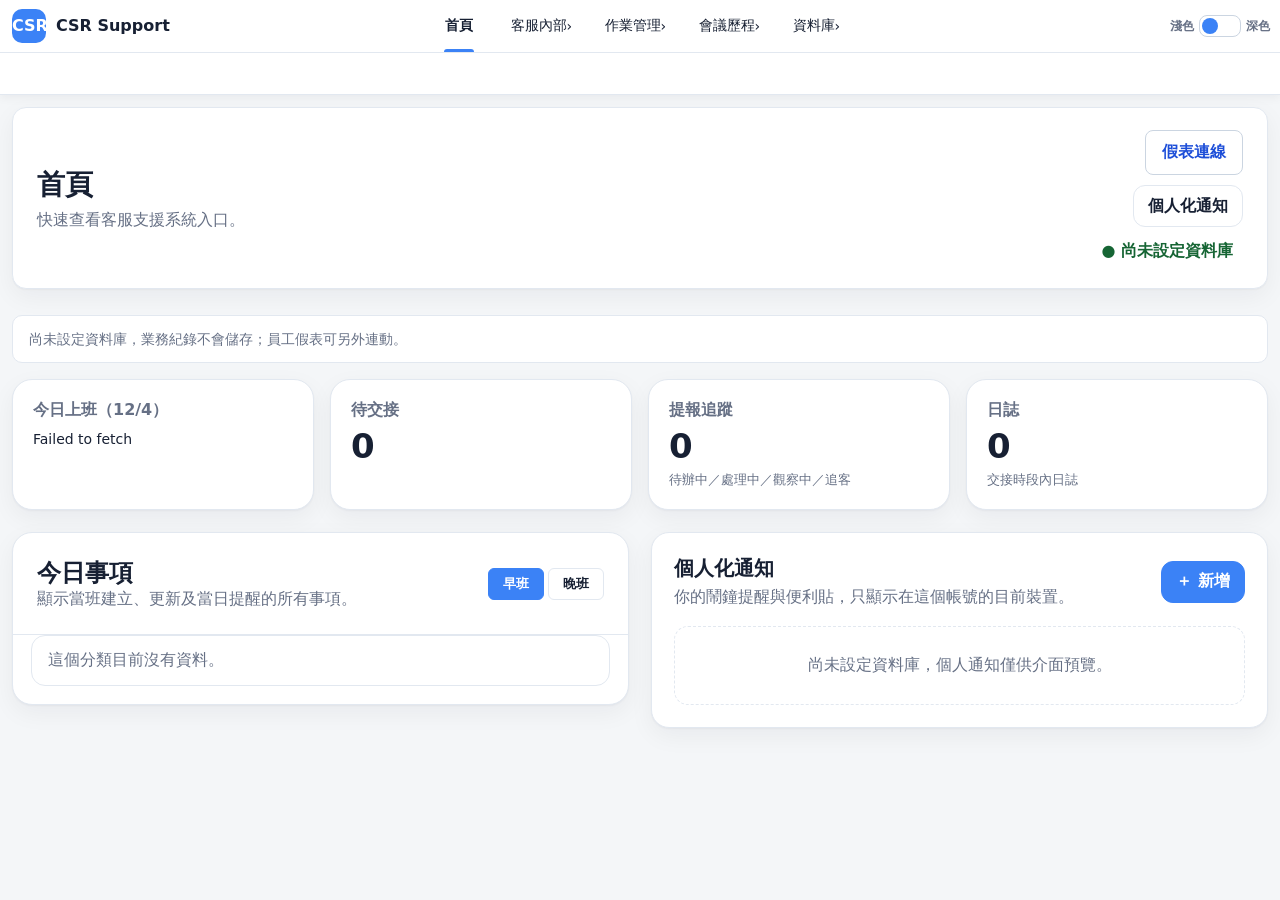
<file: index.html>
<!doctype html>
<html lang="zh-Hant">
<head>
  <meta charset="utf-8" />
  <meta name="viewport" content="width=device-width, initial-scale=1" />
  <title>首頁｜OMNIPLAY 客服系統</title>
  <link rel="stylesheet" href="assets/styles.css?v=20260827-dark-view-fix" />
  <style>
    .personal-notification-repeat { margin-bottom: 14px; }
    #personalNotificationTimeField[hidden], #personalNotificationRepeatField[hidden] { display: none; }
    .personal-notification-custom-repeat { margin: -2px 0 16px; padding: 16px; border: 1px solid var(--border); border-radius: 14px; background: var(--surface); }
    .personal-notification-custom-repeat[hidden] { display: none; }
    .personal-notification-repeat-title { margin-bottom: 16px; font-size: 17px; font-weight: 900; }
    .personal-notification-repeat-row { display: grid; grid-template-columns: auto 80px minmax(100px, 1fr); gap: 8px; align-items: center; margin-bottom: 18px; }
    .personal-notification-repeat-row input, .personal-notification-repeat-row select,
    .personal-notification-repeat-end input[type="date"], .personal-notification-repeat-end input[type="number"] { min-width: 0; padding: 10px; border: 1px solid var(--border); border-radius: 9px; color: var(--text); background: var(--panel-solid); font: inherit; }
    .personal-notification-repeat-end { display: grid; gap: 12px; padding: 0; border: 0; }
    .personal-notification-repeat-end legend { margin-bottom: 12px; font-weight: 800; }
    .personal-notification-repeat-end label { display: grid; grid-template-columns: 22px auto minmax(0, 1fr); gap: 8px; align-items: center; font-weight: 500; }
    .personal-notification-repeat-end label:first-of-type { grid-template-columns: 22px auto; }
    .personal-note-repeat { display: block; margin-top: 5px; color: #475569; font-weight: 800; }
    @media (max-width: 720px) { .personal-notification-repeat-row { grid-template-columns: auto 66px minmax(88px, 1fr); } }
  </style>
  <link rel="manifest" href="manifest.json" />
  <link rel="icon" type="image/png" href="assets/favicon-op.png?v=20260816" />
  <meta name="theme-color" content="#3B82F6" />
  <meta name="apple-mobile-web-app-capable" content="yes" />
  <meta name="apple-mobile-web-app-status-bar-style" content="black-translucent" />
  <link rel="apple-touch-icon" href="assets/icon-192.png" />
  <style>
    .dashboard-todo-title-row {
      display: flex;
      align-items: center;
      flex-wrap: wrap;
      gap: 10px;
    }
    .dashboard-todo-title-row h2 {
      margin: 0;
    }
    .todo-category-filter,
    .todo-event-filter {
      display: flex;
      align-items: center;
      flex-wrap: wrap;
      gap: 6px;
    }
    .todo-event-filter {
      flex-basis: 100%;
      padding-left: 0;
    }
    .todo-event-filter[hidden] {
      display: none;
    }
    .todo-category-btn {
      appearance: none;
      border: 1px solid #cbd5e1;
      border-radius: 8px;
      background: #fff;
      color: #334155;
      padding: 5px 12px;
      font: inherit;
      font-size: 14px;
      line-height: 1.4;
      cursor: pointer;
      transition: background-color .15s ease, border-color .15s ease, color .15s ease;
    }
    .todo-category-btn:hover {
      border-color: #3b82f6;
      color: #2563eb;
    }
    .todo-category-btn.active {
      border-color: #2563eb;
      background: #2563eb;
      color: #fff;
    }
    .todo-tag.schedule {
      border-color: color-mix(in srgb, var(--schedule-label-color) 55%, #cbd5e1);
      background: color-mix(in srgb, var(--schedule-label-color) 12%, #fff);
      color: var(--schedule-label-color);
    }
    .dashboard-todo-list .schedule-todo-item > a {
      display: flex;
      align-items: center;
      gap: 12px;
      overflow-x: auto;
    }
    .schedule-todo-item strong {
      flex: 0 0 auto;
      white-space: nowrap;
    }
    .schedule-todo-item .todo-tags {
      flex: 0 0 auto;
      margin-left: auto;
      white-space: nowrap;
    }
    @media (max-width: 720px) {
      .dashboard-todo-title-row {
        align-items: flex-start;
        flex-direction: column;
      }
    }
  </style>
</head>
<body>
  <section class="app-shell" aria-label="客服系統主畫面">
    <aside id="sidebar"></aside>
    <div class="sidebar-overlay" id="sidebarOverlay" aria-hidden="true"></div>

    <main class="main">
      <header class="topbar">
        <div>
          <h1>首頁</h1>
          <p>快速查看客服支援系統入口。</p>
        </div>
        <div class="topbar-actions">
          <button class="secondary" type="button" data-leave-connection>假表連線</button>
          <button class="personal-notification-open" id="personalNotificationOpen" type="button">
            <span>個人化通知</span>
            <span class="personal-notification-count" id="personalNotificationCount" hidden>0</span>
          </button>
          <div class="user-pill">● 尚未設定資料庫</div>
        </div>
      </header>
      <section class="dashboard" aria-label="首頁 dashboard">
        <div class="dashboard-stats" id="dashboardStats">
         <a class="dashboard-card today-working-card" href="service/leave.html">
            <span class="dashboard-card-label" id="todayWorkingTitle">今日上班</span>
            <div class="today-working-list" id="todayWorkingList">載入中...</div>
          </a>
          <a class="dashboard-card" href="work/handover.html">
            <span class="dashboard-card-label">待交接</span>
            <strong id="handoverFireCount">—</strong>
          </a>
          <a class="dashboard-card" href="work/report.html?tracking=open&amp;build=20260718-30" onclick="sessionStorage.setItem('reportTrackingFilter','open')">
            <span class="dashboard-card-label">提報追蹤</span>
            <strong id="trackingOpenCount">—</strong>
            <small>待辦中／處理中／觀察中／追客</small>
          </a>
          <a class="dashboard-card" href="work/log.html">
            <span class="dashboard-card-label">日誌</span>
            <strong id="shiftLogCount">—</strong>
            <small>交接時段內日誌</small>
          </a>
        </div>

        <div class="dashboard-main-columns">
        <section class="dashboard-todo-card" aria-label="今日事項列表">
          <div class="panel-heading dashboard-todo-heading">
            <div>
              <div class="dashboard-todo-title-row">
                <h2>今日事項</h2>
                <div class="todo-category-filter" id="dashboardTodoFilters" role="group" aria-label="今日事項分類篩選" hidden></div>
                <div class="todo-event-filter" id="todoEventFilter" role="group" aria-label="今日事項分頁篩選" hidden></div>
              </div>
              <p>顯示當班建立、更新及當日提醒的所有事項。</p>
            </div>
            <div class="shift-toggle" role="group" aria-label="今日事項班次切換">
              <button class="shift-btn" id="morningShiftBtn" type="button" data-shift="morning">早班</button>
              <button class="shift-btn" id="nightShiftBtn" type="button" data-shift="night">晚班</button>
            </div>
          </div>
          <ul class="dashboard-todo-list" id="dashboardTodoList">
            <li class="dashboard-empty">載入中...</li>
          </ul>
        </section>

        <section class="personal-notification-panel" aria-labelledby="personalNotificationTitle">
          <div class="personal-notification-heading">
            <div>
              <h2 id="personalNotificationTitle">個人化通知</h2>
              <p>你的鬧鐘提醒與便利貼，只顯示在這個帳號的目前裝置。</p>
            </div>
            <button class="personal-notification-add" id="personalNotificationAdd" type="button">＋ 新增</button>
          </div>
          <div class="personal-notification-list" id="personalNotificationList">
            <p class="personal-notification-empty">目前沒有個人通知，按「新增」建立第一張便利貼。</p>
          </div>
        </section>
        </div>
      </section>
    </main>
  </section>

  <div class="personal-notification-modal" id="personalNotificationModal" hidden>
    <form class="personal-notification-dialog" id="personalNotificationForm" role="dialog" aria-modal="true" aria-labelledby="personalNotificationDialogTitle">
      <div class="personal-notification-dialog-head">
        <div>
          <span class="personal-notification-kicker">只屬於你的提醒</span>
          <h2 id="personalNotificationDialogTitle">新增個人化通知</h2>
        </div>
        <button class="personal-notification-close" id="personalNotificationClose" type="button" aria-label="關閉">×</button>
      </div>
      <input id="personalNotificationId" type="hidden" />
      <label class="personal-notification-field">
        <span>類型</span>
        <select id="personalNotificationType">
          <option value="note">便利貼</option>
          <option value="alarm">鬧鐘提醒</option>
        </select>
      </label>
      <label class="personal-notification-field">
        <span>標題</span>
        <input id="personalNotificationTitleInput" maxlength="50" placeholder="例如：回覆 AM" required />
      </label>
      <label class="personal-notification-field">
        <span>內容</span>
        <textarea id="personalNotificationContent" maxlength="500" rows="4" placeholder="寫下要記得的事情…"></textarea>
      </label>
      <label class="personal-notification-field" id="personalNotificationTimeField" hidden>
        <span>提醒時間</span>
        <input id="personalNotificationTime" type="datetime-local" />
      </label>
      <div class="personal-notification-repeat" id="personalNotificationRepeatField" hidden>
        <label class="personal-notification-field">
          <span>重複</span>
          <select id="personalNotificationRepeat">
            <option value="none">不重複</option>
            <option value="daily">每天</option>
            <option value="weekly">每週</option>
            <option value="monthly">每月</option>
            <option value="custom">自定義</option>
          </select>
        </label>
        <div class="personal-notification-custom-repeat" id="personalNotificationCustomRepeat" hidden>
          <div class="personal-notification-repeat-title">↻ 自定義</div>
          <div class="personal-notification-repeat-row">
            <span>重複間隔：每</span>
            <input id="personalNotificationRepeatInterval" type="number" min="1" max="365" value="1" aria-label="重複間隔" />
            <select id="personalNotificationRepeatUnit" aria-label="重複單位">
              <option value="day">天</option><option value="week">週</option><option value="month">月</option>
            </select>
          </div>
          <fieldset class="personal-notification-repeat-end">
            <legend>結束時間</legend>
            <label><input type="radio" name="personalNotificationRepeatEnd" value="never" checked /> 無</label>
            <label><input type="radio" name="personalNotificationRepeatEnd" value="date" /> 於：<input id="personalNotificationRepeatEndDate" type="date" disabled /></label>
            <label><input type="radio" name="personalNotificationRepeatEnd" value="count" /> 次數：<input id="personalNotificationRepeatEndCount" type="number" min="1" max="999" value="1" disabled /></label>
          </fieldset>
        </div>
      </div>
      <fieldset class="personal-notification-colors">
        <legend>便利貼顏色</legend>
        <label><input type="radio" name="personalNotificationColor" value="yellow" checked><span class="color-dot yellow">黃色</span></label>
        <label><input type="radio" name="personalNotificationColor" value="blue"><span class="color-dot blue">藍色</span></label>
        <label><input type="radio" name="personalNotificationColor" value="pink"><span class="color-dot pink">粉色</span></label>
        <label><input type="radio" name="personalNotificationColor" value="green"><span class="color-dot green">綠色</span></label>
      </fieldset>
      <p class="personal-notification-form-error" id="personalNotificationFormError" role="alert"></p>
      <div class="personal-notification-actions">
        <button class="secondary-button" id="personalNotificationCancel" type="button">取消</button>
        <button class="primary-button" type="submit">儲存通知</button>
      </div>
    </form>
  </div>
  <script>
    const accountInput = document.getElementById('account');
    if (accountInput) {
      accountInput.addEventListener('compositionstart', function() {
        this.composing = true;
      });
      accountInput.addEventListener('compositionend', function() {
        this.composing = false;
        this.value = this.value.replace(/[^a-zA-Z0-9]/g, '');
      });
      accountInput.addEventListener('input', function() {
        if (!this.composing) this.value = this.value.replace(/[^a-zA-Z0-9]/g, '');
      });
    }
  </script>
  <script src="assets/leave-source.js?v=20261005-readonly"></script>
  <script src="assets/interface-only.js?v=20261005"></script>
  <script src="assets/app.js?v=20260904-show-myerp-return"></script>
  <script src="assets/dashboard.js?v=20260818-schedule-single-line"></script>
  <script src="assets/personal-notifications.js?v=20260826-completed-bottom1"></script>
</body>
</html>
</file>
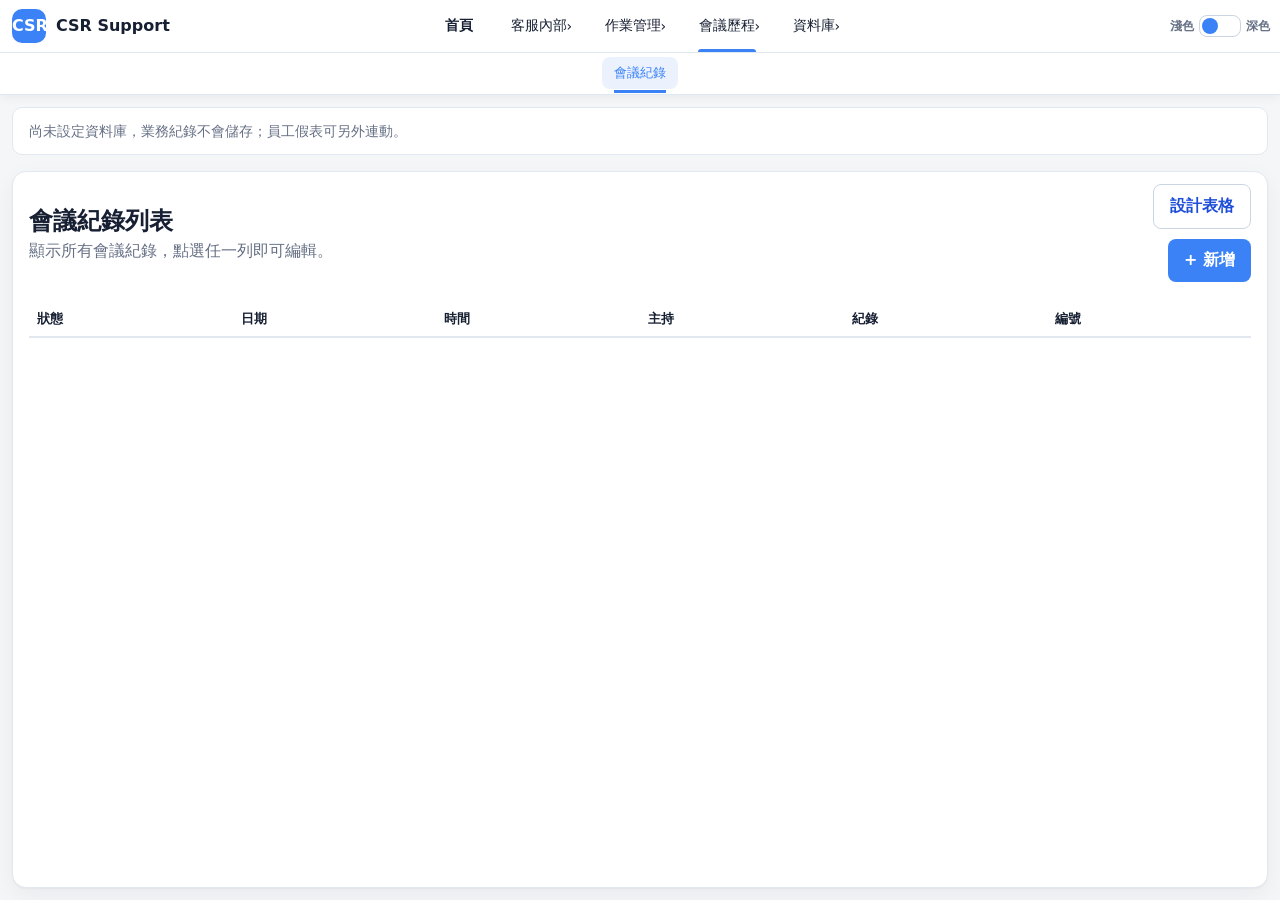
<file: meeting/meeting.html>
<!doctype html>
<html lang="zh-Hant">
<head>
  <meta charset="utf-8" />
  <meta name="viewport" content="width=device-width, initial-scale=1" />
  <meta http-equiv="Cache-Control" content="no-cache, no-store, must-revalidate" />
  <meta http-equiv="Pragma" content="no-cache" />
  <meta http-equiv="Expires" content="0" />
  <title>會議紀錄｜OMNIPLAY 客服系統</title>
  <link rel="stylesheet" href="../assets/styles.css?v=20260924-meeting-file-button-only" />
  <link rel="manifest" href="../manifest.json" />
  <link rel="icon" type="image/png" href="../assets/favicon-op.png?v=20260816" />
  <meta name="theme-color" content="#3B82F6" />
  <meta name="apple-mobile-web-app-capable" content="yes" />
  <meta name="apple-mobile-web-app-status-bar-style" content="black-translucent" />
  <link rel="apple-touch-icon" href="../assets/icon-192.png" />
</head>
<body>
  <section class="app-shell" aria-label="客服系統主畫面">
    <aside id="sidebar"></aside>
    <div class="sidebar-overlay" id="sidebarOverlay" aria-hidden="true"></div>

    <main class="main">
      <section class="ragic-card" id="meetingListView" aria-label="會議紀錄列表">
        <div class="ragic-toolbar">
          <div><h2>會議紀錄列表</h2><p>顯示所有會議紀錄，點選任一列即可編輯。</p></div>
          <div class="topbar-actions"><button class="secondary" id="designMeetingTableButton" type="button" hidden>設計表格</button><button class="primary" id="newRecordButton" type="button">+ 新增</button></div>
        </div>
        <div class="ragic-table-wrap">
          <table class="ragic-table meeting-list-table">
            <thead>
              <tr><th>狀態</th><th>日期</th><th>時間</th><th>主持</th><th>紀錄</th><th>編號</th></tr>
            </thead>
            <tbody id="meetingTableBody"></tbody>
          </table>
        </div>
      </section>
      
      <section class="ragic-card" id="meetingFormView" aria-label="會議紀錄編輯" hidden>
        <div class="ragic-form-toolbar"><h2 id="meetingFormTitle">新增會議紀錄</h2><div class="topbar-actions"><button class="secondary" id="staffSettingsButton" type="button">人員設定</button><button class="ghost danger" id="deleteMeetingButton" type="button">刪除</button><button class="primary" id="saveMeetingButton" form="meetingForm" type="submit">儲存</button><button class="secondary" id="backToListButton" type="button">返回列表</button></div></div>
        <form id="meetingForm" class="meeting-form">
          <section class="meeting-info-table" aria-label="基本資訊">
            <div class="meeting-info-cell meeting-info-datetime"><label for="meetingDate">日期／時間</label><div class="meeting-datetime-fields"><input id="meetingDate" type="date" required><input id="meetingTime" type="time" required aria-label="時間"></div></div>
            <div class="meeting-info-cell"><label for="meetingChair">主持</label><select id="meetingChair" data-staff-select required><option value="">請選擇</option></select></div>
            <div class="meeting-info-cell"><label for="meetingRecorder">紀錄</label><select id="meetingRecorder" data-staff-select required><option value="">請選擇</option></select></div>
            <div class="meeting-info-cell"><label for="meetingSerial">編號</label><input id="meetingSerial" type="text" readonly></div>
            <div class="meeting-info-cell"><label for="meetingLocation">地點</label><select id="meetingLocation"></select></div>
            <div class="meeting-info-cell"><label for="meetingStatus">會議狀態</label><select id="meetingStatus"><option value="auto">自動判斷</option><option value="completed">已完成</option><option value="postponed">延期</option><option value="cancelled">取消</option></select></div>
            <div class="meeting-info-cell"><label for="meetingMorningAttendeesDisplay">早 - 出席</label><div class="multi-select" data-attendee-dropdown="meetingMorningAttendees"><select id="meetingMorningAttendees" data-staff-select multiple hidden></select><div class="multi-select-display" id="meetingMorningAttendeesDisplay">請選擇</div><div class="multi-select-dropdown" role="listbox" aria-multiselectable="true"></div></div></div>
            <div class="meeting-info-cell"><label for="meetingEveningAttendeesDisplay">晚 - 出席</label><div class="multi-select" data-attendee-dropdown="meetingEveningAttendees"><select id="meetingEveningAttendees" data-staff-select multiple hidden></select><div class="multi-select-display" id="meetingEveningAttendeesDisplay">請選擇</div><div class="multi-select-dropdown" role="listbox" aria-multiselectable="true"></div></div></div>
            <div class="meeting-info-cell meeting-info-files"><label for="meetingFileInput">檔案</label><div class="meeting-file-upload" id="meetingFileDropZone" tabindex="0"><div>Ctrl+V 貼上檔案</div><input id="meetingFileInput" type="file" multiple accept="image/*,video/*,.pdf,.doc,.docx,.xls,.xlsx,.ppt,.pptx,.txt"><div class="meeting-file-list" id="meetingFileList"></div></div></div>
            <div class="meeting-info-cell meeting-info-note"><label for="meetingNote">備註</label><input id="meetingNote" type="text" autocomplete="off"></div>
          </section>

          <section class="meeting-tabs-section" aria-label="會議內容分頁">
            <div class="meeting-tabs" id="meetingTabs" role="tablist"></div><div id="meetingTabPanels"></div>
          </section>
        <datalist id="meetingStaffOptions"></datalist>
        </form>
      </section>

      <div class="ragic-modal" id="meetingTableDesignModal" hidden>
        <div class="ragic-modal-card staff-settings-card">
          <div class="ragic-form-toolbar"><h2>設計表格</h2><button class="ghost" id="closeMeetingTableDesignModal" type="button">關閉</button></div>
          <div class="staff-settings-body">
            <label for="meetingDefaultTabsInput">預設會議內容分頁（每行一個分頁名稱）</label>
            <textarea id="meetingDefaultTabsInput" rows="8" placeholder="技術會議&#10;客服會議"></textarea>
            <button class="primary" id="saveMeetingTableDesignButton" type="button">儲存設計</button>
          </div>
        </div>
      </div>
      
      <div class="ragic-modal" id="staffSettingsModal" hidden>
        <div class="ragic-modal-card staff-settings-card">
          <div class="ragic-form-toolbar"><h2>人員設定</h2><button class="ghost" id="closeStaffSettingsModal" type="button">關閉</button></div>
          <div class="staff-settings-body">
            <div class="staff-settings-add"><input id="staffSettingsName" type="text" placeholder="輸入人員姓名"><button class="primary" id="addStaffSettingsName" type="button">新增</button></div>
            <div class="staff-settings-list" id="staffSettingsList"></div>
          </div>
        </div>
      </div>
      
      <div class="ragic-modal" id="meetingImageModal" hidden>
        <div class="ragic-modal-card ragic-image-modal-card">
          <div class="ragic-form-toolbar"><h2>圖片</h2><a class="ghost" id="meetingOpenOriginal" target="_blank" rel="noopener">開啟原圖</a><button class="ghost" id="meetingImageFullscreen" type="button">全螢幕</button><button class="ghost" id="closeMeetingImageModal" type="button">關閉</button></div>
          <img id="meetingPreviewImage" alt="放大圖片預覽">
        </div>
      </div>
      
      <div class="ragic-modal" id="meetingFilePreviewModal" hidden>
        <div class="ragic-modal-card meeting-file-preview-card">
          <div class="ragic-form-toolbar"><h2 id="meetingFilePreviewTitle">檔案預覽</h2><button class="ghost" id="closeMeetingFilePreviewModal" type="button">關閉</button></div>
          <div class="meeting-file-preview-body" id="meetingFilePreviewBody"></div>
        </div>
      </div>
    </main>
  </section>

  <script src="../assets/interface-only.js?v=20261005"></script>
  <script src="../assets/app.js?v=20260904-show-myerp-return"></script>
  <script src="../assets/meeting.js?v=20261005-date-desc"></script>
</body>
</html>
</file>
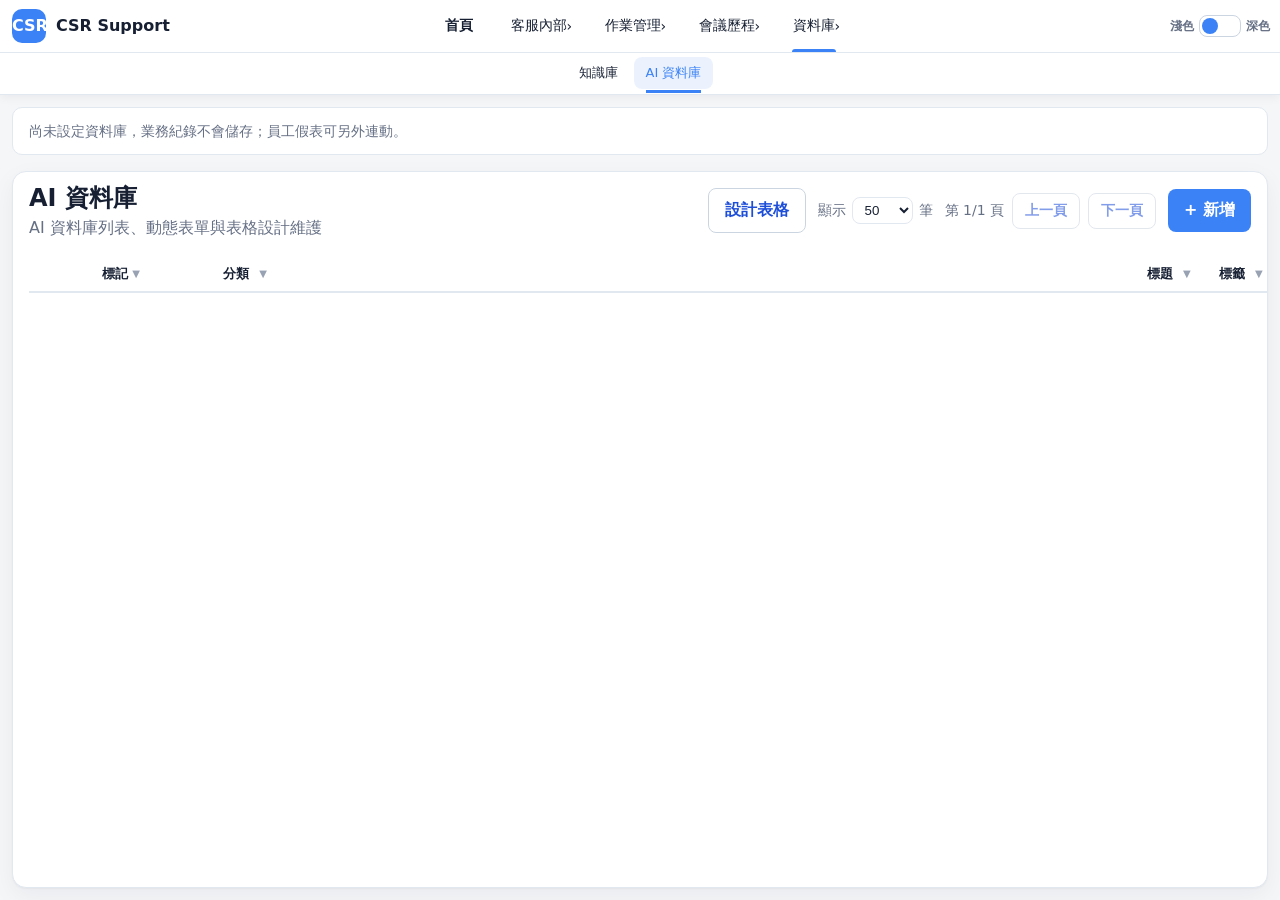
<file: resource/ai-database.html>
<!doctype html>
<html lang="zh-Hant">
<head>
  <meta charset="utf-8" />
  <meta name="viewport" content="width=device-width, initial-scale=1" />
  <title>AI 資料庫｜OMNIPLAY 客服系統</title>
  <link rel="stylesheet" href="../assets/styles.css?v=20261007-field-font-size" />
  <link rel="manifest" href="../manifest.json" />
  <link rel="icon" type="image/png" href="../assets/favicon-op.png?v=20260816" />
  <meta name="theme-color" content="#3B82F6" />
  <meta name="apple-mobile-web-app-capable" content="yes" />
  <meta name="apple-mobile-web-app-status-bar-style" content="black-translucent" />
  <link rel="apple-touch-icon" href="../assets/icon-192.png" />
</head>
<body>
  <section class="app-shell" aria-label="客服系統主畫面">
    <aside id="sidebar"></aside>
    <div class="sidebar-overlay" id="sidebarOverlay" aria-hidden="true"></div>

    <main class="main">
      <header class="topbar">
        <div>
          <h1>AI 資料庫</h1>
          <p>AI 相關資料與內容維護。</p>
        </div>
        <div class="topbar-actions">
          <button class="secondary" id="designTableButton" type="button" hidden>設計表格</button>
          <div class="user-pill">● 尚未設定資料庫</div>
        </div>
      </header>
      <section class="ragic-card" id="ragicListView" aria-label="列表視圖">
        <div class="ragic-toolbar">
          <div><h2 id="ragicTitle"></h2><p id="ragicSubtitle"></p></div>
          <button class="primary" id="newRecordButton" type="button">+ 新增</button>
        </div>
        <div class="ragic-table-wrap">
          <table class="ragic-table">
            <thead><tr id="ragicHeaderRow"></tr></thead>
            <tbody id="ragicTableBody"></tbody>
          </table>
        </div>
      </section>
      <section class="ragic-card" id="ragicFormView" aria-label="主表單視圖" hidden>
        <div class="ragic-form-toolbar"><h2></h2><button class="secondary" id="backToListButton" type="button">返回列表</button></div>
        <form id="ragicForm"></form>
        <div class="ragic-actions">
          <button class="ghost danger" id="deleteButton" type="button">刪除</button>
          <button class="primary" form="ragicForm" type="submit">儲存</button>
        </div>
      </section>
    </main>
  </section>

  <script src="../assets/interface-only.js?v=20261005"></script>
  <script src="../assets/app.js?v=20260904-show-myerp-return"></script>
  <script src="../assets/ragic-table.js?v=20261007-field-font-size"></script>
  <script>
    initRagicPage({
      title: 'AI 資料庫',
      collection: 'aiDatabase',
      fields: [
        { key: 'category', label: '分類', type: 'text' },
        { key: 'title', label: '標題', type: 'text' },
        { key: 'content', label: '內容', type: 'textarea', rows: 5 },
        { key: 'tags', label: '標籤', type: 'text' },
        { key: 'createdDate', label: '建立日期', type: 'date', defaultToday: true }
      ],
      listColumns: ['category', 'title', 'tags', 'createdDate']
    });
  </script>
</body>
</html>
</file>
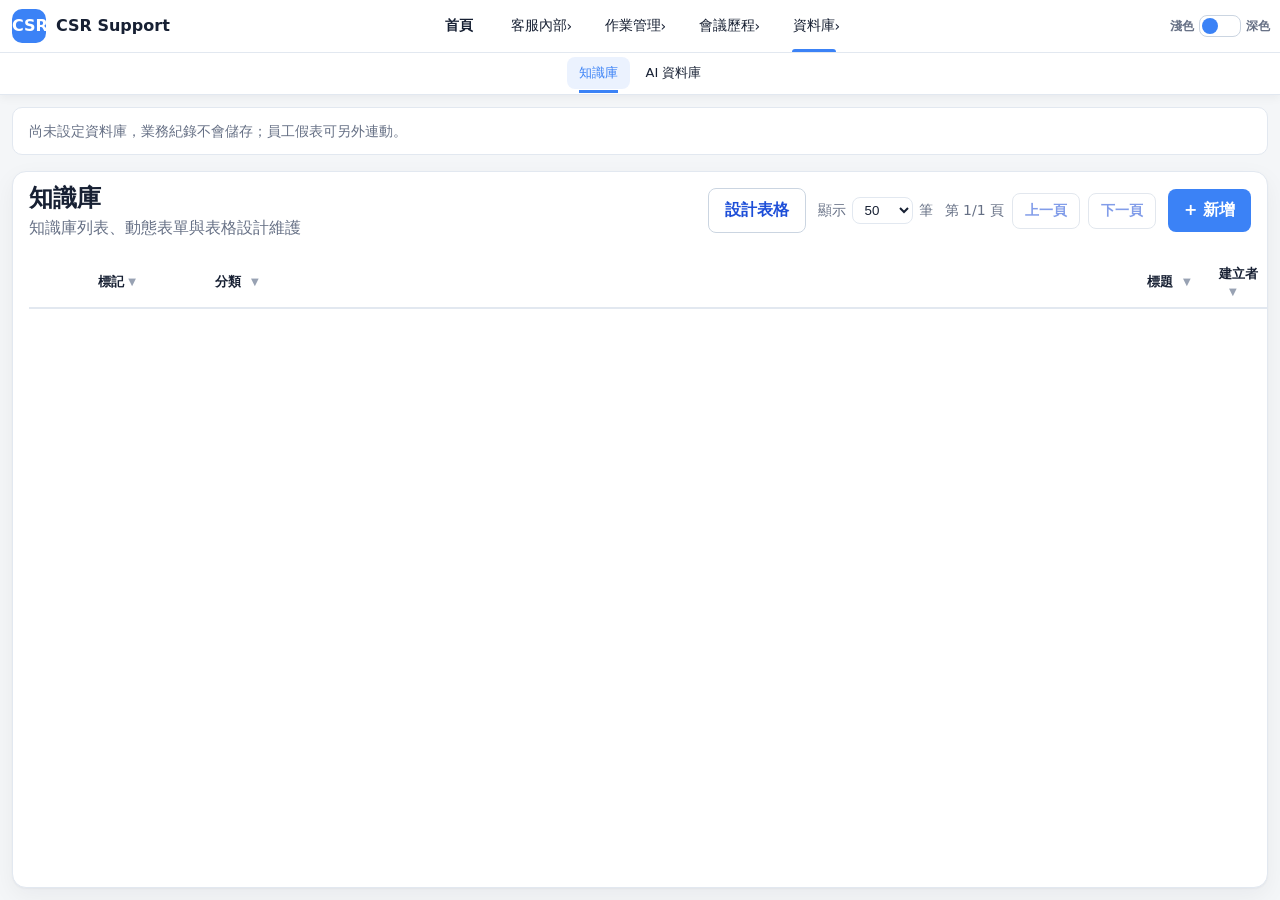
<file: resource/knowledge.html>
<!doctype html>
<html lang="zh-Hant">
<head>
  <meta charset="utf-8" />
  <meta name="viewport" content="width=device-width, initial-scale=1" />
  <title>知識庫｜OMNIPLAY 客服系統</title>
  <link rel="stylesheet" href="../assets/styles.css?v=20261007-field-font-size" />
  <link rel="manifest" href="../manifest.json" />
  <link rel="icon" type="image/png" href="../assets/favicon-op.png?v=20260816" />
  <meta name="theme-color" content="#3B82F6" />
  <meta name="apple-mobile-web-app-capable" content="yes" />
  <meta name="apple-mobile-web-app-status-bar-style" content="black-translucent" />
  <link rel="apple-touch-icon" href="../assets/icon-192.png" />
</head>
<body>
  <section class="app-shell" aria-label="客服系統主畫面">
    <aside id="sidebar"></aside>
    <div class="sidebar-overlay" id="sidebarOverlay" aria-hidden="true"></div>

    <main class="main">
      <header class="topbar">
        <div>
          <h1>知識庫</h1>
          <p>客服知識文件入口。</p>
        </div>
        <div class="topbar-actions">
          <button class="secondary" id="designTableButton" type="button" hidden>設計表格</button>
          <div class="user-pill">● 尚未設定資料庫</div>
        </div>
      </header>
      <section class="ragic-card" id="ragicListView" aria-label="列表視圖">
        <div class="ragic-toolbar">
          <div><h2 id="ragicTitle"></h2><p id="ragicSubtitle"></p></div>
          <button class="primary" id="newRecordButton" type="button">+ 新增</button>
        </div>
        <div class="ragic-table-wrap">
          <table class="ragic-table">
            <thead><tr id="ragicHeaderRow"></tr></thead>
            <tbody id="ragicTableBody"></tbody>
          </table>
        </div>
      </section>
      <section class="ragic-card" id="ragicFormView" aria-label="主表單視圖" hidden>
        <div class="ragic-form-toolbar"><h2></h2><button class="secondary" id="backToListButton" type="button">返回列表</button></div>
        <form id="ragicForm"></form>
        <div class="ragic-actions">
          <button class="ghost danger" id="deleteButton" type="button">刪除</button>
          <button class="primary" form="ragicForm" type="submit">儲存</button>
        </div>
      </section>
    </main>
  </section>

  <script src="../assets/interface-only.js?v=20261005"></script>
  <script src="../assets/app.js?v=20260904-show-myerp-return"></script>
  <script src="../assets/ragic-table.js?v=20261007-field-font-size"></script>
  <script>
    initRagicPage({
      title: '知識庫',
      collection: 'knowledge',
      fields: [
        { key: 'category', label: '分類', type: 'text' },
        { key: 'title', label: '標題', type: 'text' },
        { key: 'content', label: '內容', type: 'textarea', rows: 5 },
        { key: 'creator', label: '建立者', type: 'text' },
        { key: 'createdDate', label: '建立日期', type: 'date', defaultToday: true }
      ],
      listColumns: ['category', 'title', 'creator', 'createdDate']
    });
  </script>
</body>
</html>
</file>
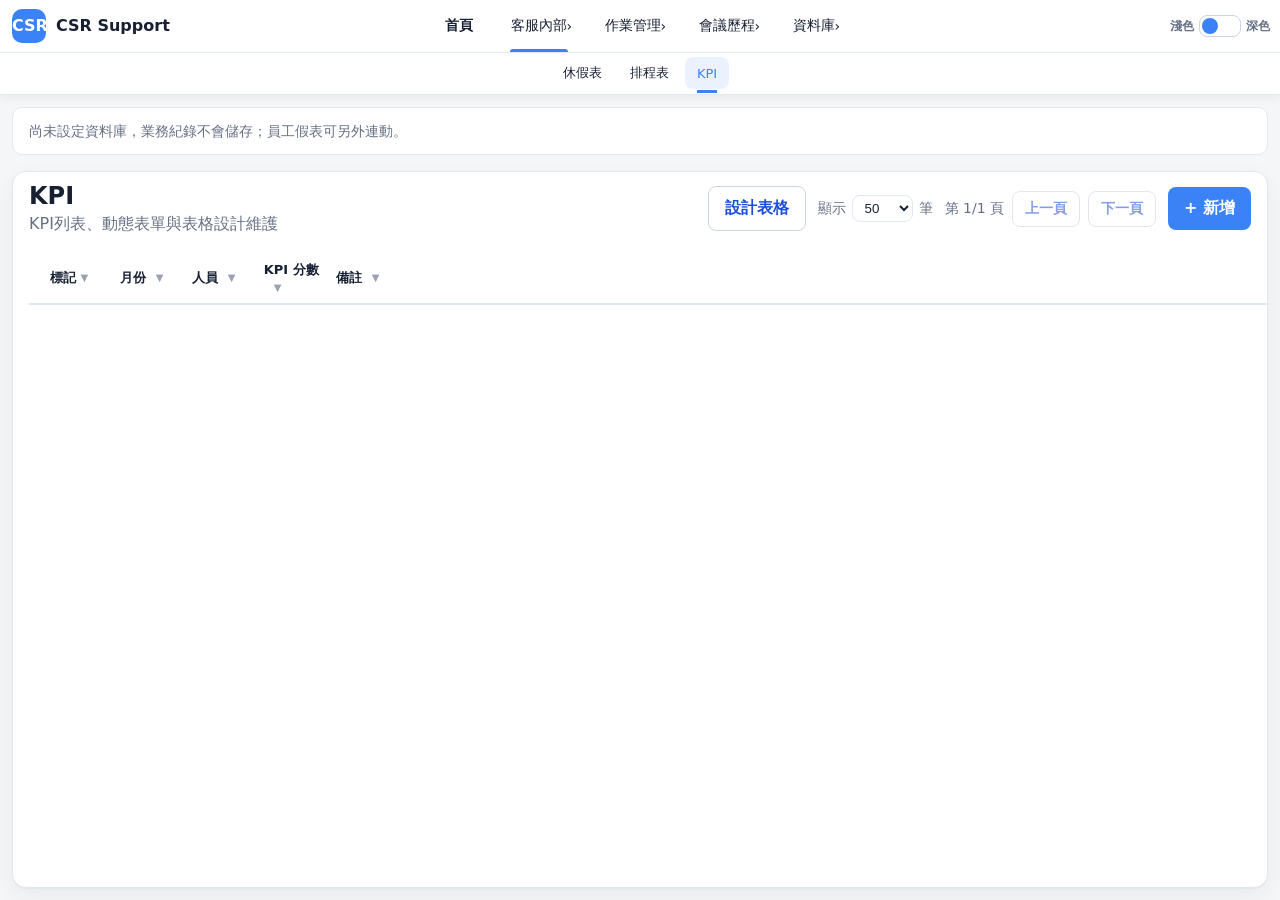
<file: service/kpi.html>
<!doctype html>
<html lang="zh-Hant">
<head>
  <meta charset="utf-8" />
  <meta name="viewport" content="width=device-width, initial-scale=1" />
  <title>KPI｜OMNIPLAY 客服系統</title>
  <link rel="stylesheet" href="../assets/styles.css?v=20261007-field-font-size" />
  <link rel="manifest" href="../manifest.json" />
  <link rel="icon" type="image/png" href="../assets/favicon-op.png?v=20260816" />
  <meta name="theme-color" content="#3B82F6" />
  <meta name="apple-mobile-web-app-capable" content="yes" />
  <meta name="apple-mobile-web-app-status-bar-style" content="black-translucent" />
  <link rel="apple-touch-icon" href="../assets/icon-192.png" />
</head>
<body>
  <section class="app-shell" aria-label="客服系統主畫面">
    <aside id="sidebar"></aside>
    <div class="sidebar-overlay" id="sidebarOverlay" aria-hidden="true"></div>

    <main class="main">
      <header class="topbar">
        <div>
          <h1>KPI</h1>
          <p>客服 KPI 指標與績效資料維護。</p>
        </div>
        <div class="user-pill">● 尚未設定資料庫</div>
      </header>
      <section class="ragic-card" id="ragicListView" aria-label="列表視圖">
        <div class="ragic-toolbar">
          <div><h2 id="ragicTitle"></h2><p id="ragicSubtitle"></p></div>
          <button class="primary" id="newRecordButton" type="button">+ 新增</button>
        </div>
        <div class="ragic-table-wrap">
          <table class="ragic-table">
            <thead><tr id="ragicHeaderRow"></tr></thead>
            <tbody id="ragicTableBody"></tbody>
          </table>
        </div>
      </section>
      <section class="ragic-card" id="ragicFormView" aria-label="主表單視圖" hidden>
        <div class="ragic-form-toolbar"><h2></h2><button class="secondary" id="backToListButton" type="button">返回列表</button></div>
        <form id="ragicForm"></form>
        <div class="ragic-actions">
          <button class="ghost danger" id="deleteButton" type="button">刪除</button>
          <button class="primary" form="ragicForm" type="submit">儲存</button>
        </div>
      </section>
    </main>
  </section>

  <script src="../assets/interface-only.js?v=20261005"></script>
  <script src="../assets/app.js?v=20260904-show-myerp-return"></script>
  <script src="../assets/ragic-table.js?v=20261007-field-font-size"></script>
  <script>
    initRagicPage({
      title: 'KPI',
      collection: 'kpi',
      fields: [
        { key: 'month', label: '月份', type: 'text' },
        { key: 'staff', label: '人員', type: 'text' },
        { key: 'score', label: 'KPI 分數', type: 'number' },
        { key: 'note', label: '備註', type: 'textarea' }
      ],
      listColumns: ['month', 'staff', 'score', 'note']
    });
  </script>
</body>
</html>
</file>
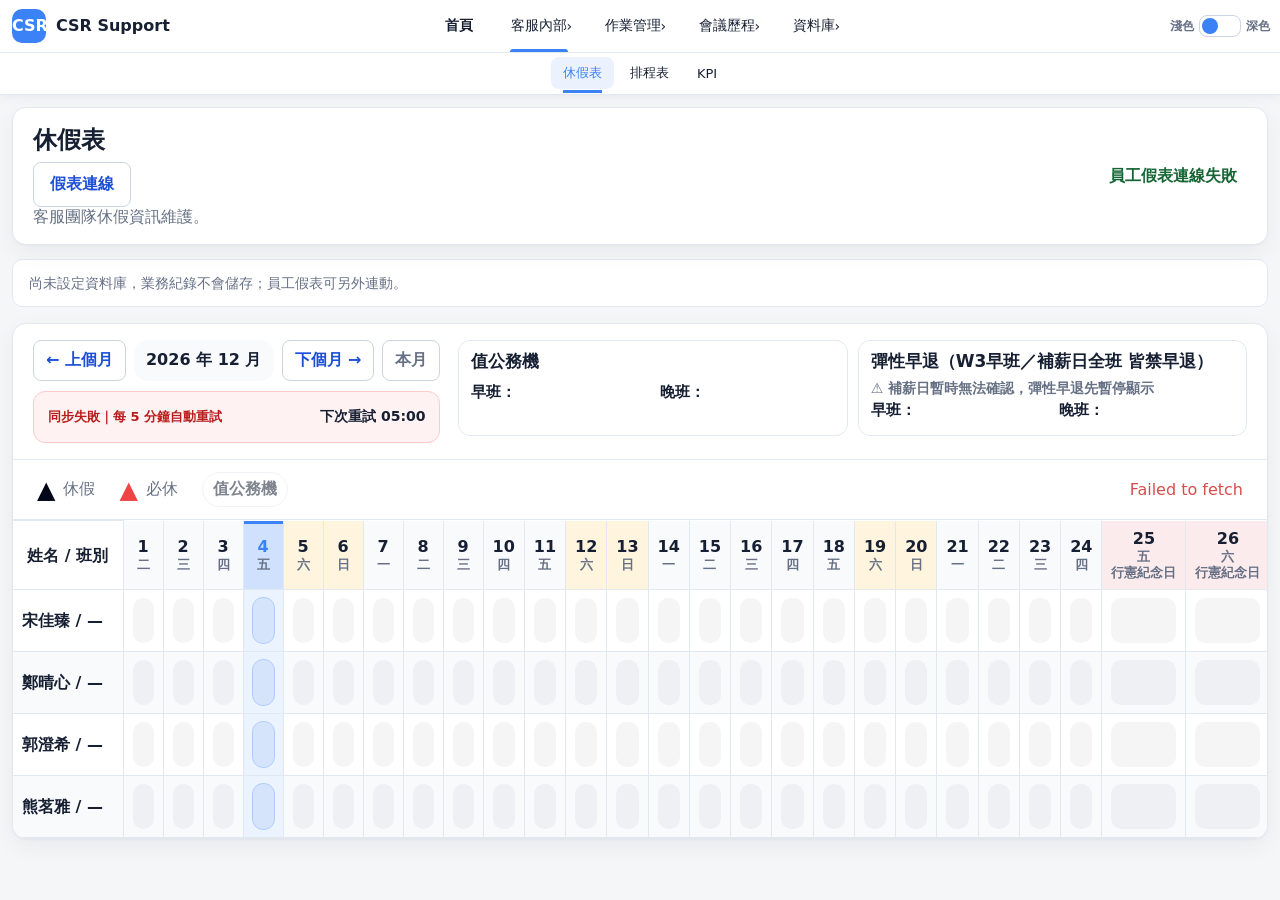
<file: service/leave.html>
<!doctype html>
<html lang="zh-Hant">
<head>
  <meta charset="utf-8" />
  <meta name="viewport" content="width=device-width, initial-scale=1" />
  <title>休假表｜OMNIPLAY 客服系統</title>
  <link rel="stylesheet" href="../assets/styles.css?v=20260827-dark-view-fix" />
  <style>
    .external-leave-label { display: inline-block; margin-left: 0; font-size: 11px; line-height: 1; font-weight: 800; color: var(--text); }
    .leave-table .name-col { left: 0; min-width: 110px; width: 110px; max-width: 110px; }
    .leave-toolbar-wrap { display: flex; flex-direction: column; gap: 10px; min-width: 350px; }
    .leave-sync-time { display: flex; align-items: center; justify-content: space-between; gap: 12px; min-height: 52px; padding: 10px 14px; border: 1px solid var(--border); border-radius: 12px; background: var(--surface-muted); color: var(--text-secondary); }
    .leave-sync-time span { font-size: 13px; font-weight: 700; }
    .leave-sync-time strong { color: var(--text); font-size: 14px; }
    .leave-sync-time.is-error { border-color: #fecaca; background: #fef2f2; }
    .leave-sync-time.is-error span { color: #b91c1c; }
    .leave-summary-cards { flex: 1; min-width: 0; display: grid; grid-template-columns: repeat(2, minmax(0, 1fr)); gap: 10px; }
    .leave-summary-card { min-width: 0; max-height: 132px; overflow: auto; padding: 9px 12px; border: 1px solid var(--border); border-radius: 12px; background: var(--surface); }
    .leave-summary-card h3 { margin: 0 0 7px; font-size: 17px; line-height: 1.35; }
    .leave-paymakeup-note { margin: -3px 0 7px; font-size: 14px; font-weight: 700; color: #f59e0b; }
    .pay-makeup-tag { color: #f59e0b; font-weight: 700; }
    .leave-summary-card-content { display: grid; grid-template-columns: repeat(2, minmax(0, 1fr)); gap: 14px; font-size: 15px; line-height: 1.65; }
    .leave-summary-shift > strong { display: block; margin-bottom: 3px; font-size: 15px; }
    .leave-summary-shift ul { margin: 0; padding-left: 18px; }
    .leave-summary-shift li { margin: 2px 0; white-space: normal; }
    .leave-table th, .leave-table td { font-size: 15px; }
    .leave-table .name-col { font-size: 16px; line-height: 1.35; }
    .leave-table .name-col small { font-size: 14px; }
    .leave-table .day-col span { font-size: 16px; font-weight: 800; }
    .leave-table .day-col small { font-size: 13px; line-height: 1.25; }
    .leave-table .leave-cell-button { font-size: 17px; }
    .leave-table .external-leave-label, .leave-table .special-icons { font-size: 16px; font-weight: 800; }
    .leave-table .day-col.is-today { background: color-mix(in srgb, var(--primary) 24%, var(--surface)) !important; box-shadow: inset 0 3px 0 var(--primary); color: var(--primary); }
    .leave-table .leave-day.is-today { background: color-mix(in srgb, var(--primary) 10%, var(--surface)) !important; }
    .leave-table .leave-day.is-today .leave-cell-button { background: color-mix(in srgb, var(--primary) 18%, var(--surface-muted)); outline: 1px solid color-mix(in srgb, var(--primary) 35%, transparent); }
    @media (max-width: 1024px) {
      .leave-heading {
        display: grid;
        grid-template-columns: minmax(0, 1fr);
        align-items: start;
      }
      .leave-toolbar {
        width: 100%;
        justify-content: flex-start;
      }
      .leave-summary-cards {
        width: 100%;
        grid-template-columns: repeat(2, minmax(0, 1fr));
      }
      .leave-summary-card-content { grid-template-columns: 1fr 1fr; }
    }
    @media (max-width: 700px) {
      .leave-toolbar-wrap {
        width: 100%;
        min-width: 0;
      }
      .leave-toolbar {
        display: grid !important;
        grid-template-columns: minmax(0, 1fr) auto minmax(0, 1fr);
        width: 100%;
        gap: 8px;
      }
      .leave-toolbar .secondary-button,
      .leave-toolbar .ghost-button {
        width: 100%;
        min-width: 0;
        padding-inline: 8px;
        white-space: nowrap;
      }
      #leaveMonthLabel {
        align-self: center;
        white-space: nowrap;
      }
      #todayLeaveMonth { grid-column: 1 / -1; }
      .leave-sync-time {
        min-height: 46px;
        padding: 8px 10px;
      }
      .leave-summary-cards {
        grid-template-columns: minmax(0, 1fr);
      }
      .leave-summary-card {
        max-height: none;
      }
      .leave-summary-card-content {
        grid-template-columns: repeat(2, minmax(0, 1fr));
        gap: 10px;
        font-size: 14px;
      }
      .leave-meta { padding: 10px; }
      .leave-legend {
        display: flex;
        align-items: center;
        gap: 8px;
        flex-wrap: wrap;
      }
      .leave-table-wrap {
        max-height: none;
        padding: 0 !important;
      }
      .leave-table {
        width: max-content;
        min-width: max-content !important;
        table-layout: auto;
      }
      .leave-table .name-col {
        min-width: 104px;
        width: 104px;
        max-width: 104px;
      }
      .leave-table .day-col,
      .leave-table .leave-day {
        min-width: 44px;
        width: 44px;
      }
    }
  </style>
  <link rel="manifest" href="../manifest.json" />
  <link rel="icon" type="image/png" href="../assets/favicon-op.png?v=20260816" />
  <meta name="theme-color" content="#3B82F6" />
  <meta name="apple-mobile-web-app-capable" content="yes" />
  <meta name="apple-mobile-web-app-status-bar-style" content="black-translucent" />
  <link rel="apple-touch-icon" href="../assets/icon-192.png" />
</head>
<body>
  <section class="app-shell" aria-label="客服系統主畫面">
    <aside id="sidebar"></aside>
    <div class="sidebar-overlay" id="sidebarOverlay" aria-hidden="true"></div>

    <main class="main">
      <header class="topbar">
        <div>
          <h1>休假表</h1><button class="secondary" type="button" data-leave-connection>假表連線</button>
          <p>客服團隊休假資訊維護。</p>
        </div>
        <div class="user-pill" id="leaveSourceStatus">● 休假資料連動中</div>
      </header>
      <section class="leave-panel" aria-label="休假表">
        <div class="panel-heading leave-heading">
         <div class="leave-toolbar-wrap">
           <div class="leave-toolbar" aria-label="月份切換與特殊標記">
              <button class="secondary-button" id="prevLeaveMonth" type="button">← 上個月</button>
              <strong id="leaveMonthLabel">—</strong>
              <button class="secondary-button" id="nextLeaveMonth" type="button">下個月 →</button>
              <button class="ghost-button" id="todayLeaveMonth" type="button">本月</button>
            </div>
            <div class="leave-sync-time" id="leaveSyncTime" aria-live="polite">
              <span>每 5 分鐘自動更新</span>
              <strong>下次更新 05:00</strong>
            </div>
          </div>
          <div class="leave-summary-cards" aria-label="當月排班摘要">
            <section class="leave-summary-card">
              <h3>值公務機</h3>
              <div class="leave-summary-card-content" id="phoneDutySummary">載入中...</div>
            </section>
            <section class="leave-summary-card">
              <h3>彈性早退（W3早班／補薪日全班 皆禁早退）</h3>
              <p class="leave-paymakeup-note" id="payMakeupNote" hidden></p>
              <div class="leave-summary-card-content" id="flexibleLeaveSummary">載入中...</div>
            </section>
          </div>
        </div>

        <div class="leave-meta">
          <p id="leaveLegend" class="leave-legend"><span class="leave-marker">▲</span> 休假　<span class="leave-marker is-required">▲</span> 必休　<button class="leave-legend-button special-mode-button" id="phoneSpecialMode" type="button" data-special="phone" aria-pressed="false" title="先點此按鈕，再點休假表的空白格，即可新增或移除值公務機">值公務機</button></p>
          <p class="leave-status" id="leaveStatus" data-type="info" hidden></p>
        </div>

        <div class="leave-table-wrap" aria-label="可左右滑動的休假表">
          <table class="leave-table" id="leaveTable">
            <thead id="leaveTableHead"></thead>
            <tbody id="leaveTableBody"></tbody>
          </table>
        </div>
      </section>
      
    </main>
  </section>

  <script src="../assets/leave-source.js?v=20261005-readonly"></script>
  <script src="../assets/interface-only.js?v=20261005"></script>
  <script src="../assets/app.js?v=20260904-show-myerp-return"></script>
  <script src="../assets/leave.js?v=20261005-paymakeup-failclosed"></script>
</body>
</html>
</file>
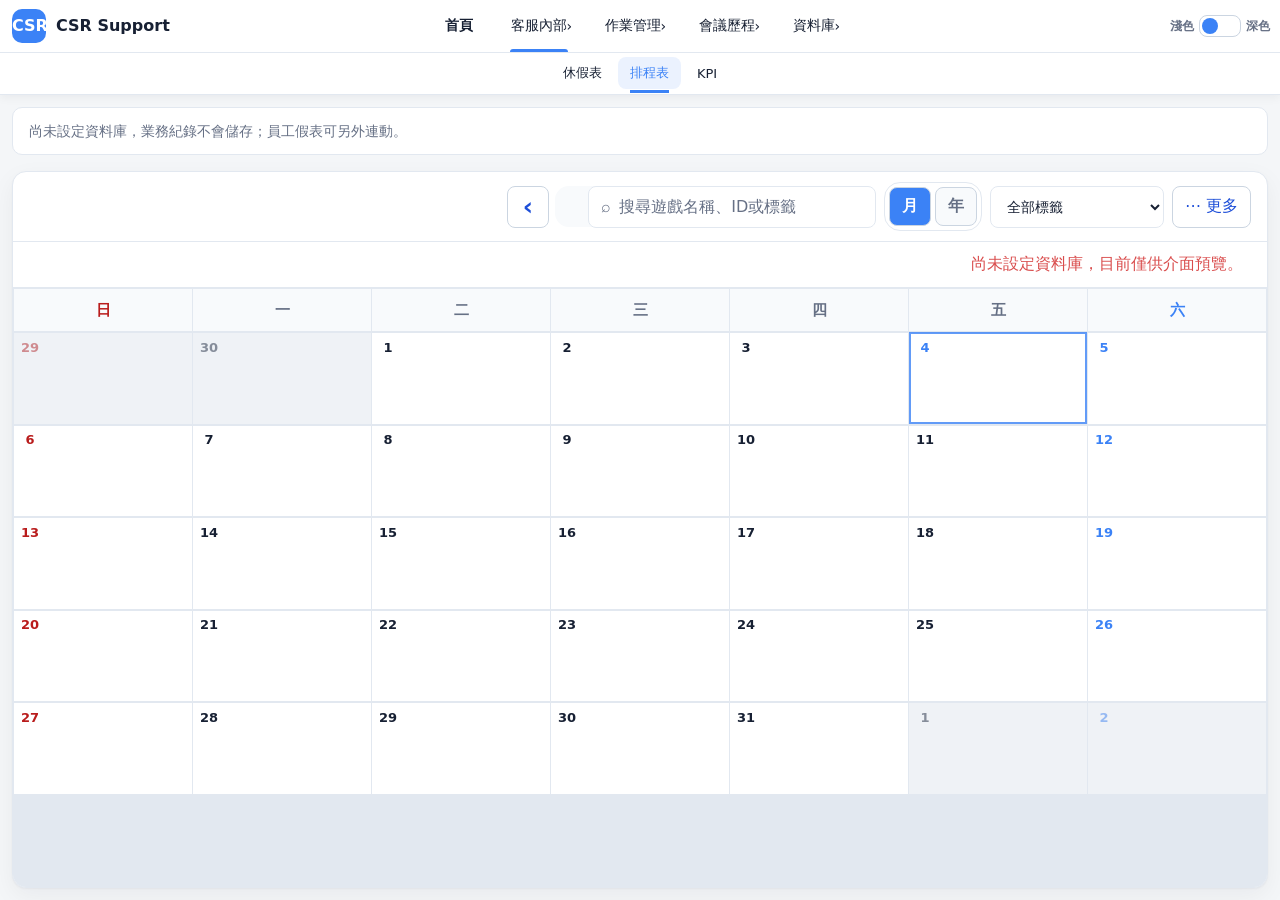
<file: service/schedule.html>
<!doctype html>
<html lang="zh-Hant">
<head>
  <meta charset="utf-8" />
  <meta name="viewport" content="width=device-width, initial-scale=1" />
  <title>排程表｜OMNIPLAY 客服系統</title>
  <link rel="stylesheet" href="../assets/styles.css?v=20260909-schedule-search2" />
  <style>
    .day-agenda-heading-actions { display: flex; align-items: center; gap: 8px; }
    .day-agenda-heading-actions .primary-button { min-height: 38px; padding: 7px 12px; white-space: nowrap; }

    .game-pm-confirmed[hidden], .first-launch-other-platform[hidden], .first-launch-other-platform-dates[hidden] { display: none !important; }
    .first-launch-other-platform { display: grid; gap: 12px; padding: 14px 16px; border: 1px solid #d8e3f0; border-radius: 12px; background: #f8fbff; }
    .schedule-form .first-launch-other-platform-toggle {
      display: flex !important;
      flex-direction: row !important;
      align-items: center;
      gap: 12px;
      width: 100%;
      margin: 0;
      cursor: pointer;
    }
    .schedule-form .first-launch-other-platform-toggle input[type="checkbox"] {
      flex: 0 0 20px;
      width: 20px !important;
      min-width: 20px !important;
      max-width: 20px !important;
      height: 20px !important;
      min-height: 20px !important;
      margin: 0 !important;
      padding: 0 !important;
      accent-color: var(--primary);
    }
    .first-launch-other-platform-copy { display: grid; gap: 2px; min-width: 0; text-align: left; }
    .first-launch-other-platform-copy strong { color: var(--text); font-size: 14px; line-height: 1.4; }
    .first-launch-other-platform-copy small { color: var(--text-secondary); font-size: 12px; font-weight: 500; line-height: 1.4; }
    .first-launch-other-platform-dates { display: grid; grid-template-columns: repeat(2, minmax(0, 1fr)); gap: 12px; padding-top: 12px; border-top: 1px solid #d8e3f0; }
    @media (max-width: 640px) {
      .first-launch-other-platform { padding: 12px; }
      .first-launch-other-platform-dates { grid-template-columns: 1fr; }
    }
    /* Make the automatic-sync status readable in both light and dark themes. */
    .schedule-sync-countdown {
      border-color: #60a5fa !important;
      background: #dbeafe !important;
      color: #1e40af !important;
      box-shadow: inset 0 0 0 1px rgba(37, 99, 235, .12);
      font-weight: 800 !important;
    }
    .schedule-sync-countdown.is-syncing {
      border-color: #f59e0b !important;
      background: #fef3c7 !important;
      color: #92400e !important;
    }
    .schedule-sync-countdown.is-error {
      border-color: #ef4444 !important;
      background: #fee2e2 !important;
      color: #991b1b !important;
    }
    /* Keep the change-log dialog above the fixed navigation so its top border stays visible. */
    #gameChangeLogModal { z-index: 10001; }
    .game-change-log-card { border-color: #dbe4f0; }
    #gameChangeLogModal .modal-heading { align-items: center; }
    .game-change-log-title { min-width: 0; }
    .game-change-log-heading-controls { display: flex; align-items: center; gap: 10px; margin-left: auto; }
    .game-change-log-search { position: relative; display: flex; align-items: center; width: min(230px, 32vw); }
    .game-change-log-search span { position: absolute; left: 12px; color: #64748b; pointer-events: none; }
    .game-change-log-search input { width: 100%; min-height: 38px; padding: 8px 12px 8px 32px; border: 1px solid #cbd5e1; border-radius: 10px; background: #fff; color: #172033; font: inherit; }
    .game-change-log-search input:focus { outline: 2px solid rgba(59, 130, 246, .24); border-color: #3b82f6; }
    .schedule-history-changes { grid-column: 1 / -1; display: grid; gap: 6px; margin-top: 4px; }
    .schedule-history-changes p { display: grid; grid-template-columns: minmax(90px, .7fr) minmax(0, 1fr) auto minmax(0, 1fr); gap: 8px; align-items: start; margin: 0; padding: 7px 8px; border-radius: 8px; background: var(--surface-muted); }
    .schedule-history-changes p b { color: var(--text-secondary); }
    .schedule-history-changes p span, .schedule-history-changes p strong { overflow-wrap: anywhere; white-space: pre-wrap; }
    .schedule-history-changes p i { color: var(--text-muted); font-style: normal; }
    @media (max-width: 640px) {
      #gameChangeLogModal .modal-heading { align-items: stretch; flex-direction: column; gap: 12px; }
      .game-change-log-heading-controls { width: 100%; margin-left: 0; }
      .game-change-log-search { flex: 1; width: auto; }
      .game-change-log-heading-controls .icon-button { flex: none; }
      .schedule-history-changes p { grid-template-columns: 1fr; }
      .schedule-history-changes p i { transform: rotate(90deg); justify-self: start; }
    }
  </style>
  <link rel="manifest" href="../manifest.json" />
  <link rel="icon" type="image/png" href="../assets/favicon-op.png?v=20260816" />
  <meta name="theme-color" content="#3B82F6" />
  <meta name="apple-mobile-web-app-capable" content="yes" />
  <meta name="apple-mobile-web-app-status-bar-style" content="black-translucent" />
  <link rel="apple-touch-icon" href="../assets/icon-192.png" />
</head>
<body>
  <section class="app-shell" aria-label="客服系統主畫面">
    <aside id="sidebar"></aside>
    <div class="sidebar-overlay" id="sidebarOverlay" aria-hidden="true"></div>

    <main class="main">
      <header class="topbar">
        <div>
          <h1>排程表</h1>
          <p>客服值班與班表排程維護。</p>
        </div>
        <div class="user-pill">● 尚未設定資料庫</div>
      </header>
      <section class="schedule-panel" aria-label="排程表月曆">
        <div class="panel-heading schedule-heading">
          <div class="schedule-nav-left" aria-label="月份切換">
            <button class="secondary-button schedule-period-step" id="prevSchedulePeriod" type="button" aria-label="上一個期間" title="上一個期間">‹</button>
            <div class="schedule-period-picker-wrap">
              <button class="schedule-period-label" id="schedulePeriodLabel" type="button" aria-haspopup="dialog" aria-expanded="false">—</button>
              <div class="schedule-period-picker" id="schedulePeriodPicker" hidden>
                <div class="period-picker-year">
                  <button class="ghost-button" id="prevPickerYear" type="button" aria-label="上一年">‹</button>
                  <select id="scheduleYearSelect" aria-label="選擇年份"></select>
                  <button class="ghost-button" id="nextPickerYear" type="button" aria-label="下一年">›</button>
                </div>
                <div class="period-picker-months" id="scheduleMonthPicker" aria-label="選擇月份"></div>
              </div>
            </div>
            <button class="secondary-button schedule-period-step" id="nextSchedulePeriod" type="button" aria-label="下一個期間" title="下一個期間">›</button>
          </div>
          <div class="schedule-heading-actions">
            <div class="schedule-search-wrap">
              <label class="schedule-search-field">
                <span class="schedule-search-icon" aria-hidden="true">⌕</span>
                <input id="scheduleSearchInput" type="search" placeholder="搜尋遊戲名稱、ID或標籤" aria-label="搜尋排程" aria-controls="scheduleSearchResults" aria-expanded="false" autocomplete="off" />
              </label>
              <div class="schedule-search-results" id="scheduleSearchResults" role="listbox" aria-label="排程搜尋結果" hidden></div>
            </div>
            <div class="view-switch" aria-label="檢視切換">
              <button class="ghost-button is-active" id="monthViewButton" type="button" data-view="month">月</button>
              <button class="ghost-button" id="yearViewButton" type="button" data-view="year">年</button>
            </div>
            <select class="schedule-filter-select" id="scheduleLabelFilter" aria-label="依標籤篩選排程">
              <option value="">全部標籤</option>
            </select>
            <details class="schedule-more-menu">
              <summary class="secondary-button" aria-label="開啟更多排程功能">⋯ 更多</summary>
              <div class="schedule-more-popover">
                <div class="schedule-sync-controls" id="scheduleSyncControls" hidden>
                  <button class="schedule-more-action" id="syncGameScheduleButton" type="button">同步遊戲排程</button>
                  <span class="schedule-sync-countdown" id="scheduleSyncCountdown" aria-live="polite">下次自動同步 05:00</span>
                </div>
                <button class="schedule-more-action" id="gameChangeLogButton" type="button">試算表變更</button>
                <button class="schedule-more-action schedule-help-button" id="openScheduleHelp" type="button">使用說明</button>
              </div>
            </details>
          </div>
        </div>
        <div class="schedule-meta">
          <p class="schedule-status" id="scheduleStatus" data-type="info" hidden></p>
          <strong id="selectedScheduleDate" hidden>—</strong>
        </div>
        <div class="calendar-grid" id="scheduleCalendar" aria-label="排程月曆"></div>
      </section>

      <div class="modal-backdrop" id="gameChangeLogModal" aria-hidden="true">
        <section class="modal-card game-change-log-card" role="dialog" aria-modal="true" aria-labelledby="gameChangeLogTitle">
          <div class="modal-heading">
            <div class="game-change-log-title">
              <h2 id="gameChangeLogTitle">試算表變更紀錄</h2>
              <p>排程頁開啟時會自動同步，並每 5 分鐘檢查一次。</p>
            </div>
            <div class="game-change-log-heading-controls">
              <label class="game-change-log-search">
                <span aria-hidden="true">⌕</span>
                <input id="gameChangeLogSearchInput" type="search" placeholder="搜尋遊戲名稱、ID或變更內容" aria-label="搜尋試算表變更紀錄" autocomplete="off" />
              </label>
              <button class="icon-button" id="closeGameChangeLog" type="button" aria-label="關閉試算表變更紀錄">✕</button>
            </div>
          </div>
          <div class="game-change-log-list" id="gameChangeLogList"><p class="history-empty">載入中...</p></div>
        </section>
      </div>

      <div class="modal-backdrop" id="scheduleHelpModal" aria-hidden="true">
        <section class="modal-card schedule-help-card" role="dialog" aria-modal="true" aria-labelledby="scheduleHelpTitle">
          <div class="modal-heading">
            <div>
              <h2 id="scheduleHelpTitle">排程表使用說明</h2>
              <p>快速了解新增排程、查看當日事項與遊戲上線流程。</p>
            </div>
            <button class="icon-button" id="closeScheduleHelp" type="button" aria-label="關閉使用說明">✕</button>
          </div>
          <div class="schedule-help-content">
            <section>
              <h3>基本操作</h3>
              <ol>
                <li>使用月份兩側的箭頭切換日期，或點擊月份直接選擇年月。</li>
                <li>點日期空白處可新增排程；點排程項目可查看或編輯。填寫結束日期後，月曆會以長條橫跨整段日期。</li>
                <li>可切換「月／年」檢視，並使用「全部標籤」篩選。</li>
              </ol>
            </section>
            <section>
              <h3>每日事項顯示</h3>
              <p>月檢視每個日期顯示前 2 筆。第 3 筆開始，日期旁會出現總數圓圈；圓圈會配合當天標籤顏色，不同類別則以多色顯示。點日期空白處或圓圈即可查看當天全部排程。</p>
            </section>
            <section>
              <h3>標籤、標題與框線</h3>
              <p class="schedule-help-label-note">標籤區可選擇顏色、輸入名稱；已設置過的標籤會收納在「類別」下拉選單。遊戲排程顯示「工作類型｜遊戲 ID (遊戲名稱)」。</p>
              <div class="schedule-help-legends">
                <span><i style="--help-color:#f59e0b"></i>橘色：向 AM 確認</span>
                <span><i style="--help-color:#14b8a6"></i>綠色：行銷素材待辦</span>
                <span><i style="--help-color:#8b5cf6"></i>紫色：UAT</span>
                <span><i style="--help-color:#a855f7"></i>亮紫：⭐ 首發平台 UAT</span>
                <span><i style="--help-color:#ec4899"></i>粉色：⭐ 首發平台 PROD</span>
                <span><i style="--help-color:#06b6d4"></i>青色：其他平台 UAT</span>
                <span><i style="--help-color:#4f46e5"></i>靛藍：其他平台 PROD</span>
                <span><i style="--help-color:#65a30d"></i>草綠：獨家平台 UAT</span>
                <span><i style="--help-color:#ca8a04"></i>金色：獨家平台 PROD</span>
                <span><i style="--help-color:#2563eb"></i>藍色：PROD</span>
                <span><b class="help-line is-dashed"></b>虛線：尚未發生</span>
                <span><b class="help-line"></b>實心：時間已到或已發生</span>
              </div>
            </section>
            <section>
              <h3>同步遊戲排程</h3>
              <ol>
                <li>開啟排程表時會自動讀取 Google 遊戲上線表，之後每 5 分鐘同步一次；也可按「同步遊戲排程」立即更新。</li>
                <li>按「試算表變更」可查看遊戲、變更欄位及原值 → 新值。</li>
                <li>只匯入預計上線日期為 2026/01/01（含）之後，且有有效上線時間的遊戲。</li>
                <li>2026/01～2026/06 的遊戲只在預計上線當日建立一列藍色「遊戲上線」資料。</li>
                <li>2026/07/01 起的一般遊戲會先建立 AM 確認（前 14 天）；勾選「AM 已確認」並儲存後，才建立行銷素材（前 8 天）、UAT／測試環境（前 7 天）及上線當日資料。</li>
                <li>2026/08/01 起會參照「備註 1」：含「首發」或「獨家」時，先在上線前 14 天建立「向 AM 確認」。勾選「AM 已確認」並儲存後，首發遊戲會建立「首發平台 UAT」及「首發平台 PROD」；獨家遊戲會建立「獨家平台 UAT」及「獨家平台 PROD」。完整備註也會同步到排程內容。</li>
                <li>首次補入的歷史上線與流程資料不列入「試算表變更」；完成匯入後的新修改才會記錄。</li>
              </ol>
              <p class="schedule-help-note">同步只處理試算表中的遊戲上線日期，不影響手動建立的排程。</p>
            </section>
          </div>
        </section>
      </div>

      <div class="modal-backdrop" id="dayAgendaModal" aria-hidden="true">
        <section class="modal-card day-agenda-card" role="dialog" aria-modal="true" aria-labelledby="dayAgendaTitle">
          <div class="modal-heading">
            <h2 id="dayAgendaTitle">當日排程</h2>
            <div class="day-agenda-heading-actions">
              <button class="primary-button" id="addDayScheduleButton" type="button">＋ 新增排程</button>
              <button class="icon-button" id="closeDayAgendaModal" type="button" aria-label="關閉當日排程">✕</button>
            </div>
          </div>
          <div class="day-agenda-list" id="dayAgendaList"></div>
        </section>
      </div>

      <div class="modal-backdrop" id="scheduleModal" aria-hidden="true">
        <section class="modal-card schedule-modal-card" role="dialog" aria-modal="true" aria-labelledby="scheduleModalTitle">
          <div class="modal-heading">
            <h2 id="scheduleModalTitle">新增排程</h2>
            <button class="icon-button" id="closeScheduleModal" type="button" aria-label="關閉排程表單">✕</button>
          </div>
          <form class="schedule-form" id="scheduleForm">
            <div class="label-row schedule-label-row">
              <label><span>顏色</span><input id="scheduleLabelColor" type="color" value="#3b82f6" required /></label>
              <label><span>名稱</span><input id="scheduleLabelName" type="text" placeholder="可輸入標籤名稱" /></label>
              <label><span>類別</span><span class="schedule-label-category-control"><select id="scheduleLabelCategory" aria-label="選擇已設置標籤">
                <option value="">自訂 / 新增標籤</option>
              </select><button class="schedule-label-delete" id="deleteScheduleLabelButton" type="button" aria-label="刪除選取的類別" title="刪除選取的類別" hidden>×</button></span></label>
            </div>
            <label><span>標題</span><input id="scheduleTitle" type="text" required autocomplete="off" /></label>
            <label><span>內容</span><textarea id="scheduleContent" rows="4" placeholder="輸入排程內容"></textarea></label>
            <div class="label-row schedule-range-row">
              <label><span>提醒開始時間</span><input id="scheduleReminderAt" type="datetime-local" required /></label>
              <label><span>結束時間（選填）</span><input id="scheduleEndAt" type="datetime-local" /></label>
            </div>
            <label class="game-pm-confirmed" id="gamePmConfirmedLabel" hidden>
              <span>遊戲上線流程</span>
              <span><input id="gamePmConfirmed" type="checkbox" /> AM 已確認（勾選並儲存後，自動建立行銷素材、UAT 上架公告與 PROD 上架公告待辦）</span>
            </label>
            <section class="first-launch-other-platform" id="firstLaunchOtherPlatform" hidden aria-label="其他平台開放排程">
              <label class="first-launch-other-platform-toggle">
                <input id="firstLaunchOtherPlatformEnabled" type="checkbox" />
                <span class="first-launch-other-platform-copy">
                  <strong>設定其他平台開放排程</strong>
                  <small>收到公司通知後，再填寫 UAT 與 PROD 開放日期</small>
                </span>
              </label>
              <div class="first-launch-other-platform-dates" id="firstLaunchOtherPlatformDates" hidden>
                <label><span>其他平台 UAT 日期</span><input id="firstLaunchOtherPlatformUatDate" type="date" /></label>
                <label><span>其他平台 PROD 日期</span><input id="firstLaunchOtherPlatformProdDate" type="date" /></label>
              </div>
            </section>
            <div class="label-row repeat-row">
              <label><span>重複提醒</span><select id="scheduleRepeat">
                <option value="none">不重複</option>
                <option value="daily">每天</option>
                <option value="weekly">每週</option>
                <option value="monthly">每月</option>
                <option value="custom">自訂</option>
              </select></label>
              <label id="scheduleRepeatIntervalLabel" hidden><span>自訂間隔天數</span><input id="scheduleRepeatInterval" type="number" min="1" step="1" value="1" /></label>
            </div>
            <section class="schedule-history" aria-label="設置歷程">
              <h3>設置歷程</h3>
              <div id="scheduleHistoryList" class="schedule-history-list"></div>
            </section>
            <p class="form-message" id="scheduleFormMessage" hidden></p>
            <div class="form-actions">
              <button class="danger-button" id="deleteScheduleButton" type="button">刪除</button>
              <button class="ghost-button" id="cancelScheduleButton" type="button">取消</button>
              <button class="primary-button" id="saveScheduleButton" type="submit">儲存</button>
            </div>
          </form>
        </section>
      </div>
    </main>
  </section>

  <script src="../assets/interface-only.js?v=20261005"></script>
  <script src="../assets/app.js?v=20260904-show-myerp-return"></script>
  <script src="../assets/schedule.js?v=20261005-save-feedback"></script>
</body>
</html>
</file>
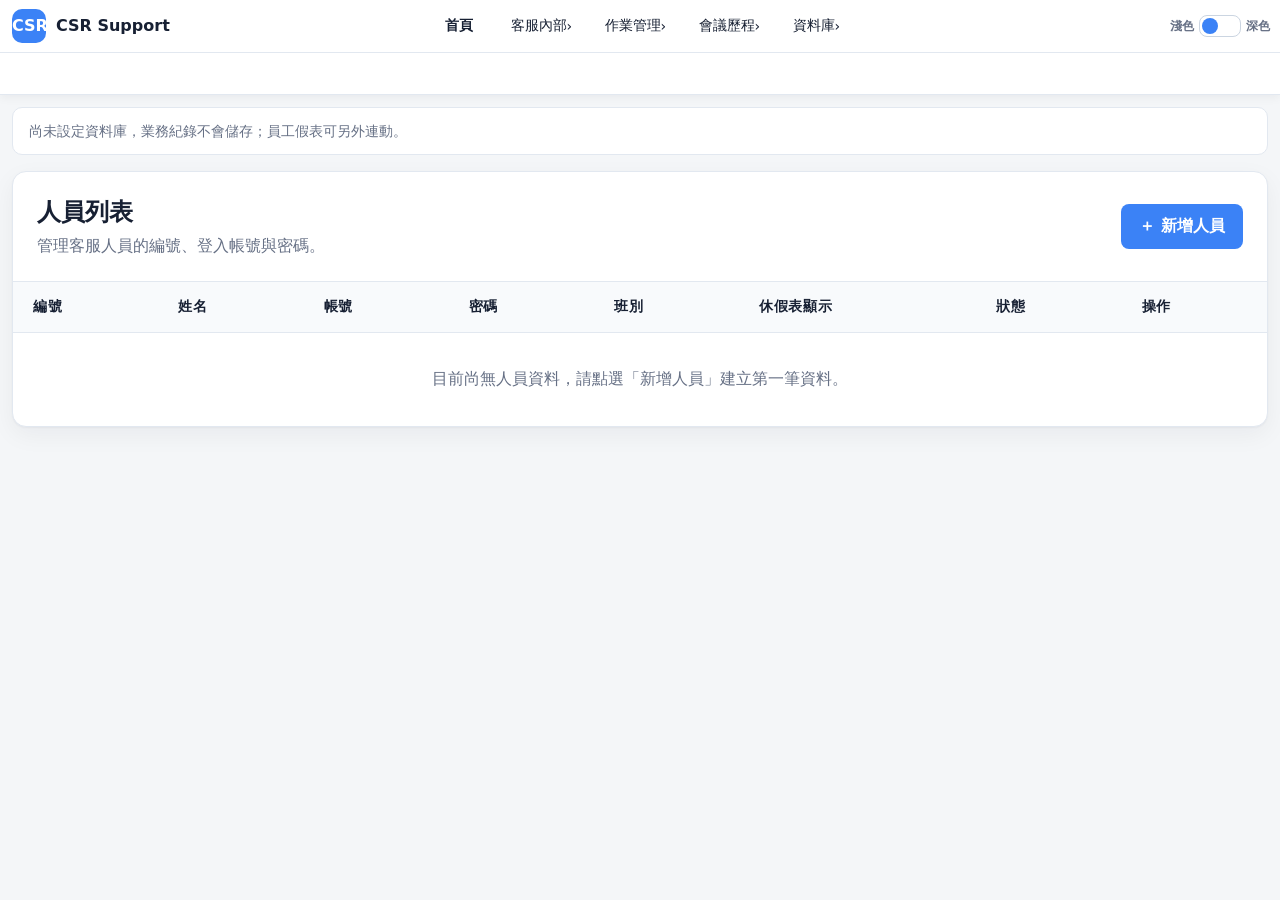
<file: service/staff.html>
<!doctype html>
<html lang="zh-Hant">
<head>
  <meta charset="utf-8" />
  <meta name="viewport" content="width=device-width, initial-scale=1" />
  <title>人員管理｜OMNIPLAY 客服系統</title>
  <link rel="stylesheet" href="../assets/styles.css?v=20260827-dark-view-fix" />
  <link rel="manifest" href="../manifest.json" />
  <link rel="icon" type="image/png" href="../assets/favicon-op.png?v=20260816" />
  <meta name="theme-color" content="#3B82F6" />
  <meta name="apple-mobile-web-app-capable" content="yes" />
  <meta name="apple-mobile-web-app-status-bar-style" content="black-translucent" />
  <link rel="apple-touch-icon" href="../assets/icon-192.png" />
</head>
<body>
  <section class="app-shell" aria-label="客服系統主畫面">
<aside id="sidebar"></aside>
    <div class="sidebar-overlay" id="sidebarOverlay" aria-hidden="true"></div>

    <main class="main">
      <header class="topbar">
        <div>
          <h1>人員管理</h1>
          <p>客服人員資料與權限維護。</p>
        </div>
        <div class="user-pill">● 尚未設定資料庫</div>
      </header>
      <section class="staff-panel" aria-label="人員管理列表">
        <div class="panel-heading">
          <div>
            <h2>人員列表</h2>
            <p>管理客服人員的編號、登入帳號與密碼。</p>
          </div>
          <div class="panel-actions"><button class="primary-button" id="addStaffButton" type="button">＋ 新增人員</button></div>
        </div>

        <div class="table-wrap">
          <table class="staff-table">
            <thead>
              <tr>
                <th scope="col">編號</th>
                <th scope="col">姓名</th>
                <th scope="col">帳號</th>
                <th scope="col" data-omniplay-secret hidden>密碼</th>
                <th scope="col">班別</th>
                <th scope="col">休假表顯示</th>
                <th scope="col">狀態</th>
                <th scope="col">操作</th>
              </tr>
            </thead>
            <tbody id="staffTableBody"></tbody>
          </table>
          <p class="empty-state" id="staffEmptyState">目前尚無人員資料，請點選「新增人員」建立第一筆資料。</p>
        </div>
      </section>
      
      <div class="modal-backdrop" id="staffModal" aria-hidden="true">
        <section class="modal-card" role="dialog" aria-modal="true" aria-labelledby="staffModalTitle">
          <div class="modal-heading">
            <h2 id="staffModalTitle">新增人員</h2>
            <button class="icon-button" id="closeStaffModal" type="button" aria-label="關閉表單">✕</button>
          </div>
          <form class="staff-form" id="staffForm">
            <label>
              <span>編號</span>
              <input id="staffCode" name="code" type="text" autocomplete="off" required />
            </label>
            <label>
              <span>姓名</span>
              <input id="staffName" name="name" type="text" autocomplete="name" required />
            </label>
            <label>
              <span>帳號</span>
              <input id="staffAccount" name="account" type="text" autocomplete="username" required />
            </label>
            <label data-omniplay-secret hidden>
              <span>密碼</span>
              <div class="password-input">
                <input id="staffPassword" name="password" type="password" autocomplete="new-password" required />
                <button class="icon-button" id="staffPasswordToggle" type="button" aria-label="切換表單密碼顯示">顯示</button>
              </div>
            </label>
            <label>
              <span>班別</span>
              <select id="staffShift" name="shift" required>
                <option value="早班">早班</option>
                <option value="晚班">晚班</option>
              </select>
            </label>
            <label class="permission-check">
              <input id="staffLeaveVisible" name="leaveVisible" type="checkbox" checked />
              <span>顯示於休假表</span>
            </label>
            <p class="form-message" id="staffFormMessage" hidden></p>
            <div class="form-actions">
              <button class="ghost-button" id="cancelStaffButton" type="button">取消</button>
              <button class="primary-button" id="saveStaffButton" type="submit">儲存人員</button>
            </div>
          </form>
        </section>
      </div>
          <div class="modal-backdrop" id="permissionModal" aria-hidden="true">
        <section class="modal-card wide-modal" role="dialog" aria-modal="true" aria-labelledby="permissionModalTitle">
          <div class="modal-heading">
            <h2 id="permissionModalTitle">權限管理</h2>
            <button class="icon-button" id="closePermissionModal" type="button" aria-label="關閉權限管理">✕</button>
          </div>
          <div class="permission-manager" id="permissionManager"></div>
          <div class="form-actions">
            <button class="ghost-button" id="cancelPermissionButton" type="button">取消</button>
            <button class="primary-button" id="savePermissionButton" type="button">儲存權限</button>
          </div>
        </section>
      </div>
    </main>
  </section>

  <script src="../assets/interface-only.js?v=20261005"></script>
  <script src="../assets/app.js?v=20260904-show-myerp-return"></script>
  <script src="../assets/staff.js?v=20260805-secret-admin1"></script>
</body>
</html>
</file>
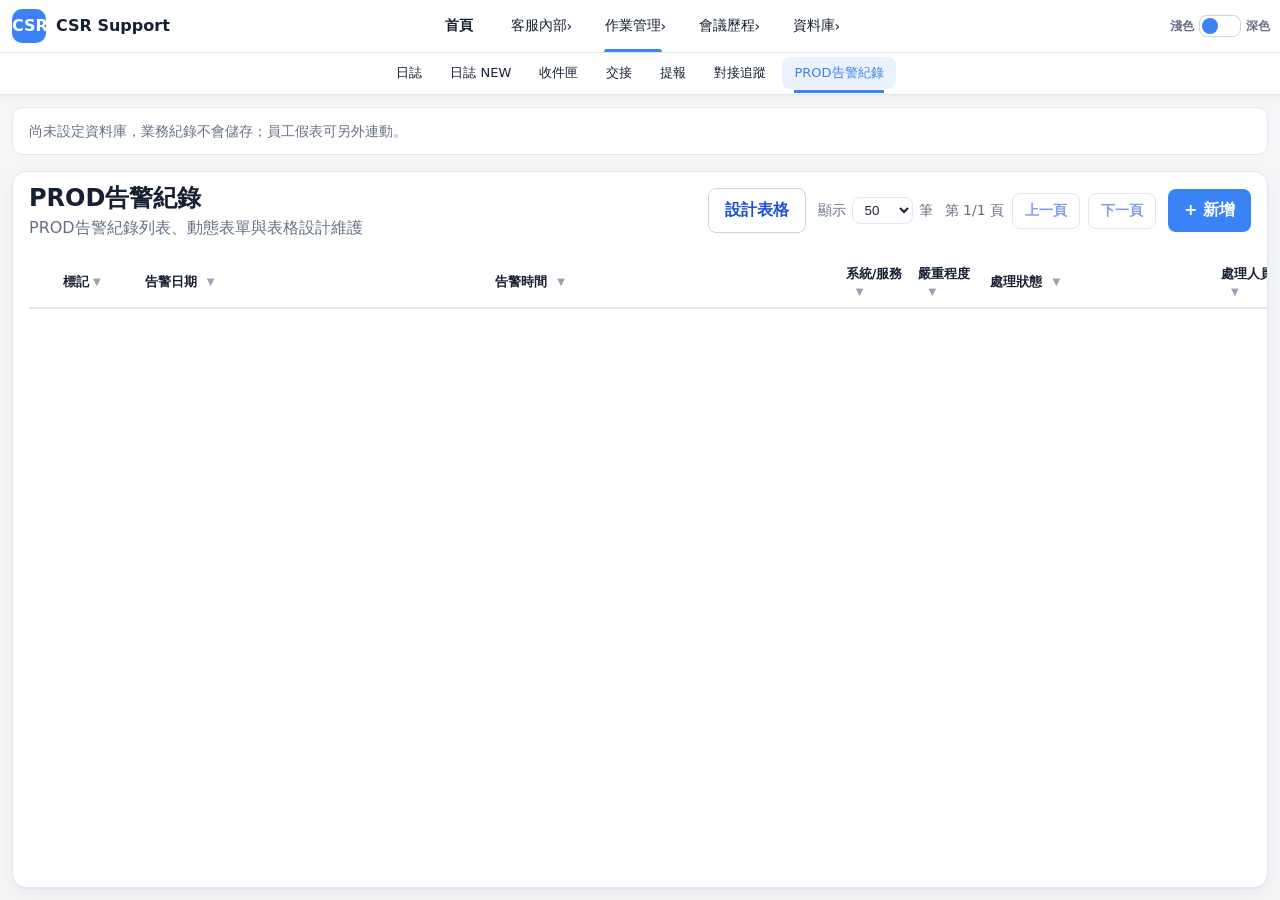
<file: work/alert.html>
<!doctype html>
<html lang="zh-Hant">
<head>
  <meta charset="utf-8" />
  <meta name="viewport" content="width=device-width, initial-scale=1" />
  <title>PROD告警紀錄｜OMNIPLAY 客服系統</title>
  <link rel="stylesheet" href="../assets/styles.css?v=20261007-field-font-size" />
  <link rel="manifest" href="../manifest.json" />
  <link rel="icon" type="image/png" href="../assets/favicon-op.png?v=20260816" />
  <meta name="theme-color" content="#3B82F6" />
  <meta name="apple-mobile-web-app-capable" content="yes" />
  <meta name="apple-mobile-web-app-status-bar-style" content="black-translucent" />
  <link rel="apple-touch-icon" href="../assets/icon-192.png" />
</head>
<body class="alert-page">
  <section class="app-shell" aria-label="客服系統主畫面">
    <aside id="sidebar"></aside>
    <div class="sidebar-overlay" id="sidebarOverlay" aria-hidden="true"></div>

    <main class="main">
      <header class="topbar">
        <div>
          <h1>PROD告警紀錄</h1>
          <p>記錄 PROD 環境告警、處理狀態與後續追蹤。</p>
        </div>
        <div class="topbar-actions">
          <button class="secondary" id="designTableButton" type="button" hidden>設計表格</button>
          <div class="user-pill">● 尚未設定資料庫</div>
        </div>
      </header>
      <section class="ragic-card" id="ragicListView" aria-label="列表視圖">
        <div class="ragic-toolbar">
          <div><h2 id="ragicTitle"></h2><p id="ragicSubtitle"></p></div>
          <button class="primary" id="newRecordButton" type="button">+ 新增</button>
        </div>
        <div class="ragic-table-wrap">
          <table class="ragic-table">
            <thead><tr id="ragicHeaderRow"></tr></thead>
            <tbody id="ragicTableBody"></tbody>
          </table>
        </div>
      </section>
      <section class="ragic-card" id="ragicFormView" aria-label="主表單視圖" hidden>
        <div class="ragic-form-toolbar"><h2></h2><button class="secondary" id="backToListButton" type="button">返回列表</button></div>
        <form id="ragicForm"></form>
        <div class="ragic-actions">
          <button class="ghost danger" id="deleteButton" type="button">刪除</button>
          <button class="primary" form="ragicForm" type="submit">儲存</button>
        </div>
      </section>
    </main>
  </section>

  <script src="../assets/interface-only.js?v=20261005"></script>
  <script src="../assets/app.js?v=20260904-show-myerp-return"></script>
  <script src="../assets/ragic-table.js?v=20261007-field-font-size"></script>
  <script>
    initRagicPage({
      title: 'PROD告警紀錄',
      collection: 'alert',
      compactEmptyRows: true,
      formRowHeight: 84,
      fields: [
        { key: 'date', label: '告警日期', type: 'date', defaultToday: true },
        { key: 'time', label: '告警時間', type: 'time' },
        { key: 'system', label: '系統/服務', type: 'text' },
        { key: 'severity', label: '嚴重程度', type: 'select', options: ['P1', 'P2', 'P3', 'P4'] },
        { key: 'status', label: '處理狀態', type: 'select', options: ['待處理', '處理中', '已排除', '需追蹤'] },
        { key: 'owner', label: '處理人員', type: 'text' },
        { key: 'description', label: '告警內容', type: 'textarea', rows: 5 },
        { key: 'resolution', label: '處理結果', type: 'textarea', rows: 5 },
        { key: 'note', label: '備註', type: 'textarea', rows: 5 }
      ],
      listColumns: ['date', 'time', 'system', 'severity', 'status', 'owner']
    });
  </script>
</body>
</html>
</file>
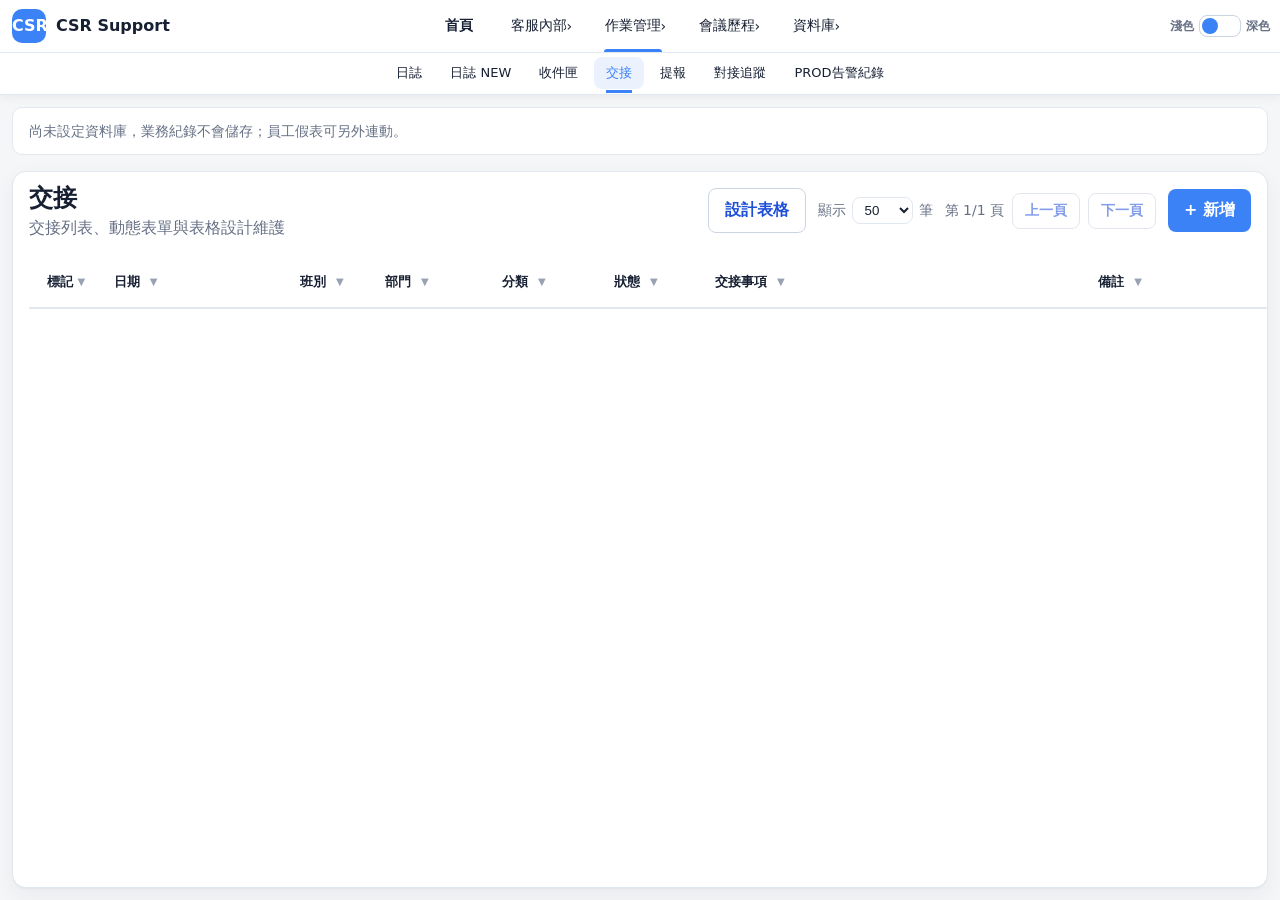
<file: work/handover.html>
<!doctype html>
<html lang="zh-Hant">
<head>
  <meta charset="utf-8" />
  <meta name="viewport" content="width=device-width, initial-scale=1" />
  <title>交接｜OMNIPLAY 客服系統</title>
  <link rel="stylesheet" href="../assets/styles.css?v=20261007-field-font-size" />
  <link rel="manifest" href="../manifest.json" />
  <link rel="icon" type="image/png" href="../assets/favicon-op.png?v=20260816" />
  <meta name="theme-color" content="#3B82F6" />
  <meta name="apple-mobile-web-app-capable" content="yes" />
  <meta name="apple-mobile-web-app-status-bar-style" content="black-translucent" />
  <link rel="apple-touch-icon" href="../assets/icon-192.png" />
</head>
<body class="handover-page" data-reminder-module="handover">
  <section class="app-shell" aria-label="客服系統主畫面">
    <aside id="sidebar"></aside>
    <div class="sidebar-overlay" id="sidebarOverlay" aria-hidden="true"></div>

    <main class="main">
      <header class="topbar">
        <div>
          <h1>交接</h1>
          <p>客服班別交接事項。</p>
        </div>
        <div class="topbar-actions">
          <button class="secondary" id="designTableButton" type="button" hidden>設計表格</button>
          <div class="user-pill">● 尚未設定資料庫</div>
        </div>
      </header>
      <section class="ragic-card" id="ragicListView" aria-label="列表視圖">
        <div class="ragic-toolbar">
          <div><h2 id="ragicTitle"></h2><p id="ragicSubtitle"></p></div>
          <button class="primary" id="newRecordButton" type="button">+ 新增</button>
        </div>
        <div class="ragic-table-wrap">
          <table class="ragic-table">
            <thead><tr id="ragicHeaderRow"></tr></thead>
            <tbody id="ragicTableBody"></tbody>
          </table>
        </div>
      </section>
      <section class="ragic-card" id="ragicFormView" aria-label="主表單視圖" hidden>
        <div class="ragic-form-toolbar"><h2></h2><button class="secondary" id="backToListButton" type="button">返回列表</button></div>
        <form id="ragicForm"></form>
        <div class="ragic-actions">
          <button class="ghost danger" id="deleteButton" type="button">刪除</button>
          <button class="primary" form="ragicForm" type="submit">儲存</button>
        </div>
      </section>
    </main>
  </section>

  <script src="../assets/interface-only.js?v=20261005"></script>
  <script src="../assets/app.js?v=20260904-show-myerp-return"></script>
  <script src="../assets/ragic-table.js?v=20261007-field-font-size"></script>
  <script>
    initRagicPage({
      title: '交接',
      collection: 'workHandover',
      compactEmptyColumns: true,
      fields: [
        { key: 'date', label: '日期', type: 'date', defaultToday: true, formRow: 1, formCol: 1 },
        { key: 'shift', label: '班別', type: 'select', options: ['早班', '晚班'], formRow: 1, formCol: 2 },
        { key: 'department', label: '部門', type: 'text', formRow: 1, formCol: 3 },
        { key: 'category', label: '分類', type: 'text', formRow: 1, formCol: 4 },
        { key: 'status', label: '狀態', type: 'select', options: ['已完成', '處理中', '必看'], formRow: 2, formCol: 2 },
        { key: 'item', label: '交接事項', type: 'textarea', rows: 6, formRow: 4, formCol: 1, formColSpan: 2 },
        { key: 'note', label: '備註', type: 'textarea', rows: 5, formRow: 4, formCol: 3, formColSpan: 2 },
        { key: 'publisher', label: '發佈者', type: 'text', formRow: 2, formCol: 1 },
        { key: 'finisher', label: '完成者', type: 'text', formRow: 2, formCol: 3 },
        { key: 'completed_at', label: '完成時間', type: 'datetime', formRow: 3, formCol: 4 },
        { key: 'link', label: '連結', type: 'link', formRow: 3, formCol: 1 },
        { key: 'serial', label: '編號', type: 'serial', formRow: 3, formCol: 2 },
        { key: 'attachment', label: '檔案', type: 'file', formRow: 3, formCol: 3 },
        { key: 'image', label: '圖片', type: 'image', formRow: 2, formCol: 4, formRowSpan: 2 },
        { key: 'updated_time', label: '更新時間', type: 'updatedDate', formRow: 5, formCol: 1 },
        { key: 'createdAt', label: '建立時間', type: 'createdDate', formRow: 3, formCol: 8, formColSpan: 3 },
        { key: 'reminder_at', label: '提醒時間', type: 'datetime', formRow: 5, formCol: 2 },
        { key: 'reminder_enabled', label: '啟用提醒', type: 'checkbox', defaultValue: true, formRow: 5, formCol: 3 }
      ],
      formLayout: {
        version: 'handover-view-v9',
        columns: 10,
        rows: 5,
        fields: {
          date: { row: 1, col: 1, colSpan: 2 },
          shift: { row: 1, col: 3, colSpan: 1 },
          department: { row: 1, col: 4, colSpan: 2 },
          category: { row: 1, col: 6, colSpan: 2 },
          status: { row: 1, col: 8, colSpan: 1 },
          publisher: { row: 1, col: 9, colSpan: 2 },
          item: { row: 2, col: 1, colSpan: 7, height: 220 },
          image: { row: 2, col: 8, colSpan: 3, height: 220 },
          note: { row: 3, col: 1, colSpan: 7, height: 150 },
          attachment: { row: 3, col: 8, colSpan: 3, height: 150 },
          link: { row: 4, col: 1, colSpan: 4 },
          reminder_enabled: { row: 4, col: 5, colSpan: 2 },
          reminder_at: { row: 4, col: 7, colSpan: 4 },
          finisher: { row: 5, col: 1, colSpan: 2 },
          completed_at: { row: 5, col: 3, colSpan: 2 },
          serial: { row: 5, col: 5, colSpan: 1 },
          updated_time: { row: 5, col: 6, colSpan: 2 },
          createdAt: { row: 5, col: 8, colSpan: 3 }
        }
      },
      listColumns: ['date', 'shift', 'department', 'category', 'status', 'item', 'note', 'publisher', 'finisher', 'completed_at', 'image', 'attachment', 'updated_time', 'createdAt', 'serial']
    });
  </script>
</body>
</html>
</file>
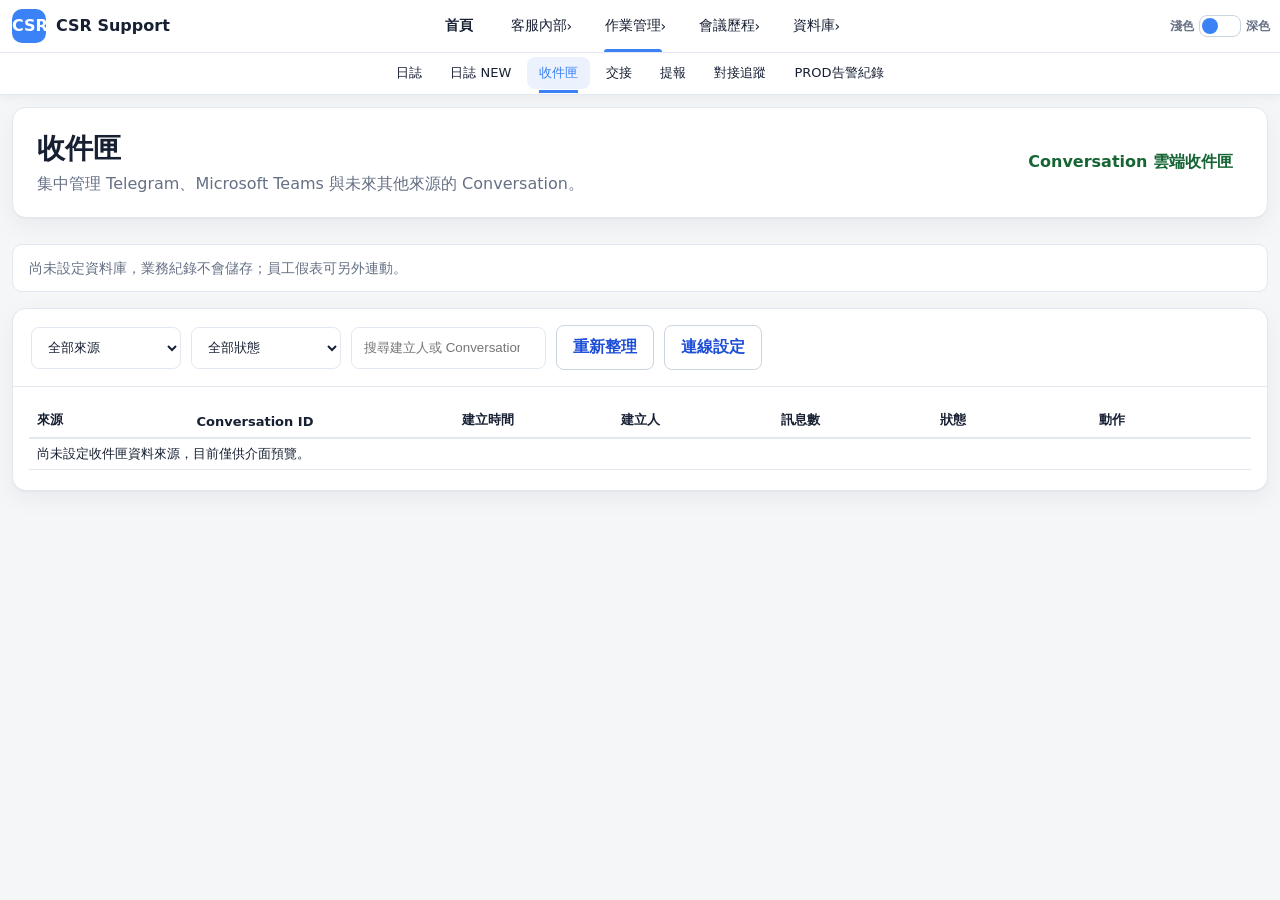
<file: work/inbox.html>
<!doctype html>
<html lang="zh-Hant">
<head>
  <meta charset="utf-8" />
  <meta name="viewport" content="width=device-width, initial-scale=1" />
  <title>收件匣｜OMNIPLAY 客服系統</title>
  <link rel="stylesheet" href="../assets/styles.css?v=20260827-dark-view-fix" />
  <style>
    .inbox-shell{display:grid;gap:16px}.inbox-toolbar{display:flex;gap:10px;align-items:center;flex-wrap:wrap;padding:16px 18px;border-bottom:1px solid var(--border)}
    .inbox-toolbar select,.inbox-toolbar input{width:auto;min-width:150px}.inbox-table td{vertical-align:middle}.inbox-actions{display:flex;gap:6px;flex-wrap:wrap}
    .inbox-actions button{padding:7px 10px;border-radius:9px}.inbox-status{display:inline-flex;padding:4px 9px;border-radius:999px;background:#e2e8f0;color:#334155;font-weight:800;font-size:12px}
    .inbox-status.is-ready{background:#dcfce7;color:#166534}.inbox-status.is-pending{background:#fef3c7;color:#92400e}
    .conversation-modal{position:fixed;inset:0;z-index:10050;display:grid;place-items:center;padding:20px;background:rgba(15,23,42,.6)}
    .conversation-modal[hidden]{display:none}.conversation-dialog{width:min(980px,96vw);max-height:90vh;display:flex;flex-direction:column;border-radius:20px;background:var(--surface);box-shadow:0 24px 80px rgba(0,0,0,.25)}
    .conversation-dialog header{display:flex;justify-content:space-between;align-items:center;padding:16px 20px;border-bottom:1px solid var(--border)}
    .conversation-content{overflow:auto;padding:18px;display:grid;gap:12px}.conversation-message{padding:12px 14px;border:1px solid var(--border);border-radius:14px;background:var(--surface-muted)}
    .conversation-message header{display:flex;gap:10px;padding:0 0 7px;border:0;font-size:12px;color:var(--text-secondary)}.conversation-message p{white-space:pre-wrap;margin:0;line-height:1.6}
    .conversation-attachment{display:flex;gap:10px;align-items:center}.conversation-attachment img,.conversation-attachment video{max-width:min(720px,78vw);max-height:62vh;border-radius:10px;object-fit:contain}.conversation-attachment img{cursor:zoom-in}
    .analysis-card{padding:14px;border:1px solid #bfdbfe;border-radius:14px;background:#eff6ff;white-space:pre-wrap;line-height:1.65}
    .inbox-setup-dialog{width:min(560px,96vw)}.inbox-setup-body{display:grid;gap:14px;padding:18px 20px}.inbox-setup-body label{display:grid;gap:7px;font-weight:800}.inbox-setup-body input{width:100%;min-height:44px}.inbox-setup-note{margin:0;color:var(--text-secondary);line-height:1.55}.inbox-setup-error{margin:0;color:#dc2626;font-weight:800}.inbox-setup-actions{display:flex;justify-content:flex-end;gap:8px;padding:0 20px 20px}
    @media(max-width:760px){.inbox-toolbar{display:grid;grid-template-columns:1fr 1fr;padding:12px}.inbox-toolbar select,.inbox-toolbar input{width:100%;min-width:0;min-height:42px}.inbox-toolbar #inboxSearch{grid-column:1/-1}.inbox-actions{min-width:220px}.conversation-attachment{align-items:flex-start;flex-direction:column}.inbox-setup-actions button{flex:1;min-height:42px}}
  </style>
</head>
<body>
  <section class="app-shell">
    <aside id="sidebar"></aside><div class="sidebar-overlay" id="sidebarOverlay" aria-hidden="true"></div>
    <main class="main">
      <header class="topbar"><div><h1>收件匣</h1><p>集中管理 Telegram、Microsoft Teams 與未來其他來源的 Conversation。</p></div><div class="user-pill">Conversation 雲端收件匣</div></header>
      <section class="ragic-card inbox-shell">
        <div class="inbox-toolbar">
          <select id="sourceFilter"><option value="">全部來源</option><option value="telegram">Telegram</option><option value="teams">Microsoft Teams</option></select>
          <select id="statusFilter"><option value="">全部狀態</option><option value="pending">未分析</option><option value="analyzed">已分析</option><option value="imported">已匯入</option><option value="archived">已封存</option></select>
          <input id="inboxSearch" type="search" placeholder="搜尋建立人或 Conversation ID" />
          <button class="secondary" id="refreshInbox" type="button">重新整理</button><button class="secondary" id="configureInbox" type="button">連線設定</button>
        </div>
        <div class="ragic-table-wrap"><table class="ragic-table inbox-table"><thead><tr><th>來源</th><th>Conversation ID</th><th>建立時間</th><th>建立人</th><th>訊息數</th><th>狀態</th><th>動作</th></tr></thead><tbody id="inboxBody"></tbody></table></div>
      </section>
    </main>
  </section>
  <section class="conversation-modal" id="conversationModal" hidden><article class="conversation-dialog"><header><h2 id="conversationTitle">Conversation</h2><button class="ghost" data-close-modal type="button">關閉</button></header><div class="conversation-content" id="conversationContent"></div></article></section>
  <section class="conversation-modal" id="inboxSetupModal" hidden>
    <form class="conversation-dialog inbox-setup-dialog" id="inboxSetupForm">
      <header><h2>收件匣連線設定</h2><button class="ghost" id="closeInboxSetup" type="button">關閉</button></header>
      <div class="inbox-setup-body">
        <p class="inbox-setup-note">設定只會儲存在這台裝置的瀏覽器。尚未設定時，收件匣不會自動跳出輸入視窗。</p>
        <label>Cloudflare Worker 網址<input id="inboxWorkerUrl" type="url" inputmode="url" autocomplete="url" placeholder="https://example.workers.dev" required></label>
        <label>收件匣存取碼<input id="inboxAccessKey" type="password" autocomplete="off" placeholder="INBOX_API_TOKEN" required></label>
        <p class="inbox-setup-error" id="inboxSetupError" hidden></p>
      </div>
      <div class="inbox-setup-actions"><button class="secondary" id="cancelInboxSetup" type="button">取消</button><button class="primary-button" type="submit">儲存並連線</button></div>
    </form>
  </section>
  <script src="../assets/interface-only.js?v=20261005"></script>
  <script src="../assets/app.js?v=20260904-show-myerp-return"></script><script src="../assets/inbox.js?v=20260827-ai-verification1"></script>
</body></html>
</file>
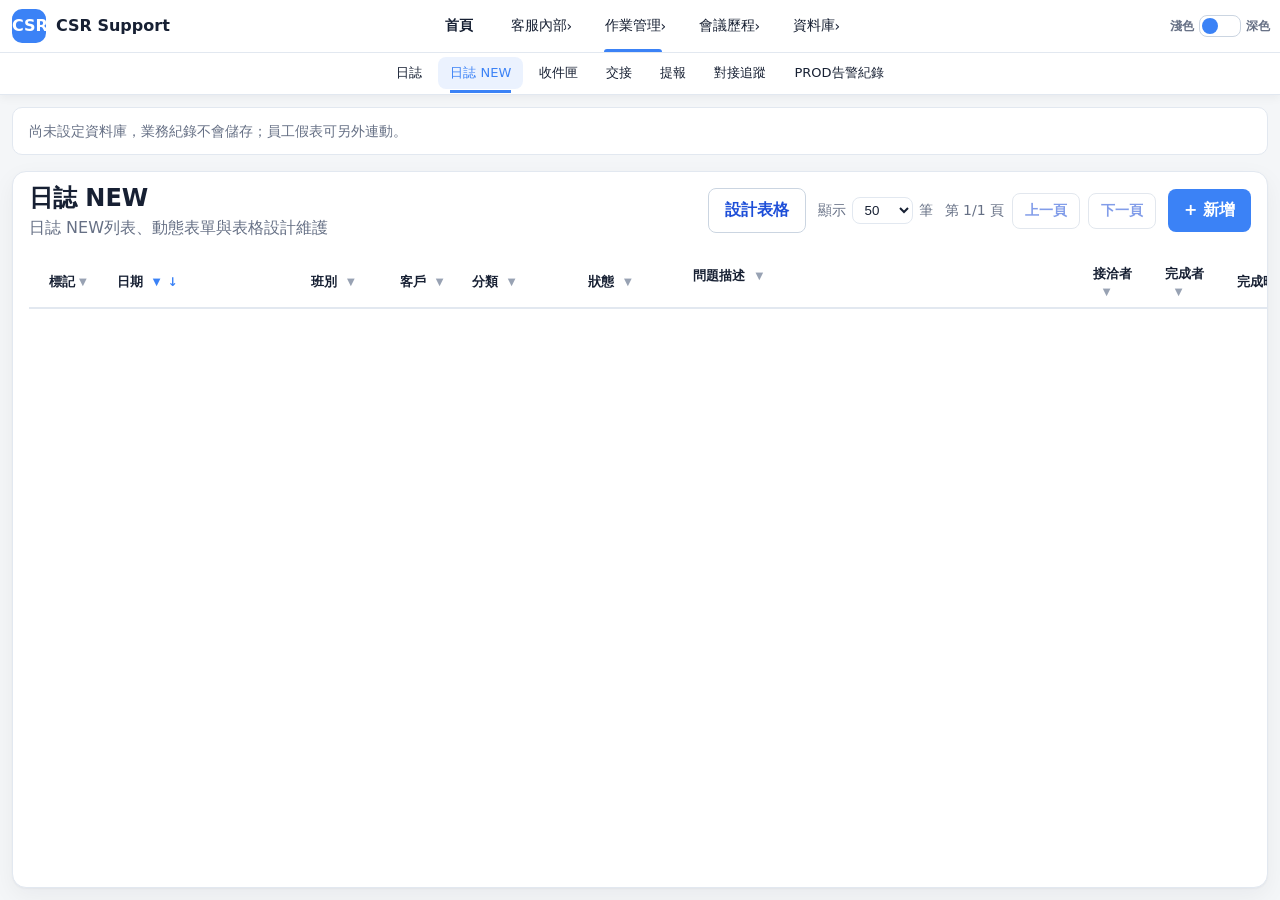
<file: work/log-new.html>
<!doctype html>
<html lang="zh-Hant">
<head>
  <meta charset="utf-8" />
  <meta name="viewport" content="width=device-width, initial-scale=1" />
  <title>日誌 NEW｜OMNIPLAY 客服系統</title>
  <meta name="log-new-ai-version" content="20260827-verification1" />
  <link rel="stylesheet" href="../assets/styles.css?v=20261007-field-font-size" />
  <link rel="manifest" href="../manifest.json" />
  <link rel="icon" type="image/png" href="../assets/favicon-op.png?v=20260816" />
  <meta name="theme-color" content="#3B82F6" />
  <meta name="apple-mobile-web-app-capable" content="yes" />
  <meta name="apple-mobile-web-app-status-bar-style" content="black-translucent" />
  <link rel="apple-touch-icon" href="../assets/icon-192.png" />
  <style>
    .linked-report-modal {
      display: none;
      position: fixed;
      top: 0;
      left: 0;
      right: 0;
      bottom: 0;
      background: rgba(2, 6, 23, 0.72);
      backdrop-filter: blur(3px);
      z-index: 1000;
      align-items: center;
      justify-content: center;
      padding: 20px;
    }
    .linked-report-modal.show {
      display: flex;
    }
    .linked-report-modal-content {
      color: var(--text);
      background: var(--surface);
      border: 1px solid var(--border);
      border-radius: 14px;
      max-width: 90%;
      width: 900px;
      max-height: 90vh;
      overflow-y: auto;
      box-shadow: 0 24px 70px rgba(0, 0, 0, 0.38);
    }
    .linked-report-modal-header {
      display: flex;
      justify-content: space-between;
      align-items: center;
      padding: 20px;
      border-bottom: 1px solid var(--border);
      background: var(--surface-muted);
    }
    .linked-report-modal-header h2 {
      margin: 0;
      font-size: 18px;
      font-weight: 600;
    }
    .linked-report-modal-close {
      background: none;
      border: none;
      font-size: 24px;
      cursor: pointer;
      color: var(--text-secondary);
      padding: 0;
      width: 32px;
      height: 32px;
      display: flex;
      align-items: center;
      justify-content: center;
    }
    .linked-report-modal-close:hover {
      color: var(--text);
      background: var(--border);
      border-radius: 8px;
    }
    .linked-report-form-wrapper {
      padding: 20px;
    }
    .linked-report-info {
      background: color-mix(in srgb, var(--primary) 12%, var(--surface-muted));
      border-left: 4px solid var(--primary);
      padding: 12px 16px;
      margin-bottom: 20px;
      border-radius: 4px;
      font-size: 14px;
      color: var(--text);
    }
    .linked-report-form-grid {
      display: grid;
      grid-template-columns: 1fr 1fr;
      gap: 16px;
      margin-bottom: 20px;
    }
    .linked-report-form-field {
      display: flex;
      flex-direction: column;
    }
    .linked-report-form-field label {
      font-size: 13px;
      font-weight: 500;
      margin-bottom: 6px;
      color: var(--text-secondary);
    }
    .linked-report-form-field input,
    .linked-report-form-field select,
    .linked-report-form-field textarea {
      padding: 8px 10px;
      color: var(--text);
      background: var(--input-bg);
      border: 1px solid var(--border);
      border-radius: 8px;
      font-size: 14px;
      font-family: inherit;
    }
    .linked-report-form-field input:focus,
    .linked-report-form-field select:focus,
    .linked-report-form-field textarea:focus {
      outline: none;
      border-color: var(--primary);
      box-shadow: 0 0 0 3px color-mix(in srgb, var(--primary) 20%, transparent);
    }
    .linked-report-form-field input[readonly],
    .linked-report-form-field select:disabled {
      background: var(--surface-muted);
      color: var(--text-secondary);
      cursor: not-allowed;
      opacity: 1;
    }
    .linked-report-form-actions {
      display: flex;
      gap: 10px;
      justify-content: flex-end;
      margin-top: 20px;
      border-top: 1px solid var(--border);
      padding-top: 20px;
    }
    .linked-report-form-actions button {
      padding: 8px 16px;
      border: none;
      border-radius: 8px;
      font-size: 14px;
      font-weight: 500;
      cursor: pointer;
      transition: all 0.2s;
    }
    .linked-report-form-actions .btn-cancel {
      background: var(--button-secondary-bg);
      color: var(--button-secondary-text);
      border: 1px solid var(--border);
    }
    .linked-report-form-actions .btn-cancel:hover {
      background: var(--surface-muted);
    }
    .linked-report-form-actions .btn-submit {
      background: var(--primary);
      color: white;
    }
    .linked-report-form-actions .btn-submit:hover {
      background: var(--primary-hover);
    }
    /* 日誌 NEW 的處理紀錄固定在可捲動區，避免長對話把整頁撐得過長。 */
    #ragicForm [data-subtable="items"] > .ragic-table-wrap {
      max-height: 380px;
      overflow-y: auto;
      overscroll-behavior: contain;
      scrollbar-gutter: stable;
    }
    #ragicForm [data-subtable="items"] .ragic-view-subtable thead {
      position: sticky;
      top: 0;
      z-index: 2;
    }
    #ragicForm [data-subtable="items"] .ragic-view-value {
      max-height: 260px;
      overflow-y: auto;
      overflow-wrap: anywhere;
    }
    #ragicForm [data-subtable="items"] textarea {
      max-height: 260px;
      overflow-y: auto;
      resize: vertical;
    }
    /* 日誌 NEW 處理紀錄：五欄、上下堆疊的固定位置。 */
    #ragicForm [data-subtable="items"] .subtable-row-fields {
      grid-template-columns: minmax(0, 1.25fr) minmax(0, .95fr) minmax(0, 1.2fr) minmax(0, 1.2fr) minmax(0, 1.2fr);
      grid-template-rows: minmax(120px, auto) minmax(120px, auto);
      width: 100%;
      min-width: 0;
      align-items: stretch;
    }
    #ragicForm [data-subtable="items"] > .ragic-table-wrap {
      overflow-x: hidden !important;
    }
    #ragicForm [data-subtable="items"] table {
      width: 100%;
      table-layout: fixed;
    }
    #ragicForm [data-subtable="items"] .subtable-row-field,
    #ragicForm [data-subtable="items"] .subtable-row-field > *,
    #ragicForm [data-subtable="items"] .image-upload-area,
    #ragicForm [data-subtable="items"] input[type="file"] {
      min-width: 0;
      max-width: 100%;
      box-sizing: border-box;
    }
    #ragicForm [data-subtable="items"] .ragic-subtable-head {
      display: flex;
      align-items: center;
      gap: 12px;
    }
    #ragicForm [data-subtable="items"] .log-new-subtable-actions {
      display: flex;
      align-items: center;
      gap: 10px;
      margin-left: auto;
    }
    #ragicForm [data-subtable="items"] .subtable-row-field:has([data-subfield="conversation"]) { grid-column: 1; grid-row: 1 / span 2; }
    #ragicForm [data-subtable="items"] .subtable-row-field:has([data-subfield="technical_processing"]) { grid-column: 2; grid-row: 1; }
    #ragicForm [data-subtable="items"] .subtable-row-field:has([data-subfield="business_processing"]) { grid-column: 2; grid-row: 2; }
    #ragicForm [data-subtable="items"] .subtable-row-field:has([data-subfield="ai_analysis"]) { grid-column: 3; grid-row: 1 / span 2; }
    #ragicForm [data-subtable="items"] .subtable-row-field:has([data-subfield="summary"]) { grid-column: 4; grid-row: 1 / span 2; }
    #ragicForm [data-subtable="items"] .subtable-row-field:has([data-subfield="image_source"]) { grid-column: 5; grid-row: 1; }
    #ragicForm [data-subtable="items"] .subtable-row-field:has([data-subfield="conversation_images"]) { grid-column: 5; grid-row: 2; }
    #ragicForm [data-subfield-container="conversation_images"] .image-preview-list {
      counter-reset: log-new-image;
    }
    #ragicForm [data-subfield-container="conversation_images"] .image-preview-item {
      counter-increment: log-new-image;
      position: relative;
    }
    #ragicForm [data-subfield-container="conversation_images"] .image-preview-item::before {
      content: "圖" counter(log-new-image);
      position: absolute;
      top: 6px;
      left: 6px;
      z-index: 2;
      padding: 2px 7px;
      border-radius: 999px;
      background: rgba(15, 23, 42, .86);
      color: #fff;
      font-size: 12px;
      font-weight: 800;
      pointer-events: none;
    }
    /* 圖片／檔案預覽固定留在自己的欄框內，禁止內容向上下欄位溢出。 */
    #ragicForm .ragic-field-image.has-form-layout,
    #ragicForm .ragic-field-file.has-form-layout {
      min-width: 0 !important;
      min-height: 0 !important;
      overflow: hidden !important;
    }
    #ragicForm .ragic-field-image.has-form-layout > .image-upload-area,
    #ragicForm .ragic-field-file.has-form-layout > .image-upload-area {
      height: calc(100% - 18px) !important;
      min-height: 0 !important;
      padding: 5px 8px !important;
      justify-content: flex-start !important;
      overflow: hidden !important;
      box-sizing: border-box !important;
    }
    #ragicForm .image-upload-area .image-preview-list {
      display: flex !important;
      flex-flow: row nowrap !important;
      gap: 8px !important;
      width: 100%;
      min-width: 0;
      margin: 4px 0 0 !important;
      padding: 2px 4px 3px 2px;
      overflow-x: auto !important;
      overflow-y: hidden !important;
      scrollbar-width: thin;
      box-sizing: border-box;
    }
    #ragicForm .image-upload-area:has(.image-preview-list) > div:first-child {
      display: none;
    }
    #ragicForm .image-upload-area .image-preview-item {
      flex: 0 0 92px;
      width: 92px;
      height: 58px;
      max-width: 92px !important;
      margin: 0 !important;
      overflow: visible;
    }
    #ragicForm .image-upload-area .image-preview-item img {
      display: block;
      width: 92px !important;
      height: 54px !important;
      max-width: 92px !important;
      max-height: 54px !important;
      object-fit: cover;
      object-fit: contain;
      background: #f3f4f6;
    }
    #ragicForm .image-upload-area .image-preview-item > span:not(.image-count-badge) {
      display: none !important;
    }
    #ragicForm .image-upload-area .image-remove-btn {
      top: -3px;
      right: -3px;
      width: 19px;
      height: 19px;
      z-index: 3;
    }
    #ragicForm [data-subfield-container="conversation_images"] {
      min-height: 90px !important;
      max-height: none;
      padding: 5px 7px !important;
      overflow-x: auto !important;
      overflow-y: visible !important;
      box-sizing: border-box;
    }
    #ragicForm .ragic-field-file.has-form-layout .ragic-file-preview {
      max-width: 100%;
      max-height: 54px;
      margin-top: 4px;
      overflow: hidden;
      box-sizing: border-box;
    }
    #ragicDesignerModal #layoutDesignerPanel .layout-field {
      width: auto !important;
      height: auto !important;
      min-width: 0 !important;
      min-height: 0 !important;
      max-width: none !important;
      max-height: none !important;
      box-sizing: border-box !important;
      overflow: hidden !important;
    }
    #ragicDesignerModal #layoutDesignerPanel .layout-field b,
    #ragicDesignerModal #layoutDesignerPanel .layout-field small {
      max-width: 100%;
      overflow: hidden;
      text-overflow: ellipsis;
      white-space: nowrap;
    }
    /* ===== 修正日誌 NEW 圖片預覽高度 ===== */
    #ragicForm .ragic-field-image.has-form-layout {
     height: auto !important;
     min-height: 220px !important;
     max-height: none !important;
     overflow: visible !important;
    }

    #ragicForm .ragic-field-image.has-form-layout > .image-upload-area {
     height: auto !important;
     min-height: 200px !important;
     max-height: none !important;
     overflow: visible !important;
     align-items: flex-start !important;
    }

    #ragicForm [data-subfield-container="conversation_images"] {
     height: auto !important;
     min-height: 200px !important;
     max-height: none !important;
     overflow: visible !important;
    }

    #ragicForm .image-upload-area .image-preview-list {
     display: flex !important;
     flex-flow: row nowrap !important;
     align-items: flex-start !important;
     gap: 12px !important;

     width: 100% !important;
     min-width: 0 !important;
     max-width: 100% !important;

     height: auto !important;
     max-height: none !important;

     overflow-x: auto !important;
     overflow-y: hidden !important;

     padding-bottom: 12px !important;
     box-sizing: border-box !important;
    }

    #ragicForm .image-upload-area .image-preview-item {
     flex: 0 0 160px !important;
     width: 160px !important;
     height: 120px !important;
     max-width: 160px !important;
     overflow: visible !important;
    }

    #ragicForm .image-upload-area .image-preview-item img {
     display: block !important;
     width: 160px !important;
     height: 110px !important;
     max-width: 160px !important;
     max-height: 110px !important;
      object-fit: contain !important;
     object-position: center !important;
     background: #f3f4f6 !important;
    } 
    /* ===== 日誌 NEW：檢視與編輯圖片改為大型橫向滑動 ===== */

    /* 圖片欄位容器 */
    #ragicForm .ragic-field-image,
    #ragicForm .ragic-field-image.has-form-layout,
    #ragicForm [data-subfield-container="conversation_images"] {
     width: 100% !important;
     min-width: 0 !important;
     height: auto !important;
     min-height: 190px !important;
     max-height: none !important;
     overflow: hidden !important;
     box-sizing: border-box !important;
    }

    /* 編輯模式：圖片上傳區 */
    #ragicForm .ragic-field-image > .image-upload-area,
    #ragicForm .ragic-field-image.has-form-layout > .image-upload-area,
    #ragicForm [data-subfield-container="conversation_images"] .image-upload-area {
     width: 100% !important;
     height: auto !important;
     min-height: 175px !important;
     max-height: none !important;
     overflow: hidden !important;
     padding: 8px !important;
     box-sizing: border-box !important;
    }

    /* 編輯模式與檢視模式：圖片列表 */
    #ragicForm .image-preview-list,
    #ragicForm .ragic-view-value .image-preview-list,
    #ragicForm .ragic-view-value:has(img) {
     display: flex !important;
     flex-flow: row nowrap !important;
     flex-wrap: nowrap !important;
     align-items: flex-start !important;
     gap: 12px !important;

     width: 100% !important;
     min-width: 0 !important;
     height: auto !important;
     min-height: 145px !important;
     max-height: none !important;
   
     overflow-x: auto !important;
     overflow-y: hidden !important;
     overscroll-behavior-x: contain;
     scrollbar-width: thin;

     padding: 6px 4px 10px !important;
     margin: 0 !important;
     box-sizing: border-box !important;
    }

    /* 每一張圖片的外框 */
    #ragicForm .image-preview-item,
    #ragicForm .ragic-view-value .image-preview-item {
     position: relative !important;
     flex: 0 0 210px !important;
     width: 210px !important;
     min-width: 210px !important;
     max-width: 210px !important;
     height: 135px !important;
     min-height: 135px !important;
     max-height: 135px !important;
     margin: 0 !important;
     overflow: visible !important;
    }

     /* 圖片本體 */
     #ragicForm .image-preview-item img,
     #ragicForm .ragic-view-value .image-preview-item img,
     #ragicForm .ragic-view-value > img {
      display: block !important;
      flex: 0 0 auto !important;

      width: 210px !important;
      min-width: 210px !important;
      max-width: 210px !important;

      height: 130px !important;
      min-height: 130px !important;
      max-height: 130px !important;

      object-fit: contain !important;
      object-position: center !important;

      background: #f3f4f6 !important;
      border: 1px solid #dbe2ea !important;
      border-radius: 10px !important;
      box-sizing: border-box !important;
     }

     /* 檢視模式若圖片沒有 image-preview-item 外框 */
     #ragicForm .ragic-view-value:has(> img) {
      gap: 12px !important;
     }

     #ragicForm .ragic-view-value:has(> img) > img {
      flex: 0 0 210px !important;
     }

     /* 橫向捲軸 */
     #ragicForm .image-preview-list::-webkit-scrollbar,
     #ragicForm .ragic-view-value:has(img)::-webkit-scrollbar {
      height: 9px;
     }

     #ragicForm .image-preview-list::-webkit-scrollbar-thumb,
     #ragicForm .ragic-view-value:has(img)::-webkit-scrollbar-thumb {
      background: #b8c2cf;
      border-radius: 999px;
     }
 
     #ragicForm .image-preview-list::-webkit-scrollbar-track,
     #ragicForm .ragic-view-value:has(img)::-webkit-scrollbar-track {
      background: #eef2f6;
      border-radius: 999px;
     }

    /* ===== 日誌 NEW -7：檢視模式圖片橫向滑動最終修正 ===== */

    /* 檢視模式的圖片欄位 */
    #ragicForm .ragic-field-image.has-form-layout {
     height: 230px !important;
     min-height: 230px !important;
     max-height: 230px !important;
     overflow: hidden !important;
    }

    /* 檢視模式圖片內容區 */
    #ragicForm .ragic-field-image .ragic-view-value {
     display: flex !important;
     flex-direction: row !important;
     flex-wrap: nowrap !important;
     align-items: flex-start !important;
     gap: 12px !important;

     width: 100% !important;
     min-width: 0 !important;
     max-width: 100% !important;

     height: 190px !important;
     min-height: 190px !important;
     max-height: 190px !important;

     overflow-x: scroll !important;
     overflow-y: hidden !important;

     padding: 6px 4px 14px !important;
     box-sizing: border-box !important;
     scrollbar-width: auto !important;
    }

    /* 檢視模式圖片可能包在 a、div 或 span 裡 */
    #ragicForm .ragic-field-image .ragic-view-value > a,
    #ragicForm .ragic-field-image .ragic-view-value > div,
    #ragicForm .ragic-field-image .ragic-view-value > span,
    #ragicForm .ragic-field-image .ragic-view-value .image-preview-item {
     display: block !important;
     flex: 0 0 260px !important;

     width: 260px !important;
     min-width: 260px !important;
     max-width: 260px !important;

     height: 170px !important;
     min-height: 170px !important;
     max-height: 170px !important;

     margin: 0 !important;
     overflow: hidden !important;
     box-sizing: border-box !important;
    }

    /* 檢視模式圖片本體 */
    #ragicForm .ragic-field-image .ragic-view-value img {
     display: block !important;

     width: 260px !important;
     min-width: 260px !important;
     max-width: 260px !important;

     height: 170px !important;
     min-height: 170px !important;
     max-height: 170px !important;

     object-fit: contain !important;
     object-position: center !important;

     margin: 0 !important;
     padding: 0 !important;

     background: #f3f4f6 !important;
     border: 1px solid #dbe2ea !important;
     border-radius: 10px !important;
     box-sizing: border-box !important;
    }

    /* 防止圖片或圖片連結被 flex 壓縮 */
    #ragicForm .ragic-field-image .ragic-view-value img,
    #ragicForm .ragic-field-image .ragic-view-value a {
     flex-shrink: 0 !important;
    }

    /* 橫向捲軸 */
    #ragicForm .ragic-field-image .ragic-view-value::-webkit-scrollbar {
     height: 10px !important;
    }

    #ragicForm .ragic-field-image .ragic-view-value::-webkit-scrollbar-thumb {
     background: #aeb8c5 !important;
     border-radius: 999px !important;
    }

    #ragicForm .ragic-field-image .ragic-view-value::-webkit-scrollbar-track {
     background: #edf1f5 !important;
     border-radius: 999px !important;
    }

    /* ===== 日誌 NEW -8：檢視模式圖片加高 ===== */

    #ragicForm .ragic-field-image.has-form-layout {
     height: 340px !important;
     min-height: 340px !important;
     max-height: 340px !important;
     overflow: hidden !important;
    }

    #ragicForm .ragic-field-image .ragic-view-value {
     display: flex !important;
     flex-flow: row nowrap !important;
     align-items: flex-start !important;
     gap: 14px !important;

     width: 100% !important;
     height: 300px !important;
     min-height: 300px !important;
     max-height: 300px !important;

     overflow-x: auto !important;
     overflow-y: hidden !important;

     padding: 8px 6px 16px !important;
     box-sizing: border-box !important;
    }

    #ragicForm .ragic-field-image .ragic-view-value > a,
    #ragicForm .ragic-field-image .ragic-view-value > div,
    #ragicForm .ragic-field-image .ragic-view-value > span,
    #ragicForm .ragic-field-image .ragic-view-value .image-preview-item {
     flex: 0 0 360px !important;

     width: 360px !important;
     min-width: 360px !important;
     max-width: 360px !important;

     height: 270px !important;
     min-height: 270px !important;
     max-height: 270px !important;

     overflow: hidden !important;
    }

    #ragicForm .ragic-field-image .ragic-view-value img {
     display: block !important;

     width: 360px !important;
     min-width: 360px !important;
     max-width: 360px !important;

     height: 270px !important;
     min-height: 270px !important;
     max-height: 270px !important;

     object-fit: contain !important;
     object-position: center !important;

     background: #f3f4f6 !important;
     border: 1px solid #dbe2ea !important;
     border-radius: 10px !important;
     box-sizing: border-box !important;
    }

    /* ===== 日誌 NEW -9：檢視模式圖片高度強制完整展開 ===== */

    #ragicForm .ragic-field-image.has-form-layout {
     height: 340px !important;
     min-height: 340px !important;
     max-height: none !important;
     overflow: visible !important;
    }

    #ragicForm .ragic-field-image.has-form-layout .ragic-view-value {
     height: 300px !important;
     min-height: 300px !important;
     max-height: 300px !important;
     overflow-x: auto !important;
     overflow-y: hidden !important;
    }

    #ragicForm .ragic-field-image.has-form-layout .ragic-view-value > * {
     flex: 0 0 360px !important;
     width: 360px !important;
     min-width: 360px !important;
     max-width: 360px !important;
     height: 270px !important;
     min-height: 270px !important;
     max-height: 270px !important;
    }

    #ragicForm .ragic-field-image.has-form-layout .ragic-view-value img {
     width: 360px !important;
     min-width: 360px !important;
     max-width: 360px !important;
     height: 270px !important;
     min-height: 270px !important;
     max-height: 270px !important;
     object-fit: contain !important;
    }
    /* ===== 日誌 NEW：檔案欄固定高度 ===== */
    #ragicForm .ragic-field-image.has-form-layout,
    #ragicForm .ragic-field-file.has-form-layout {
      height: 175px !important;
      min-height: 175px !important;
      max-height: 175px !important;
      align-self: start !important;
      overflow: hidden !important;
      box-sizing: border-box !important;
    }

    #ragicForm .ragic-field-image.has-form-layout > .image-upload-area,
    #ragicForm .ragic-field-file.has-form-layout > .image-upload-area {
      height: 150px !important;
      min-height: 150px !important;
      max-height: 150px !important;
      overflow: hidden !important;
      box-sizing: border-box !important;
    }

    #ragicForm .ragic-field-file.has-form-layout .ragic-file-preview,
    #ragicForm .ragic-field-file.has-form-layout .ragic-view-value {
      max-height: 105px !important;
      overflow-x: hidden !important;
      overflow-y: auto !important;
      overscroll-behavior: contain;
      scrollbar-gutter: stable;
      box-sizing: border-box !important;
    }

    /* ===== 日誌 NEW：處理紀錄卡片版面 ===== */
    #ragicForm [data-subtable="items"] {
      counter-reset: log-new-record;
    }
    #ragicForm [data-subtable="items"] .subtable-row {
      counter-increment: log-new-record;
      padding: 14px !important;
      border: 1px solid #dbe4f0 !important;
      border-radius: 16px !important;
      background: #f8fafc !important;
      box-shadow: 0 3px 12px rgba(15, 23, 42, .05);
    }
    #ragicForm [data-subtable="items"] .subtable-row::before {
      display: none !important;
      content: none !important;
    }
    #ragicForm [data-subtable="items"] .subtable-row-fields {
      display: grid !important;
      grid-template-columns: repeat(10, minmax(0, 1fr)) !important;
      grid-template-rows: auto auto auto !important;
      gap: 12px !important;
      align-items: stretch !important;
    }
    #ragicForm [data-subtable="items"] .subtable-row-field {
      min-width: 0 !important;
      padding: 10px !important;
      border: 1px solid #e2e8f0;
      border-radius: 12px;
      background: #fff;
      overflow: hidden;
      box-sizing: border-box;
    }
    #ragicForm [data-subtable="items"] .subtable-row-field:has([data-subfield="summary"]) {
      grid-column: 1 / 9 !important;
      grid-row: 1 !important;
      border-color: #bfdbfe;
      background: #eff6ff;
    }
    #ragicForm [data-subtable="items"] .subtable-row-field:has([data-subfield="conversation"]) {
      grid-column: 1 / 5 !important;
      grid-row: 2 !important;
    }
    #ragicForm [data-subtable="items"] .subtable-row-field:has([data-subfield="ai_analysis"]) {
      grid-column: 5 / 9 !important;
      grid-row: 2 !important;
    }
    #ragicForm [data-subtable="items"] .subtable-row-field:has([data-subfield="technical_processing"]) {
      grid-column: 1 / 5 !important;
      grid-row: 3 !important;
    }
    #ragicForm [data-subtable="items"] .subtable-row-field:has([data-subfield="business_processing"]) {
      grid-column: 5 / 9 !important;
      grid-row: 3 !important;
    }
    #ragicForm [data-subtable="items"] .subtable-row-field:has([data-subfield="image_source"]) {
      grid-column: 9 / 11 !important;
      grid-row: 1 !important;
    }
    #ragicForm [data-subtable="items"] .subtable-row-field:has([data-subfield="conversation_images"]) {
      grid-column: 9 / 11 !important;
      grid-row: 2 !important;
    }
    #ragicForm [data-subtable="items"] .subtable-row-field-file,
    #ragicForm [data-subtable="items"] .subtable-row-field:has([data-subfield="conversation_files"]) {
      grid-column: 9 / 11 !important;
      grid-row: 3 !important;
      display: block !important;
      visibility: visible !important;
    }
    #ragicForm [data-subtable="items"] .subtable-row-field:has([data-subfield="summary"]) textarea {
      height: 92px !important;
      min-height: 92px !important;
      max-height: 92px !important;
      overflow-y: auto !important;
    }
    #ragicForm [data-subtable="items"] .subtable-row-field:has([data-subfield="conversation"]) textarea,
    #ragicForm [data-subtable="items"] .subtable-row-field:has([data-subfield="ai_analysis"]) textarea {
      height: 220px !important;
      min-height: 220px !important;
      max-height: 220px !important;
      overflow-y: auto !important;
      line-height: 1.55;
    }
    #ragicForm [data-subtable="items"] .subtable-row-field:has([data-subfield="technical_processing"]) textarea,
    #ragicForm [data-subtable="items"] .subtable-row-field:has([data-subfield="business_processing"]) textarea {
      height: 118px !important;
      min-height: 118px !important;
      max-height: 118px !important;
      overflow-y: auto !important;
    }
    /* 處理紀錄圖片：外框、上傳區與預覽分開留高，避免圖片被固定 150px 裁切。 */
    #ragicForm [data-subtable="items"] .subtable-row-field:has([data-subfield="conversation_images"]) {
      height: auto !important;
      min-height: 280px !important;
      max-height: none !important;
      overflow: visible !important;
    }
    #ragicForm [data-subtable="items"] [data-subfield-container="conversation_images"],
    #ragicForm [data-subtable="items"] [data-subfield-container="conversation_images"] .image-upload-area {
      height: auto !important;
      min-height: 240px !important;
      max-height: none !important;
      overflow-x: auto !important;
      overflow-y: hidden !important;
    }
    #ragicForm [data-subtable="items"] [data-subfield-container="conversation_images"] .image-preview-list {
      height: auto !important;
      min-height: 180px !important;
      max-height: none !important;
      align-items: flex-start !important;
      overflow-x: auto !important;
      overflow-y: hidden !important;
    }
    #ragicForm [data-subtable="items"] [data-subfield-container="conversation_images"] .image-preview-item {
      flex: 0 0 220px !important;
      width: 220px !important;
      min-width: 220px !important;
      height: 165px !important;
      min-height: 165px !important;
      max-height: 165px !important;
      overflow: visible !important;
    }
    #ragicForm [data-subtable="items"] [data-subfield-container="conversation_images"] .image-preview-item img {
      width: 220px !important;
      min-width: 220px !important;
      max-width: 220px !important;
      height: 160px !important;
      min-height: 160px !important;
      max-height: 160px !important;
      object-fit: contain !important;
      object-position: center !important;
    }
    #ragicForm [data-subtable="items"] .subtable-row-field-file,
    #ragicForm [data-subtable="items"] .subtable-row-field:has([data-subfield="conversation_files"]) {
      min-height: 118px !important;
      max-height: 150px !important;
      overflow-y: auto !important;
    }
    #ragicForm [data-subtable="items"] [data-subfield-container="conversation_files"] {
      min-height: 88px !important;
      max-height: 118px !important;
      overflow-y: auto !important;
    }
    @media (max-width: 980px) {
      #ragicForm [data-subtable="items"] .subtable-row-fields {
        grid-template-columns: 1fr !important;
      }
      #ragicForm [data-subtable="items"] .subtable-row-field {
        grid-column: 1 !important;
        grid-row: auto !important;
      }
    }
    /* 檢視模式：改用卡片網格，讓右側圖片／檔案不再被超寬表格推到畫面外。 */
    .log-new-page #ragicForm .ragic-view-subtable-section[data-subtable="items"] {
      height: auto !important;
      min-height: 0 !important;
      max-height: none !important;
      overflow: visible !important;
    }
    .log-new-page #ragicForm .ragic-view-subtable-section[data-subtable="items"] > .ragic-view-subtable-wrap {
      max-height: none !important;
      overflow-x: visible !important;
      overflow-y: visible !important;
    }
    .log-new-page #ragicForm .ragic-view-subtable-section[data-subtable="items"] .ragic-view-subtable {
      display: block !important;
      width: 100% !important;
      min-width: 0 !important;
      table-layout: auto !important;
    }
    .log-new-page #ragicForm .ragic-view-subtable-section[data-subtable="items"] colgroup,
    .log-new-page #ragicForm .ragic-view-subtable-section[data-subtable="items"] thead {
      display: none !important;
    }
    .log-new-page #ragicForm .ragic-view-subtable-section[data-subtable="items"] tbody {
      display: grid !important;
      gap: 16px;
      width: 100%;
    }
    .log-new-page #ragicForm .ragic-view-subtable-section[data-subtable="items"] tbody > tr {
      display: grid !important;
      grid-template-columns: repeat(10, minmax(0, 1fr));
      grid-template-rows: auto minmax(230px, auto) minmax(130px, auto);
      gap: 12px;
      width: 100%;
      padding: 12px;
      border: 1px solid #dbe5f1;
      border-radius: 14px;
      background: #f8fafc;
      box-sizing: border-box;
    }
    .log-new-page #ragicForm .ragic-view-subtable-section[data-subtable="items"] td.ragic-view-subfield {
      display: block !important;
      width: auto !important;
      min-width: 0 !important;
      max-width: none !important;
      height: auto !important;
      padding: 10px !important;
      border: 1px solid #e2e8f0;
      border-radius: 12px;
      background: #fff;
      overflow: hidden;
      box-sizing: border-box;
    }
    .log-new-page #ragicForm .ragic-view-subtable-section[data-subtable="items"] td.ragic-view-subfield::before {
      display: block;
      margin-bottom: 7px;
      color: #475569;
      font-size: 13px;
      font-weight: 700;
    }
    .log-new-page #ragicForm .ragic-view-subtable [data-subfield-key="summary"] {
      grid-column: 1 / 9;
      grid-row: 1;
      border-color: #bfdbfe !important;
      background: #eff6ff !important;
    }
    .log-new-page #ragicForm .ragic-view-subtable [data-subfield-key="summary"]::before { content: "總結"; }
    .log-new-page #ragicForm .ragic-view-subtable [data-subfield-key="conversation"] {
      grid-column: 1 / 5;
      grid-row: 2;
    }
    .log-new-page #ragicForm .ragic-view-subtable [data-subfield-key="conversation"]::before { content: "對話"; }
    .log-new-page #ragicForm .ragic-view-subtable [data-subfield-key="ai_analysis"] {
      grid-column: 5 / 9;
      grid-row: 2;
    }
    .log-new-page #ragicForm .ragic-view-subtable [data-subfield-key="ai_analysis"]::before { content: "AI分析"; }
    .log-new-page #ragicForm .ragic-view-subtable [data-subfield-key="technical_processing"] {
      grid-column: 1 / 5;
      grid-row: 3;
    }
    .log-new-page #ragicForm .ragic-view-subtable [data-subfield-key="technical_processing"]::before { content: "技術群處理"; }
    .log-new-page #ragicForm .ragic-view-subtable [data-subfield-key="business_processing"] {
      grid-column: 5 / 9;
      grid-row: 3;
    }
    .log-new-page #ragicForm .ragic-view-subtable [data-subfield-key="business_processing"]::before { content: "商務群處理"; }
    .log-new-page #ragicForm .ragic-view-subtable [data-subfield-key="image_source"] {
      grid-column: 9 / 11;
      grid-row: 1;
    }
    .log-new-page #ragicForm .ragic-view-subtable [data-subfield-key="image_source"]::before { content: "圖片來源"; }
    .log-new-page #ragicForm .ragic-view-subtable [data-subfield-key="conversation_files"] {
      grid-column: 9 / 11;
      grid-row: 3;
    }
    .log-new-page #ragicForm .ragic-view-subtable [data-subfield-key="conversation_files"]::before { content: "檔案"; }
    .log-new-page #ragicForm .ragic-view-subtable [data-subfield-key="conversation_images"]::before {
      content: "圖片";
    }
    .log-new-page #ragicForm .ragic-view-subtable [data-subfield-key="conversation_images"] {
      grid-column: 9 / 11;
      grid-row: 2;
      height: auto !important;
      min-height: 230px !important;
      overflow: visible !important;
    }
    .log-new-page #ragicForm .ragic-view-subtable [data-subfield-key="conversation_images"] .ragic-view-value {
      height: auto !important;
      max-height: none !important;
      overflow: visible !important;
    }
    .log-new-page #ragicForm .ragic-view-subtable [data-subfield-key="conversation_images"] .ragic-view-image {
      width: 100% !important;
      height: auto !important;
      max-width: 100% !important;
      max-height: 220px !important;
      object-fit: contain !important;
    }
    @media (max-width: 980px) {
      .log-new-page #ragicForm .ragic-view-subtable-section[data-subtable="items"] tbody > tr {
        grid-template-columns: 1fr !important;
        grid-template-rows: none !important;
      }
      .log-new-page #ragicForm .ragic-view-subtable-section[data-subtable="items"] td.ragic-view-subfield {
        grid-column: 1 !important;
        grid-row: auto !important;
      }
    }


    /* 日誌 NEW 編輯模式：完整展開處理紀錄卡片，不再塞進 380px 內部捲動框。 */
    .log-new-page #ragicForm:has(> .ragic-form-grid) [data-subtable="items"] {
      height: auto !important;
      min-height: 0 !important;
      max-height: none !important;
      overflow: visible !important;
    }
    .log-new-page #ragicForm:has(> .ragic-form-grid) [data-subtable="items"] > .ragic-table-wrap {
      height: auto !important;
      min-height: 0 !important;
      max-height: none !important;
      overflow: visible !important;
    }
    .log-new-page #ragicForm:has(> .ragic-form-grid) [data-subtable="items"] .ragic-subtable {
      width: 100% !important;
      table-layout: fixed !important;
    }

    /* 日誌 NEW 檢視模式：多行文字超出固定高度時，在各欄位內上下捲動。 */
    .log-new-page #ragicForm .ragic-view-subtable-section[data-subtable="items"]
      [data-subfield-key="summary"] .ragic-view-value,
    .log-new-page #ragicForm .ragic-view-subtable-section[data-subtable="items"]
      [data-subfield-key="conversation"] .ragic-view-value,
    .log-new-page #ragicForm .ragic-view-subtable-section[data-subtable="items"]
      [data-subfield-key="ai_analysis"] .ragic-view-value,
    .log-new-page #ragicForm .ragic-view-subtable-section[data-subtable="items"]
      [data-subfield-key="technical_processing"] .ragic-view-value,
    .log-new-page #ragicForm .ragic-view-subtable-section[data-subtable="items"]
      [data-subfield-key="business_processing"] .ragic-view-value {
      display: block !important;
      overflow-x: hidden !important;
      overflow-y: auto !important;
      overscroll-behavior: contain;
      scrollbar-gutter: stable;
      white-space: pre-wrap;
      overflow-wrap: anywhere;
    }
    .log-new-page #ragicForm .ragic-view-subtable-section[data-subtable="items"]
      [data-subfield-key="summary"] .ragic-view-value {
      height: 92px !important;
      max-height: 92px !important;
    }
    .log-new-page #ragicForm .ragic-view-subtable-section[data-subtable="items"]
      [data-subfield-key="conversation"] .ragic-view-value,
    .log-new-page #ragicForm .ragic-view-subtable-section[data-subtable="items"]
      [data-subfield-key="ai_analysis"] .ragic-view-value {
      height: 220px !important;
      max-height: 220px !important;
    }
    .log-new-page #ragicForm .ragic-view-subtable-section[data-subtable="items"]
      [data-subfield-key="technical_processing"] .ragic-view-value,
    .log-new-page #ragicForm .ragic-view-subtable-section[data-subtable="items"]
      [data-subfield-key="business_processing"] .ragic-view-value {
      height: 118px !important;
      max-height: 118px !important;
    }

    /* 日誌 NEW 檢視模式：扁平化欄位，避免卡片與子表格層層套框。 */
    .log-new-page #ragicForm .compact-view-grid > .ragic-view-field {
      padding: 10px 12px !important;
      border: 0 !important;
      border-bottom: 1px solid #e2e8f0 !important;
      border-radius: 0 !important;
      background: transparent !important;
      box-shadow: none !important;
    }
    .log-new-page #ragicForm .compact-view-grid > .ragic-view-field .ragic-view-label {
      color: #64748b !important;
      font-size: 12px !important;
      font-weight: 700 !important;
    }
    .log-new-page #ragicForm .compact-view-grid > .ragic-view-field-textarea .ragic-view-value,
    .log-new-page #ragicForm .compact-view-grid > .ragic-view-field-textarea .field-value {
      padding: 4px 0 !important;
      border: 0 !important;
      border-radius: 0 !important;
      background: transparent !important;
    }
    .log-new-page #ragicForm .compact-view-grid > .ragic-view-field-image.is-empty-view-field,
    .log-new-page #ragicForm .compact-view-grid > .ragic-view-field-file.is-empty-view-field {
      min-height: 58px !important;
    }
    @media (min-width: 769px) {
      .log-new-page #ragicForm .compact-view-grid {
        grid-auto-flow: row !important;
      }
      .log-new-page #ragicForm .compact-view-grid > .ragic-view-field {
        grid-row: var(--form-row, auto) / span var(--form-rowspan, 1) !important;
        grid-column: var(--form-col, auto) / span var(--form-colspan, 1) !important;
      }
    }
    .log-new-page #ragicForm .ragic-view-subtable-section[data-subtable="items"] {
      margin: 16px 0 0 !important;
      padding-top: 12px;
      border: 0 !important;
      border-top: 1px solid #dbe5f1 !important;
      border-radius: 0 !important;
      background: transparent !important;
      box-shadow: none !important;
    }
    .log-new-page #ragicForm .ragic-view-subtable-section[data-subtable="items"] > .ragic-subtable-head {
      padding: 0 4px 12px !important;
      border: 0 !important;
      background: transparent !important;
    }
    .log-new-page #ragicForm .ragic-view-subtable-section[data-subtable="items"] tbody > tr {
      gap: 0 18px;
      padding: 0 !important;
      border: 0 !important;
      border-radius: 0 !important;
      background: transparent !important;
      box-shadow: none !important;
    }
    .log-new-page #ragicForm .ragic-view-subtable-section[data-subtable="items"] td.ragic-view-subfield {
      padding: 12px 4px !important;
      border: 0 !important;
      border-bottom: 1px solid #e2e8f0 !important;
      border-radius: 0 !important;
      background: transparent !important;
      box-shadow: none !important;
    }
    .log-new-page #ragicForm .ragic-view-subtable [data-subfield-key="summary"] {
      border: 0 !important;
      border-bottom: 1px solid #bfdbfe !important;
      background: linear-gradient(90deg, #eff6ff 0%, rgba(239, 246, 255, 0) 100%) !important;
    }
    .log-new-page #ragicForm .ragic-view-subtable-section[data-subtable="items"] td.ragic-view-subfield::before {
      margin-bottom: 6px;
      color: #64748b;
      font-size: 12px;
    }

    /* 日誌 NEW 檢視：日期時間一律呈現為純文字，避免深色模式出現白色輸入框。 */
    .log-new-page #ragicForm .ragic-view-field-date .ragic-view-value,
    .log-new-page #ragicForm .ragic-view-field-datetime .ragic-view-value,
    .log-new-page #ragicForm .ragic-view-field-createdDate .ragic-view-value,
    .log-new-page #ragicForm .ragic-view-field-updatedDate .ragic-view-value,
    .log-new-page #ragicForm .ragic-view-field-reminderTime .ragic-view-value {
      padding: 0 !important;
      border: 0 !important;
      border-radius: 0 !important;
      color: var(--text) !important;
      background: transparent !important;
      box-shadow: none !important;
    }


    /* 日誌 NEW 列表：問題描述完整保留表單換行，依實際行數撐高。 */
    .log-new-page #ragicListView .ragic-table th[data-field-key="issue"],
    .log-new-page #ragicListView .ragic-table td[data-field-key="issue"],
    .log-new-page #ragicListView .ragic-table th:nth-child(7),
    .log-new-page #ragicListView .ragic-table td:nth-child(7) {
      white-space: pre-wrap !important;
      overflow: visible !important;
      text-overflow: clip !important;
      overflow-wrap: anywhere;
      word-break: break-word;
      height: auto !important;
      max-height: none !important;
      vertical-align: top;
      line-height: 1.55;
    }
    .log-new-page #ragicListView .ragic-table td[data-field-key="issue"] > *,
    .log-new-page #ragicListView .ragic-table td:nth-child(7) > * {
      white-space: pre-wrap !important;
      overflow: visible !important;
      text-overflow: clip !important;
      max-height: none !important;
    }
    .log-new-page #ragicListView .ragic-table tbody tr {
      height: auto !important;
      max-height: none !important;
    }
    .log-new-page #ragicListView .ragic-table td.col-fixed-full-text,
    .log-new-page #ragicListView .ragic-table td.col-fixed-full-text > * {
      white-space: pre-wrap !important;
      overflow: visible !important;
      text-overflow: clip !important;
      overflow-wrap: anywhere !important;
      word-break: break-word !important;
      height: auto !important;
      max-height: none !important;
    }


    /* 日誌 NEW 手機列表：保留手機可讀性，但避免標題、分頁與新增按鈕過度放大。 */
    @media (max-width: 768px) {
      .log-new-page #ragicListView {
        border-radius: 14px !important;
      }

      .log-new-page #ragicListView .ragic-toolbar {
        display: grid !important;
        grid-template-columns: minmax(0, 1fr) auto !important;
        align-items: center !important;
        width: 100% !important;
        min-height: 0 !important;
        gap: 10px 12px !important;
        padding: 12px !important;
      }

      .log-new-page #ragicListView .ragic-toolbar > div:first-child {
        min-width: 0;
        margin: 0 !important;
      }

      .log-new-page #ragicListView .ragic-toolbar h2 {
        font-size: clamp(22px, 6vw, 26px) !important;
        line-height: 1.2 !important;
      }

      .log-new-page #ragicListView .ragic-toolbar p {
        margin-top: 4px !important;
        font-size: 14px !important;
        line-height: 1.45 !important;
      }

      .log-new-page #newRecordButton {
        grid-column: 2;
        grid-row: 1;
        width: auto !important;
        min-width: 82px !important;
        min-height: 38px !important;
        padding: 8px 14px !important;
        font-size: 14px !important;
        white-space: nowrap;
      }

      .log-new-page #ragicPagination {
        grid-column: 1 / -1;
        grid-row: 2;
        display: flex !important;
        align-items: center !important;
        justify-content: space-between !important;
        width: 100% !important;
        padding: 0 !important;
        gap: 8px !important;
        flex-wrap: nowrap !important;
        font-size: 13px !important;
      }

      .log-new-page #ragicPagination .page-size,
      .log-new-page #ragicPagination .page-nav {
        display: flex !important;
        width: auto !important;
        max-width: none !important;
        align-items: center !important;
        justify-content: flex-start !important;
        flex-wrap: nowrap !important;
        gap: 6px !important;
      }

      .log-new-page #ragicPagination select {
        min-height: 34px !important;
        padding: 4px 24px 4px 8px !important;
        font-size: 13px !important;
      }

      .log-new-page #ragicPagination button {
        min-height: 36px !important;
        padding: 7px 10px !important;
        font-size: 13px !important;
        white-space: nowrap;
      }

      .log-new-page #ragicListView .ragic-table-wrap {
        width: 100% !important;
        margin: 0 !important;
        padding: 0 10px 12px !important;
      }

      .log-new-page #ragicListView .ragic-table th,
      .log-new-page #ragicListView .ragic-table td {
        min-width: 96px !important;
        padding: 8px 7px !important;
        font-size: 13px !important;
        line-height: 1.4 !important;
      }

      .log-new-page #ragicListView .ragic-table th:first-child,
      .log-new-page #ragicListView .ragic-table td:first-child {
        min-width: 68px !important;
      }
    }

    @media (max-width: 390px) {
      .log-new-page #ragicPagination .page-size {
        display: flex !important;
      }

      .log-new-page #ragicPagination {
        font-size: 12px !important;
      }

      .log-new-page #ragicPagination button {
        padding-inline: 8px !important;
      }
    }

  
    #ragicForm [data-subtable="items"] .subtable-row.has-ai-verification-warning {
      outline: 2px solid #f59e0b;
      outline-offset: 2px;
    }
</style>
</head>
<body class="log-new-page" data-reminder-module="log_new">
  <section class="app-shell" aria-label="客服系統主畫面">
    <aside id="sidebar"></aside>
    <div class="sidebar-overlay" id="sidebarOverlay" aria-hidden="true"></div>

    <main class="main">
      <header class="topbar">
        <div>
          <h1>日誌 NEW</h1>
          <p>每日客服作業日誌。</p>
        </div>
        <div class="topbar-actions">
          <button class="secondary" id="designTableButton" type="button">設計表格</button>
          <div class="user-pill">● 尚未設定資料庫</div>
        </div>
      </header>
      <section class="ragic-card" id="ragicListView" aria-label="列表視圖">
        <div class="ragic-toolbar">
          <div><h2 id="ragicTitle"></h2><p id="ragicSubtitle"></p></div>
          <button class="primary" id="newRecordButton" type="button">+ 新增</button>
        </div>
        <div class="ragic-table-wrap">
          <table class="ragic-table">
            <thead><tr id="ragicHeaderRow"></tr></thead>
            <tbody id="ragicTableBody"></tbody>
          </table>
        </div>
      </section>
      <section class="ragic-card" id="ragicFormView" aria-label="主表單視圖" hidden>
        <div class="ragic-form-toolbar"><h2></h2><button class="secondary" id="backToListButton" type="button">返回列表</button></div>
        <form id="ragicForm"></form>
        <div class="ragic-actions">
          <button class="ghost danger" id="deleteButton" type="button">刪除</button>
          <button class="primary" form="ragicForm" type="submit">儲存</button>
        </div>
      </section>
    </main>
  </section>

  <!-- 連動提報浮窗 -->
  <div class="linked-report-modal" id="linkedReportModal">
    <div class="linked-report-modal-content">
      <div class="linked-report-modal-header">
        <h2>連動提報</h2>
        <button class="linked-report-modal-close" id="closeLinkedReportModal" type="button">✕</button>
      </div>
      <div class="linked-report-form-wrapper">
        <div class="linked-report-info">
          提示：下方欄位已自動填入日誌中的相關信息，您可以調整後提交。
        </div>
        <div class="linked-report-form-grid" id="linkedReportFormGrid"></div>
        <div class="linked-report-form-actions">
          <button class="btn-cancel" id="cancelLinkedReport" type="button">取消</button>
          <button class="btn-submit" id="submitLinkedReport" type="button">提交提報</button>
        </div>
      </div>
    </div>
  </div>

  <script src="../assets/interface-only.js?v=20261005"></script>
  <script src="../assets/app.js?v=20260904-show-myerp-return"></script>
  <script src="../assets/ragic-table.js?v=20261007-field-font-size"></script>
  <script>
    // 相容沒有 crypto.randomUUID 的瀏覽器。
    (() => {
      if (typeof window.crypto?.randomUUID === 'function') return;
      const randomUUID = () => {
        const bytes = new Uint8Array(16);
        if (window.crypto?.getRandomValues) window.crypto.getRandomValues(bytes);
        else for (let index = 0; index < bytes.length; index += 1) bytes[index] = Math.floor(Math.random() * 256);
        bytes[6] = (bytes[6] & 0x0f) | 0x40;
        bytes[8] = (bytes[8] & 0x3f) | 0x80;
        const hex = [...bytes].map((value) => value.toString(16).padStart(2, '0')).join('');
        return `${hex.slice(0, 8)}-${hex.slice(8, 12)}-${hex.slice(12, 16)}-${hex.slice(16, 20)}-${hex.slice(20)}`;
      };
      try {
        Object.defineProperty(window.crypto, 'randomUUID', { value: randomUUID, configurable: true });
      } catch (error) {
        window.crypto.randomUUID = randomUUID;
      }
    })();
  </script>
  <script>
    initRagicPage({
      title: '日誌 NEW',
      collection: 'workLogsNew',
      dataCollection: 'log_new',
      schemaCollection: 'log_new_schema',
      excludedFieldKeys: ['reportLink'],
      lockedFieldDefinitions: ['updated_time'],
      fields: [
        { key: 'date', label: '日期', type: 'datetime', required: true, defaultNow: true, formRow: 1, formCol: 1 },
        { key: 'shift', label: '班別', type: 'select', required: true, options: ['早班', '晚班'], formRow: 1, formCol: 2 },
        { key: 'customer', label: '客戶', type: 'select', required: true, options: [
          '客服提報',
          'OKB x OMNIPLAY x CSR Support',
          'OKB x OP x API Integration Tech Support',
          'Filbet x OP x 遊戲營運',
          'Filbet x OP x API Integration Group',
          'S5 x OP x API by Nextral',
          'S5.com x OP x API',
          'Playtime x OMNIPLAY x CSR Support',
          'Playtime X OMNIPLAY X API',
          'OMNIPLAY X Digiplus Integration(BP)',
          'Omniplay X Digiplus 客服(BP)',
          'DF-OP 菲律宾合规API 介接群',
          'DF X OMNIPLAY X 客服',
          'OCMS X OMNIPLAY ( 技術群 ）',
          'CFO x OP x 技術服務群',
          '新客戶',
          'CasinoPlus x OMNIPLAY x Integration Group',
          'Solaire x OMNIPLAY (OP)x API Group',
          'Digitalwin x OMNIPLAY x API Group',
          'Luckyworld x OMNIPLAY x API group',
          'OKFUN x GSPH x OP x Tech Support',
          'Juan 365 x Omnipaly x API Group',
          'IGO-NP x OMNIPLAY x API Group',
          'Okada x OMNIPLAY x API Group',
          'NuStar X OMNIPLAY X API',
          'PW-OKADAPLAY X OP X API',
          'Pin77 X OMNIPLAY X API',
          'PWNWR X OMNIPLAY X API',
          'Hann X OMNIPLAY X API',
          'YOYO X OMNIPLAY X API',
          'PWAP X OMNIPLAY X API',
          'PWBB X OMNIPLAY X API',
          'VIVO X OMNIPLAY X API',
          'PWNN X OMNIPLAY X API',
          'LORA X OMNIPLAY X API',
          'RWN2 X OMNIPLAY X API',
          'FBM X OMNIPLAY X API'
        ], formRow: 1, formCol: 3 },
        { key: 'status', label: '狀態', type: 'select', required: true, options: ['待辦中', '處理中', '觀察中', '已完成', '追"客"', '無須追蹤'], formRow: 1, formCol: 4 },
        { key: 'category', label: '分類', type: 'select', required: true, options: [
          '需求', '資訊', '加白', '客訴', '卡單', '注單確認',
          '前端 (技術)', '後端 (技術)', '對接 (問題)', '帳務 (問題)',
          '遊戲 (問題)', '後台 (問題)', '待定(請勿濫用)'
        ], formRow: 2, formCol: 1 },
        { key: 'contact', label: '接洽者', type: 'select', required: true, defaultCurrentUser: true, options: [
          '佳臻', '晴心', '澄希', '茗雅',
          '------',
          '中魁', 'Rondo', '技術／IT', '商務／AM', '行銷／PM', 'PAGCOR驗證', '營銷',
          '------',
          '于慧', '芯瑜', '志忠'
        ], formRow: 2, formCol: 2 },
        { key: 'completed_by', label: '完成者', type: 'select', options: [
          '佳臻', '晴心', '澄希', '茗雅',
          '------',
          '中魁', 'Rondo', '技術／IT', '商務／AM', '行銷／PM', 'PAGCOR驗證', '營銷',
          '------',
          '于慧', '芯瑜', '志忠'
        ], formRow: 2, formCol: 3 },
        { key: 'completed_at', label: '完成時間', type: 'datetime', formRow: 2, formCol: 4 },
        { key: 'updated_time', label: '更新時間', type: 'updatedDate', formRow: 3, formCol: 1 },
        { key: 'images', label: '圖片', type: 'image', formRow: 3, formCol: 2 },
        { key: 'files', label: '檔案', type: 'file', formRow: 3, formCol: 3 },
        { key: 'serial', label: '編號', type: 'serial', formRow: 3, formCol: 4 },
        { key: 'issue', label: '問題描述', type: 'textarea', rows: 6, required: true, formRow: 4, formCol: 1, formColSpan: 2 },
        { key: 'note', label: '備註', type: 'textarea', rows: 6, placeholder: '未完成時，請填入詢問部門的日期時間', formRow: 4, formCol: 3, formColSpan: 2 },
        { key: 'linked_report', label: '提報', type: 'checkbox', formRow: 5, formCol: 1, formColSpan: 1 },
        { key: 'reminder_at', label: '提醒時間', type: 'datetime', formRow: 5, formCol: 2 },
        { key: 'reminder_enabled', label: '啟用提醒', type: 'checkbox', formRow: 5, formCol: 3 },
        { key: 'processing_department', label: '處理部門', type: 'select', options: ['技術', '商務'], formRow: 5, formCol: 4 },
        { key: 'reminder_link', label: '提醒連結', type: 'link', formRow: 2, formCol: 7 },
        { key: 'items', label: '處理紀錄（子表格）', type: 'subtable', columnsPerRow: 5, formRow: 7, formCol: 1, formColSpan: 7, fields: [
          { key: 'conversation', label: '對話', type: 'textarea', rows: 8, width: 420, placeholder: '請貼上客戶與客服的完整對話' },
          { key: 'technical_processing', label: '技術群處理', type: 'textarea', rows: 4, width: 300 },
          { key: 'ai_analysis', label: 'AI分析', type: 'textarea', rows: 8, width: 420, placeholder: '連接 AI 後自動填入' },
          { key: 'summary', label: '總結', type: 'textarea', rows: 8, width: 420, placeholder: '連接 AI 後自動填入' },
          { key: 'image_source', label: '圖片來源', type: 'select', width: 420, defaultValue: '自動判斷', options: ['自動判斷', '客戶', '我方團隊'] },
          { key: 'business_processing', label: '商務群處理', type: 'textarea', rows: 4, width: 300 },
          { key: 'conversation_images', label: '圖片', type: 'image', width: 420 },
          { key: 'conversation_files', label: '檔案', type: 'file', width: 420 }
        ]}
      ],
      formLayout: {
        version: 'log-new-layout-20260719-2',
        columns: 7,
        rows: 9,
        fields: {
          date: { row: 1, col: 1 },
          shift: { row: 1, col: 2 },
          customer: { row: 1, col: 3 },
          status: { row: 1, col: 4 },
          updated_time: { row: 1, col: 5 },
          reminder_enabled: { row: 1, col: 6 },
          linked_report: { row: 1, col: 7 },
          category: { row: 2, col: 1 },
          contact: { row: 2, col: 2 },
          completed_by: { row: 2, col: 3 },
          completed_at: { row: 2, col: 4 },
          serial: { row: 2, col: 5 },
          reminder_at: { row: 2, col: 6 },
          reminder_link: { row: 2, col: 7 },
          images: { row: 3, col: 1, colSpan: 4, height: 116 },
          files: { row: 3, col: 5, colSpan: 3, height: 116 },
          issue: { row: 4, col: 1, colSpan: 3, rowSpan: 2, height: 220 },
          note: { row: 4, col: 4, colSpan: 3, rowSpan: 2, height: 220 },
          processing_department: { row: 4, col: 7 },
          items: { row: 7, col: 1, colSpan: 7, height: 360 }
        }
      },
      fullTextListFields: ['issue'],
      fixedSortKey: 'date',
      fixedSortDir: 'desc',
      listColumns: ['date', 'shift', 'customer', 'category', 'status', 'issue', 'contact', 'completed_by', 'completed_at', 'linked_report', 'updated_time', 'serial']
    });

    // 既有提報以 sourceLogId 對回原日誌，同步顯示提報狀態與提報連結。
    window.omniplayDb?.collection('report')?.onSnapshot((snapshot) => {
      window.ragicLinkedReports = new Map(
        snapshot.docs
          .map((doc) => {
            const sourceLogId = String(doc.data()?.sourceLogId || '').trim();
            const url = new URL(`report.html?id=${encodeURIComponent(doc.id)}`, window.location.href).href;
            return sourceLogId ? [sourceLogId, { id: doc.id, url }] : null;
          })
          .filter(Boolean)
      );
      window.refreshRagicDisplay?.();
    }, (error) => console.warn('讀取提報連動狀態失敗：', error));

    // 連動提報功能
    window.linkedReportManager = {
      currentLogData: null,
      
      openModal: function(logRecord) {
        this.currentLogData = logRecord;
        const modal = document.getElementById('linkedReportModal');
        
        // 構建提報表單
        this.renderReportForm(logRecord);
        
        modal.classList.add('show');
      },
      
      closeModal: function() {
        const modal = document.getElementById('linkedReportModal');
        modal.classList.remove('show');
        this.currentLogData = null;
        document.getElementById('linkedReportFormGrid').innerHTML = '';
      },
      
      renderReportForm: function(logRecord) {
        const grid = document.getElementById('linkedReportFormGrid');
        const sourceDepartment = document.querySelector('#ragicForm [name="processing_department"]')?.value || logRecord.processing_department || '';
        
        // 構建提報表單的字段（對應 report.html 中的字段）
        const reportFields = [
          { key: 'date', label: '日期', type: 'date', value: String(logRecord.date || '').slice(0, 10) },
          { key: 'reporter', label: '班別', type: 'text', value: logRecord.shift || '' },
          { key: 'category', label: '部門（由日誌處理部門帶入）', type: 'select', value: sourceDepartment, options: ['技術', '商務'], locked: true },
          { key: 'subject', label: '分類', type: 'text', value: logRecord.category || '' },
          { key: 'content', label: '級數', type: 'select', value: '', options: ['一級', '二級', '三級'] },
          { key: 'field_1783792645702_pi66u', label: '客戶（由日誌帶入，不可變更）', type: 'text', value: logRecord.customer || '', locked: true },
          { key: 'status', label: '狀態（由日誌帶入）', type: 'select', value: logRecord.status || '', options: ['待辦中', '處理中', '觀察中', '已完成', '追"客"', '無須追蹤'], locked: true },
          { key: 'field_1783793487601_dbb5n', label: '提報者', type: 'select', value: sessionStorage.getItem('omniplayStaffName') || logRecord.contact || '', options: ['佳臻', '晴心', '澄希', '茗雅', '中魁', 'Rondo', '于慧', '芯瑜', '志忠'] },
          { key: 'field_1783793471256_rn925', label: '日誌連結', type: 'text', value: window.location.href, locked: true },
          { key: 'issue', label: '問題描述', type: 'textarea', value: logRecord.issue || '' },
        ];
        
        let formHtml = '';
        
        reportFields.forEach(field => {
          let controlHtml = '';
          
          if (field.type === 'date') {
            controlHtml = `<input type="date" value="${this.escapeHtml(field.value)}" data-field-key="${field.key}">`;
          } else if (field.type === 'select') {
            controlHtml = `<select data-field-key="${field.key}" ${field.locked ? 'disabled' : ''}>
              <option value="">請選擇</option>
              ${field.options.map(opt => `<option value="${opt}" ${field.value === opt ? 'selected' : ''}>${opt}</option>`).join('')}
            </select>`;
          } else if (field.type === 'textarea') {
            controlHtml = `<textarea rows="4" data-field-key="${field.key}">${this.escapeHtml(field.value)}</textarea>`;
          } else {
            controlHtml = `<input type="text" value="${this.escapeHtml(field.value)}" data-field-key="${field.key}" ${field.locked ? 'readonly' : ''}>`;
          }
          
          formHtml += `
            <div class="linked-report-form-field">
              <label>${field.label}</label>
              ${controlHtml}
            </div>
          `;
        });
        
        grid.innerHTML = formHtml;
      },
      
      submitReport: function() {
        const grid = document.getElementById('linkedReportFormGrid');
        const formData = {};
        const sourceCustomer = String(this.currentLogData?.customer || '').trim();

        if (!sourceCustomer) {
          window.showRagicNotice?.('日誌的「客戶」尚未填寫，請先回日誌填寫後再連動提報。', { tone: 'error', duration: 5000 });
          return;
        }
        
        grid.querySelectorAll('[data-field-key]').forEach(field => {
          formData[field.dataset.fieldKey] = field.value;
        });
        // 客戶只能使用來源日誌的值，不能接受浮窗或 DOM 中被修改的內容。
        formData.field_1783792645702_pi66u = sourceCustomer;
        
        // 取得資料來源
        const reportCollection = window.omniplayDb?.collection('report');
        if (!reportCollection) {
          alert('尚未設定資料庫，目前僅供介面預覽。');
          return;
        }
        
        // 新增提報記錄
        const sourceLogId = window.getCurrentRagicRecordId?.() || '';
        const sourceLogUrl = sourceLogId ? `${window.location.origin}${window.location.pathname}?id=${encodeURIComponent(sourceLogId)}` : window.location.href;
        reportCollection.add({
          ...formData,
          createdAt: new Date(),
          updatedAt: new Date(),
          sourceLogId,
          sourceLogUrl,
          field_1783793471256_rn925: sourceLogUrl
        }).then(async (reportRef) => {
          const reportUrl = new URL(`report.html?id=${encodeURIComponent(reportRef.id)}`, window.location.href).href;
          if (sourceLogId) {
            try {
              await window.omniplayDb.collection('log_new').doc(sourceLogId).update({
                linked_report: true,
                report_enabled: true,
                reportEnabled: true,
                report_link: reportUrl,
                reportLink: reportUrl
              });
            } catch (error) {
              console.warn('提報已建立，但回寫日誌提報狀態與連結失敗：', error);
            }
          }
          window.showRagicNotice?.('提報已成功提交！');
          this.closeModal();
        }).catch(error => {
          console.error('提報失敗：', error);
          window.showRagicNotice?.('提報失敗，請稍後再試', { tone: 'error', duration: 4500 });
        });
      },
      
      escapeHtml: function(text) {
        const div = document.createElement('div');
        div.textContent = text;
        return div.innerHTML;
      }
    };

    // 在表單加載完成後，為連動提報勾選框添加事件
    const observeCheckboxChange = () => {
      const linkedReportCheckbox = document.querySelector('[name="linked_report"]');
      if (linkedReportCheckbox && !linkedReportCheckbox.dataset.listenerBound) {
        linkedReportCheckbox.dataset.listenerBound = 'true';
        linkedReportCheckbox.addEventListener('change', function() {
          if (this.checked) {
            const departmentControl = document.querySelector('#ragicForm [name="processing_department"]');
            if (!departmentControl?.value) {
              alert('請先選擇日誌表單的「處理部門」，再建立連動提報。');
              this.checked = false;
              departmentControl?.focus();
              return;
            }
            const customerControl = document.querySelector('#ragicForm [name="customer"]');
            if (!String(customerControl?.value || '').trim()) {
              alert('請先填寫日誌表單的「客戶」，再建立連動提報。');
              this.checked = false;
              customerControl?.focus();
              return;
            }
            if (!window.getCurrentRagicRecordId?.()) {
              window.pendingLinkedReportAfterSave = true;
              this.checked = false;
              document.querySelector('#ragicForm')?.requestSubmit();
              return;
            }
            // 取得當前表單的記錄數據
            const formFields = document.querySelectorAll('#ragicForm [name]');
            const currentLogData = {};
            
            formFields.forEach(field => {
              if (field.name && field.name !== 'linked_report') {
                currentLogData[field.name] = field.value;
              }
            });
            
            window.linkedReportManager.openModal(currentLogData);
            // 勾選後自動取消勾選狀態
            this.checked = false;
          }
        });
      }
    };

    // 監控 DOM 變化，當表單被渲染時添加事件
    const observer = new MutationObserver(() => {
      if (document.querySelector('#ragicFormView:not([hidden]) #ragicForm')) {
        observeCheckboxChange();
      }
    });

    observer.observe(document.querySelector('#ragicFormView'), {
      childList: true,
      subtree: true
    });

    // 初始檢查
    observeCheckboxChange();

    // 浮窗關閉按鈕事件
    document.getElementById('closeLinkedReportModal').addEventListener('click', () => {
      window.linkedReportManager.closeModal();
    });

    document.getElementById('cancelLinkedReport').addEventListener('click', () => {
      window.linkedReportManager.closeModal();
    });

    document.getElementById('submitLinkedReport').addEventListener('click', () => {
      window.linkedReportManager.submitReport();
    });

    // 點擊浮窗背景也可以關閉
    document.getElementById('linkedReportModal').addEventListener('click', (e) => {
      if (e.target.id === 'linkedReportModal') {
        window.linkedReportManager.closeModal();
      }
    });
  </script>
  <script>
    // 日誌 NEW 免費 AI 試用：使用 Puter.js，不在公開網站保存 API 金鑰。
    const normalizeLogNewAiAnalysis = (value = '') => {
      const raw = String(value).replace(/\r\n?/g, '\n').trim();
      const allTitles = ['客戶問題', '客戶圖片', '內部處理', '我方圖片', '問題判斷', '目前進度', '後續待辦'];
      const parts = {};
      allTitles.forEach((title) => {
        const next = allTitles.filter((item) => item !== title).join('|');
        const match = raw.match(new RegExp(`【${title}】\\s*([\\s\\S]*?)(?=【(?:${next})】|$)`));
        parts[title] = match?.[1]?.trim() || '';
      });
      if (parts['客戶圖片']) parts['客戶問題'] = [parts['客戶問題'], `圖片重點：${parts['客戶圖片']}`].filter(Boolean).join('\n');
      if (parts['我方圖片']) parts['內部處理'] = [parts['內部處理'], `圖片結果：${parts['我方圖片']}`].filter(Boolean).join('\n');
      if (!allTitles.some((title) => parts[title])) parts['問題判斷'] = raw;
      return ['客戶問題', '內部處理', '問題判斷', '目前進度', '後續待辦']
        .map((title) => `【${title}】\n${parts[title] || '對話或圖片未提供'}`)
        .join('\n\n');
    };

    const logNewCriticalValues = (value = '') => [...new Set(
      (String(value).match(/\b(?:[A-Za-z]{1,8}[-_])?\d[\dA-Za-z_-]{3,}\b|(?:NT\$|US\$|\$)\s*\d[\d,.]*/gi) || [])
        .map((token) => token.toLowerCase().replace(/[\s,]/g, ''))
    )];
    const validateLogNewAiResult = ({ raw = '', result = {}, source = '', hasImages = false } = {}) => {
      const warnings = [];
      const requiredMarkers = ['<<<ANALYSIS>>>', '<<<SUMMARY>>>', '<<<CUSTOMER_BRIEF>>>', '<<<SUPPORT_BRIEF>>>', '<<<END>>>'];
      if (!requiredMarkers.every((marker) => raw.includes(marker))) warnings.push('AI 回傳格式不完整，請核對各欄位');
      const outputText = [result.analysis, result.summary, result.customerBrief, result.supportBrief].filter(Boolean).join('\n');
      const sourceValues = new Set(logNewCriticalValues(source));
      const unexpectedValues = logNewCriticalValues(outputText).filter((token) => !sourceValues.has(token));
      if (unexpectedValues.length) warnings.push(`AI 出現原始內容沒有的編號／金額：${unexpectedValues.slice(0, 8).join('、')}`);
      if (hasImages) warnings.push('圖片中的玩家 ID、注單號、日期與金額仍需對照原圖確認');
      if (!String(result.analysis || '').trim() || !String(result.summary || '').trim()) warnings.push('AI 分析或總結為空白');
      return warnings;
    };
    const appendLogNewAiWarnings = (analysis = '', warnings = []) => {
      if (!warnings.length) return analysis;
      return `${String(analysis || '').trim()}\n\n【系統核對】\n${warnings.map((warning) => `・${warning}`).join('\n')}`.trim();
    };

    window.applyLogNewAiResult = (row, result = {}) => {
      if (!row) return;
      const analysis = row.querySelector('[data-subfield="ai_analysis"]');
      const summary = row.querySelector('[data-subfield="summary"]');
      const issue = document.querySelector('#ragicForm [name="issue"]');
      if (analysis) analysis.value = normalizeLogNewAiAnalysis(result.analysis || '');
      if (summary) summary.value = result.summary || '';
      if (issue) issue.value = `客戶：${result.customerBrief || ''}\n客服：${result.supportBrief || ''}`;
    };

    // 將聊天軟體匯出的「[日期 上午/下午 時間] 人員: 內容」自動整理成易讀格式。
    const normalizeLogNewConversation = (value = '') => {
      const text = String(value).replace(/\r\n?/g, '\n').trim();
      const headerPattern = /\[(\d{4})\/(\d{1,2})\/(\d{1,2})\s+(上午|下午|AM|PM|am|pm)\s+(\d{1,2}):(\d{2})(?::\d{2})?\]\s*[^\n:：]{1,120}?[:：]/g;
      const entries = [];
      let match;
      while ((match = headerPattern.exec(text))) entries.push({ match: [...match], index: match.index, end: headerPattern.lastIndex, header: match[0].trim() });
      if (!entries.length) return text;
      entries.forEach((entry, index) => {
        const nextIndex = entries[index + 1]?.index ?? text.length;
        entry.content = text.slice(entry.end, nextIndex).replace(/\n*\s*-{6,}\s*$/g, '').trim();
      });
      const hour24 = (entry) => {
        let hour = Number(entry.match[5]);
        const period = String(entry.match[4]).toLowerCase();
        if ((period === '下午' || period === 'pm') && hour < 12) hour += 12;
        if ((period === '上午' || period === 'am') && hour === 12) hour = 0;
        return hour;
      };
      const dateNumber = (entry) => Date.UTC(Number(entry.match[1]), Number(entry.match[2]) - 1, Number(entry.match[3]));
      const isNightShiftContinuation = (previous, current) => dateNumber(current) - dateNumber(previous) === 86400000 && hour24(previous) >= 20 && hour24(current) < 8;
      return entries.map((entry, index) => {
        const body = `${entry.header}${entry.content ? `\n${entry.content}` : ''}`;
        if (!index) return body;
        const previous = entries[index - 1];
        const crossedDate = dateNumber(previous) !== dateNumber(entry);
        return `${crossedDate && !isNightShiftContinuation(previous, entry) ? '------\n\n' : ''}${body}`;
      }).join('\n\n');
    };

    const syncLogNewDateFromConversation = (value = '') => {
      const match = String(value).match(/^\s*\[(\d{4})\/(\d{1,2})\/(\d{1,2})\s+(上午|下午|AM|PM|am|pm)\s+(\d{1,2}):(\d{2})(?::\d{2})?\]/);
      if (!match) return;
      let hour = Number(match[5]);
      const period = match[4].toLowerCase();
      if ((period === '下午' || period === 'pm') && hour < 12) hour += 12;
      if ((period === '上午' || period === 'am') && hour === 12) hour = 0;
      const pad = (number) => String(number).padStart(2, '0');
      const control = document.querySelector('#ragicForm [name="date"]');
      if (!control) return;
      control.value = `${match[1]}-${pad(match[2])}-${pad(match[3])}T${pad(hour)}:${match[6]}`;
      control.dispatchEvent(new Event('input', { bubbles: true }));
      control.dispatchEvent(new Event('change', { bubbles: true }));
    };

    let logNewStaffCache = null;
    const loadLogNewStaff = async () => {
      if (!window.omniplayDb) return [];
      if (Array.isArray(logNewStaffCache)) return logNewStaffCache;
      const snapshot = await window.omniplayDb.collection('staff').get();
      logNewStaffCache = snapshot.docs.map((doc) => ({ id: doc.id, ...doc.data() }));
      return logNewStaffCache;
    };

    const logNewDateTimeFromMatch = (match) => {
      let hour = Number(match[5]);
      const period = String(match[4]).toLowerCase();
      if ((period === '下午' || period === 'pm') && hour < 12) hour += 12;
      if ((period === '上午' || period === 'am') && hour === 12) hour = 0;
      const pad = (number) => String(number).padStart(2, '0');
      return `${match[1]}-${pad(match[2])}-${pad(match[3])}T${pad(hour)}:${match[6]}`;
    };

    const lastLogNewConversationEntry = () => {
      let last = null;
      document.querySelectorAll('#ragicForm [data-subfield="conversation"]').forEach((textarea) => {
        const text = textarea.value || '';
        logNewConversationEntries(text).forEach((entry) => {
          if (isLogNewInternalSpeaker(entry.speaker)) last = { ...entry, text };
        });
      });
      return last;
    };

    const normalizeStaffIdentity = (value = '') => String(value).toLowerCase()
      .replace(/[\p{Extended_Pictographic}\u200d\ufe0f]/gu, '')
      .replace(/[_\-\s／/]+/g, ' ')
      .trim();

    // OMNIPLAY 團隊名單是 AI、人員判斷、接洽者與完成者共用的唯一來源。
    const LOG_NEW_TEAM_DIRECTORY = [
      { department: '客服', names: ['igaming-op', '中魁（客服組長）'] },
      { department: '商務', names: ['Jerry Hu', 'Andy Chou', 'Jim Li', 'Lucas', 'Lucas N', 'J_商務', 'Anton'] },
      { department: 'PM', names: ['Hazel'] },
      { department: 'AM', names: ['PC_AM', 'Cia_OP-AM', 'Weiliya Lin', 'Weiliya_OP-AM', 'Apple_AM'] },
      { department: '行銷', names: ['Diane'] },
      { department: '營銷', names: ['KKaren'] },
      { department: 'PAGCOR驗證', names: ['crystal'] },
      { department: '技術／RD', names: ['Rondo', 'Rondo lin OP-RD', 'Leo Chang', 'Chuan-Chia Lai', '賢 _RD', 'Nick OP RD', 'Yeh Ryan'] },
      { department: 'IT', names: ['Nina', '張家豪', 'YuTing Wang', 'WJ', 'Chang How', 'WeiLi Huang', 'Ellie', 'Mike Yu', '修全 林', '多_IT-SRE', 'Tony Yang', 'Andrew', 'Pien', 'Suigetsu'] }
    ];
    const logNewTeamDirectoryText = LOG_NEW_TEAM_DIRECTORY
      .map((group) => `${group.department}：${group.names.join('；')}`)
      .join('\n');
    const logNewTeamAliases = LOG_NEW_TEAM_DIRECTORY
      .flatMap((group) => group.names)
      .map(normalizeStaffIdentity)
      .flatMap((name) => {
        const withoutTitle = name.replace(/\s*[（(].*?[）)]\s*/g, '').trim();
        return withoutTitle && withoutTitle !== name ? [name, withoutTitle] : [name];
      });

    const isLogNewInternalSpeaker = (speakerValue = '') => {
      const speaker = normalizeStaffIdentity(speakerValue);
      return logNewTeamAliases.some((alias) => speaker === alias || (alias.length >= 3 && speaker.includes(alias)));
    };

    const logNewSpeakerDepartment = (speakerValue = '') => {
      const speaker = normalizeStaffIdentity(speakerValue);
      if (speaker === 'j') return '商務';
      const group = LOG_NEW_TEAM_DIRECTORY.find((item) => item.names.some((name) => {
        const alias = normalizeStaffIdentity(name).replace(/\s*[（(].*?[）)]\s*/g, '').trim();
        return speaker === alias || (alias.length >= 3 && speaker.includes(alias));
      }));
      if (!group) return '';
      return group.department === '技術／RD' ? '技術' : group.department;
    };

    const logNewConversationEntries = (value = '') => {
      const text = String(value);
      const pattern = /\[(\d{4})\/(\d{1,2})\/(\d{1,2})\s+(上午|下午|AM|PM|am|pm)\s+(\d{1,2}):(\d{2})(?::\d{2})?\]\s*([^\n:：]{1,120})[:：]/g;
      const entries = [];
      let match;
      while ((match = pattern.exec(text))) entries.push({ match: [...match], speaker: match[7].trim(), index: match.index, end: pattern.lastIndex });
      entries.forEach((entry, index) => { entry.segment = text.slice(entry.end, entries[index + 1]?.index ?? text.length); });
      return entries;
    };

    const syncLogNewContactFromConversation = async (value = '') => {
      const entries = logNewConversationEntries(value);
      if (entries.length < 2) return;
      // 接洽者是對話中第一位 OMNIPLAY 回覆者；第一段本身也可能是我方轉貼內容。
      const responder = entries.find((entry) => {
        const identity = normalizeStaffIdentity(entry.speaker);
        return identity === 'j 商務' || identity === 'j' || identity.includes('igaming op') || isLogNewInternalSpeaker(entry.speaker);
      });
      if (!responder) return;
      const speaker = normalizeStaffIdentity(responder.speaker);
      const contact = document.querySelector('#ragicForm [name="contact"]');
      if (speaker === 'j 商務' || speaker === 'j') {
        setLogNewSelectValue(contact, '商務／AM');
        return;
      }
      const staff = await loadLogNewStaff();
      if (speaker.includes('igaming op')) {
        const codes = [...responder.segment.matchAll(/(?:^|[\s。.!！])[-－]\s*([a-z0-9]{1,10})(?=\s|$|[。.!！])/gi)].map((match) => match[1]);
        for (const code of [...codes].reverse()) {
          const person = staff.find((item) => String(item.code || '').trim().toLowerCase() === code.toLowerCase());
          if (person?.name) {
            setLogNewSelectValue(contact, person.name);
            return;
          }
        }
        return;
      }
      const resolved = await resolveLogNewCompleter(responder);
      if (resolved.name) setLogNewSelectValue(contact, resolved.name);
    };

    const resolveLogNewCompleter = async (entry) => {
      const staff = await loadLogNewStaff();
      const speaker = normalizeStaffIdentity(entry.speaker);
      if (speaker.includes('igaming op')) {
        const codes = [...entry.segment.matchAll(/(?:^|[\s。.!！])[-－]\s*([a-z0-9]{1,10})(?=\s|$|[。.!！])/gi)].map((match) => match[1]);
        if (!codes.length) return { name: '', reason: '最後一段是 igaming-op，但回覆內容沒有「-人員編號」' };
        for (const code of [...codes].reverse()) {
          const person = staff.find((item) => String(item.code || '').trim().toLowerCase() === code.toLowerCase());
          if (person?.name) return { name: person.name, reason: '' };
        }
        return { name: '', reason: `人員管理找不到編號 ${codes.join('、')}` };
      }
      const person = staff.find((item) => {
        const identities = [item.name, item.account, item.code].map(normalizeStaffIdentity).filter((value) => value.length >= 2);
        return identities.some((identity) => speaker === identity || speaker.includes(identity) || identity.includes(speaker));
      });
      if (person?.name) return { name: person.name, reason: '' };
      const alias = logNewTeamAliases.find((name) => speaker.includes(name));
      return alias ? { name: entry.speaker.replace(/[_-](?:商務|am|pm|rd|it|sre|dba).*$/i, '').trim(), reason: '' } : { name: '', reason: `無法將最後發言者「${entry.speaker}」對應到人員管理` };
    };

    const setLogNewSelectValue = (select, value) => {
      if (!select || !value) return;
      if (![...select.options].some((option) => option.value === value)) {
        const option = document.createElement('option');
        option.value = value;
        option.textContent = value;
        select.appendChild(option);
      }
      select.value = value;
      select.dispatchEvent(new Event('change', { bubbles: true }));
    };

    const fillLogNewCompletionFields = async ({ notify = true } = {}) => {
      const entry = lastLogNewConversationEntry();
      if (!entry) {
        if (notify) alert('找不到對話日期時間，請確認最後一段以 [年/月/日 上午/下午 時:分] 開頭。');
        return false;
      }
      const completedAt = document.querySelector('#ragicForm [name="completed_at"]');
      if (completedAt) {
        completedAt.value = logNewDateTimeFromMatch(entry.match);
        completedAt.dispatchEvent(new Event('input', { bubbles: true }));
        completedAt.dispatchEvent(new Event('change', { bubbles: true }));
      }
      try {
        const resolved = await resolveLogNewCompleter(entry);
        if (resolved.name) {
          setLogNewSelectValue(document.querySelector('#ragicForm [name="completed_by"]'), resolved.name);
          return true;
        }
        if (notify) alert(`完成時間已自動填入，但完成者無法判斷：${resolved.reason}`);
      } catch (error) {
        if (notify) alert(`完成時間已自動填入，但讀取人員管理失敗：${error?.message || '請確認權限'}`);
      }
      return false;
    };

    const bindLogNewCompletionAutoFill = () => {
      const status = document.querySelector('#ragicForm [name="status"]');
      if (!status || status.dataset.logNewCompletionBound) return;
      status.dataset.logNewCompletionBound = 'true';
      status.addEventListener('change', async () => {
        if (status.value === '已完成') await fillLogNewCompletionFields();
      });
    };

    // 一次性整理已儲存的日誌 NEW 對話；只更新有格式差異的 items 欄位。
    const bindConversationAutoFormat = () => {
      document.querySelectorAll('#ragicForm [data-subfield="conversation"]').forEach((textarea) => {
        if (textarea.dataset.conversationFormatBound) return;
        textarea.dataset.conversationFormatBound = 'true';
        const format = () => {
          const formatted = normalizeLogNewConversation(textarea.value);
          syncLogNewDateFromConversation(formatted);
          syncLogNewContactFromConversation(formatted).catch((error) => console.warn('自動判斷接洽者失敗：', error));
          if (formatted === textarea.value) return;
          textarea.value = formatted;
          textarea.dispatchEvent(new Event('input', { bubbles: true }));
        };
        let contactTimer;
        textarea.addEventListener('input', () => {
          clearTimeout(contactTimer);
          contactTimer = setTimeout(() => {
            syncLogNewContactFromConversation(textarea.value).catch((error) => console.warn('自動判斷接洽者失敗：', error));
          }, 120);
        });
        textarea.addEventListener('paste', () => setTimeout(format, 0));
        textarea.addEventListener('blur', format);
        if (textarea.value) syncLogNewContactFromConversation(textarea.value).catch((error) => console.warn('自動判斷接洽者失敗：', error));
      });
    };

    document.querySelector('#ragicForm')?.addEventListener('submit', () => {
      const conversations = [...document.querySelectorAll('#ragicForm [data-subfield="conversation"]')]
        .map((textarea) => textarea.value || '')
        .filter(Boolean)
        .join('\n');
      syncLogNewContactFromConversation(conversations).catch((error) => console.warn('儲存前同步接洽者失敗：', error));
    }, true);

    const bindLogNewConversationImages = () => {
      document.querySelectorAll('#ragicForm [data-subfield-container="conversation_images"]').forEach((area) => {
        if (area.dataset.logNewImageBound) return;
        area.dataset.logNewImageBound = 'true';
        const input = area.querySelector('[data-subfield="conversation_images"]');
        const process = async (files) => {
          if (!files.length) return;
          try {
            let current = [];
            try { current = JSON.parse(input.dataset.imageValue || '[]'); } catch (_) { current = []; }
            const added = [];
            for (const file of files) {
              const clearPending = window.showRagicPendingImage?.(file, area, '對話圖片') || (() => {});
              try {
                added.push(await window.uploadRagicImageFile(file));
              } finally {
                clearPending();
              }
            }
            const images = [...(Array.isArray(current) ? current : []), ...added];
            showImagePreview(images, area, '對話圖片');
          } catch (error) {
            alert(`對話圖片上傳失敗：${error?.message || '請改用 JPG 或 PNG 圖片'}`);
          } finally {
            input.value = '';
          }
        };
        input?.addEventListener('change', (event) => {
          event.stopImmediatePropagation();
          process([...(input.files || [])]);
        }, true);
        area.addEventListener('paste', (event) => {
          const files = [...(event.clipboardData?.items || [])].filter((item) => item.kind === 'file' && item.type.startsWith('image/')).map((item) => item.getAsFile()).filter(Boolean);
          if (!files.length) return;
          event.preventDefault();
          event.stopImmediatePropagation();
          process(files);
        }, true);
      });
    };

    const getLogNewRowImages = (row) => {
      const input = row?.querySelector('[data-subfield="conversation_images"]');
      let images = [];
      if (input?.dataset.imageValue) {
        try {
          const saved = JSON.parse(input.dataset.imageValue);
          images = Array.isArray(saved) ? saved : [saved];
        } catch (_) {
          images = [input.dataset.imageValue];
        }
      }
      if (!images.length) {
        images = [...(row?.querySelectorAll('[data-subfield-container="conversation_images"] img') || [])].map((img) => img.src);
      }
      return [...new Set(images.map((item) => typeof item === 'string' ? item : (item?.data || item?.url || '')).filter(Boolean))];
    };

    const parseLogNewAiResponse = (rawValue) => {
      const raw = String(rawValue || '')
        .replace(/^\s*```(?:json|text|markdown)?\s*/i, '')
        .replace(/\s*```\s*$/i, '')
        .trim();
      if (!raw) throw new Error('AI 未回傳內容，請稍後再試');

      const keys = [
        ['analysis', 'ANALYSIS'],
        ['summary', 'SUMMARY'],
        ['customerBrief', 'CUSTOMER_BRIEF'],
        ['supportBrief', 'SUPPORT_BRIEF']
      ];
      const result = {};
      const allTags = keys.map(([, tag]) => tag).concat('END').join('|');

      keys.forEach(([key, tag]) => {
        const match = raw.match(new RegExp(`<<<\\s*${tag}\\s*>>>\\s*([\\s\\S]*?)(?=<<<\\s*(?:${allTags})\\s*>>>|$)`, 'i'));
        if (match?.[1]?.trim()) result[key] = match[1].trim();
      });

      const objectText = raw.match(/\{[\s\S]*\}/)?.[0] || '';
      if (objectText) {
        try {
          const parsed = JSON.parse(objectText);
          if (parsed && typeof parsed === 'object') {
            result.analysis ||= String(parsed.analysis ?? parsed.ANALYSIS ?? parsed['AI分析'] ?? '').trim();
            result.summary ||= String(parsed.summary ?? parsed.SUMMARY ?? parsed['總結'] ?? '').trim();
            result.customerBrief ||= String(parsed.customerBrief ?? parsed.CUSTOMER_BRIEF ?? parsed['客戶問題短述'] ?? '').trim();
            result.supportBrief ||= String(parsed.supportBrief ?? parsed.SUPPORT_BRIEF ?? parsed['我方處理短述'] ?? '').trim();
          }
        } catch (_) {
          // 容許 JSON 字串中含未跳脫換行。
        }

        keys.forEach(([key], index) => {
          if (result[key]) return;
          const remainingKeys = keys.slice(index + 1).map(([nextKey]) => nextKey).join('|');
          const ending = remainingKeys
            ? `(?=\\s*,?\\s*"(?:${remainingKeys})"\\s*:|\\s*})`
            : '(?=\\s*})';
          const match = objectText.match(new RegExp(`"${key}"\\s*:\\s*"([\\s\\S]*?)"\\s*${ending}`));
          if (!match) return;
          result[key] = match[1]
            .replace(/\\n/g, '\n')
            .replace(/\\r/g, '')
            .replace(/\\"/g, '"')
            .replace(/\\\\/g, '\\')
            .trim();
        });
      }

      const extractSection = (title) => {
        const match = raw.match(new RegExp(`(?:【|#{1,4}\\s*)${title}(?:】)?\\s*[:：]?\\s*([\\s\\S]*?)(?=\\n\\s*(?:【|#{1,4}\\s*)|$)`, 'i'));
        return match?.[1]?.trim() || '';
      };
      const customerIssue = extractSection('客戶問題');
      const customerImage = extractSection('客戶圖片');
      const internalHandling = extractSection('內部處理');
      const ownImage = extractSection('我方圖片');
      const progress = extractSection('目前進度');
      const todos = extractSection('後續待辦');

      result.analysis ||= /【(?:客戶問題|內部處理|問題判斷|目前進度|後續待辦)】/.test(raw) ? raw : '';
      result.customerBrief ||= [customerIssue, customerImage].filter(Boolean).join('；');
      result.supportBrief ||= [internalHandling, ownImage, progress, todos].filter(Boolean).join('；');
      result.summary ||= [customerIssue, progress, todos].filter(Boolean).join('；');

      if (!result.analysis) result.analysis = raw;
      result.summary ||= '請依完整 AI 分析確認案件進度。';
      result.customerBrief ||= customerIssue || '請參考完整 AI 分析。';
      result.supportBrief ||= internalHandling || progress || '請參考完整 AI 分析。';
      return result;
    };

    const logNewAiResponseText = (response) => {
      if (typeof response === 'string') return response;
      const content =
        response?.message?.content ??
        response?.choices?.[0]?.message?.content ??
        response?.content ??
        response?.result?.message?.content ??
        response?.result?.text ??
        response?.text ??
        '';
      if (typeof content === 'string') return content;
      if (Array.isArray(content)) {
        return content
          .map((item) => typeof item === 'string' ? item : (item?.text ?? item?.content ?? ''))
          .filter(Boolean)
          .join('\n');
      }
      if (content && typeof content === 'object') {
        try { return JSON.stringify(content); } catch (_) { return String(content); }
      }
      return '';
    };

    const logNewAiFastHash = (value = '') => {
      const text = String(value);
      let hash = 2166136261;
      const step = Math.max(1, Math.floor(text.length / 4000));
      for (let index = 0; index < text.length; index += step) {
        hash ^= text.charCodeAt(index);
        hash = Math.imul(hash, 16777619);
      }
      hash ^= text.length;
      return (hash >>> 0).toString(36);
    };
    const logNewAiCacheKey = (type, fingerprint) => `omniplay-log-new-ai-v2:${type}:${fingerprint}`;
    const readLogNewAiCache = (type, fingerprint) => {
      try { return null; }
      catch (_) { return null; }
    };
    const writeLogNewAiCache = (type, fingerprint, value) => {
      try { return; }
      catch (error) { console.warn('AI 快取儲存失敗：', error); }
    };
    const logNewRowFingerprint = (row) => {
      const conversation = row.querySelector('[data-subfield="conversation"]')?.value.trim() || '';
      const imageSource = row.querySelector('[data-subfield="image_source"]')?.value || '自動判斷';
      const images = getLogNewRowImages(row);
      return logNewAiFastHash(JSON.stringify({ conversation, imageSource, images }));
    };
    const logNewImageMedia = async (source, index) => {
      if (!String(source).startsWith('data:')) return source;
      const original = String(source);
      const image = await new Promise((resolve, reject) => {
        const element = new Image();
        element.onload = () => resolve(element);
        element.onerror = () => reject(new Error(`圖${index + 1} 無法讀取`));
        element.src = original;
      });
      const maxSide = 1600;
      const scale = Math.min(1, maxSide / Math.max(image.naturalWidth || 1, image.naturalHeight || 1));
      const width = Math.max(1, Math.round(image.naturalWidth * scale));
      const height = Math.max(1, Math.round(image.naturalHeight * scale));
      const canvas = document.createElement('canvas');
      canvas.width = width;
      canvas.height = height;
      canvas.getContext('2d').drawImage(image, 0, 0, width, height);
      const blob = await new Promise((resolve) => canvas.toBlob(resolve, 'image/jpeg', 0.86));
      if (!blob) throw new Error(`圖${index + 1} 壓縮失敗`);
      return new File([blob], `log-new-image-${index + 1}.jpg`, { type: 'image/jpeg' });
    };

    const inferLogNewImageOwner = (conversation, imageNumber, selectedSource) => {
      if (selectedSource === '客戶' || selectedSource === '我方團隊') return selectedSource;
      const marker = new RegExp(`[（(]\\s*圖\\s*${imageNumber}\\s*[）)]`, 'i').exec(conversation);
      if (!marker) return '來源待確認';
      const beforeMarker = conversation.slice(0, marker.index);
      const headerPattern = /\[[^\]\n]+\]\s*([^\n:：]{1,120})[:：]/g;
      let header;
      let speaker = '';
      while ((header = headerPattern.exec(beforeMarker))) speaker = header[1].trim();
      const normalizedSpeaker = speaker.toLowerCase().replace(/[_\s-]+/g, ' ');
      const internalNames = [
        'igaming op', '中魁', 'jerry hu', 'andy chou', 'jim li', 'lucas', 'anton', 'hazel',
        'pc am', 'cia', 'weiliya', 'apple', 'diane', 'kkaren', 'crystal', 'rondo', 'leo chang',
        'yeh ryan', 'chuan chia lai', '賢 rd', 'nick', 'nina', '張家豪', 'yuting wang', 'chang how',
        'weili huang', 'ellie', 'mike yu', '修全', 'tony yang', 'andrew', 'pien', 'suigetsu'
      ];
      return internalNames.some((name) => normalizedSpeaker.includes(name)) ? '我方團隊' : (speaker ? '客戶' : '來源待確認');
    };

    const mergeLogNewImageFindings = (analysis, findings = []) => {
      let output = normalizeLogNewAiAnalysis(analysis);
      const appendTo = (title, lines) => {
        if (!lines.length) return;
        output = output.replace(new RegExp(`(【${title}】\\n)([\\s\\S]*?)(?=\\n\\n【|$)`), (_, heading, current) => {
          const cleanCurrent = /^(?:對話或圖片未提供|圖片未提供|未提供)[。.]?$/.test(current.trim()) ? '' : current.trim();
          return `${heading}${[cleanCurrent, `圖片辨識：\n${lines.join('\n\n')}`].filter(Boolean).join('\n')}`;
        });
      };
      appendTo('客戶問題', findings.filter((item) => item.owner === '客戶').map((item) => item.text));
      appendTo('內部處理', findings.filter((item) => item.owner === '我方團隊').map((item) => item.text));
      appendTo('問題判斷', findings.filter((item) => item.owner === '來源待確認').map((item) => `${item.text}\n圖片來源待確認`));
      return output;
    };

    const ensureLogNewProcessingFileField = () => {
      const schemaFields = RAGIC_STATE?.schema?.fields;
      if (!Array.isArray(schemaFields)) return;
      const itemsField = schemaFields.find((field) => field.key === 'items' || field.type === 'subtable');
      if (!itemsField) return;
      if (!Array.isArray(itemsField.fields)) itemsField.fields = [];
      let fileField = itemsField.fields.find((field) => field.key === 'conversation_files');
      if (!fileField) {
        fileField = {
          key: 'conversation_files',
          label: '檔案',
          type: 'file',
          width: 420
        };
        itemsField.fields.push(fileField);
      }

      document.querySelectorAll('#ragicForm [data-subtable="items"] .subtable-row').forEach((row) => {
        const grid = row.querySelector('.subtable-row-fields');
        if (!grid || grid.querySelector('.subtable-row-field-file')) return;
        const fieldWrap = document.createElement('label');
        fieldWrap.className = 'subtable-row-field subtable-row-field-file';
        fieldWrap.innerHTML = '<span>檔案</span>';
        const control = createControl(fileField, '', true);
        const area = createFileUploadArea(fileField, control, '', { subfield: true });
        fieldWrap.appendChild(area);
        grid.appendChild(fieldWrap);
        attachImageUploadArea(area);
      });
    };

    const enhanceLogNewAiUi = () => {
      ensureLogNewProcessingFileField();
      bindConversationAutoFormat();
      bindLogNewCompletionAutoFill();
      const section = document.querySelector('#ragicForm [data-subtable="items"]');
      const head = section?.querySelector('.ragic-subtable-head');
      if (!head || head.querySelector('[data-log-new-ai]')) return;
      let actionGroup = head.querySelector('.log-new-subtable-actions');
      if (!actionGroup) {
        actionGroup = document.createElement('div');
        actionGroup.className = 'log-new-subtable-actions';
        const addDetailButton = head.querySelector(':scope > button');
        if (addDetailButton) actionGroup.appendChild(addDetailButton);
        head.appendChild(actionGroup);
      }
      const button = document.createElement('button');
      button.type = 'button';
      button.className = 'secondary';
      button.dataset.logNewAi = 'true';
      button.textContent = '分析新增內容';
      button.title = '只分析新增或已修改的對話與圖片；未變更內容會沿用快取結果。';
      const forceButton = document.createElement('button');
      forceButton.type = 'button';
      forceButton.className = 'ghost-button';
      forceButton.dataset.logNewAiForce = 'true';
      forceButton.textContent = '↻ 全部重新分析';
      forceButton.title = '忽略快取並重新分析全部內容，會消耗較多 AI 額度。';
      button.addEventListener('click', window.showPreviewNotice);
      forceButton.addEventListener('click', window.showPreviewNotice);
      actionGroup.appendChild(button);
      actionGroup.appendChild(forceButton);
    };

    // 設計器儲存成功並關閉後重新載入，確保最新表格排版立刻套用到日誌 NEW。
    document.querySelector('#saveSchemaButton')?.addEventListener('click', () => {
      let checks = 0;
      const waitForDesignerSave = setInterval(() => {
        checks += 1;
        const modal = document.querySelector('#ragicDesignerModal');
        if (modal?.hidden) {
          clearInterval(waitForDesignerSave);
          window.location.reload();
        } else if (checks >= 30) {
          clearInterval(waitForDesignerSave);
        }
      }, 200);
    });

    // 欄位結構只在執行期補齊，不再因結構差異自動重新載入頁面。
    new MutationObserver(enhanceLogNewAiUi).observe(document.querySelector('#ragicFormView'), { childList: true, subtree: true });
    enhanceLogNewAiUi();
  </script>

  <script>
    // 日誌 NEW：列表中的問題描述一律使用完整原文，並依內容自動換行撐高。
    (() => {
      const showFullIssueDescriptions = () => {
        document.querySelectorAll('#ragicListView .ragic-table td[data-field-key="issue"], #ragicListView .ragic-table td:nth-child(7)').forEach((cell) => {
          const fullText = cell.getAttribute('title');
          if (fullText && (cell.textContent.trim().endsWith('…') || cell.textContent.trim().endsWith('...') || cell.textContent.length < fullText.length)) {
            cell.textContent = fullText;
          }
          cell.style.setProperty('white-space', 'pre-wrap', 'important');
          cell.style.setProperty('overflow', 'visible', 'important');
          cell.style.setProperty('text-overflow', 'clip', 'important');
          cell.style.setProperty('height', 'auto', 'important');
          cell.style.setProperty('max-height', 'none', 'important');
          cell.style.setProperty('overflow-wrap', 'anywhere', 'important');
          cell.style.setProperty('word-break', 'break-word', 'important');
        });
      };
      const listView = document.querySelector('#ragicListView');
      if (listView) new MutationObserver(showFullIssueDescriptions).observe(listView, { childList: true, subtree: true });
      showFullIssueDescriptions();
    })();
  </script>

  <style>
    .log-new-datetime-split { position: relative; width: 100%; }
    .log-new-date-display { width: 100% !important; min-width: 0 !important; cursor: pointer; }
    .log-new-calendar-time {
      display: flex;
      align-items: center;
      gap: 8px;
      margin-top: 10px;
      padding-top: 10px;
      border-top: 1px solid var(--border);
    }
    .log-new-calendar-time label { flex: 0 0 auto; font-size: 13px; font-weight: 700; color: var(--text-secondary); }
    .log-new-time-input { flex: 1 1 auto; min-width: 0 !important; height: 38px !important; }
    .log-new-calendar-done { flex: 0 0 auto; min-height: 38px !important; padding: 6px 12px !important; border-radius: 8px; background: var(--primary); color: #fff; font-weight: 800; }
    .log-new-calendar { position: absolute; z-index: 10030; top: calc(100% + 6px); left: 0; width: 320px; padding: 12px; border: 1px solid var(--border); border-radius: 12px; background: var(--surface); box-shadow: 0 16px 40px rgba(15,23,42,.22); }
    .log-new-calendar[hidden] { display: none !important; }
    .log-new-calendar-head { display: grid; grid-template-columns: 38px 1fr 1fr 38px; gap: 6px; margin-bottom: 10px; }
    .log-new-calendar-head button, .log-new-calendar-head select { min-height: 38px !important; padding: 5px 7px !important; border: 1px solid var(--border); border-radius: 8px; background: var(--surface); color: var(--text); }
    .log-new-calendar-week, .log-new-calendar-days { display: grid; grid-template-columns: repeat(7, 1fr); gap: 4px; }
    .log-new-calendar-week span { padding: 5px 0; color: var(--text-secondary); text-align: center; font-size: 12px; }
    .log-new-calendar-days button { min-height: 34px !important; padding: 4px !important; border-radius: 8px; background: transparent; color: var(--text); font-weight: 600; }
    .log-new-calendar-days button:hover { background: var(--primary-soft); }
    .log-new-calendar-days button.is-selected { background: var(--primary); color: #fff; }
    .log-new-calendar-days button:disabled { visibility: hidden; }
    @media (max-width: 430px) { .log-new-calendar { width: min(320px, calc(100vw - 32px)); } }
  </style>
  <script>
    // 日誌 NEW：單一日期時間欄位，點開後使用自訂月曆並在月曆內選時間。
    (() => {
      const pad = (value) => String(value).padStart(2, '0');
      const enhanceDateTimePicker = () => {
        const original = document.querySelector('#ragicForm input[name="date"][type="datetime-local"]');
        if (!original || original.dataset.easyDateTime === 'true') return;
        original.dataset.easyDateTime = 'true';

        const wrapper = document.createElement('div');
        wrapper.className = 'log-new-datetime-split';
        const dateDisplay = document.createElement('input');
        dateDisplay.type = 'text';
        dateDisplay.readOnly = true;
        dateDisplay.className = 'log-new-date-display';
        dateDisplay.setAttribute('aria-label', '選擇日期');
        const timeInput = document.createElement('input');
        timeInput.type = 'time';
        timeInput.step = '60';
        timeInput.className = 'log-new-time-input';
        timeInput.required = original.required;
        timeInput.setAttribute('aria-label', '時間');

        const calendar = document.createElement('div');
        calendar.className = 'log-new-calendar';
        calendar.hidden = true;
        calendar.innerHTML = '<div class="log-new-calendar-head"><button type="button" data-step="-1">‹</button><select data-year aria-label="年份"></select><select data-month aria-label="月份"></select><button type="button" data-step="1">›</button></div><div class="log-new-calendar-week"><span>日</span><span>一</span><span>二</span><span>三</span><span>四</span><span>五</span><span>六</span></div><div class="log-new-calendar-days"></div><div class="log-new-calendar-time"><label>時間</label><span data-time-slot></span><button class="log-new-calendar-done" type="button">完成</button></div>';
        const yearSelect = calendar.querySelector('[data-year]');
        const monthSelect = calendar.querySelector('[data-month]');
        const days = calendar.querySelector('.log-new-calendar-days');
        calendar.querySelector('[data-time-slot]').appendChild(timeInput);
        const doneButton = calendar.querySelector('.log-new-calendar-done');
        for (let year = 2000; year <= 2100; year += 1) yearSelect.insertAdjacentHTML('beforeend', '<option value="' + year + '">' + year + ' 年</option>');
        for (let month = 0; month < 12; month += 1) monthSelect.insertAdjacentHTML('beforeend', '<option value="' + month + '">' + (month + 1) + ' 月</option>');

        let selected = new Date();
        const refreshDisplay = () => {
          const dateValue = dateDisplay.dataset.value || '';
          const [hourText = '', minute = ''] = String(timeInput.value || '').split(':');
          const hour = Number(hourText);
          const timeText = hourText
            ? (hour < 12 ? '上午 ' : '下午 ') + pad(hour % 12 || 12) + ':' + minute
            : '';
          dateDisplay.value = [dateValue ? dateValue.replace(/-/g, '/') : '', timeText].filter(Boolean).join(' ');
        };
        const writeOriginal = () => {
          const dateValue = dateDisplay.dataset.value || '';
          original.value = dateValue && timeInput.value ? dateValue + 'T' + timeInput.value : '';
          refreshDisplay();
          original.dispatchEvent(new Event('input', { bubbles: true }));
          original.dispatchEvent(new Event('change', { bubbles: true }));
        };
        const renderCalendar = () => {
          yearSelect.value = String(selected.getFullYear());
          monthSelect.value = String(selected.getMonth());
          days.innerHTML = '';
          const firstDay = new Date(selected.getFullYear(), selected.getMonth(), 1).getDay();
          const total = new Date(selected.getFullYear(), selected.getMonth() + 1, 0).getDate();
          for (let index = 0; index < firstDay; index += 1) days.insertAdjacentHTML('beforeend', '<button type="button" disabled></button>');
          const currentValue = dateDisplay.dataset.value || '';
          for (let day = 1; day <= total; day += 1) {
            const value = selected.getFullYear() + '-' + pad(selected.getMonth() + 1) + '-' + pad(day);
            const button = document.createElement('button');
            button.type = 'button';
            button.textContent = String(day);
            button.classList.toggle('is-selected', value === currentValue);
            button.addEventListener('click', () => {
              dateDisplay.dataset.value = value;
              selected = new Date(selected.getFullYear(), selected.getMonth(), day);
              writeOriginal();
              renderCalendar();
            });
            days.appendChild(button);
          }
        };
        const readOriginal = () => {
          const value = String(original.value || '');
          const dateValue = value.slice(0, 10);
          dateDisplay.dataset.value = dateValue;
          timeInput.value = value.slice(11, 16);
          refreshDisplay();
          if (dateValue) {
            const parts = dateValue.split('-').map(Number);
            selected = new Date(parts[0], parts[1] - 1, parts[2]);
          }
          renderCalendar();
        };

        dateDisplay.addEventListener('click', () => { calendar.hidden = !calendar.hidden; renderCalendar(); });
        timeInput.addEventListener('change', writeOriginal);
        doneButton.addEventListener('click', () => { writeOriginal(); calendar.hidden = true; });
        original.addEventListener('input', readOriginal);
        yearSelect.addEventListener('change', () => { selected.setFullYear(Number(yearSelect.value)); renderCalendar(); });
        monthSelect.addEventListener('change', () => { selected.setMonth(Number(monthSelect.value)); renderCalendar(); });
        calendar.querySelectorAll('[data-step]').forEach((button) => button.addEventListener('click', () => { selected.setMonth(selected.getMonth() + Number(button.dataset.step)); renderCalendar(); }));
        document.addEventListener('click', (event) => { if (!wrapper.contains(event.target)) calendar.hidden = true; });

        readOriginal();
        original.hidden = true;
        original.insertAdjacentElement('afterend', wrapper);
        wrapper.append(dateDisplay, calendar);
      };
      const formView = document.querySelector('#ragicFormView');
      if (formView) new MutationObserver(enhanceDateTimePicker).observe(formView, { childList: true, subtree: true });
      enhanceDateTimePicker();
    })();
  </script>
</body>
</html>
</file>
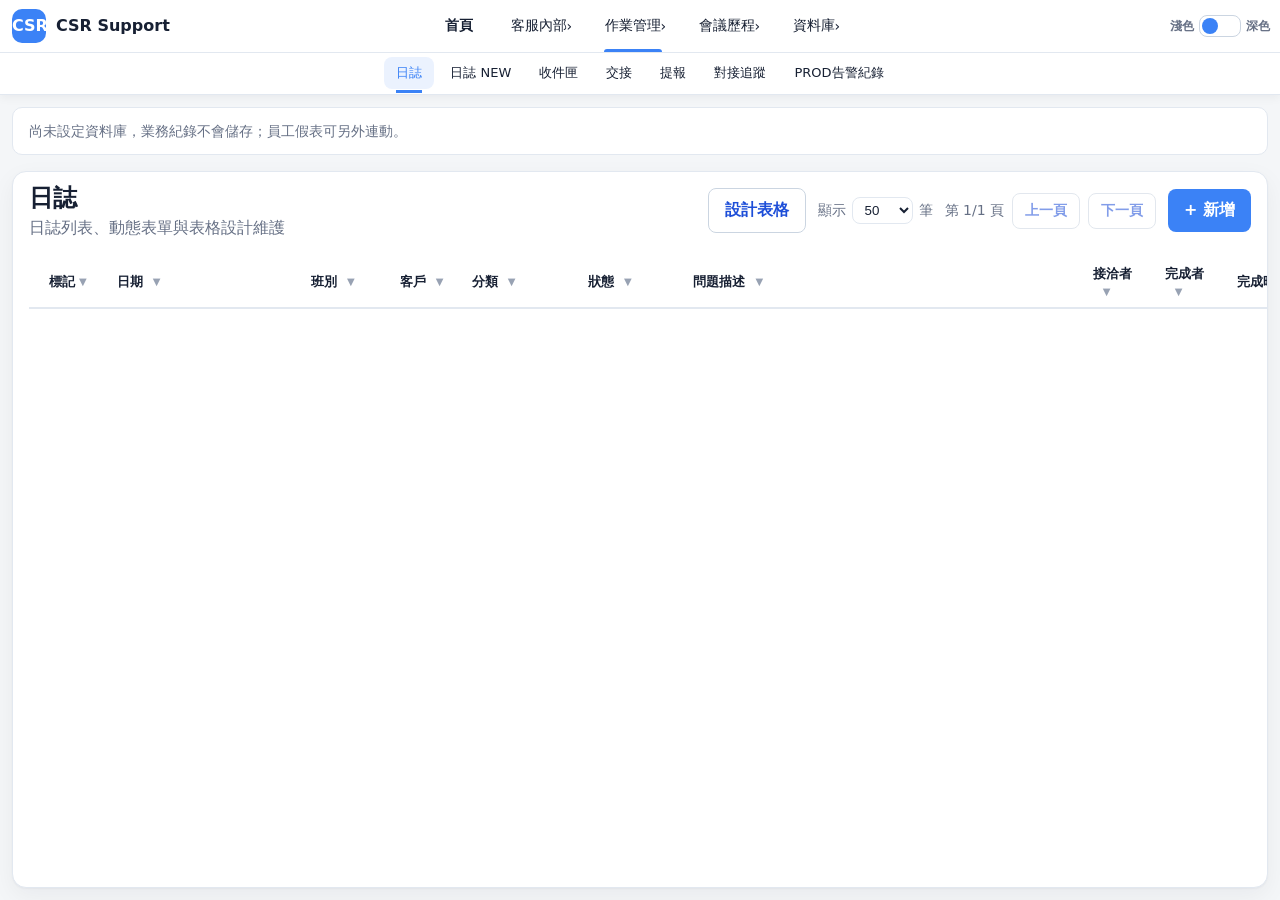
<file: work/log.html>
<!doctype html>
<html lang="zh-Hant">
<head>
  <meta charset="utf-8" />
  <meta name="viewport" content="width=device-width, initial-scale=1" />
  <title>日誌｜OMNIPLAY 客服系統</title>
  <link rel="stylesheet" href="../assets/styles.css?v=20261007-field-font-size" />
  <link rel="manifest" href="../manifest.json" />
  <link rel="icon" type="image/png" href="../assets/favicon-op.png?v=20260816" />
  <meta name="theme-color" content="#3B82F6" />
  <meta name="apple-mobile-web-app-capable" content="yes" />
  <meta name="apple-mobile-web-app-status-bar-style" content="black-translucent" />
  <link rel="apple-touch-icon" href="../assets/icon-192.png" />
  <style>
    .linked-report-modal {
      display: none;
      position: fixed;
      top: 0;
      left: 0;
      right: 0;
      bottom: 0;
      background: rgba(0, 0, 0, 0.5);
      z-index: 1000;
      align-items: center;
      justify-content: center;
      padding: 20px;
    }
    .linked-report-modal.show {
      display: flex;
    }
    .linked-report-modal-content {
      background: white;
      border-radius: 8px;
      max-width: 90%;
      width: 900px;
      max-height: 90vh;
      overflow-y: auto;
      box-shadow: 0 4px 12px rgba(0, 0, 0, 0.15);
    }
    .linked-report-modal-header {
      display: flex;
      justify-content: space-between;
      align-items: center;
      padding: 20px;
      border-bottom: 1px solid #e5e7eb;
      background: #f9fafb;
    }
    .linked-report-modal-header h2 {
      margin: 0;
      font-size: 18px;
      font-weight: 600;
    }
    .linked-report-modal-close {
      background: none;
      border: none;
      font-size: 24px;
      cursor: pointer;
      color: #666;
      padding: 0;
      width: 32px;
      height: 32px;
      display: flex;
      align-items: center;
      justify-content: center;
    }
    .linked-report-modal-close:hover {
      color: #000;
      background: #e5e7eb;
      border-radius: 4px;
    }
    .linked-report-form-wrapper {
      padding: 20px;
    }
    .linked-report-info {
      background: #eff6ff;
      border-left: 4px solid #3b82f6;
      padding: 12px 16px;
      margin-bottom: 20px;
      border-radius: 4px;
      font-size: 14px;
      color: #1e40af;
    }
    .linked-report-form-grid {
      display: grid;
      grid-template-columns: 1fr 1fr;
      gap: 16px;
      margin-bottom: 20px;
    }
    .linked-report-form-field {
      display: flex;
      flex-direction: column;
    }
    .linked-report-form-field label {
      font-size: 13px;
      font-weight: 500;
      margin-bottom: 6px;
      color: #333;
    }
    .linked-report-form-field input,
    .linked-report-form-field select,
    .linked-report-form-field textarea {
      padding: 8px 10px;
      border: 1px solid #d1d5db;
      border-radius: 4px;
      font-size: 14px;
      font-family: inherit;
    }
    .linked-report-form-field input:focus,
    .linked-report-form-field select:focus,
    .linked-report-form-field textarea:focus {
      outline: none;
      border-color: #3b82f6;
      box-shadow: 0 0 0 3px rgba(59, 130, 246, 0.1);
    }
    .linked-report-form-actions {
      display: flex;
      gap: 10px;
      justify-content: flex-end;
      margin-top: 20px;
      border-top: 1px solid #e5e7eb;
      padding-top: 20px;
    }
    .linked-report-form-actions button {
      padding: 8px 16px;
      border: none;
      border-radius: 4px;
      font-size: 14px;
      font-weight: 500;
      cursor: pointer;
      transition: all 0.2s;
    }
    .linked-report-form-actions .btn-cancel {
      background: #f3f4f6;
      color: #374151;
    }
    .linked-report-form-actions .btn-cancel:hover {
      background: #e5e7eb;
    }
    .linked-report-form-actions .btn-submit {
      background: #3b82f6;
      color: white;
    }
    .linked-report-form-actions .btn-submit:hover {
      background: #2563eb;
    }
  </style>
</head>
<body data-reminder-module="log">
  <section class="app-shell" aria-label="客服系統主畫面">
    <aside id="sidebar"></aside>
    <div class="sidebar-overlay" id="sidebarOverlay" aria-hidden="true"></div>

    <main class="main">
      <header class="topbar">
        <div>
          <h1>日誌</h1>
          <p>每日客服作業日誌。</p>
        </div>
        <div class="topbar-actions">
          <button class="secondary" id="designTableButton" type="button">設計表格</button>
          <div class="user-pill">● 尚未設定資料庫</div>
        </div>
      </header>
      <section class="ragic-card" id="ragicListView" aria-label="列表視圖">
        <div class="ragic-toolbar">
          <div><h2 id="ragicTitle"></h2><p id="ragicSubtitle"></p></div>
          <button class="primary" id="newRecordButton" type="button">+ 新增</button>
        </div>
        <div class="ragic-table-wrap">
          <table class="ragic-table">
            <thead><tr id="ragicHeaderRow"></tr></thead>
            <tbody id="ragicTableBody"></tbody>
          </table>
        </div>
      </section>
      <section class="ragic-card" id="ragicFormView" aria-label="主表單視圖" hidden>
        <div class="ragic-form-toolbar"><h2></h2><button class="secondary" id="backToListButton" type="button">返回列表</button></div>
        <form id="ragicForm"></form>
        <div class="ragic-actions">
          <button class="ghost danger" id="deleteButton" type="button">刪除</button>
          <button class="primary" form="ragicForm" type="submit">儲存</button>
        </div>
      </section>
    </main>
  </section>

  <!-- 連動提報浮窗 -->
  <div class="linked-report-modal" id="linkedReportModal">
    <div class="linked-report-modal-content">
      <div class="linked-report-modal-header">
        <h2>連動提報</h2>
        <button class="linked-report-modal-close" id="closeLinkedReportModal" type="button">✕</button>
      </div>
      <div class="linked-report-form-wrapper">
        <div class="linked-report-info">
          提示：下方欄位已自動填入日誌中的相關信息，您可以調整後提交。
        </div>
        <div class="linked-report-form-grid" id="linkedReportFormGrid"></div>
        <div class="linked-report-form-actions">
          <button class="btn-cancel" id="cancelLinkedReport" type="button">取消</button>
          <button class="btn-submit" id="submitLinkedReport" type="button">提交提報</button>
        </div>
      </div>
    </div>
  </div>

  <script src="../assets/interface-only.js?v=20261005"></script>
  <script src="../assets/app.js?v=20260904-show-myerp-return"></script>
  <script src="../assets/ragic-table.js?v=20261007-field-font-size"></script>
  <script>
    initRagicPage({
      title: '日誌',
      collection: 'workLogs',
      fields: [
        { key: 'date', label: '日期', type: 'datetime', required: true, defaultNow: true, formRow: 1, formCol: 1 },
        { key: 'shift', label: '班別', type: 'select', required: true, options: ['早班', '晚班'], formRow: 1, formCol: 2 },
        { key: 'customer', label: '客戶', type: 'select', required: true, options: [
          '客服提報',
          'OKB x OMNIPLAY x CSR Support',
          'OKB x OP x API Integration Tech Support',
          'Filbet x OP x 遊戲營運',
          'Filbet x OP x API Integration Group',
          'S5 x OP x API by Nextral',
          'S5.com x OP x API',
          'Playtime x OMNIPLAY x CSR Support',
          'Playtime X OMNIPLAY X API',
          'OMNIPLAY X Digiplus Integration(BP)',
          'Omniplay X Digiplus 客服(BP)',
          'DF-OP 菲律宾合规API 介接群',
          'DF X OMNIPLAY X 客服',
          'OCMS X OMNIPLAY ( 技術群 ）',
          'CFO x OP x 技術服務群',
          '新客戶',
          'CasinoPlus x OMNIPLAY x Integration Group',
          'Solaire x OMNIPLAY (OP)x API Group',
          'Digitalwin x OMNIPLAY x API Group',
          'Luckyworld x OMNIPLAY x API group',
          'OKFUN x GSPH x OP x Tech Support',
          'Juan 365 x Omnipaly x API Group',
          'IGO-NP x OMNIPLAY x API Group',
          'Okada x OMNIPLAY x API Group',
          'NuStar X OMNIPLAY X API',
          'PW-OKADAPLAY X OP X API',
          'Pin77 X OMNIPLAY X API',
          'PWNWR X OMNIPLAY X API',
          'Hann X OMNIPLAY X API',
          'YOYO X OMNIPLAY X API',
          'PWAP X OMNIPLAY X API',
          'PWBB X OMNIPLAY X API',
          'VIVO X OMNIPLAY X API',
          'PWNN X OMNIPLAY X API',
          'LORA X OMNIPLAY X API',
          'RWN2 X OMNIPLAY X API',
          'FBM X OMNIPLAY X API'
        ], formRow: 1, formCol: 3 },
        { key: 'status', label: '狀態', type: 'select', required: true, options: ['待辦中', '處理中', '觀察中', '已完成', '追"客"', '無須追蹤'], formRow: 1, formCol: 4 },
        { key: 'category', label: '分類', type: 'select', required: true, options: [
          '需求', '資訊', '加白', '客訴', '卡單', '注單確認',
          '前端 (技術)', '後端 (技術)', '對接 (問題)', '帳務 (問題)',
          '遊戲 (問題)', '後台 (問題)', '待定(請勿濫用)'
        ], formRow: 2, formCol: 1 },
        { key: 'contact', label: '接洽者', type: 'select', required: true, defaultCurrentUser: true, options: [
          '佳臻', '晴心', '澄希', '茗雅',
          '------',
          '中魁', 'Rondo', '技術／IT', '業務／AM', '行銷／PM',
          '------',
          '于慧', '芯瑜', '志忠'
        ], formRow: 2, formCol: 2 },
        { key: 'completed_by', label: '完成者', type: 'select', options: [
          '佳臻', '晴心', '澄希', '茗雅',
          '------',
          '中魁', 'Rondo', '技術／IT', '業務／AM', '行銷／PM',
          '------',
          '于慧', '芯瑜', '志忠'
        ], formRow: 2, formCol: 3 },
        { key: 'completed_at', label: '完成時間', type: 'datetime', formRow: 2, formCol: 4 },
        { key: 'updated_time', label: '更新時間', type: 'updatedDate', formRow: 3, formCol: 1 },
        { key: 'images', label: '圖片', type: 'image', formRow: 3, formCol: 2 },
        { key: 'files', label: '檔案', type: 'file', formRow: 3, formCol: 3 },
        { key: 'serial', label: '編號', type: 'serial', formRow: 3, formCol: 4 },
        { key: 'issue', label: '問題描述', type: 'textarea', rows: 6, required: true, formRow: 4, formCol: 1, formColSpan: 2 },
        { key: 'note', label: '備註', type: 'textarea', rows: 6, placeholder: '未完成時，請填入詢問部門的日期時間', formRow: 4, formCol: 3, formColSpan: 2 },
        { key: 'linked_report', label: '提報', type: 'checkbox', formRow: 5, formCol: 1, formColSpan: 1 },
        { key: 'reminder_at', label: '提醒時間', type: 'datetime', formRow: 5, formCol: 2 },
        { key: 'reminder_enabled', label: '啟用提醒', type: 'checkbox', defaultValue: true, formRow: 5, formCol: 3 },
        { key: 'processing_department', label: '處理部門', type: 'select', options: ['技術', '商務'], formRow: 5, formCol: 4 },
        { key: 'reminder_link', label: '提醒連結', type: 'link', formRow: 2, formCol: 7 },
        { key: 'items', label: '處理紀錄（子表格）', type: 'subtable', columnsPerRow: 6, formRow: 6, formCol: 1, formColSpan: 4, fields: [
          { key: 'customer_content', label: '客戶', type: 'textarea', rows: 4, width: 240 },
          { key: 'customer_image', label: '圖片', type: 'image', width: 120 },
          { key: 'support_content', label: '客服／技術', type: 'textarea', rows: 4, width: 240 },
          { key: 'support_image', label: '圖片', type: 'image', width: 120 },
          { key: 'am_content', label: '業務／AM', type: 'textarea', rows: 4, width: 240 },
          { key: 'am_image', label: '圖片', type: 'image', width: 120 }
        ]}
      ],
      formLayout: {
        version: 'log-layout-20260718-1',
        columns: 7,
        rows: 5,
        fields: {
          date: { row: 1, col: 1 },
          shift: { row: 1, col: 2 },
          customer: { row: 1, col: 3 },
          status: { row: 1, col: 4 },
          updated_time: { row: 1, col: 5 },
          reminder_enabled: { row: 1, col: 6 },
          linked_report: { row: 1, col: 7 },
          category: { row: 2, col: 1 },
          contact: { row: 2, col: 2 },
          completed_by: { row: 2, col: 3 },
          completed_at: { row: 2, col: 4 },
          serial: { row: 2, col: 5 },
          reminder_at: { row: 2, col: 6 },
          reminder_link: { row: 2, col: 7 },
          images: { row: 3, col: 1, colSpan: 4, height: 116 },
          files: { row: 3, col: 5, colSpan: 3, height: 116 },
          issue: { row: 4, col: 1, colSpan: 3, height: 170 },
          note: { row: 4, col: 4, colSpan: 3, height: 170 },
          processing_department: { row: 4, col: 7 },
          items: { row: 5, col: 1, colSpan: 7, height: 240 }
        }
      },
      listColumns: ['date', 'shift', 'customer', 'category', 'status', 'issue', 'contact', 'completed_by', 'completed_at', 'linked_report', 'updated_time', 'serial']
    });

    // 連動提報功能
    window.linkedReportManager = {
      currentLogData: null,
      
      openModal: function(logRecord) {
        this.currentLogData = logRecord;
        const modal = document.getElementById('linkedReportModal');
        
        // 構建提報表單
        this.renderReportForm(logRecord);
        
        modal.classList.add('show');
      },
      
      closeModal: function() {
        const modal = document.getElementById('linkedReportModal');
        modal.classList.remove('show');
        this.currentLogData = null;
        document.getElementById('linkedReportFormGrid').innerHTML = '';
      },
      
      renderReportForm: function(logRecord) {
        const grid = document.getElementById('linkedReportFormGrid');
        const sourceDepartment = document.querySelector('#ragicForm [name="processing_department"]')?.value || logRecord.processing_department || '';
        
        // 構建提報表單的字段（對應 report.html 中的字段）
        const reportFields = [
          { key: 'date', label: '日期', type: 'date', value: String(logRecord.date || '').slice(0, 10) },
          { key: 'reporter', label: '班別', type: 'text', value: logRecord.shift || '' },
          { key: 'category', label: '部門（由日誌處理部門帶入）', type: 'select', value: sourceDepartment, options: ['技術', '商務'], locked: true },
          { key: 'subject', label: '分類', type: 'text', value: logRecord.category || '' },
          { key: 'content', label: '級數', type: 'select', value: '', options: ['一級', '二級', '三級'] },
          { key: 'field_1783792645702_pi66u', label: '客戶', type: 'text', value: logRecord.customer || '' },
          { key: 'status', label: '狀態（由日誌帶入）', type: 'select', value: logRecord.status || '', options: ['待辦中', '處理中', '觀察中', '已完成', '追"客"', '無須追蹤'], locked: true },
          { key: 'field_1783793487601_dbb5n', label: '提報者', type: 'select', value: sessionStorage.getItem('omniplayStaffName') || logRecord.contact || '', options: ['佳臻', '晴心', '澄希', '茗雅', '中魁', 'Rondo', '于慧', '芯瑜', '志忠'] },
          { key: 'field_1783793471256_rn925', label: '日誌連結', type: 'text', value: window.location.href, locked: true },
          { key: 'issue', label: '問題描述', type: 'textarea', value: logRecord.issue || '' },
        ];
        
        let formHtml = '';
        
        reportFields.forEach(field => {
          let controlHtml = '';
          
          if (field.type === 'date') {
            controlHtml = `<input type="date" value="${this.escapeHtml(field.value)}" data-field-key="${field.key}">`;
          } else if (field.type === 'select') {
            controlHtml = `<select data-field-key="${field.key}" ${field.locked ? 'disabled' : ''}>
              <option value="">請選擇</option>
              ${field.options.map(opt => `<option value="${opt}" ${field.value === opt ? 'selected' : ''}>${opt}</option>`).join('')}
            </select>`;
          } else if (field.type === 'textarea') {
            controlHtml = `<textarea rows="4" data-field-key="${field.key}">${this.escapeHtml(field.value)}</textarea>`;
          } else {
            controlHtml = `<input type="text" value="${this.escapeHtml(field.value)}" data-field-key="${field.key}" ${field.locked ? 'readonly' : ''}>`;
          }
          
          formHtml += `
            <div class="linked-report-form-field">
              <label>${field.label}</label>
              ${controlHtml}
            </div>
          `;
        });
        
        grid.innerHTML = formHtml;
      },
      
      submitReport: function() {
        const grid = document.getElementById('linkedReportFormGrid');
        const formData = {};
        
        grid.querySelectorAll('[data-field-key]').forEach(field => {
          formData[field.dataset.fieldKey] = field.value;
        });
        
        // 取得資料來源
        const reportCollection = window.omniplayDb?.collection('report');
        if (!reportCollection) {
          alert('尚未設定資料庫，目前僅供介面預覽。');
          return;
        }
        
        // 新增提報記錄
        const sourceLogId = window.getCurrentRagicRecordId?.() || '';
        const sourceLogUrl = sourceLogId ? `${window.location.origin}${window.location.pathname}?id=${encodeURIComponent(sourceLogId)}` : window.location.href;
        reportCollection.add({
          ...formData,
          createdAt: new Date(),
          updatedAt: new Date(),
          sourceLogId,
          sourceLogUrl,
          field_1783793471256_rn925: sourceLogUrl
        }).then(() => {
          alert('提報已成功提交！');
          this.closeModal();
        }).catch(error => {
          console.error('提報失敗：', error);
          alert('提報失敗，請稍後再試');
        });
      },
      
      escapeHtml: function(text) {
        const div = document.createElement('div');
        div.textContent = text;
        return div.innerHTML;
      }
    };

    // 在表單加載完成後，為連動提報勾選框添加事件
    const observeCheckboxChange = () => {
      const linkedReportCheckbox = document.querySelector('[name="linked_report"]');
      if (linkedReportCheckbox && !linkedReportCheckbox.dataset.listenerBound) {
        linkedReportCheckbox.dataset.listenerBound = 'true';
        linkedReportCheckbox.addEventListener('change', function() {
          if (this.checked) {
            const departmentControl = document.querySelector('#ragicForm [name="processing_department"]');
            if (!departmentControl?.value) {
              alert('請先選擇日誌表單的「處理部門」，再建立連動提報。');
              this.checked = false;
              departmentControl?.focus();
              return;
            }
            if (!window.getCurrentRagicRecordId?.()) {
              window.pendingLinkedReportAfterSave = true;
              this.checked = false;
              document.querySelector('#ragicForm')?.requestSubmit();
              return;
            }
            // 取得當前表單的記錄數據
            const formFields = document.querySelectorAll('#ragicForm [name]');
            const currentLogData = {};
            
            formFields.forEach(field => {
              if (field.name && field.name !== 'linked_report') {
                currentLogData[field.name] = field.value;
              }
            });
            
            window.linkedReportManager.openModal(currentLogData);
            // 勾選後自動取消勾選狀態
            this.checked = false;
          }
        });
      }
    };

    // 監控 DOM 變化，當表單被渲染時添加事件
    const observer = new MutationObserver(() => {
      if (document.querySelector('#ragicFormView:not([hidden]) #ragicForm')) {
        observeCheckboxChange();
      }
    });

    observer.observe(document.querySelector('#ragicFormView'), {
      childList: true,
      subtree: true
    });

    // 初始檢查
    observeCheckboxChange();

    // 浮窗關閉按鈕事件
    document.getElementById('closeLinkedReportModal').addEventListener('click', () => {
      window.linkedReportManager.closeModal();
    });

    document.getElementById('cancelLinkedReport').addEventListener('click', () => {
      window.linkedReportManager.closeModal();
    });

    document.getElementById('submitLinkedReport').addEventListener('click', () => {
      window.linkedReportManager.submitReport();
    });

    // 點擊浮窗背景也可以關閉
    document.getElementById('linkedReportModal').addEventListener('click', (e) => {
      if (e.target.id === 'linkedReportModal') {
        window.linkedReportManager.closeModal();
      }
    });
  </script>
</body>
</html>
</file>
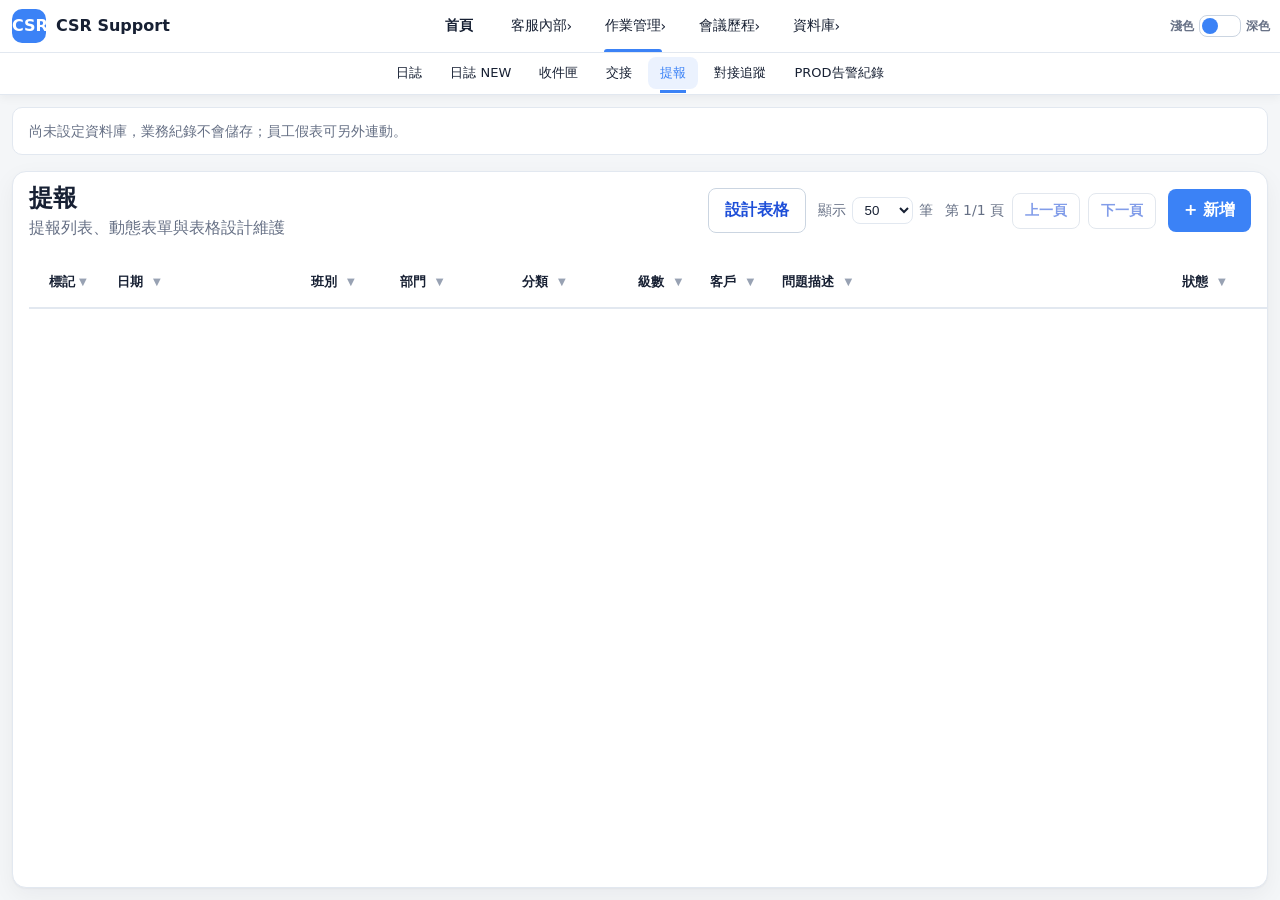
<file: work/report.html>
<!doctype html>
<html lang="zh-Hant">
<head>
  <meta charset="utf-8" />
  <meta name="viewport" content="width=device-width, initial-scale=1" />
  <meta http-equiv="Cache-Control" content="no-cache, no-store, must-revalidate" />
  <meta http-equiv="Pragma" content="no-cache" />
  <meta http-equiv="Expires" content="0" />
  <title>提報｜OMNIPLAY 客服系統</title>
  <link rel="stylesheet" href="../assets/styles.css?v=20261007-field-font-size" />
  <link rel="manifest" href="../manifest.json" />
  <link rel="icon" type="image/png" href="../assets/favicon-op.png?v=20260816" />
  <meta name="theme-color" content="#3B82F6" />
  <meta name="apple-mobile-web-app-capable" content="yes" />
  <meta name="apple-mobile-web-app-status-bar-style" content="black-translucent" />
  <link rel="apple-touch-icon" href="../assets/icon-192.png" />
</head>
<body data-reminder-module="report">
  <section class="app-shell" aria-label="客服系統主畫面">
    <aside id="sidebar"></aside>
    <div class="sidebar-overlay" id="sidebarOverlay" aria-hidden="true"></div>

    <main class="main">
      <header class="topbar">
        <div>
          <h1>提報</h1>
          <p>問題提報與內部追蹤。</p>
        </div>
        <div class="user-pill">● 尚未設定資料庫</div>
      </header>
      <section class="ragic-card" id="ragicListView" aria-label="列表視圖">
        <div class="ragic-toolbar">
          <div><h2 id="ragicTitle"></h2><p id="ragicSubtitle"></p></div>
          <button class="primary" id="newRecordButton" type="button">+ 新增</button>
        </div>
        <div class="ragic-table-wrap">
          <table class="ragic-table">
            <thead><tr id="ragicHeaderRow"></tr></thead>
            <tbody id="ragicTableBody"></tbody>
          </table>
        </div>
      </section>
      <section class="ragic-card" id="ragicFormView" aria-label="主表單視圖" hidden>
        <div class="ragic-form-toolbar"><h2></h2><button class="secondary" id="backToListButton" type="button">返回列表</button></div>
        <form id="ragicForm"></form>
        <div class="ragic-actions">
          <button class="ghost danger" id="deleteButton" type="button">刪除</button>
          <button class="primary" form="ragicForm" type="submit">儲存</button>
        </div>
      </section>
    </main>
  </section>

  <script src="../assets/interface-only.js?v=20261005"></script>
  <script src="../assets/app.js?v=20260904-show-myerp-return"></script>
  <script src="../assets/ragic-table.js?v=20261007-field-font-size"></script>
  <script>
    const reportTrackingMode = new URLSearchParams(window.location.search).get('tracking') === 'open' || sessionStorage.getItem('reportTrackingFilter') === 'open';
    sessionStorage.removeItem('reportTrackingFilter');
    initRagicPage({
      title: '提報',
      collection: 'report',
      trackingStatuses: reportTrackingMode ? ['待辦中', '處理中', '觀察中', '追客'] : null,
      initialFilters: reportTrackingMode
        ? { status: ['待辦中', '處理中', '觀察中', '追客', '追"客"'] }
        : {},
      enforceConfigFields: true,
      fields: [
        { key: 'date', label: '日期', type: 'date', defaultToday: true, formRow: 1, formCol: 1 },
        { key: 'reporter', label: '班別', type: 'select', options: ['早班', '晚班'], formRow: 1, formCol: 2 },
        { key: 'category', label: '部門', type: 'select', options: ['技術', '商務'], formRow: 1, formCol: 3 },
        { key: 'subject', label: '分類', type: 'text', formRow: 1, formCol: 4 },
        { key: 'content', label: '級數', type: 'select', options: ['一級', '二級', '三級'], formRow: 1, formCol: 5 },
        { key: 'field_1783792645702_pi66u', label: '客戶', type: 'text', formRow: 2, formCol: 1, formColSpan: 2 },
        { key: 'status', label: '狀態', type: 'select', options: ['待辦中', '處理中', '觀察中', '已完成', '追"客"', '無須追蹤'], formRow: 2, formCol: 3 },
        { key: 'field_1783793487601_dbb5n', label: '提報者', type: 'select', defaultCurrentUser: true, options: ['佳臻', '晴心', '澄希', '茗雅', '中魁', 'Rondo', '于慧', '芯瑜', '志忠'], formRow: 2, formCol: 4 },
        { key: 'field_1783793471256_rn925', label: '日誌連結', type: 'link', formRow: 3, formCol: 4, formColSpan: 2 },
        { key: 'serial', label: '編號', type: 'serial', formRow: 2, formCol: 5 },
        { key: 'field_1783793518050_ijdc6', label: '完成者', type: 'text', formRow: 3, formCol: 1 },
        { key: 'field_1783793539632_yakx0', label: '完成時間', type: 'datetime', formRow: 3, formCol: 2 },
        { key: 'field_1783889793781_euuc0', label: '更新時間', type: 'updatedDate', formRow: 3, formCol: 3 },
        { key: 'field_1783889767182_tuy8x', label: '檔案', type: 'file', formRow: 6, formCol: 1, formColSpan: 3 },
        { key: 'field_1783793551894_qk3ol', label: '圖片', type: 'image', formRow: 4, formCol: 4, formColSpan: 2, formRowSpan: 2 },
        { key: 'note', label: '備註', type: 'textarea', rows: 5, formRow: 4, formCol: 1, formColSpan: 3, formRowSpan: 2 },
        { key: 'reminder_at', label: '提醒時間', type: 'datetime', formRow: 6, formCol: 4 },
        { key: 'reminder_enabled', label: '啟用提醒', type: 'checkbox', defaultValue: true, formRow: 6, formCol: 5 },
        { key: 'issue', label: '問題描述', type: 'textarea', rows: 4, formRow: 7, formCol: 1, formColSpan: 5 }
      ],
      subtable: {
        key: 'field_1783793415787_ht9q7',
        label: '子表格',
        formRow: 8,
        formCol: 1,
        formColSpan: 5,
        columnsPerRow: 4,
        fields: [
          { key: 'content', label: '內容', type: 'textarea', rows: 4 },
          { key: 'service_reply', label: '客服處理', type: 'textarea', rows: 4 },
          { key: 'it_reply', label: '技術/IT 回覆', type: 'textarea', rows: 4 },
          { key: 'am_reply', label: '商務/AM 回覆', type: 'textarea', rows: 4 }
        ]
      },
      formLayout: {
        version: '20260810-report-issue1',
        columns: 5,
        rows: 8,
        fields: {
          date: { row: 1, col: 1 },
          reporter: { row: 1, col: 2 },
          category: { row: 1, col: 3 },
          subject: { row: 1, col: 4 },
          content: { row: 1, col: 5 },
          field_1783792645702_pi66u: { row: 2, col: 1, colSpan: 2 },
          status: { row: 2, col: 3 },
          field_1783793487601_dbb5n: { row: 2, col: 4 },
          serial: { row: 2, col: 5 },
          field_1783793518050_ijdc6: { row: 3, col: 1 },
          field_1783793539632_yakx0: { row: 3, col: 2 },
          field_1783889793781_euuc0: { row: 3, col: 3 },
          field_1783793471256_rn925: { row: 3, col: 4, colSpan: 2 },
          note: { row: 4, col: 1, colSpan: 3, rowSpan: 2 },
          field_1783793551894_qk3ol: { row: 4, col: 4, colSpan: 2, rowSpan: 2 },
          field_1783889767182_tuy8x: { row: 6, col: 1, colSpan: 3 },
          reminder_at: { row: 6, col: 4 },
          reminder_enabled: { row: 6, col: 5 },
          issue: { row: 7, col: 1, colSpan: 5 },
          field_1783793415787_ht9q7: { row: 8, col: 1, colSpan: 5 }
        }
      },
      listColumns: [
        'date',
        'reporter',
        'category',
        'subject',
        'content',
        'field_1783792645702_pi66u',
        'issue',
        'status',
        'field_1783793487601_dbb5n',
        'field_1783793471256_rn925',
        'serial',
        'field_1783793518050_ijdc6',
        'field_1783793539632_yakx0',
        'field_1783889793781_euuc0',
        'field_1783889767182_tuy8x',
        'field_1783793551894_qk3ol',
        'note',
        'reminder_at',
        'reminder_enabled'
      ]
    });
  </script>
</body>
</html>
</file>
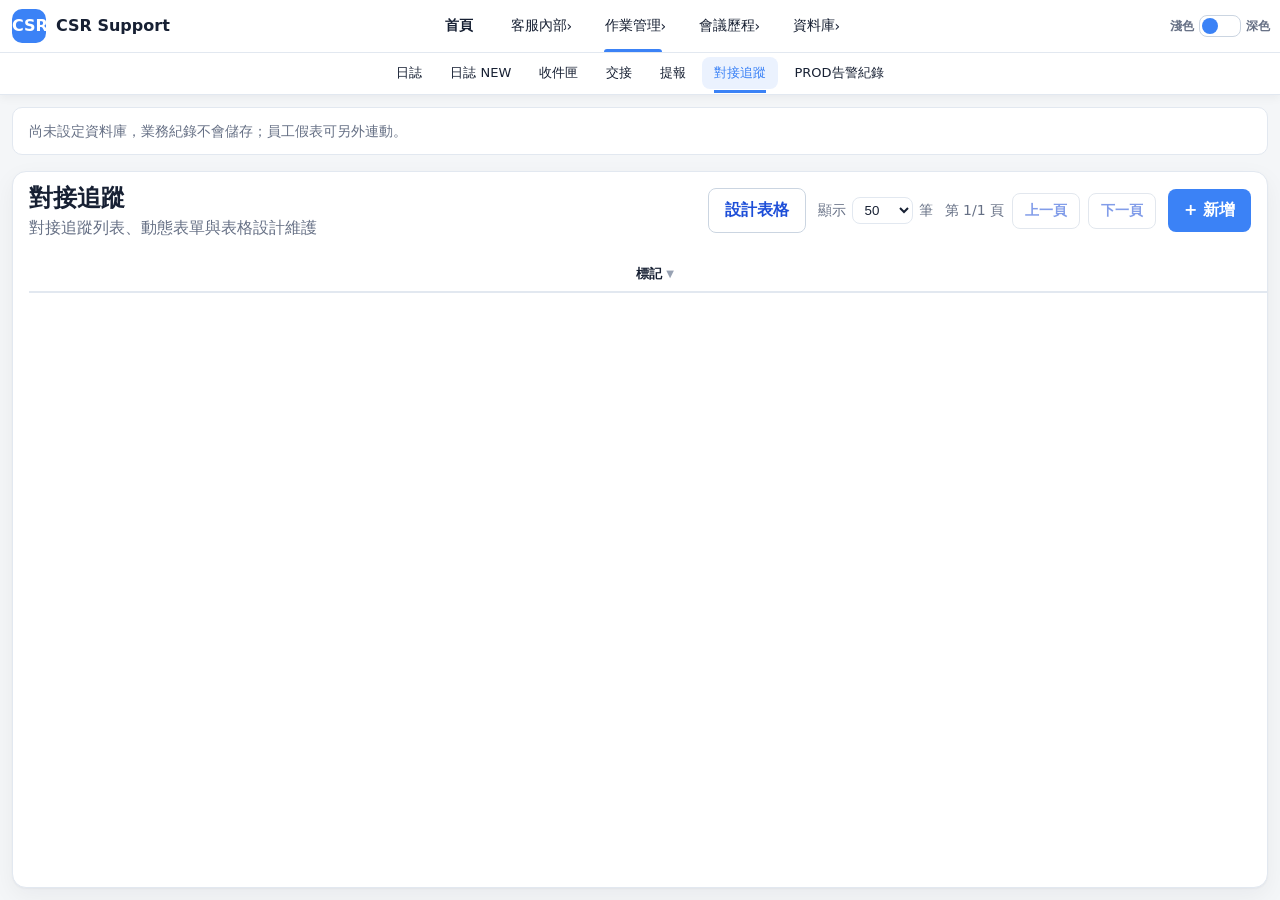
<file: work/tracking.html>
<!doctype html>
<html lang="zh-Hant">
<head>
  <meta charset="utf-8" />
  <meta name="viewport" content="width=device-width, initial-scale=1" />
  <title>對接追蹤｜OMNIPLAY 客服系統</title>
  <link rel="stylesheet" href="../assets/styles.css?v=20261007-field-font-size" />
  <link rel="manifest" href="../manifest.json" />
  <link rel="icon" type="image/png" href="../assets/favicon-op.png?v=20260816" />
  <meta name="theme-color" content="#3B82F6" />
  <meta name="apple-mobile-web-app-capable" content="yes" />
  <meta name="apple-mobile-web-app-status-bar-style" content="black-translucent" />
  <link rel="apple-touch-icon" href="../assets/icon-192.png" />
</head>
<body class="tracking-page">
  <section class="app-shell" aria-label="客服系統主畫面">
    <aside id="sidebar"></aside>
    <div class="sidebar-overlay" id="sidebarOverlay" aria-hidden="true"></div>

    <main class="main">
      <header class="topbar">
        <div>
          <h1>對接追蹤</h1>
          <p>跨單位對接追蹤事項。</p>
        </div>
        <div class="topbar-actions">
          <button class="secondary" id="designTableButton" type="button" hidden>設計表格</button>
          <div class="user-pill">● 尚未設定資料庫</div>
        </div>
      </header>
      <section class="ragic-card" id="ragicListView" aria-label="列表視圖">
        <div class="ragic-toolbar">
          <div><h2 id="ragicTitle"></h2><p id="ragicSubtitle"></p></div>
          <button class="primary" id="newRecordButton" type="button">+ 新增</button>
        </div>
        <div class="ragic-table-wrap">
          <table class="ragic-table">
            <thead><tr id="ragicHeaderRow"></tr></thead>
            <tbody id="ragicTableBody"></tbody>
          </table>
        </div>
      </section>
      <section class="ragic-card" id="ragicFormView" aria-label="主表單視圖" hidden>
        <div class="ragic-form-toolbar"><h2></h2><button class="secondary" id="backToListButton" type="button">返回列表</button></div>
        <form id="ragicForm"></form>
        <div class="ragic-actions">
          <button class="ghost danger" id="deleteButton" type="button">刪除</button>
          <button class="primary" form="ragicForm" type="submit">儲存</button>
        </div>
      </section>
    </main>
  </section>

  <script src="../assets/interface-only.js?v=20261005"></script>
  <script src="../assets/app.js?v=20260904-show-myerp-return"></script>
  <script src="../assets/ragic-table.js?v=20261007-field-font-size"></script>
  <script>
    initRagicPage({
      title: '對接追蹤',
      collection: 'tracking',
      manualSystemDates: true,
      fields: [
        { key: 'date', label: '日期', type: 'date', defaultToday: true },
        { key: 'target', label: '對接對象', type: 'text' },
        { key: 'item', label: '事項', type: 'textarea', rows: 5 },
        { key: 'owner', label: '負責人', type: 'text' },
        { key: 'status', label: '進度狀態', type: 'select', options: ['未開始', '進行中', '已完成', '卡關'] },
        { key: 'completed_by', label: '完成人員', type: 'text' },
        { key: 'completed_at', label: '完成時間', type: 'datetime' },
        { key: 'note', label: '備註', type: 'textarea', rows: 5 }
      ],
      listColumns: ['客戶域名', 'APP', '群組名稱', '錢包類型', '目前進度', '建單人員', '紀錄', '預計上線日期', '更新日期', '建立日期']
    });
  </script>
</body>
</html>
</file>
<file: assets/styles.css>
:root,
[data-theme="light"] {
  color-scheme: light;
  --bg: #F4F6F8;
  --sidebar: #FFFFFF;
  --surface: #FFFFFF;
  --surface-muted: #F8FAFC;
  --border: #E2E8F0;
  --border-strong: #CBD5E1;
  --text: #172033;
  --text-secondary: #667085;
  --text-muted: #98A2B3;
  --primary: #3B82F6;
  --primary-hover: #2563EB;
  --primary-soft: #EAF2FF;
  --success: #16A36A;
  --success-soft: #E8F7EF;
  --danger: #D94C4C;
  --danger-soft: #FCEBEC;
  --warning: #D68A1F;
  --warning-soft: #FFF4DD;

  --card: var(--surface);
  --bg-gradient: var(--bg);
  --panel: var(--surface);
  --panel-solid: var(--surface);
  --panel-soft: var(--surface-muted);
  --primary-dark: var(--primary-hover);
  --accent: var(--success);
  --sidebar-soft: var(--surface-muted);
  --sidebar-text: var(--text-secondary);
  --muted: var(--text-secondary);
  --shadow: 0 1px 2px rgba(16, 24, 40, 0.04), 0 8px 24px rgba(16, 24, 40, 0.05);
  --dark-panel: var(--surface);
  --dark-panel-soft: var(--surface-muted);
  --table-head: var(--surface-muted);
  --table-row: var(--surface);
  --table-row-alt: var(--surface-muted);
  --table-row-hover: var(--surface-muted);
  --table-text: var(--text);
  --table-muted: var(--text-secondary);
  --input-bg: var(--surface);
  --input-text: var(--text);
  --input-border: var(--border);
  --overlay: rgba(17, 24, 39, .46);
  --panel-gradient-end: var(--surface);
  --button-secondary-text: var(--text-secondary);
  --button-secondary-bg: var(--surface);
  --button-ghost-bg: var(--surface);
  --button-danger-text: var(--danger);
  --button-danger-bg: transparent;
  --button-danger-border: var(--danger-soft);
  --month-label-text: var(--text);
  --month-label-bg: var(--surface-muted);
  --control-pill-text: var(--text-secondary);
  --control-pill-bg: var(--surface);
  --weekend-bg: var(--warning-soft);
  --weekend-text: var(--warning);
  --holiday-bg: var(--danger-soft);
  --holiday-text: var(--danger);
  --warning-text: var(--warning);
  --summary-bg: var(--primary-soft);
  --summary-text: var(--primary);
  --calendar-event-bg: var(--primary-soft);
  --chip-bg: var(--surface-muted);
  --chip-text: var(--text-secondary);
}

[data-theme="dark"] {
  color-scheme: dark;
  --bg: #111827;
  --sidebar: #0F172A;
  --surface: #1B2535;
  --surface-muted: #222F42;
  --border: #2F3D52;
  --border-strong: #40516A;
  --text: #F3F6FA;
  --text-secondary: #B6C2D1;
  --text-muted: #7F8DA3;
  --primary: #5B9BFF;
  --primary-hover: #78ACFF;
  --primary-soft: #1E3A5F;
  --success: #34D399;
  --success-soft: #132E23;
  --danger: #F87171;
  --danger-soft: #3B1C1C;
  --warning: #FBBF24;
  --warning-soft: #3B2E10;

  --card: var(--surface);
  --bg-gradient: var(--bg);
  --panel: var(--surface);
  --panel-solid: var(--surface);
  --panel-soft: var(--surface-muted);
  --primary-dark: var(--primary-hover);
  --accent: var(--success);
  --sidebar-soft: var(--surface-muted);
  --sidebar-text: var(--text-secondary);
  --muted: var(--text-secondary);
  --shadow: 0 1px 2px rgba(0, 0, 0, 0.18), 0 8px 24px rgba(0, 0, 0, 0.24);
  --dark-panel: var(--surface);
  --dark-panel-soft: var(--surface-muted);
  --table-head: var(--surface-muted);
  --table-row: var(--surface);
  --table-row-alt: var(--surface-muted);
  --table-row-hover: var(--surface-muted);
  --table-text: var(--text);
  --table-muted: var(--text-secondary);
  --input-bg: var(--surface);
  --input-text: var(--text);
  --input-border: var(--border);
  --overlay: rgba(2, 6, 23, .72);
  --panel-gradient-end: var(--surface);
  --button-secondary-text: var(--text-secondary);
  --button-secondary-bg: var(--surface);
  --button-ghost-bg: var(--surface);
  --button-danger-text: var(--danger);
  --button-danger-bg: transparent;
  --button-danger-border: var(--danger-soft);
  --month-label-text: var(--text);
  --month-label-bg: var(--surface-muted);
  --control-pill-text: var(--text-secondary);
  --control-pill-bg: var(--surface);
  --weekend-bg: var(--warning-soft);
  --weekend-text: var(--warning);
  --holiday-bg: var(--danger-soft);
  --holiday-text: var(--danger);
  --warning-text: var(--warning);
  --summary-bg: var(--primary-soft);
  --summary-text: var(--primary);
  --calendar-event-bg: var(--primary-soft);
  --chip-bg: var(--surface-muted);
  --chip-text: var(--text-secondary);
}



* { box-sizing: border-box; }

html,
body {
  overflow: hidden;
}

body {
  margin: 0;
  min-height: 100vh;
  font-family: "Noto Sans TC", "Microsoft JhengHei", system-ui, -apple-system, BlinkMacSystemFont, "Segoe UI", sans-serif;
  color: var(--text);
  background: radial-gradient(circle at top left, #dbeafe 0, transparent 34%), var(--bg);
}

button {
  border: 0;
  border-radius: 14px;
  cursor: pointer;
  font: inherit;
  font-weight: 800;
  transition: transform .2s, background .2s, box-shadow .2s;
}

button:hover { transform: translateY(-1px); }

.app-shell {
  min-height: 100vh;
  display: flex;
}

/* ===== SIDEBAR（唯一定義，禁止重複） ===== */
.sidebar {
  position: sticky;
  top: 0;
  height: 100vh;
  width: 220px;
  flex: 0 0 220px;
  display: flex;
  flex-direction: column;
  background: var(--sidebar);
  border-right: 1px solid var(--border);
  color: var(--text-secondary);
  overflow: hidden;
  transition: width 0.25s ease, flex-basis 0.25s ease, opacity 0.2s ease, padding 0.25s ease;
}

.sidebar-header {
  display: flex;
  align-items: flex-start;
  justify-content: space-between;
  gap: 12px;
  padding: 16px 12px 14px 16px;
}

.logo {
  display: flex;
  align-items: flex-start;
  gap: 10px;
  color: var(--text);
  font-weight: 900;
  line-height: 1.15;
}
.logo-mark { width: 34px; height: 34px; display: grid; place-items: center; border-radius: 10px; background: var(--primary); color: #fff; font-weight: 900; }
.toggle-btn { width: 34px; height: 34px; color: var(--text); background: var(--sidebar-soft); border: 1px solid var(--border); border-radius: 6px; cursor: pointer; font-size: 18px; }

.sidebar-toggle-btn {
  position: fixed;
  top: 12px;
  left: 12px;
  z-index: 1000;
  display: none;
  background: var(--surface);
  border: 1px solid var(--border);
  border-radius: 6px;
  padding: 6px 10px;
  cursor: pointer;
  font-size: 18px;
  color: var(--text);
  box-shadow: 0 2px 6px rgba(0,0,0,0.1);
}
.sidebar-toggle-btn.is-visible { display: inline-flex; align-items: center; justify-content: center; }

.menu { flex: 1; overflow-y: auto; padding: 8px 0 12px; }

.home-link,
.sidebar-sub-item {
  text-decoration: none;
}

.home-link {
  display: flex;
  align-items: center;
  gap: 8px;
  padding: 8px 16px;
  margin: 0 8px 10px;
  border-radius: 6px;
  color: var(--text);
  font-size: 14px;
  font-weight: 700;
}
.home-link:hover { background: var(--surface-muted); }
.home-link.is-active { background: var(--primary); color: #fff; }

.sidebar-group { margin: 0 0 8px; }
.sidebar-group-title {
  display: flex;
  align-items: center;
  gap: 8px;
  margin: 0;
  font-size: 12px;
  font-weight: 700;
  color: var(--text-muted);
  padding: 12px 16px 4px;
  text-transform: uppercase;
  letter-spacing: 0.5px;
  cursor: default;
  user-select: none;
}

.icon { width: 18px; min-width: 18px; height: 18px; display: inline-grid; place-items: center; font-size: 16px; }
.bullet { color: var(--text-muted); line-height: 1; }
.sidebar-sub-item {
  padding: 6px 16px 6px 36px;
  font-size: 13px;
  color: var(--text);
  cursor: pointer;
  display: flex;
  align-items: center;
  gap: 8px;
  border-radius: 6px;
  margin: 1px 8px;
}
.sidebar-sub-item .bullet,
.sidebar-sub-item::before { margin-left: 0; }
.sidebar-sub-item:hover { background: var(--surface-muted); }
.sidebar-sub-item.is-active,
.sidebar-sub-item.active { background: var(--primary); color: #fff; }
.sidebar-sub-item.is-active .bullet,
.sidebar-sub-item.active .bullet { color: #fff; }

.sidebar-footer {
  margin-top: auto;
  padding: 12px 16px;
  border-top: 1px solid var(--border);
  background: var(--sidebar);
}
.theme-switch-row {
  display: flex;
  align-items: center;
  justify-content: space-between;
  gap: 8px;
  margin-bottom: 10px;
  font-size: 12px;
  font-weight: 800;
  color: var(--text-secondary);
}
.theme-toggle {
  position: relative;
  width: 42px;
  height: 22px;
  flex: 0 0 auto;
  border: 1px solid var(--border);
  border-radius: 999px;
  background: var(--surface-muted);
  padding: 0;
}
.theme-toggle::after {
  content: '';
  position: absolute;
  top: 2px;
  left: 2px;
  width: 16px;
  height: 16px;
  border-radius: 999px;
  background: var(--primary);
  transition: transform .2s ease;
}
[data-theme="dark"] .theme-toggle::after { transform: translateX(20px); }
.sidebar-user-row { display: flex; align-items: center; justify-content: space-between; gap: 10px; font-size: 13px; }
.sidebar-user-info { min-width: 0; }
.sidebar-user-label { color: var(--text-muted); margin-right: 4px; }
.sidebar-user-name { color: var(--text); }
.logout-button { display: inline-flex; align-items: center; gap: 4px; margin-left: auto; padding: 6px 8px; color: var(--text-secondary); background: transparent; border-radius: 6px; font-size: 13px; }
.logout-button:hover { background: var(--surface-muted); color: var(--text); }

.sidebar.is-collapsed,
.sidebar.collapsed {
  width: 0;
  flex-basis: 0;
  overflow: hidden;
  opacity: 0;
  padding: 0;
  border-right: 0;
}

[data-theme="light"] .sidebar { background: linear-gradient(180deg, #FFFFFF, #F1F5F9); }
.main,
.main-content {
  position: relative;
  flex: 1;
  min-width: 0;
  padding: 30px;
}

.topbar {
  display: flex;
  align-items: center;
  justify-content: space-between;
  gap: 20px;
  margin-bottom: 26px;
  padding: 22px 24px;
  border: 1px solid var(--border);
  border-radius: 24px;
  background: rgba(255,255,255,.88);
  box-shadow: 0 14px 32px rgba(15, 23, 42, .07);
}

.topbar h1 { margin: 0 0 6px; font-size: 28px; }
.topbar p { margin: 0; color: var(--muted); }

.topbar-actions {
  display: flex;
  flex-direction: column;
  align-items: flex-end;
  gap: 10px;
  margin-left: auto;
}

.topbar-actions #designTableButton { white-space: nowrap; }

.user-pill {
  display: inline-flex;
  align-items: center;
  gap: 10px;
  padding: 10px 14px;
  border-radius: 999px;
  background: #ecfdf5;
  color: #166534;
  font-weight: 800;
  white-space: nowrap;
}

.placeholder-card {
  min-height: 300px;
  display: grid;
  place-items: center;
  padding: 42px;
  border: 1px dashed var(--border);
  border-radius: 22px;
  background: white;
  box-shadow: 0 12px 28px rgba(15, 23, 42, .06);
  text-align: center;
}

.placeholder-card h2 { margin: 0 0 12px; font-size: 30px; }
.placeholder-card p { max-width: 560px; margin: 0; color: var(--muted); line-height: 1.8; }

@media (max-width: 560px) {
  .main,
  .main-content { padding: 18px; }
  .topbar { align-items: flex-start; flex-direction: column; }
  .topbar-actions { align-items: flex-start; margin-left: 0; }
}

.staff-panel {
  overflow: hidden;
  border: 1px solid rgba(203, 213, 225, .24);
  border-radius: 24px;
  background: linear-gradient(145deg, var(--dark-panel) 0%, var(--dark-panel-soft) 58%, var(--panel-gradient-end) 100%);
  box-shadow: var(--shadow);
  color: white;
}

.panel-heading {
  display: flex;
  align-items: center;
  justify-content: space-between;
  gap: 18px;
  padding: 24px;
  border-bottom: 1px solid rgba(255,255,255,.08);
}

.panel-heading h2,
.modal-heading h2 { margin: 0 0 8px; }
.panel-heading p { margin: 0; color: var(--sidebar-text); }

.primary-button,
.secondary-button,
.danger-button,
.ghost-button,
.icon-button {
  display: inline-flex;
  align-items: center;
  justify-content: center;
  gap: 8px;
}

.primary-button {
  padding: 12px 18px;
  color: white;
  background: var(--primary);
  box-shadow: 0 12px 26px rgba(37, 99, 235, .28);
}
.primary-button:hover { background: var(--primary-dark); }
.primary-button:disabled { cursor: wait; opacity: .65; transform: none; }

.table-wrap { overflow-x: auto; }

.staff-table {
  width: 100%;
  border-collapse: collapse;
  min-width: 760px;
}

.staff-table th,
.staff-table td {
  padding: 16px 20px;
  border-bottom: 1px solid rgba(255,255,255,.08);
  text-align: left;
  vertical-align: middle;
}

.staff-table th {
 color: #f8fafc;
  background: var(--table-head);
  font-size: 14px;
  letter-spacing: .04em;
}

.staff-table td { color: var(--table-text); }
.staff-table tbody tr:nth-child(odd) { background: var(--table-row); }
.staff-table tbody tr:nth-child(even) { background: var(--surface-muted); }
.staff-table tbody tr:hover { background: var(--table-row-hover); }

.password-cell,
.password-input,
.table-actions,
.form-actions,
.modal-heading {
  display: flex;
  align-items: center;
  gap: 10px;
}

.table-actions { flex-wrap: wrap; }

.secondary-button,
.danger-button,
.ghost-button {
  padding: 9px 12px;
  border: 1px solid rgba(255,255,255,.12);
}

.secondary-button { color: #bfdbfe; background: rgba(37, 99, 235, .18); }
.danger-button { color: #fecaca; background: rgba(220, 38, 38, .16); }
.ghost-button { color: var(--sidebar-text); background: rgba(15, 23, 42, .72); }
.icon-button {
  width: 38px;
  height: 38px;
  color: white;
  background: rgba(255,255,255,.1);
}

.empty-state {
  margin: 0;
  padding: 36px 24px;
  color: var(--sidebar-text);
  text-align: center;
}

.modal-backdrop {
  position: fixed;
  inset: 0;
  z-index: 10;
  display: none;
  place-items: center;
  padding: 22px;
  background: rgba(15, 23, 42, .72);
  backdrop-filter: blur(8px);
}
.modal-backdrop.is-open { display: grid; }

.modal-card {
    width: min(520px, 100%);
    max-height: calc(100vh - 44px);
    padding: 24px;
    border: 1px solid rgba(255,255,255,.12);
    border-radius: 24px;
    background: var(--sidebar);
    box-shadow: var(--shadow);
    color: white;

    display: flex;
    flex-direction: column;
}

.modal-heading {
  justify-content: space-between;
  margin-bottom: 18px;
}

.staff-form {
  display: grid;
  gap: 16px;
}

.staff-form label,
.staff-form label span {
  display: grid;
  gap: 8px;
}

.staff-form label span {
  color: var(--sidebar-text);
  font-weight: 800;
}

.staff-form input,
.staff-form select {
  width: 100%;
  min-height: 46px;
  padding: 11px 13px;
  border: 1px solid rgba(203, 213, 225, .22);
  border-radius: 14px;
  color: white;
  background: rgba(30, 41, 59, .9);
  font: inherit;
}

.password-input input { padding-right: 54px; }
.password-input { position: relative; }
.password-input .icon-button {
  position: absolute;
  right: 5px;
}

.form-message {
  margin: 0;
  padding: 10px 12px;
  border-radius: 12px;
  color: #fecaca;
  background: rgba(220, 38, 38, .14);
}
.form-message[data-type="info"] { color: #bfdbfe; background: rgba(37, 99, 235, .16); }

.form-actions { justify-content: flex-end; margin-top: 6px; }

@media (max-width: 560px) {
  .panel-heading { align-items: flex-start; flex-direction: column; }
  .primary-button { width: 100%; }
  .modal-card { padding: 18px; }
}

.is-hidden { display: none !important; }

.login-view {
  min-height: 100vh;
  display: grid;
  place-items: center;
  padding: 24px;
  background: radial-gradient(circle at top left, rgba(37, 99, 235, .28), transparent 34%), linear-gradient(145deg, #020617 0%, var(--sidebar) 52%, var(--sidebar-soft) 100%);
}

.login-card {
  width: min(460px, 100%);
  display: grid;
  gap: 18px;
  padding: 32px;
  border: 1px solid rgba(255,255,255,.12);
  border-radius: 28px;
  background: rgba(15, 23, 42, .92);
  box-shadow: var(--shadow);
  color: white;
}

.login-brand {
  display: flex;
  align-items: center;
  gap: 14px;
  margin-bottom: 6px;
}

.login-brand h1 { margin: 0 0 6px; font-size: 26px; }
.login-brand p { margin: 0; color: var(--sidebar-text); }

.login-card label {
  display: grid;
  gap: 8px;
  color: var(--sidebar-text);
  font-weight: 800;
}

.login-card input {
  width: 100%;
  min-height: 48px;
  padding: 12px 14px;
  border: 1px solid rgba(203, 213, 225, .22);
  border-radius: 14px;
  color: white;
  background: rgba(30, 41, 59, .9);
  font: inherit;
}

.staff-table tbody tr.is-disabled {
  opacity: .48;
  filter: grayscale(1);
}

.status-badge {
  display: inline-flex;
  align-items: center;
  padding: 6px 10px;
  border-radius: 999px;
  font-weight: 900;
}

.status-badge.is-enabled { color: #bbf7d0; background: rgba(22, 163, 74, .18); }
.status-badge.is-disabled { color: #e2e8f0; background: rgba(100, 116, 139, .28); }

.leave-panel {
  overflow: hidden;
  border: 1px solid rgba(203, 213, 225, .24);
  border-radius: 24px;
  background: linear-gradient(145deg, var(--dark-panel) 0%, var(--dark-panel-soft) 58%, var(--panel-gradient-end) 100%);
  box-shadow: var(--shadow);
  color: white;
}

.leave-heading { align-items: flex-start; }

.leave-toolbar {
  display: flex;
  align-items: center;
  flex-wrap: wrap;
  justify-content: flex-end;
  gap: 8px;
}

.leave-toolbar strong {
  min-width: 118px;
  padding: 10px 12px;
  border-radius: 14px;
  color: var(--month-label-text);
  background: var(--month-label-bg);
  text-align: center;
}


.global-quota-field {
  display: inline-flex;
  align-items: center;
  gap: 8px;
  min-height: 40px;
  padding: 6px 10px;
  border: 1px solid rgba(203, 213, 225, .24);
  border-radius: 14px;
  color: var(--control-pill-text);
  background: var(--control-pill-bg);
  font-size: 13px;
  font-weight: 900;
}

.global-quota-field input {
  width: 72px;
  min-height: 28px;
  border: 1px solid rgba(203, 213, 225, .28);
  border-radius: 10px;
  color: white;
  background: rgba(71, 85, 105, .98);
  font: inherit;
  text-align: center;
}

.leave-meta {
  display: flex;
  align-items: center;
  justify-content: space-between;
  gap: 16px;
  padding: 12px 24px;
  border-bottom: 1px solid rgba(255,255,255,.08);
  color: #e2e8f0;
}

.leave-meta p { margin: 0; }
.leave-legend {
  display: flex;
  align-items: center;
  flex-wrap: wrap;
  gap: 8px;
}

.leave-legend-button {
  display: inline-flex;
  align-items: center;
  justify-content: center;
  min-height: 34px;
  padding: 6px 10px;
  border: 1px solid rgba(203, 213, 225, .24);
  border-radius: 999px;
  color: var(--control-pill-text);
  background: var(--control-pill-bg);
  font: inherit;
  font-weight: 900;
  cursor: pointer;
}

.leave-legend-button:disabled {
  cursor: not-allowed;
  opacity: .55;
}

.leave-status[data-type="success"] { color: #bbf7d0; }
.leave-status[data-type="error"] { color: #fecaca; }

.leave-table-wrap {
  max-height: calc(100vh - 260px);
  overflow-x: auto;
  overflow-y: auto;
  scrollbar-color: rgba(148, 163, 184, .7) rgba(15, 23, 42, .72);
}

.leave-table {
  width: 100%;
  min-width: max-content;
  border-collapse: separate;
  border-spacing: 0;
  table-layout: auto;
}

.leave-table th,
.leave-table td {
  min-height: 45px;
  height: 48px;
  width: auto;
  padding: 8px 9px;
  font-size: 14px;
  line-height: 1.3;
  white-space: nowrap;
  border-right: 1px solid rgba(255,255,255,.08);
  border-bottom: 1px solid rgba(255,255,255,.08);
  background: var(--table-row);
  text-align: center;
  vertical-align: middle;
}

.leave-table thead th {
  position: sticky;
  top: 0;
  z-index: 5;
  color: #f8fafc;
  background: var(--table-head);
  font-size: 15px;
  line-height: 1.25;
}

.leave-table thead small,
.quota-count {
  display: block;
  color: #cbd5e1;
  font-size: 13px;
  line-height: 1.25;
}

.day-col,
.leave-day {
  min-width: 40px;
  width: 40px;
}
.shift-col {
  left: 0;
  min-width: 72px;
  width: 72px;
}
.name-col {
  left: 72px;
  min-width: 132px;
  width: 132px;
}

.leave-table .sticky-col {
  position: sticky;
  z-index: 10;
  background: var(--table-row);
  box-shadow: 1px 0 0 rgba(255,255,255,.08);
}

.leave-table thead .sticky-col { z-index: 20; background: var(--table-head); }
.leave-table tbody tr:nth-child(odd) th,
.leave-table tbody tr:nth-child(odd) td { background-color: var(--table-row); }
.leave-table tbody tr:nth-child(even) th,
.leave-table tbody tr:nth-child(even) td { background-color: var(--surface-muted); }
.leave-table tbody tr:nth-child(odd) .sticky-col { background: var(--table-row); }
.leave-table tbody tr:nth-child(even) .sticky-col { background: var(--surface-muted); }
.leave-table tbody th.name-col { text-align: left; }

.leave-day.is-weekend,
.day-col.is-weekend { color: var(--weekend-text); background: var(--weekend-bg); }
.leave-day.is-holiday,
.day-col.is-holiday { color: var(--holiday-text); background: var(--holiday-bg); }

.leave-cell-button {
  position: relative;
  width: 100%;
  min-height: 45px;
  display: flex;
  align-items: center;
  justify-content: center;
  gap: 4px;
  padding: 4px;
  color: #f8fafc;
  background: rgba(255,255,255,.03);
  border-radius: 10px;
}

.leave-cell-button:hover,
.leave-table.is-special-mode .leave-cell-button:hover { background: rgba(59, 130, 246, .32); }

.leave-cell-button .leave-marker {
  display: inline-flex;
  align-items: center;
  justify-content: center;
}

.leave-marker {
  color: #020617;
  font-size: 24px;
  line-height: 1;
  text-shadow: 0 0 10px rgba(255,255,255,.45);
}

.leave-marker.is-required { color: #ef4444; text-shadow: none; }
.special-icons {
  display: inline-flex;
  align-items: center;
  justify-content: center;
  min-height: 18px;
  font-size: 16px;
  line-height: 1;
}

.special-mode-button.is-active {
  color: #0f172a;
  background: #facc15;
  box-shadow: 0 0 0 3px rgba(250, 204, 21, .24);
}

.leave-shift-select {
  width: auto;
  min-height: 34px;
  border: 1px solid rgba(203, 213, 225, .2);
  border-radius: 10px;
  color: white;
  background: rgba(71, 85, 105, .98);
  font: inherit;
  font-size: 14px;
  font-weight: 800;
}


.quota-count.is-warning { color: var(--warning-text); }

.summary-row td,
.summary-row th {
  position: sticky;
  z-index: 3;
  font-weight: 900;
}

.summary-row td,
.summary-row th { bottom: 48px; color: var(--summary-text); background: var(--summary-bg); }
.summary-row .sticky-col { z-index: 6; }
.summary-cell { color: var(--summary-text); font-size: 18px; }

.leave-special-menu {
  position: fixed;
  z-index: 20;
  width: 180px;
  display: grid;
  gap: 10px;
  padding: 14px;
  border: 1px solid rgba(255,255,255,.14);
  border-radius: 16px;
  color: white;
  background: rgba(15, 23, 42, .98);
  box-shadow: var(--shadow);
}

.leave-special-menu label {
  display: flex;
  align-items: center;
  gap: 8px;
  color: var(--sidebar-text);
  font-weight: 800;
}

@media (min-width: 901px) {
  .main:has(.leave-panel) { padding: 18px; }
  .main:has(.leave-panel) .topbar { margin-bottom: 14px; padding: 16px 20px; }
  .main:has(.leave-panel) .topbar h1 { font-size: 24px; }
  .main:has(.leave-panel) .panel-heading { padding: 16px 20px; }
  .main:has(.leave-panel) .leave-table-wrap { max-height: calc(100vh - 226px); }
  .main:has(.leave-panel) .leave-table { min-width: 0; }
}

@media (max-width: 700px) {
  .leave-meta,
  .leave-heading,
  .leave-toolbar { align-items: stretch; flex-direction: column; }
  .leave-toolbar .secondary-button,
  .leave-toolbar .ghost-button,
  .global-quota-field { width: 100%; justify-content: center; }
  .leave-table-wrap { max-height: calc(100vh - 330px); }
  .day-col,
  .leave-day {
    min-width: 40px;
    width: 40px;
  }
  .shift-col,
  .name-col { min-width: max-content; }
  .leave-table { min-width: max-content; }
}

.leave-special-menu[hidden] { display: none; }

.schedule-panel {
    height: calc(100vh - 120px);
    display: flex;
    flex-direction: column;

    overflow: hidden;
    border: 1px solid rgba(203, 213, 225, .24);
    border-radius: 24px;
    background: linear-gradient(145deg, #020617 0%, var(--sidebar) 58%, #1e293b 100%);
    box-shadow: var(--shadow);
    color: white;
}

.schedule-heading {
  position: relative;
  display: flex;
  align-items: center;
  justify-content: space-between;
  gap: 16px;
}

.schedule-nav-left,
.schedule-toolbar,
.schedule-heading-actions,
.view-switch {
  display: flex;
  align-items: center;
  flex-wrap: wrap;
  justify-content: flex-end;
  gap: 8px;
}

.schedule-sync-controls {
  display: flex;
  align-items: center;
  gap: 8px;
}

.schedule-sync-controls[hidden] { display: none; }

.schedule-sync-countdown {
  display: inline-flex;
  align-items: center;
  min-height: 34px;
  padding: 6px 10px;
  border: 1px solid rgba(59, 130, 246, .28);
  border-radius: 999px;
  background: rgba(59, 130, 246, .1);
  color: #bfdbfe;
  font-size: 12px;
  font-weight: 700;
  white-space: nowrap;
}

.schedule-sync-countdown.is-syncing {
  border-color: rgba(245, 158, 11, .35);
  background: rgba(245, 158, 11, .12);
  color: #fde68a;
}

.schedule-sync-countdown.is-error {
  border-color: rgba(248, 113, 113, .4);
  background: rgba(248, 113, 113, .12);
  color: #fecaca;
}

.schedule-period-picker-wrap { position: relative; }
.schedule-heading-actions {
  justify-content: flex-end;
}

.schedule-filter-select {
  padding: 6px 12px;
  border: 1px solid var(--border);
  border-radius: 8px;
  background: var(--surface);
  color: var(--text);
  font-size: 14px;
  cursor: pointer;
}

.schedule-period-label {
  min-width: 154px;
  padding: 10px 12px;
  border: 0;
  border-radius: 14px;
  color: var(--month-label-text);
  background: var(--month-label-bg);
  text-align: center;
  font: inherit;
  font-weight: 900;
  cursor: pointer;
}

.schedule-period-picker {
  position: absolute;
  top: calc(100% + 8px);
  left: 50%;
  z-index: 20;
  width: 280px;
  padding: 14px;
  border: 1px solid rgba(255,255,255,.14);
  border-radius: 18px;
  background: rgba(15, 23, 42, .98);
  box-shadow: var(--shadow);
  transform: translateX(-50%);
}

.schedule-period-picker[hidden] { display: none; }

.period-picker-year {
  display: flex;
  align-items: center;
  gap: 8px;
  margin-bottom: 12px;
}

.period-picker-year select {
  flex: 1;
  min-height: 40px;
  padding: 8px 10px;
  border: 1px solid rgba(203, 213, 225, .22);
  border-radius: 12px;
  color: white;
  background: rgba(30, 41, 59, .95);
  font: inherit;
}

.period-picker-months {
  display: grid;
  grid-template-columns: repeat(4, 1fr);
  gap: 8px;
}

.month-picker-button {
  min-height: 38px;
  border: 0;
  border-radius: 12px;
  color: #e2e8f0;
  background: var(--surface-muted);
  font-weight: 800;
  cursor: pointer;
}

.month-picker-button.is-active {
  color: var(--primary);
  background: var(--primary-soft);
}

.view-switch {
  gap: 4px;
  padding: 4px;
  border: 1px solid rgba(255,255,255,.1);
  border-radius: 16px;
  background: rgba(15, 23, 42, .72);
}

.view-switch .ghost-button { padding: 8px 12px; background: var(--surface-muted); }
.view-switch .ghost-button.is-active { color: #fff; background: var(--primary); }

.schedule-special-trigger {
  width: 44px;
  min-height: 40px;
  padding: 9px 10px;
  font-size: 18px;
}

.schedule-meta {
  display: flex;
  align-items: center;
  justify-content: space-between;
  gap: 16px;
  padding: 12px 24px;
  border-bottom: 1px solid rgba(255,255,255,.08);
  color: var(--sidebar-text);
}

.schedule-meta p { margin: 0; }
.schedule-meta:not(:has(> :not([hidden]))) { display: none; }
.schedule-status[data-type="success"] { color: var(--primary); }
.schedule-status[data-type="error"] { color: #fecaca; }

.calendar-grid {
    flex: 1;

    display: grid;
    grid-template-columns: repeat(7, minmax(110px, 1fr));
    gap: 1px;
    padding: 1px;
    background: rgba(255,255,255,.08);

    overflow-x: auto;
    overflow-y: auto;
}

.calendar-grid.is-year-view { grid-template-columns: repeat(4, minmax(150px, 1fr)); }

.calendar-weekday,
.calendar-day {
  min-width: 110px;
  background: rgba(15, 23, 42, .96);
}

.calendar-weekday {
  position: sticky;
  top: 0;
  z-index: 1;
  padding: 12px;
  color: #e2e8f0;
  font-size: 15px;
  font-weight: 600;
  text-align: center;
}

.calendar-day {
  min-height: 90px;
  display: grid;
  align-content: start;
  gap: 8px;
  padding: 10px;
  border-radius: 0;
  color: white;
  text-align: left;
}

.calendar-day:hover { background: rgba(30, 41, 59, .96); transform: none; }
.calendar-day.is-muted { opacity: .45; }
.calendar-day.is-selected { outline: 2px solid rgba(59, 130, 246, .8); outline-offset: -2px; }

.weekday-0 .day-number,
.calendar-weekday.weekday-0 { color: #f87171; }
.weekday-6 .day-number,
.calendar-weekday.weekday-6 { color: var(--primary); }

.day-number {
  width: 30px;
  height: 30px;
  display: inline-grid;
  place-items: center;
  border-radius: 999px;
  background: none;
  color: var(--text);
  font-size: 16px;
  font-weight: 600;
  line-height: 1;
}

.calendar-day.is-today .day-number {
  color: var(--primary);
  background: none;
  box-shadow: none;
  font-weight: 700;
}

.day-events {
  display: grid;
  gap: 6px;
  min-width: 0;
}

.calendar-event {
  min-width: 0;
  display: grid;
  grid-template-columns: 5px 1fr;
  align-items: center;
  gap: 7px;
  padding: 6px 10px;
  border-radius: 6px;
  color: #f8fafc;
  background: rgba(255,255,255,.07);
  font-size: 13px;
  line-height: 1.25;
  overflow: hidden;
  text-overflow: ellipsis;
  white-space: nowrap;
}

.calendar-event.is-repeat {
  border: 1px dashed var(--event-color, #3b82f6);
  opacity: .68;
  background: rgba(255,255,255,.04);
}

.calendar-event i {
  width: 5px;
  height: 100%;
  min-height: 20px;
  border-radius: 999px;
  background: var(--event-color, #3b82f6);
}

.calendar-month-card {
  min-height: 120px;
  display: grid;
  align-content: center;
  gap: 8px;
  padding: 18px;
  border: 1px solid rgba(255,255,255,.08);
  border-radius: 0;
  color: white;
  background: rgba(15, 23, 42, .96);
  text-align: left;
}

.calendar-month-card strong { font-size: 24px; }
.calendar-month-card span { color: var(--sidebar-text); font-weight: 800; }
.calendar-month-card.is-current { outline: 2px solid rgba(59, 130, 246, .8); outline-offset: -2px; }

.schedule-form { display: grid; gap: 15px; }
.schedule-form label,
.schedule-form label span { display: grid; gap: 8px; }
.schedule-form label span { color: var(--sidebar-text); font-weight: 800; }
.schedule-form input,
.schedule-form select,
.schedule-form textarea {
  width: 100%;
  min-height: 46px;
  padding: 11px 13px;
  border: 1px solid rgba(203, 213, 225, .22);
  border-radius: 14px;
  color: white;
  background: rgba(30, 41, 59, .9);
  font: inherit;
}
.schedule-form textarea { resize: vertical; }
.schedule-form small { color: #94a3b8; }
.schedule-form option { color: #0f172a; }
#deleteScheduleButton[hidden] { display: none; }

.schedule-tooltip {
  position: fixed;
  z-index: 30;
  max-width: min(320px, calc(100vw - 32px));
  padding: 14px 16px;
  border: 1px solid rgba(255,255,255,.14);
  border-radius: 16px;
  color: white;
  background: rgba(15, 23, 42, .98);
  box-shadow: var(--shadow);
}
.schedule-tooltip strong { display: block; margin-bottom: 8px; color: #dbeafe; }
.schedule-tooltip p { margin: 0; color: var(--sidebar-text); line-height: 1.6; }
.schedule-tooltip[hidden] { display: none; }

@media (min-width: 901px) {
  .main:has(.schedule-panel) { padding: 18px; }
  .main:has(.schedule-panel) .topbar { margin-bottom: 14px; padding: 16px 20px; }
  .main:has(.schedule-panel) .topbar h1 { font-size: 24px; }
  .main:has(.schedule-panel) .panel-heading { padding: 16px 20px; }
}

@media (max-width: 760px) {
  .schedule-heading,
  .schedule-meta,
  .schedule-nav-left,
  .schedule-toolbar { align-items: stretch; flex-direction: column; }
  .schedule-toolbar .secondary-button,
  .schedule-toolbar .ghost-button { width: 100%; }
  .view-switch { justify-content: stretch; }
  .schedule-heading-actions,
  .view-switch .ghost-button { flex: 1; }
  .calendar-grid { grid-template-columns: repeat(7, minmax(96px, 1fr)); }
  .schedule-filter-select { width: 100%; }
  .calendar-grid.is-year-view { grid-template-columns: repeat(2, minmax(140px, 1fr)); }
  .calendar-weekday,
  .calendar-day { min-width: 96px; }
  .calendar-day { min-height: 120px; }
}

.ragic-card {
  border: 1px solid var(--border);
  border-radius: 24px;
  background: var(--surface);
  box-shadow: var(--shadow);
  color: var(--text);
  overflow: hidden;
}
.ragic-form-toolbar, .ragic-subtable-head { display: flex; align-items: center; justify-content: space-between; gap: 14px; padding: 18px; }
.ragic-toolbar { display: flex; align-items: center; justify-content: flex-end; flex-wrap: nowrap; gap: 12px; padding: 8px 18px; }
.ragic-toolbar > div:first-child { margin-right: auto; }
.ragic-toolbar h2, .ragic-form-toolbar h2, .ragic-subtable h3 { margin: 0; color: var(--text); }
.ragic-toolbar p { margin: 4px 0 0; color: var(--text-secondary); }
.ragic-table-wrapper,
.ragic-table-wrap {
  max-height: calc(100vh - 220px);
  overflow-y: auto;
  overflow-x: auto;
  -webkit-overflow-scrolling: touch;
  width: 100%;
  padding: 0 18px 18px;
  position: relative;
  --ragic-header-row-height: 36px;
}
.ragic-table {
  width: 100%;
  min-width: max-content;
  table-layout: auto;
  border-collapse: separate;
  border-spacing: 0;
}
.ragic-table thead {
  position: sticky;
  top: 0;
  z-index: 10;
  background: var(--surface);
}
.ragic-table th { padding: 10px 12px; color: var(--text); background: var(--surface); text-align: left; vertical-align: bottom; }
.ragic-table thead tr:first-child th {
  position: sticky;
  top: 0;
  z-index: 11;
  background: var(--surface);
  border-bottom: 1px solid var(--border);
}
.ragic-table thead tr:nth-child(2) th,
.ragic-table thead .filter-row td {
  position: sticky;
  top: var(--ragic-header-row-height, 36px);
  z-index: 10;
  background: var(--surface);
  border-bottom: 2px solid var(--border);
}
.ragic-table th,
.ragic-table td {
  min-width: var(--col-width, 80px);
  overflow: hidden;
  text-overflow: ellipsis;
  white-space: nowrap;
}
.ragic-table td { padding: 14px 12px; border-top: 1px solid rgba(226,232,240,.16); border-bottom: 1px solid rgba(226,232,240,.16); color: var(--table-text); }

/* 確保設計表格儲存的 inline 欄寬不被預設欄寬覆蓋 */
.ragic-table th[style],
.ragic-table td[style] {
  min-width: unset;
}
.ragic-table td[data-type="textarea"],
.ragic-table td.col-textarea {
  white-space: normal;
  word-break: break-word;
}
.ragic-table td[data-field-type="link"] {
  max-width: 120px;
  overflow: hidden;
  text-overflow: ellipsis;
  white-space: nowrap;
}
.ragic-table tbody tr:nth-child(odd) td { background: var(--table-row); }
.ragic-table tbody tr:nth-child(even) td { background: var(--surface-muted); }
.ragic-table tr { cursor: pointer; }
.ragic-table tr:hover td { background: var(--table-row-hover); }
.ragic-table td.editing {
  padding: 0;
  background: var(--primary-soft);
}
.ragic-table td.editing input,
.ragic-table td.editing textarea,
.ragic-table td.editing select {
  width: 100%;
  padding: 8px;
  border: 2px solid var(--primary);
  border-radius: 4px;
  background: var(--surface);
  font-size: inherit;
}
.ragic-table td.editing textarea {
  min-height: 42px;
  resize: vertical;
}
.ragic-table td.editing .ragic-multi-select {
  width: 100%;
}
.ragic-table td.editing .multi-select-display {
  width: 100%;
  padding: 8px;
  border: 2px solid var(--primary);
  border-radius: 4px;
  background: var(--surface);
}

/* 交接表格欄寬（套用到所有 ragic-table 列表） */
.ragic-table .col-marker { min-width: 50px; }
.ragic-table .col-date { min-width: 100px; }
.ragic-table .col-shift { min-width: 60px; }
.ragic-table .col-dept { min-width: 90px; }
.ragic-table .col-category { min-width: 70px; }
.ragic-table .col-status { min-width: 80px; }
.ragic-table .col-content { min-width: 180px; }
.ragic-table .col-textarea { min-width: 300px; }
.ragic-table .col-person { min-width: 92px; }
.ragic-table .col-boolean { min-width: 72px; }
.ragic-table .col-number { min-width: 76px; }
.ragic-table .col-media { min-width: 82px; }
.ragic-table .col-link { min-width: 140px; }
.ragic-table .col-option { min-width: 88px; }
.ragic-table .col-auto { min-width: 92px; }
.ragic-table td.col-content {
    overflow: visible;
    text-overflow: unset;
    white-space: normal;
    vertical-align: middle;
}
.ragic-table td.col-content a,
.ragic-table td.col-content span {
    overflow: visible;
    text-overflow: unset;
    white-space: pre-wrap;
    word-break: break-word;
}
.ragic-table th input {
  max-width: 100%;
}
.ragic-form-actions {
  display: flex;
  align-items: center;
  justify-content: flex-end;
  gap: 12px;
}
.ragic-form-actions #deleteButton { margin-right: auto; }
.ragic-form-actions #deleteButton[hidden] { display: none; }

.ragic-card input, .ragic-card textarea, .ragic-card select { width: 100%; min-height: 42px; padding: 10px 12px; border: 1px solid var(--input-border); border-radius: 12px; background: var(--input-bg); color: var(--input-text); }
.form-field input,
.form-field select,
.form-field textarea {
  width: 100%;
  max-width: 100%;
  padding: 6px 8px;
  font-size: 13px;
}
.ragic-card textarea { resize: vertical; }
.primary, .secondary, .ghost { padding: 11px 16px; color: white; background: var(--primary); }
.secondary { background: #334155; }
.ghost { background: transparent; border: 1px solid rgba(148,163,184,.35); }
.danger { color: #fecaca; border-color: rgba(248,113,113,.45); }
.ragic-form-grid,
.form-grid {
  display: grid;
  grid-template-columns: repeat(var(--form-columns, 5), minmax(0, 1fr));
  max-width: none;
  width: 100%;
  margin: 0;
  gap: 8px 12px;
  padding: 16px;
}

.form-field[data-type="text"] input,
.form-field[data-type="date"] input,
.form-field[data-type="datetime"] input,
.form-field[data-type="select"] select,
.form-field[data-type="number"] input,
.form-field[data-type="link"] input,
.form-field[data-type="serial"] input,
.form-field[data-type="createdDate"] input,
.form-field[data-type="updatedDate"] input {
  max-width: 200px;
}

.form-field[data-type="textarea"] textarea {
  width: 100%;
  min-height: 150px;
  max-height: 150px;
  overflow-y: auto;
}

.tracking-page .form-field[data-type="textarea"] textarea {
  min-height: 42px;
  max-height: none;
  overflow-y: hidden;
  resize: none;
}

.form-field[data-type="image"],
.form-field[data-type="file"] {
  width: 100%;
}
.ragic-form-grid .form-field { grid-row: var(--form-row, auto) / span var(--form-rowspan, 1); grid-column: var(--form-col, auto) / span var(--form-colspan, 1); }
.ragic-form-grid .form-field[style*="--form-rowspan"] { height: 100%; }
.form-field label,
.form-field > span,
.ragic-field span,
.ragic-view-label {
  display: block;
  margin-bottom: 2px;
  color: var(--text-secondary);
  font-size: 12px;
  font-weight: 800;
}
.ragic-field-textarea:not(.has-form-layout) { grid-column: 1 / -1; }
.ragic-actions { display: flex; justify-content: flex-end; gap: 10px; padding: 18px; border-top: 1px solid var(--border); }
.has-form-layout.ragic-field-image .image-upload-area,
.has-form-layout.ragic-field-file .image-upload-area,
.ragic-view-field-image.has-form-layout,
.ragic-view-field-file.has-form-layout { height: 100%; }
.has-form-layout.ragic-field-image .image-upload-area,
.has-form-layout.ragic-field-file .image-upload-area { display: flex; flex-direction: column; justify-content: center; }
.ragic-file-preview { display: inline-flex; align-items: center; gap: 10px; margin-top: 8px; padding: 8px 10px; border: 1px solid var(--border); border-radius: 12px; color: var(--primary); background: var(--surface); cursor: zoom-in; }
.ragic-file-preview img { width: 96px; height: 72px; object-fit: cover; border-radius: 10px; }
.ragic-thumbnail { width: 56px; height: 42px; object-fit: cover; border-radius: 8px; border: 1px solid rgba(148,163,184,.28); vertical-align: middle; }
.image-thumb-stack { position: relative; display: inline-block; }
.image-count-badge {
  position: absolute;
  bottom: 2px;
  right: 2px;
  background: var(--primary);
  color: #fff;
  font-size: 11px;
  font-weight: 700;
  padding: 1px 5px;
  border-radius: 8px;
  min-width: 18px;
  text-align: center;
}
.ragic-subtable { margin: 0 18px 18px; border: 1px solid var(--border); border-radius: 18px; }
.ragic-form-grid > .ragic-subtable { margin: 0; overflow: visible; align-self: start; }
.ragic-form-grid > .ragic-subtable.form-field[style*="--form-rowspan"] { height: auto; }
.ragic-subtable table { width: 100%; border-collapse: collapse; }
.ragic-subtable th, .ragic-subtable td { padding: 10px; border-bottom: 1px solid var(--border); }
.ragic-subtable th { color: var(--text); background: var(--table-head); }
.ragic-subtable tbody .subtable-row td:first-child { position: relative; }
.subtable-row-fields {
  display: grid;
  grid-template-columns: repeat(var(--subtable-cols, 5), 1fr);
  gap: 8px;
  align-items: start;
}
.is-log-module .log-subtable-six-column {
  grid-template-columns: minmax(220px, 2fr) minmax(110px, 1fr) minmax(220px, 2fr) minmax(110px, 1fr) minmax(220px, 2fr) minmax(110px, 1fr);
}
.is-log-module .log-subtable-six-column textarea { min-height: 132px; resize: vertical; }
.is-log-module .log-subtable-six-column .image-upload-area { min-height: 132px; }
.is-log-module [name="updated_time"] { background: var(--table-row); cursor: not-allowed; }
.is-log-module [name="linked_report"] { width: 20px; height: 20px; accent-color: var(--primary); }
.subtable-row-field {
  display: grid;
  gap: 6px;
  min-width: 0;
}
.subtable-row-field span {
  color: var(--muted);
  font-size: 12px;
  font-weight: 800;
}
.subtable-row-field input,
.subtable-row-field select,
.subtable-row-field textarea,
.subtable-row-field .ragic-multi-select {
  width: 100%;
}
.subtable-row-delete {
  position: absolute;
  left: 6px;
  top: 50%;
  z-index: 1;
  width: 20px;
  height: 20px;
  min-width: 20px;
  padding: 0;
  border-radius: 999px;
  line-height: 18px;
  opacity: 0;
  transform: translate(-50%, -50%) scale(.9);
  transition: opacity .15s ease, transform .15s ease;
}

.ragic-page-notice {
  position: fixed;
  right: 20px;
  bottom: 20px;
  z-index: 13000;
  max-width: min(420px, calc(100vw - 32px));
  padding: 12px 16px;
  border-radius: 12px;
  background: #166534;
  color: #fff;
  font-size: 15px;
  font-weight: 800;
  box-shadow: 0 14px 34px rgba(15, 23, 42, .25);
  opacity: 0;
  pointer-events: none;
  transform: translateY(12px);
  transition: opacity .18s ease, transform .18s ease;
}
.ragic-page-notice.is-visible { opacity: 1; transform: translateY(0); }
.ragic-page-notice.is-error { background: #b91c1c; }
.ragic-confirm-backdrop {
  position: fixed;
  inset: 0;
  z-index: 12900;
  display: grid;
  place-items: center;
  padding: 20px;
  background: rgba(15, 23, 42, .58);
}
.ragic-confirm-dialog {
  width: min(440px, 100%);
  padding: 24px;
  border: 1px solid var(--border);
  border-radius: 18px;
  background: var(--card);
  color: var(--text);
  box-shadow: 0 24px 70px rgba(15, 23, 42, .34);
}
.ragic-confirm-dialog h2 { margin: 0 0 10px; font-size: 21px; }
.ragic-confirm-dialog p { margin: 0; color: var(--muted); font-size: 15px; line-height: 1.6; }
.ragic-confirm-actions { display: flex; justify-content: flex-end; gap: 10px; margin-top: 22px; }
.ragic-confirm-actions button { min-width: 96px; min-height: 44px; }

#ragicForm input,
#ragicForm select,
#ragicForm textarea,
#ragicForm button { font-size: 15px; }

@media (max-width: 768px), (pointer: coarse) {
  .subtable-row-delete {
    left: 22px;
    top: 22px;
    width: 44px;
    height: 44px;
    min-width: 44px;
    line-height: 42px;
    opacity: 1;
    transform: none;
  }
  .subtable-row:hover .subtable-row-delete,
  .subtable-row:focus-within .subtable-row-delete { transform: none; }
  .ragic-page-notice { right: 16px; bottom: 16px; left: 16px; max-width: none; }
}

.subtable-row:hover .subtable-row-delete,
.subtable-row:focus-within .subtable-row-delete {
  opacity: 1;
  transform: translate(-50%, -50%) scale(1);
}
.ragic-subtable tbody tr:nth-child(odd) td { background: var(--table-row); }
.ragic-subtable tbody tr:nth-child(even) td { background: var(--table-row-alt); }
.ragic-pagination {
  display: flex;
  align-items: center;
  justify-content: flex-end;
  flex-wrap: nowrap;
  padding: 0;
  border-top: 0;
  font-size: 14px;
  color: var(--text-secondary);
  gap: 12px;
  white-space: nowrap;
}
.ragic-pagination .page-size { display: flex; align-items: center; flex-wrap: nowrap; gap: 6px; }
.ragic-pagination .page-nav { display: flex; align-items: center; flex-wrap: nowrap; gap: 8px; }
.ragic-pagination select { width: auto; min-height: 0; padding: 4px 8px; border: 1px solid var(--border); border-radius: 6px; background: var(--surface); color: var(--text); }
.ragic-pagination button { min-height: 36px; padding: 8px 12px; }
.ragic-pagination button:disabled { cursor: not-allowed; opacity: .55; transform: none; }
.ragic-link { color: var(--primary); text-decoration: underline; text-underline-offset: 2px; }

.schedule-heading {
  display: grid;
  grid-template-columns: 1fr auto 1fr;
  align-items: center;
}
.schedule-nav { justify-content: flex-start; }
.schedule-period-label {
  min-width: 170px;
  padding: 10px 14px;
  border-radius: 14px;
  color: var(--month-label-text);
  background: var(--month-label-bg);
  text-align: center;
}
.schedule-heading > .schedule-toolbar:last-child { justify-content: flex-end; }
.schedule-meta { justify-content: flex-end; }
.schedule-modal-card {
    width: min(700px, 70vw);
    max-height: 75vh;
    overflow: auto;
}
.label-row {
  display: grid;
  grid-template-columns: minmax(150px, 180px) 1fr;
  gap: 14px;
}
.schedule-form input[type="color"] {
  height: 46px;
  padding: 4px;
  cursor: pointer;
}
.saved-labels {
  display: flex;
  flex-wrap: wrap;
  gap: 8px;
  min-height: 34px;
}
.saved-label-chip {
  display: inline-flex;
  align-items: center;
  gap: 8px;
  padding: 7px 10px;
  border: 1px solid rgba(203, 213, 225, .2);
  border-radius: 999px;
  color: var(--chip-text);
  background: var(--chip-bg);
}
.saved-label-chip i {
  width: 14px;
  height: 14px;
  border-radius: 999px;
  box-shadow: 0 0 0 2px rgba(255,255,255,.15);
}
.saved-label-empty,
.history-empty { color: #94a3b8; font-size: 13px; }
.schedule-history {
  display: grid;
  gap: 10px;
  padding: 14px;
  border: 1px solid rgba(203, 213, 225, .16);
  border-radius: 16px;
  background: rgba(15, 23, 42, .58);
}
.schedule-history h3 {
  margin: 0;
  color: #dbeafe;
  font-size: 15px;
}
.schedule-history-list { display: grid; gap: 8px; }
.history-item {
  display: grid;
  grid-template-columns: minmax(150px, 1fr) minmax(90px, auto) auto;
  gap: 10px;
  align-items: center;
  padding: 9px 10px;
  border-radius: 12px;
  color: #cbd5e1;
  background: rgba(30, 41, 59, .82);
  font-size: 13px;
}
.history-item strong { color: #f8fafc; }
.history-item em {
  justify-self: end;
  padding: 3px 8px;
  border-radius: 999px;
  color: var(--primary);
  background: color-mix(in srgb, var(--primary) 16%, transparent);
  font-style: normal;
  font-weight: 800;
}
@media (max-width: 760px) {
  .schedule-heading { grid-template-columns: 1fr; }
  .schedule-nav,
  .schedule-heading > .schedule-toolbar:last-child { justify-content: stretch; }
  .schedule-heading-actions,
  .schedule-period-label { width: 100%; }
  .label-row { grid-template-columns: 1fr; }
  .history-item { grid-template-columns: 1fr; }
  .history-item em { justify-self: start; }
}
.ragic-modal[hidden] { display: none; }
.ragic-modal { position: fixed; inset: 0; z-index: 30; display: grid; place-items: center; padding: 24px; background: rgba(2, 6, 23, .72); }
.ragic-modal#ragicImageModal {
  z-index: 14000 !important;
  isolation: isolate;
}
.ragic-modal#ragicImageModal .ragic-image-modal-card {
  position: relative;
  z-index: 1;
}
.ragic-modal#ragicImageModal .ragic-form-toolbar {
  position: relative;
  top: auto;
  z-index: 3;
  flex: 0 0 auto;
}
.ragic-modal-card { width: min(980px, 100%); max-height: 88vh; overflow: auto; border: 1px solid rgba(148,163,184,.28); border-radius: 24px; background: linear-gradient(145deg, var(--dark-panel), var(--dark-panel-soft)); box-shadow: var(--shadow); color: #e2e8f0; }
.ragic-image-modal-card { width: min(96vw, 1800px); height: min(94vh, 1200px); padding-bottom: 12px; overflow: hidden; }
.ragic-image-modal-card img { display: block; max-width: calc(100% - 36px); max-height: calc(94vh - 92px); margin: 0 auto; border-radius: 10px; object-fit: contain; transform-origin: center; transition: transform .12s ease; user-select: none; }
.ragic-image-stage { position: relative; display: grid; place-items: center; height: calc(100% - 70px); min-height: 240px; padding: 8px 58px; overflow: hidden; background: #050914; touch-action: none; }
.ragic-image-stage img { max-width: 100%; cursor: zoom-in; }
.ragic-image-stage img.is-zoomed { cursor: grab; }
.ragic-image-stage img.is-zoomed:active { cursor: grabbing; }
.ragic-image-tools { display: flex; align-items: center; gap: 6px; }
.ragic-image-tools .ghost, .ragic-image-tools a.ghost { min-width: 38px; padding: 7px 10px; text-decoration: none; white-space: nowrap; }
.ragic-image-tools #ragicImageZoom { min-width: 52px; text-align: center; font-weight: 800; color: var(--text-secondary); }
.image-upload-preview.is-uploading { position: relative; opacity: .78; }
.image-upload-preview.is-uploading::after { content: ""; position: absolute; inset: 4px; border: 2px solid rgba(59,130,246,.45); border-top-color: #2563eb; border-radius: 10px; animation: image-upload-pulse 1s ease-in-out infinite alternate; pointer-events: none; }
.image-upload-preview.is-uploading > span { color: #2563eb !important; font-weight: 800; }
@keyframes image-upload-pulse { from { opacity: .35; } to { opacity: 1; } }
.ragic-image-counter { margin-left: auto; margin-right: 12px; color: var(--text-secondary); font-weight: 800; }
.ragic-image-nav { position: absolute; top: 50%; z-index: 2; width: 46px; height: 58px; display: grid; place-items: center; transform: translateY(-50%); border: 1px solid var(--border); border-radius: 14px; background: rgba(15,23,42,.72); color: #fff; font-size: 40px; line-height: 1; }
.ragic-image-nav:hover { transform: translateY(-50%) scale(1.04); }
.ragic-image-nav:disabled { opacity: .25; cursor: default; }
.ragic-image-prev { left: 10px; }
.ragic-image-next { right: 10px; }
@media (max-width: 900px) {
  .ragic-image-modal-card { width: 100%; height: 94vh; }
  .ragic-image-modal-card .ragic-form-toolbar { flex-wrap: wrap; }
  .ragic-image-tools { order: 3; width: 100%; overflow-x: auto; }
}
.designer-body { display: grid; gap: 12px; padding: 18px; }
.designer-field { display: grid; grid-template-columns: auto minmax(160px, 1fr) 160px minmax(180px, 1fr) auto 120px minmax(220px, auto) auto; gap: 10px; align-items: start; padding: 12px; border: 1px solid rgba(148,163,184,.2); border-radius: 16px; background: rgba(15,23,42,.64); }
.designer-field input, .designer-field textarea, .designer-field select { width: 100%; min-height: 42px; padding: 10px 12px; border: 1px solid rgba(148,163,184,.28); border-radius: 12px; background: #0f172a; color: #e2e8f0; }
.designer-required { display: inline-flex; align-items: center; gap: 6px; min-height: 42px; color: #bfdbfe; font-weight: 800; white-space: nowrap; }
.designer-required input { width: auto; min-height: auto; }
.designer-width { display: grid; grid-template-columns: auto minmax(64px, 1fr) auto; gap: 6px; align-items: center; min-height: 42px; color: #bfdbfe; font-weight: 800; white-space: nowrap; }
.designer-width input { min-width: 0; }
.designer-form-layout { display: grid; grid-template-columns: repeat(3, minmax(58px, 1fr)); gap: 6px; align-items: start; color: #bfdbfe; font-weight: 800; }
.designer-form-layout label { display: grid; grid-template-columns: auto minmax(42px, 1fr); gap: 4px; align-items: center; white-space: nowrap; }
.designer-form-layout input { min-width: 0; padding-inline: 8px; }
.drag-handle { cursor: grab; color: var(--text-muted); font-size: 18px; padding: 4px 8px; user-select: none; line-height: 1; }
.drag-handle:active { cursor: grabbing; }
.field-row.dragging { opacity: 0.4; }
.field-row.drag-over { border-top: 2px solid var(--primary); }
.designer-actions { display: flex; gap: 6px; }
.designer-subfields { grid-column: 1 / -1; display: grid; gap: 10px; margin-left: 24px; padding-left: 14px; border-left: 2px solid rgba(37, 99, 235, .45); }
.designer-subfields[hidden] { display: none; }
.designer-preview {
  margin: 0 18px 18px;
  padding: 16px;
  border: 1px solid var(--border);
  border-radius: 18px;
  background: var(--surface-muted);
}
.designer-preview h3 {
  margin: 0 0 12px;
  color: var(--text);
}
.designer-preview-scroll {
  max-height: 240px;
  min-height: 200px;
  overflow: auto;
  border: 1px solid var(--border);
  border-radius: 14px;
  background: var(--surface);
}
.designer-preview .ragic-table {
  min-width: 100%;
  border-collapse: separate;
  border-spacing: 0;
}
.designer-preview .ragic-table thead {
  background: var(--primary);
}
.designer-preview .ragic-table th {
  position: sticky;
  top: 0;
  z-index: 1;
  color: #fff;
  background: var(--primary);
  border-bottom: 1px solid var(--primary);
}
.designer-preview .ragic-table td {
  border-color: var(--border);
}
.designer-preview-empty {
  display: grid;
  place-items: center;
  min-height: 200px;
  color: var(--text-secondary);
  font-weight: 700;
}
@media (max-width: 900px) {
  .designer-field { grid-template-columns: 1fr; }
  .ragic-form-grid { grid-template-columns: 1fr; }
  .designer-subfields { margin-left: 0; }
  .subtable-row-fields { grid-template-columns: repeat(2, minmax(0, 1fr)); }
}
@media (max-width: 560px) { .subtable-row-fields { grid-template-columns: 1fr; } }

.panel-actions {
  display: flex;
  gap: 0.75rem;
  align-items: center;
  flex-wrap: wrap;
}

.wide-modal {
  width: min(1100px, 100%);
  max-height: calc(100vh - 44px);
  overflow: hidden;
}

.permission-manager {
  display: grid;
  gap: 0.75rem;
}

.permission-manager .table-wrap {
  overflow: visible;
}

.permission-table-grid {
  display: grid;
  grid-template-columns: repeat(2, minmax(0, 1fr));
  gap: 0.75rem;
}

.permission-manager .staff-table {
  min-width: 0;
}

.permission-manager .staff-table th,
.permission-manager .staff-table td {
  padding: 6px 8px;
  font-size: 0.9rem;
}

.permission-staff {
  border: 1px solid rgba(148, 163, 184, .24);
  border-radius: 16px;
  padding: 0.65rem;
  background: var(--dark-panel-soft);
}

.permission-staff h3 {
  margin: 0 0 0.5rem;
}

.permission-check {
  display: inline-flex;
  align-items: center;
  gap: 0.35rem;
  white-space: nowrap;
}

@media (max-width: 900px) {
  .permission-table-grid {
    grid-template-columns: 1fr;
  }
}

/* Zendesk-inspired theme surfaces and controls */
body { background: var(--bg-gradient); }
.theme-toggle {
  width: 42px;
  height: 42px;
  display: inline-grid;
  place-items: center;
  flex: 0 0 auto;
  font-size: 18px;
  line-height: 1;
}
.login-card .theme-toggle { position: absolute; top: 18px; right: 18px; }
.topbar, .placeholder-card, .staff-panel, .leave-panel, .schedule-panel, .ragic-card {
  border-color: var(--border);
  background: linear-gradient(145deg, var(--dark-panel) 0%, var(--dark-panel-soft) 100%);
  color: var(--text);
}
.topbar { background: var(--panel); backdrop-filter: blur(14px); }
.placeholder-card { background: var(--panel); }
.panel-heading, .leave-meta, .schedule-meta, .ragic-actions { border-color: var(--border); }
.panel-heading p, .topbar p, .placeholder-card p, .login-brand p, .empty-state, .schedule-meta, .leave-meta { color: var(--muted); }
.primary-button, .primary { background: var(--primary); box-shadow: 0 14px 30px rgba(74, 157, 255, .25); }
.primary-button:hover, .primary:hover { background: var(--primary-dark); }
.secondary-button, .secondary { color: var(--button-secondary-text); background: var(--button-secondary-bg); border-color: var(--border); }.ghost-button, .ghost { color: var(--text); background: rgba(160, 174, 192, .10); border-color: var(--border); }
.ghost-button, .ghost { color: var(--text); background: var(--button-ghost-bg); border-color: var(--border); }
.danger-button, .danger { color: var(--button-danger-text); background: var(--button-danger-bg); border-color: var(--button-danger-border); }
.user-pill, .status-badge.is-enabled { color: #C6F6D5; background: rgba(56, 178, 172, .20); }
.status-badge.is-disabled { color: #FED7D7; background: rgba(245, 101, 101, .18); }
.status-badge.is-pending, .status-badge.is-processing, .status-badge[data-status="處理中"] { color: #FEEBC8; background: rgba(237, 137, 54, .20); }
.staff-table th, .leave-table thead th, .ragic-table th, .ragic-subtable th { color: var(--text); background: var(--table-head); }
.staff-table td, .ragic-table td { color: var(--table-text); }
.staff-table th, .staff-table td, .leave-table th, .leave-table td, .ragic-table td, .ragic-subtable th, .ragic-subtable td { border-color: var(--border); }
.modal-backdrop { background: var(--overlay); }
.modal-card, .login-card, .leave-special-menu, .schedule-tooltip { background: var(--panel-solid); border-color: var(--border); color: var(--text); }
.login-card { position: relative; }
.login-view { background: var(--bg-gradient); }
.staff-form input, .staff-form select, .login-card input, .global-quota-field input, .leave-shift-select, .schedule-form input, .schedule-form select, .schedule-form textarea, .ragic-card input, .ragic-card textarea, .ragic-card select {  color: var(--input-text);
  background: var(--input-bg);
  border-color: var(--input-border);
}
.staff-form label span, .schedule-form label span, .login-card label, .ragic-field span, .leave-special-menu label { color: var(--muted); }
.calendar-grid { background: var(--border); }
.calendar-weekday, .calendar-day { background: var(--table-row); color: var(--table-text); }
.calendar-day:hover { background: var(--table-row-hover); }
.calendar-event { background: var(--calendar-event-bg); color: var(--table-text); }

[data-theme="light"] .staff-table th,
[data-theme="light"] .leave-table thead th,
[data-theme="light"] .ragic-table th,
[data-theme="light"] .ragic-subtable th { color: var(--text); }
[data-theme="light"] .leave-table thead small,
[data-theme="light"] .quota-count { color: var(--muted); }
[data-theme="light"] .leave-cell-button { color: var(--text); background: rgba(15, 23, 42, .04); }
[data-theme="light"] .leave-cell-button:hover,
[data-theme="light"] .leave-table.is-special-mode .leave-cell-button:hover { background: #DBEAFE; }
[data-theme="light"] .weekday-0 .day-number,
[data-theme="light"] .calendar-weekday.weekday-0 { color: #B91C1C; }
[data-theme="light"] .weekday-6 .day-number,
[data-theme="light"] .calendar-weekday.weekday-6 { color: var(--primary); }
[data-theme="light"] .day-number { color: var(--text); }
[data-theme="light"] .schedule-history { background: #F8FAFC; }
[data-theme="light"] .schedule-history h3,
[data-theme="light"] .history-item strong { color: var(--text); }
[data-theme="light"] .history-item { color: var(--text); background: #FFFFFF; }
[data-theme="light"] .saved-label-empty,
[data-theme="light"] .history-empty,
[data-theme="light"] .schedule-form small { color: var(--muted); }
[data-theme="light"] .quota-count.is-warning { color: var(--warning-text); }

[data-theme="light"] .secondary-button, [data-theme="light"] .secondary { color: #1D4ED8; }
[data-theme="light"] .danger-button, [data-theme="light"] .danger { color: #B91C1C; }
[data-theme="light"] .status-badge.is-enabled, [data-theme="light"] .user-pill { color: #166534; background: #DCFCE7; }
[data-theme="light"] .status-badge.is-disabled { color: #991B1B; background: #FEE2E2; }
[data-theme="light"] .status-badge.is-pending, [data-theme="light"] .status-badge.is-processing, [data-theme="light"] .status-badge[data-status="處理中"] { color: #9A3412; background: #FFEDD5; }
.ragic-table tr.is-readonly { cursor: default; }
.ragic-table tr.is-readonly:hover td { background: inherit; }


/* Nordic Mist unified color application */
html,
body { background: var(--bg); color: var(--text); }
body { background-image: none; }
.app-shell,
.main,
.login-view { background: var(--bg); }
.panel-heading,
.leave-meta,
.schedule-meta,
.ragic-actions,
.ragic-subtable,
.ragic-table td,
.staff-table th,
.staff-table td,
.leave-table th,
.leave-table td { border-color: var(--border); }
.theme-toggle,
.view-switch,
.global-quota-field,
.leave-legend-button,
.saved-label-chip { background: var(--surface); color: var(--text); border-color: var(--border); }
.topbar,
.placeholder-card,
.staff-panel,
.leave-panel,
.schedule-panel,
.ragic-card,
.ragic-modal-card,
.modal-card,
.login-card,
.permission-staff,
.schedule-history,
.history-item,
.leave-special-menu,
.schedule-tooltip { background: var(--card); background-image: none; color: var(--text); border-color: var(--border); }
.panel-heading p,
.topbar p,
.placeholder-card p,
.login-brand p,
.empty-state,
.schedule-meta,
.leave-meta,
.saved-label-empty,
.history-empty,
.schedule-form small,
.ragic-toolbar p,
.schedule-tooltip p,
.staff-form label span,
.schedule-form label span,
.login-card label,
.ragic-field span,
.leave-special-menu label { color: var(--text-secondary); }
.primary-button,
.primary,
a { color: var(--card); background-color: var(--primary); }
a { color: var(--primary); background: transparent; }
.primary-button:hover,
.primary:hover,
.view-switch .ghost-button.is-active { background: var(--primary); color: var(--card); }
.secondary-button,
.secondary { color: var(--primary); background: color-mix(in srgb, var(--primary) 18%, var(--card)); border-color: var(--border); }
.ghost-button,
.ghost,
.icon-button { color: var(--text); background: var(--surface); border-color: var(--border); }
.danger-button,
.danger,
.logout-button { color: var(--text); background: var(--danger); border-color: var(--danger); }
.status-badge.is-enabled,
.user-pill,
.history-item em,
.leave-status[data-type="success"],
.schedule-status[data-type="success"] { color: var(--text); background: var(--success); }
.schedule-status[data-type="success"],
.history-item em {
  color: var(--primary);
  background: color-mix(in srgb, var(--primary) 16%, transparent);
}
.status-badge.is-disabled,
.leave-status[data-type="error"],
.schedule-status[data-type="error"],
.form-message { color: var(--text); background: var(--danger); }
.status-badge.is-pending,
.status-badge.is-processing,
.status-badge[data-status="處理中"],
.form-message[data-type="info"],
.special-mode-button.is-active { color: var(--text); background: var(--warning); }
.staff-table th,
.leave-table thead th,
.ragic-table th,
.ragic-subtable th,
.calendar-weekday { color: var(--text); background: var(--surface); }
.staff-table td,
.ragic-table td,
.leave-table td,
.leave-table th,
.calendar-day { color: var(--text); }
.staff-table tbody tr:nth-child(odd),
.ragic-table tbody tr:nth-child(odd),
.ragic-table tbody tr:nth-child(odd) td,
.ragic-subtable tbody tr:nth-child(odd) td,
.leave-table tbody tr:nth-child(odd),
.leave-table tbody tr:nth-child(odd) th,
.leave-table tbody tr:nth-child(odd) td,
.leave-table tbody tr:nth-child(odd) .sticky-col,
.meeting-detail-table tbody tr:nth-child(odd),
.meeting-detail-table tbody tr:nth-child(odd) td { background: var(--surface); }
.staff-table tbody tr:nth-child(even),
.ragic-table tbody tr:nth-child(even),
.ragic-table tbody tr:nth-child(even) td,
.ragic-subtable tbody tr:nth-child(even) td,
.leave-table tbody tr:nth-child(even),
.leave-table tbody tr:nth-child(even) th,
.leave-table tbody tr:nth-child(even) td,
.leave-table tbody tr:nth-child(even) .sticky-col,
.meeting-detail-table tbody tr:nth-child(even),
.meeting-detail-table tbody tr:nth-child(even) td { background: var(--surface-muted); }
.staff-table tbody tr:hover,
.ragic-table tr:hover td,
.calendar-day:hover { background: color-mix(in srgb, var(--primary) 22%, var(--card)); }
.leave-table thead .sticky-col { background: var(--surface); }
.staff-form input,
.staff-form select,
.login-card input,
.global-quota-field input,
.leave-shift-select,
.schedule-form input,
.schedule-form select,
.schedule-form textarea,
.ragic-card input,
.ragic-card textarea,
.ragic-card select,
.designer-field input,
.designer-field textarea,
.designer-field select { color: var(--text); background: var(--surface); border-color: var(--border); }
.calendar-grid { background: var(--border); }
.calendar-event { background: color-mix(in srgb, var(--primary) 20%, var(--card)); color: var(--text); }
.day-number { background: none; color: var(--text); }
.calendar-day.is-today .day-number { background: none; color: var(--primary); box-shadow: none; font-weight: 700; }
.schedule-history h3,
.history-item strong { background: var(--primary); color: #fff; }
.ragic-toolbar h2,
.ragic-form-toolbar h2,
.ragic-subtable h3,
.ragic-subtable-title { background: none; color: var(--text); }
.quota-count.is-warning { color: var(--danger); }
.summary-row td,
.summary-row th { color: var(--summary-text); background: var(--summary-bg); }
.ragic-file-preview { color: var(--primary); background: var(--surface); border-color: var(--border); }

/* Modern neutral UI refresh */
body,
.app-shell,
.main,
.login-view { background: var(--bg); color: var(--text); }

.card,
.topbar,
.placeholder-card,
.staff-panel,
.leave-panel,
.schedule-panel,
.ragic-card,
.ragic-modal-card,
.modal-card,
.login-card,
.permission-staff,
.schedule-history,
.history-item,
.leave-special-menu,
.schedule-tooltip {
  background: var(--surface);
  background-image: none;
  border: 1px solid var(--border);
  border-radius: 14px;
  box-shadow: var(--shadow);
  color: var(--text);
}

.table-header,
.staff-table th,
.leave-table thead th,
.ragic-table th,
.ragic-subtable th,
.calendar-weekday {
  background: var(--surface-muted);
  color: var(--text-secondary);
}
.table-row,
.staff-table tbody tr,
.leave-table tbody tr th,
.leave-table tbody tr td,
.leave-table .sticky-col,
.ragic-table tbody td,
.ragic-subtable tbody td,
.calendar-day {
  background: var(--surface);
  border-top: 1px solid var(--border);
  border-radius: 0;
  color: var(--text);
}
tbody tr:nth-child(even),
.staff-table tbody tr:nth-child(even),
.leave-table tbody tr:nth-child(even),
.leave-table tbody tr:nth-child(even) th,
.leave-table tbody tr:nth-child(even) td,
.leave-table tbody tr:nth-child(even) .sticky-col,
.ragic-table tbody tr:nth-child(even),
.ragic-table tbody tr:nth-child(even) td,
.ragic-subtable tbody tr:nth-child(even) td,
.meeting-detail-table tbody tr:nth-child(even),
.meeting-detail-table tbody tr:nth-child(even) td { background: var(--surface-muted); }
.table-row:hover,
.staff-table tbody tr:hover,
.leave-table tbody tr:hover th,
.leave-table tbody tr:hover td,
.ragic-table tr:hover td,
.calendar-day:hover { background: var(--surface-muted); }
.staff-table,
.leave-table,
.ragic-table { border-collapse: collapse; border-spacing: 0; }
.staff-table th,
.staff-table td,
.leave-table th,
.leave-table td,
.ragic-table td,
.ragic-subtable th,
.ragic-subtable td { border-color: var(--border); }

.btn-primary,
.primary-button,
.primary {
  background: var(--primary);
  color: #fff;
  border: 0;
  border-radius: 8px;
  box-shadow: none;
}
.btn-primary:hover,
.primary-button:hover,
.primary:hover { background: var(--primary-hover); color: #fff; }
.btn-secondary,
.secondary-button,
.secondary,
.ghost-button,
.ghost,
.icon-button,
.theme-toggle {
  background: var(--surface);
  color: var(--text-secondary);
  border: 1px solid var(--border-strong);
  border-radius: 8px;
  box-shadow: none;
}
.btn-secondary:hover,
.secondary-button:hover,
.secondary:hover,
.ghost-button:hover,
.ghost:hover,
.icon-button:hover,
.theme-toggle:hover {
  color: var(--primary);
  border-color: var(--primary);
  background: var(--primary-soft);
}
.btn-danger,
.danger-button,
.danger,
.logout-button {
  background: transparent;
  color: var(--danger);
  border: 1px solid var(--danger-soft);
  border-radius: 8px;
}

.status-success,
.status-badge.is-enabled,
.user-pill,
.history-item em,
.leave-status[data-type="success"],
.schedule-status[data-type="success"] {
  color: var(--success);
  background: var(--success-soft);
  border-radius: 999px;
  padding: 4px 10px;
}
.schedule-status[data-type="success"],
.history-item em {
  color: var(--primary);
  background: color-mix(in srgb, var(--primary) 16%, transparent);
}
.status-badge.is-disabled,
.leave-status[data-type="error"],
.schedule-status[data-type="error"],
.form-message { color: var(--danger); background: var(--danger-soft); border-radius: 999px; }
.status-badge.is-pending,
.status-badge.is-processing,
.status-badge[data-status="處理中"],
.form-message[data-type="info"],
.special-mode-button.is-active { color: var(--warning); background: var(--warning-soft); }

input,
select,
textarea,
.staff-form input,
.staff-form select,
.login-card input,
.global-quota-field input,
.leave-shift-select,
.schedule-form input,
.schedule-form select,
.schedule-form textarea,
.ragic-card input,
.ragic-card textarea,
.ragic-card select,
.designer-field input,
.designer-field textarea,
.designer-field select {
  background: var(--surface);
  color: var(--text);
  border: 1px solid var(--border);
  border-radius: 8px;
}

.login-view { background-image: none; }
.login-card { color: var(--text); }

.meeting-form { padding: 0 18px 18px; }

/* Meeting form view: keep the header/actions visible while the record editor scrolls. */
#meetingFormView:not([hidden]) {
  flex: 1;
  display: flex;
  flex-direction: column;
  min-height: 0;
  overflow: hidden;
}

#meetingFormView > .ragic-form-toolbar,
#meetingFormView > .ragic-actions {
  flex-shrink: 0;
}

#meetingFormView > .meeting-form {
  flex: 1;
  min-height: 0;
  overflow-x: hidden;
  overflow-y: auto;
  -webkit-overflow-scrolling: touch;
}
.meeting-info-table {
  display: grid;
  grid-template-columns: repeat(2, minmax(260px, 1fr));
  margin: 18px 0;
  border: 1px solid var(--border);
  border-radius: 18px;
  overflow: hidden;
  background: var(--table-row);
}
.meeting-info-table:has(.multi-select-dropdown.show) { overflow: visible; }
.meeting-info-cell:has(.multi-select-dropdown.show) { position: relative; z-index: 2; }
.meeting-info-cell {
  display: grid;
  grid-template-columns: 120px minmax(0, 1fr);
  align-items: stretch;
  min-height: 58px;
  border-right: 1px solid var(--border);
  border-bottom: 1px solid var(--border);
}
.meeting-info-cell:nth-child(2n) { border-right: 0; }
.meeting-info-cell label {
  display: flex;
  align-items: center;
  padding: 12px 14px;
  color: var(--muted);
  background: var(--table-head);
  font-weight: 900;
}
.meeting-info-cell input,
.meeting-info-cell select,
.meeting-attendee-dropdown,
.combo-select,
.multi-select {
  height: 100%;
  border: 0;
  border-radius: 0;
  background: var(--input-bg);
}
.combo-select {
  position: relative;
  display: flex;
  align-items: center;
  min-width: 0;
}
.combo-select input {
  flex: 1;
  min-width: 0;
  height: 100%;
  padding-right: 38px;
  border: 0;
  border-radius: 0;
  background: var(--input-bg);
}
.combo-clear {
  position: absolute;
  top: 50%;
  right: 8px;
  width: 24px;
  height: 24px;
  border: 0;
  border-radius: 50%;
  color: var(--muted);
  background: transparent;
  cursor: pointer;
  font-size: 18px;
  line-height: 1;
}
.combo-clear:hover { background: var(--surface-muted); color: var(--text); }
.multi-select {
  position: relative;
  cursor: pointer;
  min-width: 0;
  padding: 10px 12px;
}
.multi-select-display {
  padding: 8px 12px;
  border: 1px solid var(--border);
  border-radius: 6px;
  background: var(--input-bg);
  color: var(--text);
  min-height: 40px;
  display: flex;
  align-items: center;
  cursor: pointer;
}
.multi-select-dropdown {
  display: none;
  position: absolute;
  top: 100%;
  left: 0;
  right: 0;
  z-index: 20;
  margin-top: 4px;
}
.multi-select-dropdown.show {
  display: block;
  width: 100%;
  max-height: 250px;
  overflow-y: auto;
  background: var(--surface);
  border: 1px solid var(--border-strong);
  border-radius: 8px;
  box-shadow: 0 4px 16px rgba(0,0,0,0.3);
  padding: 4px 0;
}
.multi-select-dropdown label {
  display: flex;
  align-items: center;
  gap: 8px;
  padding: 10px 14px;
  cursor: pointer;
  color: var(--text);
  font-size: 14px;
}
.multi-select-dropdown label:hover { background: var(--surface-muted); }
.multi-select-dropdown input { width: auto; min-height: auto; }
.single-select {
  position: relative;
  min-width: 0;
}
.ragic-native-select {
  position: absolute !important;
  width: 1px !important;
  height: 1px !important;
  padding: 0 !important;
  opacity: 0;
  pointer-events: none;
}
.single-select-display {
  width: 100%;
  min-height: 40px;
  padding: 8px 10px 8px 12px;
  display: flex;
  align-items: center;
  justify-content: space-between;
  gap: 8px;
  text-align: left;
  color: var(--text);
  background: var(--input-bg);
  border: 1px solid var(--border);
  border-radius: 6px;
  cursor: pointer;
}
.single-select-value { min-width: 0; overflow: hidden; text-overflow: ellipsis; white-space: nowrap; }
.single-select-arrow { flex: 0 0 auto; color: var(--muted); font-size: 16px; }
.single-select-dropdown {
  display: none;
  position: absolute;
  top: calc(100% + 4px);
  left: 0;
  right: 0;
  z-index: 30;
  max-height: 250px;
  overflow-y: auto;
  padding: 4px;
  background: var(--surface);
  border: 1px solid var(--border-strong);
  border-radius: 8px;
  box-shadow: 0 4px 16px rgba(0,0,0,.3);
}
.single-select-dropdown.show { display: grid; gap: 2px; }
.single-select-option {
  width: 100%;
  min-height: 36px;
  padding: 0;
  overflow: hidden;
  text-align: left;
  color: var(--text);
  background: transparent;
  border: 0;
  border-radius: 5px;
  cursor: pointer;
}
.single-select-option > span { display: block; width: 100%; padding: 9px 10px; box-sizing: border-box; }
.single-select-option:hover, .single-select-option[aria-selected="true"] { outline: 2px solid var(--primary); outline-offset: -2px; }
.single-select-option:disabled { cursor: default; opacity: .6; }
.ragic-single-select.is-disabled .single-select-display { cursor: not-allowed; opacity: .65; }
.ragic-table td.editing .ragic-single-select { width: 100%; }
.ragic-table td.editing .single-select-display { border: 2px solid var(--primary); border-radius: 4px; }
.icon-actions-head, .icon-actions { text-align: center; white-space: nowrap; }
.meeting-attendee-dropdown {
  position: relative;
  min-width: 0;
}
.meeting-attendee-toggle {
  width: 100%;
  height: 100%;
  min-height: 58px;
  padding: 10px 12px;
  border: 0;
  border-radius: 0;
  color: var(--input-text);
  background: var(--input-bg);
  text-align: left;
  overflow: hidden;
  text-overflow: ellipsis;
  white-space: nowrap;
}
.meeting-attendee-toggle::after {
  content: '▾';
  float: right;
  color: var(--muted);
}
.meeting-attendee-menu {
  position: absolute;
  z-index: 20;
  top: calc(100% + 4px);
  right: 8px;
  left: 8px;
  max-height: 240px;
  overflow-y: auto;
  padding: 8px;
  border: 1px solid var(--border);
  border-radius: 12px;
  background: var(--surface);
  box-shadow: var(--shadow);
}
.meeting-attendee-option {
  display: flex;
  gap: 8px;
  align-items: center;
  padding: 8px;
  border-radius: 10px;
  color: var(--text);
  cursor: pointer;
}
.meeting-attendee-option:hover { background: var(--surface-muted); }
.meeting-attendee-option input { width: auto; min-height: auto; }

.meeting-info-note { grid-column: 1 / -1; border-right: 0; border-bottom: 0; }
.meeting-tabs-section {
  border: 1px solid var(--border);
  border-radius: 18px;
  overflow: hidden;
}
.meeting-tabs {
  display: flex;
  gap: 8px;
  padding: 8px 12px 0;
  background: var(--surface-muted);
}
.meeting-tab {
  padding: 8px 18px;
  border: 1px solid var(--border);
  border-bottom: 0;
  border-radius: 14px 14px 0 0;
  color: var(--muted);
  background: var(--button-secondary-bg);
}
.meeting-tab.is-active {
  color: #fff;
  background: var(--primary);
  box-shadow: 0 -1px 0 var(--primary), 0 8px 20px rgba(59, 130, 246, .22);
}
.meeting-tab-panel { background: var(--surface); }
.meeting-detail-table {
  width: 100%;
  min-width: 980px;
  table-layout: fixed;
  border-collapse: collapse;
}
.meeting-detail-table th,
.meeting-detail-table td {
  padding: 10px;
  border-bottom: 1px solid var(--border);
  vertical-align: top;
}
.meeting-detail-table th {
  color: var(--text);
  background: var(--table-head);
  text-align: left;
}
.meeting-detail-table th:nth-child(1) { width: 8%; }
.meeting-detail-table th:nth-child(2) { width: 30%; }
.meeting-detail-table th:nth-child(3) { width: 30%; }
.meeting-detail-table th:nth-child(4) { width: 15%; }
.meeting-detail-table th:nth-child(5) { width: 10%; }
.meeting-detail-table th:nth-child(6) { width: 7%; }
.meeting-detail-table textarea { overflow-y: hidden; resize: none; }
.meeting-detail-table textarea[data-field="content"],
.meeting-detail-table textarea[data-field="solution"] { min-height: 80px; }
.meeting-detail-table textarea[data-field="note"] { min-height: 60px; }
.meeting-detail-table tbody tr:nth-child(odd),
.meeting-detail-table tbody tr:nth-child(odd) td { background: var(--surface); }
.meeting-detail-table tbody tr:nth-child(even),
.meeting-detail-table tbody tr:nth-child(even) td { background: var(--surface-muted); }
.meeting-image-preview {
  width: 100%;
  justify-content: flex-start;
}
.meeting-image-preview img { width: 64px; height: 48px; }

@media (max-width: 900px) {
  .meeting-info-table { grid-template-columns: 1fr; }
  .meeting-info-cell,
  .meeting-info-cell:nth-child(2n) { border-right: 0; }
  .meeting-info-note { grid-column: auto; }
}

@media (max-width: 640px) {
  .meeting-info-cell { grid-template-columns: 1fr; }
  .meeting-tabs { flex-direction: column; }
  .meeting-tab { border-radius: 14px; border-bottom: 1px solid var(--border); }
}

.image-upload-area {
  border: 2px dashed var(--border);
  border-radius: 8px;
  padding: 12px;
  text-align: center;
  cursor: pointer;
  color: var(--text-muted);
  font-size: 13px;
  transition: border-color 0.2s;
}
.image-upload-area:hover,
.image-upload-area:focus {
  border-color: var(--primary);
}
.image-upload-preview {
  position: relative;
  max-width: max-content;
}
.image-upload-preview img {
    max-height: 100px;
}
.image-preview-list {
  display: flex;
  flex-wrap: wrap;
  gap: 10px;
  margin-top: 8px;
}
.image-preview-item {
  position: relative;
  display: inline-block;
  margin-top: 8px;
}
.image-remove-btn {
  position: absolute;
  top: -8px;
  right: -8px;
  width: 22px;
  height: 22px;
  border-radius: 50%;
  border: none;
  background: var(--danger);
  color: #fff;
  font-size: 12px;
  cursor: pointer;
  display: flex;
  align-items: center;
  justify-content: center;
}
.image-remove-btn:hover {
  background: var(--danger-hover, #c0392b);
}
.image-preview-remove {
  position: absolute;
  top: -8px;
  right: -8px;
  width: 22px;
  height: 22px;
  border: 1px solid var(--border);
  border-radius: 999px;
  background: var(--surface);
  color: var(--danger, #dc2626);
  cursor: pointer;
  line-height: 1;
}

.dashboard { display: grid; gap: 22px; }
.dashboard-stats { display: grid; grid-template-columns: repeat(4, minmax(180px, 1fr)); gap: 16px; }
.dashboard-card, .dashboard-todo-card { background: var(--panel); border: 1px solid var(--border); border-radius: 20px; box-shadow: var(--shadow); }
.dashboard-card { display: grid; align-content: start; gap: 8px; min-height: 0; padding: 20px; color: var(--text); text-decoration: none; transition: transform .2s, border-color .2s; }
.dashboard-card:hover { transform: translateY(-2px); border-color: rgba(59,130,246,.55); }
.dashboard-card-label { color: var(--muted); font-weight: 800; }
.dashboard-card strong { font-size: 34px; line-height: 1; }
.dashboard-card small, .dashboard-todo-list small { color: var(--muted); }
.today-working-card { height: auto; }
.today-working-list { display: grid; gap: 6px; font-size: 14px; line-height: 1.55; color: var(--text); }
.today-working-row, .today-working-empty { font-size: 14px; }
.today-working-row span { color: var(--muted); font-weight: 800; }
.dashboard-todo-list { list-style: none; margin: 0; padding: 0 18px 18px; display: grid; gap: 10px; }
.dashboard-todo-list li a, .dashboard-empty { display: grid; grid-template-columns: 96px 1fr; gap: 12px; align-items: center; padding: 14px 16px; border: 1px solid var(--border); border-radius: 14px; background: var(--table-row); color: var(--text); text-decoration: none; }
.todo-type { font-weight: 900; color: var(--primary); }
.shift-toggle { display: flex; gap: 4px; flex-wrap: wrap; }
.shift-btn {
  padding: 6px 14px;
  border-radius: 6px;
  font-size: 13px;
  border: 1px solid var(--border);
  background: var(--surface);
  color: var(--text);
  cursor: pointer;
}
.shift-btn.active { background: var(--primary); color: #fff; border-color: var(--primary); }
.dashboard-schedule-list { list-style: none; margin: 0; padding: 0 18px 18px; display: grid; gap: 10px; }
.dashboard-schedule-list li a { display: grid; grid-template-columns: 16px 64px 1fr; gap: 12px; align-items: center; padding: 14px 16px; border: 1px solid var(--border); border-radius: 14px; background: var(--table-row); color: var(--text); text-decoration: none; }
.dashboard-schedule-list time { color: var(--muted); font-weight: 900; }
.schedule-dot { width: 10px; height: 10px; border-radius: 50%; background: var(--event-color, var(--primary)); box-shadow: 0 0 0 4px color-mix(in srgb, var(--event-color, var(--primary)) 18%, transparent); }
@media (max-width: 980px) {
  .dashboard-todo-heading { align-items: flex-start; flex-direction: column; }
  .dashboard-schedule-list li a { grid-template-columns: 1fr; }
}
.dashboard-empty { grid-template-columns: 1fr; color: var(--muted); }
.icon-actions-head, .icon-actions { min-width: 50px !important; text-align: center; white-space: nowrap; }
.fire-btn, .pin-btn { cursor: pointer; font-size: 16px; opacity: 0.3; transition: opacity 0.2s; display: inline-block; padding: 2px 4px; }
.marker-actions-row {
  display: inline-flex !important;
  flex-direction: row !important;
  flex-wrap: nowrap !important;
  align-items: center !important;
  justify-content: center !important;
  gap: 2px;
  white-space: nowrap !important;
}
.marker-actions-row > .fire-btn,
.marker-actions-row > .pin-btn {
  flex: 0 0 auto !important;
}
.fire-btn.active, .pin-btn.active { opacity: 1; }
.fire-btn:hover, .pin-btn:hover { opacity: 0.7; }

@media (max-width: 980px) {
  .dashboard-stats { grid-template-columns: repeat(2, minmax(160px, 1fr)); }
  .dashboard-todo-list li a { grid-template-columns: 1fr; }
}
.meeting-info-files { grid-column: 1 / -1; border-right: 0; }
.meeting-file-upload {
  display: grid;
  gap: 10px;
  width: 100%;
  min-height: 86px;
  padding: 12px;
  border: 2px dashed var(--border);
  background: var(--input-bg);
  color: var(--text-muted);
}
.meeting-file-upload:focus,
.meeting-file-upload:hover { border-color: var(--primary); }
.meeting-file-list { display: flex; flex-wrap: wrap; gap: 8px; }
.meeting-file-item,
.staff-settings-item {
  display: inline-flex;
  align-items: center;
  gap: 8px;
  padding: 6px 10px;
  border: 1px solid var(--border);
  border-radius: 999px;
  background: var(--surface-muted);
  color: var(--text);
}
.meeting-file-status {
  color: var(--text-muted);
  font-size: 12px;
}
.meeting-tab { display: inline-flex; align-items: center; gap: 8px; }
.meeting-tab-delete {
  display: inline-grid;
  place-items: center;
  width: 20px;
  height: 20px;
  border-radius: 999px;
  font-weight: 900;
}
.meeting-tab-delete:hover { background: rgba(255,255,255,.18); }
.meeting-tab-add { font-size: 20px; font-weight: 900; }
.staff-settings-card { width: min(560px, 100%); }
.staff-settings-body { display: grid; gap: 16px; padding: 18px; }
.staff-settings-add { display: flex; gap: 10px; }
.staff-settings-add input { flex: 1; }
.staff-settings-list { display: flex; flex-wrap: wrap; gap: 10px; }

/* ===== Mobile / tablet responsive layout ===== */
.sidebar-overlay { display: none; }

@media (max-width: 768px) {
  .sidebar {
    position: fixed;
    top: 0;
    left: -260px;
    z-index: 100;
    width: 240px;
    flex: 0 0 240px;
    height: 100vh;
    transition: left 0.3s;
  }

  .sidebar.is-open {
    left: 0;
    box-shadow: 4px 0 20px rgba(0,0,0,0.5);
  }

  .sidebar-overlay {
    display: none;
    position: fixed;
    inset: 0;
    z-index: 99;
    background: rgba(0,0,0,0.4);
  }

  .sidebar-overlay.is-visible { display: block; }

  .mobile-menu-btn {
    display: block;
    position: fixed;
    top: 12px;
    left: 12px;
    z-index: 101;
  }

  .main,
  .main-content { padding: 8px; }

  .topbar { padding: 12px 12px 12px 56px; }
  .topbar h1 { font-size: 18px; }

  .dashboard-stats {
    grid-template-columns: repeat(2, 1fr);
    gap: 8px;
  }

  .ragic-pagination { flex-direction: row; }
  .table-wrap,
  .meeting-detail-wrap,
  .ragic-table-wrap,
  .leave-table-wrap {
    overflow-x: auto;
    -webkit-overflow-scrolling: touch;
  }

  .dashboard-todo-card { padding: 12px; }
  .dashboard-todo-card h2 { font-size: 16px; }
  .shift-toggle {
    width: 100%;
    justify-content: center;
  }

  .meeting-info-table { grid-template-columns: 1fr; }
  .calendar-grid { overflow-x: auto; }
  .designer-field-row { grid-template-columns: 1fr; }
}

/* Phone list cards: list pages no longer require a 590-1050px horizontal table. */
@media (max-width: 560px) {
  .mobile-card-table,
  .mobile-card-table tbody,
  .mobile-card-table tr,
  .mobile-card-table td {
    display: block !important;
    width: 100% !important;
    min-width: 0 !important;
    max-width: none !important;
  }

  .mobile-card-table {
    min-width: 0 !important;
    border: 0 !important;
    background: transparent !important;
  }

  .mobile-card-table thead {
    position: absolute !important;
    width: 1px !important;
    height: 1px !important;
    overflow: hidden !important;
    clip: rect(0 0 0 0) !important;
    clip-path: inset(50%) !important;
  }

  .mobile-card-table tbody {
    display: grid !important;
    gap: 12px !important;
    padding: 2px !important;
  }

  .mobile-card-table tbody tr {
    overflow: hidden !important;
    border: 1px solid var(--border) !important;
    border-radius: 14px !important;
    background: var(--surface) !important;
    box-shadow: 0 5px 16px rgba(15, 23, 42, .07) !important;
  }

  .mobile-card-table tbody td {
    position: static !important;
    display: grid !important;
    grid-template-columns: minmax(76px, 34%) minmax(0, 1fr) !important;
    align-items: start !important;
    gap: 10px !important;
    min-height: 42px !important;
    padding: 10px 12px !important;
    border: 0 !important;
    border-bottom: 1px solid color-mix(in srgb, var(--border) 72%, transparent) !important;
    white-space: normal !important;
    overflow-wrap: anywhere !important;
    box-shadow: none !important;
    background: transparent !important;
  }

  .mobile-card-table tbody td:last-child {
    border-bottom: 0 !important;
  }

  .mobile-card-table tbody td::before {
    content: attr(data-mobile-label);
    color: var(--text-secondary);
    font-size: 12px;
    font-weight: 900;
    line-height: 1.5;
  }

  .mobile-card-table .marker-cell,
  .mobile-card-table .icon-actions {
    display: flex !important;
    align-items: center !important;
    justify-content: space-between !important;
  }

  .mobile-card-table .marker-cell::before,
  .mobile-card-table .icon-actions::before {
    margin-right: auto;
  }

  .mobile-card-table .inbox-actions,
  .mobile-card-table .table-actions {
    min-width: 0 !important;
    display: grid !important;
    grid-template-columns: repeat(2, minmax(0, 1fr)) !important;
    gap: 7px !important;
  }

  .mobile-card-table .inbox-actions button,
  .mobile-card-table .table-actions button {
    width: 100% !important;
    min-height: 40px !important;
  }

  .ragic-table-wrap:has(.mobile-card-table),
  .table-wrap:has(.mobile-card-table),
  .staff-table-wrap:has(.mobile-card-table) {
    overflow-x: hidden !important;
    padding: 4px 8px 12px !important;
  }
}

/* ===== 2026-08 手機操作模式 =====
   手機只保留一列頁首；完整導覽收進可開合抽屜，避免整個桌面導覽被縮成小字。 */
.mobile-current-page { display: none; }

@media (max-width: 768px) {
  html,
  body {
    min-width: 0 !important;
    max-width: 100% !important;
    overflow-x: hidden !important;
  }

  .app-shell {
    min-width: 0 !important;
    max-width: 100vw !important;
  }

  .sidebar.top-navigation {
    position: sticky !important;
    top: 0 !important;
    display: flex !important;
    width: 100% !important;
    height: 56px !important;
    min-height: 56px !important;
    max-height: 56px !important;
    overflow: visible !important;
  }

  .sidebar.top-navigation .sidebar-header {
    position: relative;
    z-index: 1003;
    display: grid !important;
    grid-template-columns: auto minmax(0, 1fr) 44px;
    align-items: center;
    gap: 10px;
    width: 100%;
    min-width: 0;
    padding: 7px 10px !important;
    background: var(--sidebar) !important;
  }

  .sidebar.top-navigation .logo .label { display: none !important; }
  .sidebar.top-navigation .logo-mark {
    width: 38px !important;
    height: 38px !important;
    font-size: 14px !important;
  }

  .mobile-current-page {
    display: block;
    min-width: 0;
    overflow: hidden;
    color: var(--text);
    font-size: 16px;
    line-height: 1.2;
    text-align: left;
    text-overflow: ellipsis;
    white-space: nowrap;
  }

  .sidebar.top-navigation .mobile-menu-btn {
    display: inline-grid !important;
    place-items: center;
    width: 44px !important;
    height: 44px !important;
    margin: 0 !important;
    padding: 0 !important;
    border: 1px solid var(--border) !important;
    border-radius: 12px !important;
    background: var(--surface) !important;
    color: var(--text) !important;
    font-size: 22px !important;
  }

  .sidebar-toggle-btn { display: none !important; }

  .sidebar.top-navigation .menu {
    position: fixed !important;
    z-index: 1002;
    top: 56px !important;
    bottom: 0 !important;
    left: 0 !important;
    display: block !important;
    width: min(88vw, 360px) !important;
    height: calc(100dvh - 56px) !important;
    padding: 12px !important;
    overflow-x: hidden !important;
    overflow-y: auto !important;
    border-top: 1px solid var(--border);
    border-right: 1px solid var(--border);
    background: var(--sidebar) !important;
    box-shadow: 18px 0 38px rgba(15, 23, 42, .22);
    transform: translateX(-105%);
    transition: transform .2s ease;
  }

  .sidebar.top-navigation.is-open .menu { transform: translateX(0); }

  .sidebar.top-navigation .top-nav-primary-links {
    display: grid !important;
    grid-template-columns: 1fr !important;
    gap: 5px !important;
    width: 100% !important;
    overflow: visible !important;
  }

  .sidebar.top-navigation .home-link,
  .sidebar.top-navigation .top-nav-category {
    justify-content: flex-start !important;
    width: 100% !important;
    min-height: 48px !important;
    padding: 10px 12px !important;
    border-radius: 10px !important;
    font-size: 15px !important;
  }

  .sidebar.top-navigation .home-link.is-active {
    color: var(--primary) !important;
    background: color-mix(in srgb, var(--primary) 10%, transparent) !important;
  }

  .sidebar.top-navigation .top-nav-category.is-active:not([aria-expanded="true"]) {
    color: var(--text) !important;
    background: transparent !important;
  }

  .sidebar.top-navigation .home-link.is-active::after,
  .sidebar.top-navigation .top-nav-category.is-active::after { display: none !important; }

  .sidebar.top-navigation .top-nav-secondary {
    margin-top: 10px;
    padding-top: 10px;
    border-top: 1px solid var(--border);
    background: transparent !important;
  }

  .sidebar.top-navigation .sidebar-group.is-current-group { display: block !important; }
  .sidebar.top-navigation .sidebar-group-title {
    display: flex !important;
    align-items: center;
    gap: 7px;
    margin: 0 0 7px;
    padding: 0 8px;
    color: var(--muted);
    font-size: 13px;
  }

  .sidebar.top-navigation .top-nav-submenu {
    display: grid !important;
    grid-template-columns: 1fr !important;
    gap: 4px !important;
    width: 100% !important;
    min-width: 0 !important;
    padding: 0 !important;
    overflow: visible !important;
  }

  .sidebar.top-navigation .sidebar-sub-item {
    justify-content: flex-start !important;
    width: 100% !important;
    min-height: 46px !important;
    padding: 10px 12px !important;
    font-size: 15px !important;
  }

  .sidebar.top-navigation .sidebar-sub-item.is-active::after,
  .sidebar.top-navigation .sidebar-sub-item.active::after { display: none !important; }

  .sidebar.top-navigation .sidebar-footer { display: none !important; }
  .sidebar-overlay.is-visible {
    display: block !important;
    position: fixed !important;
    z-index: 1001 !important;
    inset: 56px 0 0 !important;
    background: rgba(15, 23, 42, .46) !important;
  }

  .app-shell > .main,
  .app-shell > .main-content {
    width: 100% !important;
    min-width: 0 !important;
    max-width: 100vw !important;
    height: auto !important;
    min-height: calc(100dvh - 56px) !important;
    max-height: none !important;
    padding: 8px !important;
    overflow-x: hidden !important;
    overflow-y: visible !important;
  }

  .topbar {
    min-height: 0 !important;
    padding: 12px !important;
  }

  .topbar h1,
  .panel-heading h1,
  .panel-heading h2 { font-size: 20px !important; }

  .topbar-actions,
  .panel-actions,
  .ragic-toolbar,
  .ragic-form-toolbar {
    width: 100% !important;
    min-width: 0 !important;
  }

  button,
  .button,
  .primary-button,
  .ghost-button,
  select,
  input:not([type="checkbox"]):not([type="radio"]) {
    min-height: 44px;
  }

  .ragic-card,
  .staff-panel,
  .leave-panel,
  .schedule-panel,
  .placeholder-card,
  .form-container,
  .ragic-form-wrapper,
  .ragic-form-container {
    width: 100% !important;
    min-width: 0 !important;
    max-width: 100% !important;
    height: auto !important;
    max-height: none !important;
    overflow: visible !important;
  }

  .ragic-table-wrapper,
  .ragic-table-wrap,
  .table-wrap,
  .staff-table-wrap,
  .leave-table-wrap,
  .ragic-subtable,
  .meeting-detail-wrap {
    width: 100% !important;
    max-width: 100% !important;
    overflow-x: auto !important;
    overflow-y: visible !important;
    -webkit-overflow-scrolling: touch;
    overscroll-behavior-inline: contain;
  }

  .ragic-table {
    width: max-content !important;
    min-width: max(100%, 720px) !important;
    table-layout: auto !important;
  }

  .ragic-table th,
  .ragic-table td {
    min-width: 112px !important;
    max-width: 260px !important;
    font-size: 14px !important;
    line-height: 1.45 !important;
  }

  .ragic-table th:first-child,
  .ragic-table td:first-child {
    min-width: 78px !important;
  }

  .ragic-form-grid,
  .ragic-view-grid {
    grid-template-columns: 1fr !important;
    grid-template-rows: none !important;
    grid-auto-rows: auto !important;
    gap: 10px !important;
    width: 100% !important;
    min-width: 0 !important;
  }

  .ragic-form-grid > *,
  .ragic-view-grid > *,
  .form-field,
  .ragic-view-field {
    grid-column: 1 !important;
    grid-row: auto !important;
    width: 100% !important;
    min-width: 0 !important;
    min-height: 72px !important;
    height: auto !important;
    max-height: none !important;
  }

  .ragic-view-field-textarea,
  .ragic-view-field-image,
  .ragic-view-field-file {
    min-height: 112px !important;
  }

  .handover-page .ragic-view-grid {
    grid-template-columns: 1fr !important;
    grid-template-rows: none !important;
    grid-auto-rows: auto !important;
  }

  .handover-page .ragic-view-grid > .ragic-view-field {
    grid-column: 1 !important;
    grid-row: auto !important;
    min-height: 78px !important;
  }

  .modal,
  .dialog,
  .ragic-modal,
  .schedule-modal-card,
  .schedule-help-card {
    width: calc(100vw - 16px) !important;
    max-width: calc(100vw - 16px) !important;
    max-height: calc(100dvh - 24px) !important;
    margin: 8px !important;
    overflow: auto !important;
  }

  textarea { min-height: 110px; }
}

@media (max-width: 430px) {
  .ragic-toolbar,
  .ragic-form-toolbar,
  .panel-heading {
    display: grid !important;
    grid-template-columns: 1fr !important;
  }

  .ragic-toolbar > *,
  .ragic-form-toolbar > *,
  .panel-heading > * { min-width: 0 !important; }

  .ragic-pagination,
  .ragic-pagination .page-nav {
    width: 100% !important;
    justify-content: center !important;
  }
}

@media (max-width: 400px) {
  .dashboard-stats { grid-template-columns: 1fr; }
}
.ragic-table th.col-menu-cell {
  position: relative;
  vertical-align: middle;
}
.col-label {
  display: inline-block;
  max-width: calc(100% - 34px);
  overflow: hidden;
  text-overflow: ellipsis;
  vertical-align: middle;
  white-space: nowrap;
}
.col-menu-trigger {
  display: inline-block;
  margin-left: 6px;
  color: var(--text-muted);
  cursor: pointer;
  font-size: 10px;
  line-height: 1;
  padding: 2px 4px;
  pointer-events: auto;
  position: relative;
  user-select: none;
  vertical-align: middle;
  z-index: 5;
}
.col-menu-trigger:hover,
.col-menu-trigger.is-active {
  color: var(--primary);
}
.icon-actions-head.col-marker {
  white-space: nowrap !important;
}
.icon-actions-head.col-marker .col-label {
  max-width: none;
  overflow: visible;
}
.icon-actions-head.col-marker .col-menu-trigger {
  margin-left: 2px;
  padding-left: 2px;
  padding-right: 2px;
}
.col-sort-indicator {
  margin-left: 3px;
  color: var(--primary);
  font-size: 12px;
  font-weight: 800;
  vertical-align: middle;
}
.col-menu-dropdown {
  position: absolute;
  top: 100%;
  left: 0;
  background: var(--surface);
  border: 1px solid var(--border);
  border-radius: 6px;
  box-shadow: 0 4px 12px rgba(0,0,0,0.15);
  min-width: 160px;
  z-index: 100;
  padding: 4px 0;
}
.col-menu-dropdown .menu-item {
  padding: 8px 12px;
  cursor: pointer;
  font-size: 14px;
  color: var(--text);
  display: flex;
  align-items: center;
  gap: 8px;
}
.col-menu-dropdown .menu-item:hover {
  background: var(--surface-muted);
}
.col-menu-dropdown .menu-checkbox {
  cursor: pointer;
}
.col-menu-dropdown .menu-checkbox input {
  width: auto;
  min-height: 0;
  margin: 0;
}
.col-menu-dropdown .menu-divider {
  border-top: 1px solid var(--border);
  margin: 4px 0;
}
.col-filter-box {
  padding: 4px 12px 8px;
}
.col-filter-box input {
  min-height: 34px;
  padding: 7px 9px;
  border-radius: 6px;
  font-size: 14px;
}

/* 表格列表區塊縮小間距（套用所有 ragic-table 列表） */
.ragic-table-container,
.ragic-table-wrap {
  padding: 12px 16px;
  margin: 8px 0;
}

/* 頁面標題區縮小 */
.ragic-page-header,
.ragic-toolbar,
.ragic-form-toolbar,
.ragic-subtable-head {
  padding: 12px 16px;
  margin-bottom: 8px;
}

/* 表格行高與表頭縮小 */
.ragic-table tbody tr {
  height: auto;
}

.ragic-table tbody td {
  padding: 6px 8px;
  font-size: 13px;
}

.ragic-table thead th,
.ragic-table th {
  padding: 8px 8px;
  font-size: 13px;
}

/* 篩選列縮小 */
.ragic-table .filter-row td {
  padding: 4px 6px;
}

.ragic-table .filter-row input,
.ragic-table th input,
.ragic-table [data-menu-filter] {
  padding: 4px 6px;
  font-size: 12px;
}

/* 設計表格：子表格欄位的子欄位設定區 */
.designer-subfields {
  grid-column: 1 / -1;
  display: grid;
  gap: 10px;
  margin: 4px 0 0 24px;
  padding: 12px 14px;
  border-left: 2px solid var(--primary);
  border-radius: 0 12px 12px 0;
  background: var(--surface-muted);
}

.designer-subfields-head {
  display: flex;
  align-items: center;
  justify-content: space-between;
  gap: 12px;
  flex-wrap: wrap;
}

.designer-subfields h4 {
  margin: 0;
  color: var(--text);
  font-size: 14px;
  font-weight: 900;
}

.designer-subfield-total {
  display: inline-flex;
  align-items: center;
  min-height: 32px;
  padding: 5px 10px;
  border: 1px solid rgba(96, 165, 250, .35);
  border-radius: 999px;
  color: #bfdbfe;
  background: rgba(37, 99, 235, .16);
  font-size: 13px;
  font-weight: 900;
  white-space: nowrap;
}
.designer-subfield-total.is-complete {
  color: #bbf7d0;
  border-color: rgba(74, 222, 128, .35);
  background: rgba(22, 163, 74, .16);
}

.designer-columns-per-row {
  display: grid;
  grid-template-columns: auto 72px auto;
  align-items: center;
  gap: 8px;
  color: var(--text);
  font-size: 13px;
  font-weight: 800;
}

.designer-columns-per-row input {
  min-height: 36px;
  padding: 8px 10px;
}

.designer-subfield-list {
  display: grid;
  gap: 8px;
}

.designer-subfield-row {
  grid-template-columns: auto minmax(160px, 1fr) 150px minmax(180px, 1fr) 140px auto;
  padding: 8px;
  background: var(--surface);
}

.designer-subfield-row .designer-subfield-options {
  grid-column: 4;
  min-height: 74px;
  resize: vertical;
}

.designer-subfield-row .designer-width {
  grid-column: 5;
  grid-template-columns: auto minmax(56px, 1fr) auto;
}

.designer-subfield-row .designer-actions {
  grid-column: 6;
}

/* Final sidebar overrides for grouped, fully-collapsible navigation */
.sidebar-footer .theme-toggle {
  width: 42px;
  height: 22px;
  display: inline-block;
  font-size: 0;
  line-height: 1;
}
.login-card .theme-toggle {
  width: 42px;
  height: 42px;
  display: inline-grid;
  place-items: center;
}
.login-card .theme-toggle::after { display: none; }
.login-card .theme-toggle::before { content: '🌙'; font-size: 18px; }
[data-theme="dark"] .login-card .theme-toggle::before { content: '☀️'; }

@media (max-width: 768px) {
  .sidebar {
    left: -220px;
    width: 220px;
    flex-basis: 220px;
    transition: left 0.25s ease, opacity 0.2s ease;
  }
  .sidebar.is-open { left: 0; }
  .mobile-menu-btn { position: static; }
  .sidebar-toggle-btn { display: inline-flex; }
  .sidebar-toggle-btn:not(.is-visible) { display: none; }
}

/* 排程表單欄位標籤 — 移除所有底色 */
.schedule-form label,
.schedule-form label span,
.schedule-form .field-label,
.schedule-form h3,
.schedule-form h4,
.schedule-form .history-title,
.schedule-form .creator-label {
  background: none !important;
  background-color: transparent !important;
  color: var(--text);
}

/* 歷程區塊標題 */
.history-item strong,
.schedule-form .section-title {
  background: none !important;
  background-color: transparent !important;
  color: var(--text);
}

/* 全站文字標籤：統一移除綠色、藍色等文字底色 */
.status-badge,
.status-success,
.user-pill,
.leave-status,
.schedule-status,
.saved-label-chip,
.saved-label-empty,
.history-empty,
.history-item em,
.ragic-subtable-title,
.image-count-badge,
.staff-form label,
.staff-form label span,
.login-card label,
.ragic-field span,
.leave-special-menu label,
.designer-required,
.designer-width,
.designer-form-layout {
  background: none !important;
  background-color: transparent !important;
  color: var(--text);
}

.form-toolbar {
  display: flex;
  align-items: center;
  justify-content: space-between;
  padding: 8px 16px;
  border-bottom: 1px solid #e0e0e0;
  background: #fff;
  position: sticky;
  top: 0;
  z-index: 20;
}
.form-toolbar-left,
.form-toolbar-right {
  display: flex;
  gap: 8px;
  align-items: center;
}
.form-toolbar-center {
  font-size: 16px;
  font-weight: 600;
  color: #333;
}
.form-toolbar button {
  padding: 6px 12px;
  border: 1px solid #ccc;
  border-radius: 4px;
  background: #fff;
  cursor: pointer;
  font-size: 14px;
}
.form-toolbar button:hover:not(:disabled) {
  background: #f0f0f0;
}
.form-toolbar button:disabled {
  opacity: 0.4;
  cursor: not-allowed;
}
.form-toolbar .btn-delete {
  color: #d32f2f;
  border-color: #d32f2f;
}

.form-field-resizable {
  position: relative;
  min-width: 0;
  max-width: 100%;
  overflow: hidden;
}

.form-field-resizable .resize-handle-right {
  position: absolute;
  right: -2px;
  top: 0;
  bottom: 0;
  width: 4px;
  cursor: col-resize;
  background: transparent;
  z-index: 5;
}

.form-field-resizable .resize-handle-right:hover,
.form-field-resizable .resize-handle-right.resizing {
  background: #1976d2;
}

.form-field-resizable .resize-handle-bottom {
  position: absolute;
  bottom: -2px;
  left: 0;
  right: 0;
  height: 4px;
  cursor: row-resize;
  background: transparent;
  z-index: 5;
}

.form-field-resizable .resize-handle-bottom:hover,
.form-field-resizable .resize-handle-bottom.resizing {
  background: #1976d2;
}

.form-field-resizable .ragic-view-label,
.form-field-resizable .ragic-view-value,
.form-field-resizable .field-value,
.form-field-resizable span,
.form-field-resizable td,
.form-field-resizable th {
  max-width: 100%;
  overflow: hidden;
  text-overflow: ellipsis;
}

.form-field-resizable .ragic-view-label,
.form-field-resizable .ragic-view-value,
.form-field-resizable .field-value {
  display: block;
}

.form-field-resizable .ragic-view-value,
.form-field-resizable .field-value {
  height: calc(100% - 24px);
}

.ragic-view-subtable th.form-field-resizable,
.ragic-view-subtable td.form-field-resizable {
  position: relative;
  min-width: 0;
  overflow: hidden;
  text-overflow: ellipsis;
  vertical-align: top;
}

.ragic-view-field {
  border: 1px solid var(--border);
  border-radius: 12px;
  padding: 12px;
  background: var(--surface-muted);
  min-width: 0;
  overflow: hidden;
}
.ragic-view-field-textarea:not(.has-form-layout),
.ragic-view-field-image:not(.has-form-layout),
.ragic-view-field-file:not(.has-form-layout) { grid-column: 1 / -1; }
.ragic-view-label { font-size: 14px; margin-bottom: 8px; color: var(--text-secondary); font-weight: 800; }
.ragic-view-value { font-size: 14px; color: var(--text); line-height: 1.7; word-break: break-word; white-space: normal; overflow: hidden; text-overflow: ellipsis; }
.ragic-view-field-textarea .ragic-view-value,
.ragic-view-field-textarea .field-value {
  max-height: 150px;
  overflow-y: auto;
  white-space: pre-wrap;
  word-break: break-word;
  padding: 8px;
  border: 1px solid var(--border);
  border-radius: 4px;
  background: var(--surface-muted);
}
.ragic-view-empty { color: var(--text-secondary); opacity: .75; }
.ragic-view-images { display: flex; flex-wrap: wrap; gap: 12px; }
.ragic-view-image {
  max-width: min(100%, 720px);
  max-height: 520px;
  object-fit: contain;
  border: 1px solid var(--border);
  border-radius: 12px;
  cursor: pointer;
  transition: opacity 0.2s;
  background: var(--surface);
}
.ragic-view-field .field-value img,
.form-view-mode .field-value img {
  cursor: pointer;
  transition: opacity 0.2s;
}
.ragic-view-image:hover,
.ragic-view-field .field-value img:hover,
.form-view-mode .field-value img:hover {
  opacity: 0.85;
}
.ragic-view-subtable { width: max-content; table-layout: fixed; border-collapse: collapse; }
.ragic-view-subtable { width: max-content; min-width: 100%; table-layout: fixed; border-collapse: collapse; }
.ragic-view-subtable th,
.ragic-view-subtable td { text-align: left; vertical-align: top; overflow: hidden; overflow-wrap: anywhere; word-break: break-word; }

.col-resizer {
  position: absolute;
  right: 0;
  top: 0;
  width: 5px;
  height: 100%;
  cursor: col-resize;
  user-select: none;
  z-index: 5;
}

.col-resizer:hover,
.col-resizer.is-dragging {
  background: var(--primary);
  opacity: 0.5;
}

body.is-col-resizing,
body.is-col-resizing * {
  cursor: col-resize !important;
  user-select: none;
}


/* Ragic tables: keep sticky headers opaque and above table rows. */
.ragic-table-wrapper,
.ragic-table-wrap {
  padding-top: 0;
  margin-top: 0;
  overflow-x: auto;
  overflow-y: auto;
}

.ragic-table {
  border-collapse: separate;
  border-spacing: 0;
}

.ragic-table thead {
  position: sticky;
  top: 0;
  z-index: 10;
  background: var(--surface);
}

.ragic-table thead th {
  position: sticky;
  top: 0;
  z-index: 10;
  background: var(--surface) !important;
  box-shadow: 0 1px 0 var(--border);
}

.ragic-table thead tr:nth-child(2) th,
.ragic-table thead .filter-row td {
  position: sticky;
  top: var(--ragic-header-row-height, 36px);
  z-index: 10;
  background: var(--surface) !important;
  box-shadow: 0 1px 0 var(--border);
}

/* Fixed viewport layout: keep page chrome static and let each view own scrolling. */
html,
body {
  height: 100vh !important;
  max-height: 100vh !important;
  overflow: hidden !important;
  margin: 0 !important;
  padding: 0 !important;
}

.app-layout,
.app-shell {
  display: flex;
  height: 100vh;
  min-height: 0;
  overflow: hidden;
}

.main,
.main-content {
  position: relative;
  flex: 1;
  display: flex;
  flex-direction: column;
  height: 100vh !important;
  max-height: 100vh !important;
  min-width: 0;
  min-height: 0;
  overflow-x: hidden !important;
  overflow-y: auto !important;
  scrollbar-width: none;
  -ms-overflow-style: none;
}

.main::-webkit-scrollbar,
.main-content::-webkit-scrollbar {
  display: none;
}

.main:has(#ragicListView:not([hidden]) .ragic-table-wrapper),
.main:has(#ragicListView:not([hidden]) .ragic-table-wrap),
.main-content:has(#ragicListView:not([hidden]) .ragic-table-wrapper),
.main-content:has(#ragicListView:not([hidden]) .ragic-table-wrap) {
  overflow: hidden !important;
}

.main:has(#ragicFormView:not([hidden]) .ragic-form-grid),
.main:has(#ragicFormView:not([hidden]) .ragic-view-grid),
.main:has(#ragicFormView:not([hidden]) form),
.main-content:has(#ragicFormView:not([hidden]) .ragic-form-grid),
.main-content:has(#ragicFormView:not([hidden]) .ragic-view-grid),
.main-content:has(#ragicFormView:not([hidden]) form),
.main.is-form-view,
.main-content.is-form-view {
  overflow-x: hidden !important;
  overflow-y: hidden !important;
}

.ragic-page-header,
.topbar,
.ragic-toolbar {
  flex-shrink: 0;
}

#ragicListView.ragic-card {
  flex: 1;
  display: flex;
  flex-direction: column;
  min-height: 0;
}


/* 表單容器 — 取代列表並佔滿主要內容區 */
.form-container,
.ragic-form-wrapper,
.ragic-form-container {
  position: absolute;
  top: 0;
  left: 0;
  right: 0;
  bottom: 0;
  background: var(--surface);
  z-index: 15;
  overflow-y: auto;
  display: flex;
  flex-direction: column;
  min-height: 0;
  max-height: none;
  max-width: none;
  width: 100%;
  margin: 0;
  padding: 16px;
  scrollbar-width: none;
  -ms-overflow-style: none;
}

.ragic-form-container[hidden] {
  display: none !important;
}

.ragic-form-container::-webkit-scrollbar {
  display: none;
}

.ragic-form-container > form {
  min-height: 0;
  overflow-y: visible;
}

/* Table wrappers fill remaining space and scroll internally. */
.ragic-table-wrapper,
.ragic-table-wrap {
  flex: 1;
  min-height: 0;
  max-height: none !important;
  overflow-x: auto;
  overflow-y: auto;
}

/* 設計表格：表單排版設計器 */
.designer-tabs { display: flex; gap: 8px; padding: 0 18px 12px; border-bottom: 1px solid var(--border); }
.designer-tab { border: 1px solid var(--border); background: var(--surface); color: var(--text); border-radius: 999px; padding: 8px 14px; cursor: pointer; }
.designer-tab.active { background: var(--primary); border-color: var(--primary); color: #fff; }
.designer-tab-panel[hidden] { display: none !important; }
.layout-designer { padding: 16px; }
.layout-toolbar { display: flex; align-items: center; flex-wrap: wrap; gap: 16px; margin-bottom: 16px; }
.layout-toolbar label { display: inline-flex; align-items: center; gap: 8px; font-weight: 800; }
.layout-toolbar select { min-width: 72px; }
.layout-designer-main,
.layout-designer-content { display: flex; gap: 16px; align-items: flex-start; }
.layout-grid-area { flex: 1; min-width: 0; }
.layout-preview-area { width: 280px; flex-shrink: 0; position: sticky; top: 0; }
.layout-grid { display: grid; grid-auto-rows: minmax(64px, auto); gap: 4px; border: 2px dashed #ccc; padding: 8px; min-height: 200px; background: #fafafa; overflow-x: auto; }
.layout-cell { min-height: 60px; border: 1px dashed #ddd; border-radius: 4px; display: flex; align-items: stretch; justify-content: stretch; position: relative; transition: background 0.2s, border-color 0.2s; background: rgba(255,255,255,.72); }
.layout-cell.drag-over { background: #e3f2fd; border-color: #2196f3; }
.layout-cell-occupied { background: rgba(25,118,210,.08); border-color: rgba(25,118,210,.14); pointer-events: none; }
.layout-field { background: #fff; border: 1px solid #1976d2; border-radius: 4px; padding: 8px 24px 8px 12px; font-size: 13px; color: #1976d2; width: 100%; min-height: 100%; display: flex; align-items: center; justify-content: center; cursor: grab; position: relative; text-align: center; box-shadow: 0 2px 8px rgba(25,118,210,.12); }
.layout-field small, .layout-field-chip small { font-size: 11px; font-weight: 900; color: #7b1fa2; }
.layout-field-subtable { border-color: #7b1fa2; color: #7b1fa2; background: #fbf4ff; }
.layout-field .resize-handle-right { position: absolute; right: -4px; top: 20%; height: 60%; width: 8px; background: #1976d2; border-radius: 2px; cursor: col-resize; }
.layout-field .resize-handle-bottom { position: absolute; bottom: -4px; left: 20%; width: 60%; height: 8px; background: #1976d2; border-radius: 2px; cursor: row-resize; }
.layout-field .remove-btn { position: absolute; top: -6px; right: -6px; width: 18px; height: 18px; background: #d32f2f; color: #fff; border: none; border-radius: 50%; font-size: 11px; cursor: pointer; display: flex; align-items: center; justify-content: center; padding: 0; }
.layout-unplaced { margin-top: 12px; position: sticky; bottom: 0; background: #f5f5f5; padding: 10px; border-top: 1px solid #e0e0e0; border-radius: 4px; z-index: 5; display: flex; flex-wrap: wrap; gap: 8px; align-items: center; }
.layout-field-chip { background: #fff; border: 1px solid #999; border-radius: 16px; padding: 4px 12px; font-size: 13px; cursor: grab; }
.layout-field-chip:hover { border-color: #1976d2; color: #1976d2; }
.layout-field-chip-subtable { border-color: #7b1fa2; color: #7b1fa2; }
.layout-empty { color: var(--text-muted); font-size: 13px; }
.layout-preview { max-height: 200px; overflow: auto; font-size: 12px; border: 1px solid var(--border); border-radius: 12px; padding: 12px; background: var(--surface); }
.layout-preview h3 { margin: 0 0 10px; }
.layout-preview table { table-layout: fixed; width: 100%; word-break: break-word; }
.layout-preview td,
.layout-preview th { white-space: nowrap; overflow: hidden; text-overflow: ellipsis; max-width: 120px; padding: 4px 6px; }
.layout-preview .ragic-form-grid { gap: 8px; min-width: max-content; }
.layout-preview .ragic-view-field { min-width: 120px; overflow: hidden; }
.layout-preview .ragic-view-label,
.layout-preview .ragic-view-value { white-space: nowrap; overflow: hidden; text-overflow: ellipsis; }
@media (max-width: 980px) { .layout-designer-main, .layout-designer-content { flex-direction: column; } .layout-preview-area { position: static; width: 100%; } }

/* Unified form layout designer */
#ragicDesignerModal .ragic-modal-card { max-height: 92vh; display: flex; flex-direction: column; overflow: hidden; }
#ragicDesignerModal .ragic-form-toolbar { flex: 0 0 auto; border-bottom: 1px solid var(--border); }
#ragicDesignerModal #layoutDesignerPanel { flex: 1 1 auto; min-height: 0; overflow: auto; }
.layout-designer { min-height: 100%; padding: 0; display: grid; grid-template-rows: auto auto minmax(220px, 1fr) auto; }
.layout-section-label { font-weight: 800; white-space: nowrap; }
.layout-unplaced,
.layout-toolbar,
.layout-grid-section,
.layout-preview { border-bottom: 1px solid var(--border); }
.layout-unplaced { padding: 12px 18px; background: rgba(248,250,252,.06); display: flex; gap: 12px; align-items: center; justify-content: space-between; position: static; margin-top: 0; }
.layout-unplaced-fields { min-width: 0; display: flex; flex: 1 1 auto; flex-wrap: wrap; gap: 8px; align-items: center; }
.layout-unplaced .btn-add-layout-field { flex: 0 0 auto; margin-left: auto; }
.layout-toolbar { padding: 12px 18px; display: flex; align-items: center; justify-content: space-between; flex-wrap: wrap; gap: 12px; margin-bottom: 0; background: rgba(15,23,42,.18); }
.layout-toolbar-controls,
.layout-toolbar-actions { display: flex; align-items: center; flex-wrap: wrap; gap: 12px; }
.layout-toolbar-actions { margin-left: auto; }
.layout-toolbar label { display: inline-flex; align-items: center; gap: 8px; font-weight: 800; }
.layout-toolbar select { min-width: 72px; }
.layout-grid-section { min-height: 220px; padding: 18px; display: flex; align-items: stretch; justify-content: center; }
.layout-grid { width: 100%; display: grid; gap: 4px; border: 2px dashed #ccc; border-radius: 12px; padding: 8px; min-height: 220px; background: #fafafa; overflow-x: auto; }
.layout-cell { min-height: 60px; border: 1px dashed #ddd; border-radius: 4px; display: flex; align-items: center; justify-content: center; position: relative; background: rgba(255,255,255,.72); }
.layout-cell.drag-over { background: #e3f2fd; border-color: #2196f3; }
.layout-cell-occupied { background: rgba(25,118,210,.08); border-color: rgba(25,118,210,.14); pointer-events: none; }
.layout-cell .layout-field { background: #fff; border: 1px solid #1976d2; border-radius: 4px; padding: 8px 28px 8px 12px; font-size: 13px; color: #1976d2; width: 100%; height: 100%; display: flex; align-items: center; justify-content: center; cursor: grab; position: relative; overflow: hidden; text-overflow: ellipsis; white-space: nowrap; }
.layout-field .resize-handle-right { position: absolute; right: -4px; top: 20%; height: 60%; width: 8px; background: #1976d2; border-radius: 2px; cursor: col-resize; }
.layout-field .resize-handle-bottom { position: absolute; bottom: -4px; left: 20%; width: 60%; height: 8px; background: #1976d2; border-radius: 2px; cursor: row-resize; }
.layout-field .remove-btn { position: absolute; top: -6px; right: -6px; width: 18px; height: 18px; background: #d32f2f; color: #fff; border: none; border-radius: 50%; font-size: 11px; cursor: pointer; }
.layout-field .settings-btn { position: absolute; top: 2px; right: 14px; border: 0; background: transparent; cursor: pointer; font-size: 12px; }
.layout-field-chip { background: #fff; border: 1px solid #999; border-radius: 16px; padding: 4px 12px; font-size: 13px; cursor: grab; color: #334155; }
.layout-field-chip:hover { border-color: #1976d2; color: #1976d2; }
.layout-field-chip-subtable { border-color: #7b1fa2; color: #7b1fa2; }
.layout-empty { color: var(--text-muted); font-size: 13px; }
.layout-preview { max-height: 200px; overflow: auto; font-size: 12px; padding: 12px 18px; background: rgba(248,250,252,.06); border-bottom: 0; }
.layout-preview h3 { margin: 0 0 10px; text-align: center; }
.layout-preview td, .layout-preview th { white-space: nowrap; overflow: hidden; text-overflow: ellipsis; max-width: 120px; padding: 4px 6px; }
.layout-preview .ragic-form-grid { gap: 8px; min-width: max-content; }
.layout-preview .ragic-view-field { min-width: 120px; overflow: hidden; }
.layout-preview .ragic-view-label,
.layout-preview .ragic-view-value { white-space: nowrap; overflow: hidden; text-overflow: ellipsis; }
@media (max-width: 680px) { .layout-unplaced, .layout-toolbar { align-items: stretch; flex-direction: column; } .layout-toolbar-actions, .layout-unplaced .btn-add-layout-field { margin-left: 0; } }

.layout-field-settings { position: absolute; top: 72px; right: 24px; z-index: 50; width: min(320px, calc(100vw - 48px)); background: var(--surface, #fff); color: var(--text, #333); border: 1px solid var(--border, #ddd); border-radius: 12px; box-shadow: 0 12px 34px rgba(0,0,0,.18); padding: 14px; display: grid; gap: 10px; }
.layout-field-settings label, .setting-options { display: grid; gap: 6px; }
.layout-field-settings input, .layout-field-settings select { width: 100%; min-height: 36px; padding: 6px 8px; }
.layout-settings-actions { display: flex; gap: 8px; justify-content: flex-end; }
.layout-settings-actions .danger { color: #d32f2f; border-color: #d32f2f; }

/* Form toolbar and full-page overlay */
.form-toolbar { display: flex; align-items: center; justify-content: space-between; padding: 8px 16px; border-bottom: 1px solid var(--border); background: var(--surface); position: sticky; top: 0; z-index: 20; }
.form-toolbar-left, .form-toolbar-right { display: flex; gap: 8px; align-items: center; }
.form-toolbar-center { font-size: 16px; font-weight: 600; color: var(--text); }
.form-toolbar button { padding: 6px 12px; border: 1px solid var(--border-strong); border-radius: 4px; background: var(--surface); color: var(--text); cursor: pointer; font-size: 14px; }
.form-toolbar button:hover:not(:disabled) { background: var(--surface-muted); }
.form-toolbar button:disabled { opacity: 0.4; cursor: not-allowed; }
.form-toolbar .btn-delete { color: #d32f2f; border-color: #d32f2f; }
.form-container, .ragic-form-wrapper, .ragic-form-container { position: absolute; top: 0; left: 0; right: 0; bottom: 0; background: var(--surface); z-index: 15; overflow-y: auto; display: flex; flex-direction: column; }
.ragic-view-field-textarea .field-value, .form-view-mode .field-value-multiline, .ragic-view-field-textarea .ragic-view-value { max-height: 150px; overflow-y: auto; white-space: pre-wrap; word-break: break-word; padding: 8px; border: 1px solid var(--border); border-radius: 4px; background: var(--surface-muted); }
.ragic-form-grid textarea { max-height: 150px; overflow-y: auto; }
.form-view-mode .field-value img, .ragic-view-field .field-value img { cursor: pointer; transition: opacity 0.2s; }
.form-view-mode .field-value img:hover, .ragic-view-field .field-value img:hover { opacity: 0.85; }
.form-field-resizable { position: relative; overflow: hidden; text-overflow: ellipsis; }
.form-field-resizable .resize-handle-right { position: absolute; right: -2px; top: 0; bottom: 0; width: 4px; cursor: col-resize; background: transparent; z-index: 5; }
.form-field-resizable .resize-handle-right:hover, .form-field-resizable .resize-handle-right.resizing { background: #1976d2; }
.form-field-resizable .resize-handle-bottom { position: absolute; bottom: -2px; left: 0; right: 0; height: 4px; cursor: row-resize; background: transparent; z-index: 5; }
.form-field-resizable .resize-handle-bottom:hover, .form-field-resizable .resize-handle-bottom.resizing { background: #1976d2; }
.form-field-resizable .ragic-view-label, .form-field-resizable .ragic-view-value { overflow: hidden; text-overflow: ellipsis; }

/* Unified grid drag layout editor */
#ragicDesignerModal .ragic-modal-card { width: min(1180px, calc(100vw - 24px)); max-height: 94vh; }
#layoutDesignerPanel { overflow: hidden !important; }
.layout-designer { display: grid; grid-template-rows: auto auto minmax(230px, 1fr) 220px; height: calc(94vh - 72px); min-height: 0; background: var(--surface, #fff); }
.layout-toolbar { order: 0; padding: 12px 18px; border-bottom: 1px solid var(--border); background: #fff; }
.layout-unplaced { order: 1; max-height: 88px; overflow: auto; padding: 10px 18px; border-bottom: 1px solid var(--border); background: #fbfdff; }
.layout-unplaced-fields { display: flex; flex-wrap: wrap; gap: 8px; min-width: 0; }
.layout-workbench { order: 2; display: grid; grid-template-columns: minmax(0, 1fr) 300px; gap: 14px; min-height: 0; padding: 14px 18px; overflow: hidden; }
.layout-grid-section { min-height: 0; padding: 0; display: flex; flex-direction: column; gap: 8px; overflow: hidden; border: 0; }
.layout-grid-section h3 { margin: 0; text-align: center; font-size: 14px; }
.layout-grid { position: relative; height: 200px; min-height: 200px; max-height: 200px; overflow: auto; display: grid; gap: 4px; padding: 8px; border: 1px solid #d8e0ef; border-radius: 12px; background: linear-gradient(#f8fbff, #f8fbff); }
.layout-grid-slot { min-width: 72px; min-height: 44px; border: 1px dashed #cbd5e1; border-radius: 8px; background: rgba(255,255,255,.72); pointer-events: none; }
.layout-field { z-index: 2; align-self: stretch; justify-self: stretch; min-width: 0; min-height: 44px; background: rgba(255,255,255,.95); border: 1px solid #3b82f6; border-radius: 8px; color: #1e40af; box-shadow: 0 8px 22px rgba(37,99,235,.14); cursor: grab; padding: 8px 34px 8px 12px; display: grid; align-content: center; gap: 2px; position: relative; overflow: hidden; }
.layout-field b, .layout-field-chip b { font-size: 13px; overflow: hidden; text-overflow: ellipsis; white-space: nowrap; }
.layout-field small, .layout-field-chip small { font-size: 11px; color: #64748b; }
.layout-field .layout-drag-grip {
  position: absolute;
  top: 4px;
  left: 6px;
  color: #64748b;
  cursor: grab;
  font-size: 14px;
  line-height: 1;
}
.layout-field.is-dragging .layout-drag-grip { cursor: grabbing; }
.layout-field-subtable { border-color: #8b5cf6; background: #fbf7ff; color: #6d28d9; }
.layout-field-chip { display: inline-grid; grid-template-columns: auto auto auto; align-items: center; gap: 6px; background: #fff; border: 1px solid #cbd5e1; border-radius: 999px; padding: 6px 10px; cursor: grab; }
.layout-field-chip .settings-btn, .layout-field-chip .remove-btn { position: static; border: 0; background: transparent; width: auto; height: auto; color: inherit; }
.layout-field .settings-btn { position: absolute; top: 4px; right: 24px; border: 0; background: transparent; cursor: pointer; }
.layout-field .remove-btn { position: absolute; top: 4px; right: 4px; width: 18px; height: 18px; border: 0; border-radius: 50%; background: #ef4444; color: #fff; cursor: pointer; }
.layout-field .resize-handle-right { position: absolute; right: 0; top: 25%; width: 7px; height: 50%; border-radius: 4px 0 0 4px; background: #2563eb; cursor: col-resize; }
.layout-field .resize-handle-bottom { position: absolute; left: 25%; bottom: 0; width: 50%; height: 7px; border-radius: 4px 4px 0 0; background: #2563eb; cursor: row-resize; }
.layout-field .resize-handle-corner { position: absolute; right: 0; bottom: 0; width: 14px; height: 14px; background: linear-gradient(135deg, transparent 45%, #2563eb 46%); cursor: nwse-resize; }
.layout-drop-preview { z-index: 4; border: 2px dashed #2563eb; background: rgba(37,99,235,.14); border-radius: 10px; pointer-events: none; }
.layout-drop-preview.is-invalid { border-color: #ef4444; background: rgba(239,68,68,.12); }
.layout-field.is-dragging { opacity: .45; }
.layout-preview { order: 3; height: 220px; max-height: 220px; overflow: auto; padding: 12px 18px; border-top: 1px solid var(--border); background: #fff; }
.layout-preview .ragic-form-grid { display: grid; grid-template-columns: repeat(var(--form-columns, 5), minmax(120px, 1fr)); grid-auto-rows: minmax(52px, auto); }
.layout-field-settings { position: static; width: auto; max-height: 100%; overflow: auto; display: grid; gap: 10px; padding: 14px; border: 1px solid var(--border); border-radius: 12px; background: #fff; box-shadow: none; }
.layout-field-settings[hidden] { display: none; }
.layout-field-settings h3 { margin: 0; }
.layout-field-settings fieldset { display: grid; grid-template-columns: repeat(2, minmax(0, 1fr)); gap: 8px; border: 1px solid var(--border); border-radius: 10px; }
.setting-checks { display: grid; grid-template-columns: repeat(3, minmax(0, 1fr)); gap: 6px; align-items: center; }
.setting-checks label { display: inline-flex; align-items: center; justify-content: flex-start; gap: 4px; min-height: 24px; line-height: 1.2; white-space: nowrap; }
.setting-checks input[type="checkbox"] { flex: 0 0 auto; width: 14px; height: 14px; min-width: 14px; min-height: 14px; margin: 0; padding: 0; }
.subtable-edit-btn { justify-self: start; border: 1px solid #8b5cf6; color: #6d28d9; background: #fff; border-radius: 999px; font-size: 11px; padding: 2px 8px; }
@media (max-width: 900px) { .layout-workbench { grid-template-columns: 1fr; overflow: auto; } .layout-field-settings { max-height: 220px; } }

/* 設計表格：新版排版設計器（接近白底拖曳式工作台） */
#ragicDesignerModal { padding: 8px; }
#ragicDesignerModal .ragic-modal-card { width: min(1800px, calc(100vw - 16px)); max-height: calc(100vh - 16px); }
.layout-designer { grid-template-rows: auto auto minmax(0, 1fr); height: calc(94vh - 72px); background: #fff; color: #172033; }
.layout-toolbar { background: #fff; padding: 16px 24px; }
.layout-toolbar select { min-width: 88px; min-height: 38px; border: 1px solid #d8e0ef; border-radius: 8px; background: #fff; color: #172033; padding: 0 12px; }
.layout-toolbar-actions button { min-height: 38px; border-radius: 8px; }
.layout-unplaced { max-height: none; padding: 14px 24px; background: #fff; align-items: center; }
.layout-field-chip { border-radius: 6px; padding: 8px 12px; grid-template-columns: auto auto auto auto auto; box-shadow: 0 1px 2px rgba(15,23,42,.04); }
.layout-chip-grip { color: #64748b; letter-spacing: -2px; }
.layout-workbench { grid-template-columns: minmax(0, 1fr) 340px; gap: 0; padding: 0; overflow: hidden; }
.layout-canvas { display: grid; grid-template-rows: minmax(0, 1fr) 240px; min-width: 0; min-height: 0; padding: 16px 18px 16px 24px; overflow: hidden; }
.layout-grid-section { min-height: 0; overflow: hidden; }
.layout-grid-section h3 { color: #172033; font-size: 15px; font-weight: 800; margin: 0 0 10px; }
.layout-grid { height: 100%; max-height: none; min-height: 280px; border: 1px solid #e2e8f0; border-radius: 12px; background: #fff; box-shadow: inset 0 0 0 1px rgba(226,232,240,.45); }
.layout-grid-slot { border-color: #dbe4f0; background: #fff; border-radius: 0; }
.layout-field { border-radius: 6px; border-color: #93b5ff; background: linear-gradient(135deg, #f8fbff, #eef5ff); color: #172033; box-shadow: 0 4px 12px rgba(37,99,235,.10); }
.layout-field:nth-of-type(3n) { background: linear-gradient(135deg, #f8fffb, #eefbf4); border-color: #9ed8c2; }
.layout-field:nth-of-type(3n + 1) { background: linear-gradient(135deg, #fffaf0, #fff4d7); border-color: #f3c56b; }
.layout-field-subtable { background: linear-gradient(135deg, #fbf7ff, #f2eaff); border-color: #c4b5fd; }
.layout-preview { position: static; order: initial; height: auto; max-height: none; margin-top: 16px; padding: 12px 16px; border: 1px solid #e2e8f0; border-radius: 10px; background: #fff; }
.layout-preview h3 { margin-bottom: 12px; color: #172033; }
.layout-side-panel { min-height: 0; overflow: auto; border-left: 1px solid #e2e8f0; background: #fff; }
.layout-add-card, .layout-field-settings { border: 0; border-bottom: 1px solid #e2e8f0; border-radius: 0; padding: 16px; box-shadow: none; }
.layout-add-card h3, .layout-field-settings h3 { margin: 0 0 12px; font-size: 16px; color: #172033; }
.layout-add-card p { margin: 0 0 10px; color: #334155; font-weight: 800; }
.layout-type-grid { display: grid; grid-template-columns: repeat(2, minmax(0, 1fr)); gap: 8px; }
.layout-type-button { min-height: 40px; border: 1px solid #e2e8f0; border-radius: 6px; background: #fff; color: #172033; text-align: left; padding: 8px 12px; cursor: pointer; }
.layout-type-button:hover { border-color: #2563eb; color: #2563eb; box-shadow: 0 4px 12px rgba(37,99,235,.12); }
.layout-settings-empty { color: #64748b; padding: 20px 4px; text-align: center; }
.layout-field-settings label, .setting-options { color: #334155; font-weight: 700; }
.layout-field-settings textarea { width: 100%; min-height: 70px; padding: 8px; border: 1px solid var(--border); border-radius: 8px; }
.layout-field-settings input, .layout-field-settings select { border: 1px solid #d8e0ef; border-radius: 8px; background: #fff; }
@media (max-width: 900px) { .layout-workbench { grid-template-columns: 1fr; overflow: auto; } .layout-canvas { grid-template-rows: auto auto; overflow: visible; } .layout-side-panel { border-left: 0; border-top: 1px solid #e2e8f0; } }

/* 設計表格：強制隱藏舊版欄位清單，避免覆蓋新版排版工作台 */
#ragicDesignerModal .designer-body[hidden] { display: none !important; }
#ragicDesignerModal .designer-header-actions { display: flex; align-items: center; gap: 10px; }
#ragicDesignerModal .layout-field,
#ragicDesignerModal .layout-field-chip { touch-action: none; user-select: none; }
#ragicDesignerModal .layout-field.is-dragging,
#ragicDesignerModal .layout-field-chip.is-dragging { cursor: grabbing; opacity: .55; }

/* WYSIWYG form designer: the canvas uses the real view components. */
#ragicDesignerModal .layout-wysiwyg-designer .layout-live-hint {
  color: #64748b;
  font-size: 13px;
  font-weight: 600;
}
#ragicDesignerModal .layout-wysiwyg-designer .layout-grid {
  gap: 10px 12px;
  padding: 14px;
  align-items: stretch;
  align-content: start;
  overflow: auto;
  background: #f8fafc;
}
#ragicDesignerModal .layout-wysiwyg-designer .layout-grid-slot {
  min-width: 0;
  min-height: 64px;
  border: 1px dashed #dbe4f0;
  border-radius: 12px;
  background: rgba(255,255,255,.55);
}
#ragicDesignerModal .layout-wysiwyg-field.layout-field {
  z-index: 2;
  display: block;
  width: auto;
  min-width: 0;
  min-height: 64px;
  padding: 12px;
  color: var(--text, #172033);
  text-align: left;
  white-space: normal;
  overflow: hidden;
  background: var(--surface-muted, #f8fafc);
  border: 1px solid var(--border, #d8e0ef);
  border-radius: 12px;
  box-shadow: 0 0 0 2px rgba(37,99,235,.12);
  cursor: grab;
}
#ragicDesignerModal .layout-wysiwyg-field.layout-field:hover,
#ragicDesignerModal .layout-wysiwyg-field.layout-field:focus-within {
  border-color: #2563eb;
  box-shadow: 0 0 0 3px rgba(37,99,235,.16);
}
#ragicDesignerModal .layout-wysiwyg-field .ragic-view-label {
  margin-bottom: 8px;
}
#ragicDesignerModal .layout-wysiwyg-field .layout-drag-grip {
  top: 6px;
  left: auto;
  right: 50px;
  z-index: 8;
  padding: 3px 5px;
  border-radius: 5px;
  background: rgba(255,255,255,.9);
}
#ragicDesignerModal .layout-wysiwyg-field .settings-btn {
  top: 5px;
  right: 25px;
  z-index: 8;
  width: 24px;
  height: 24px;
  border-radius: 5px;
  background: rgba(255,255,255,.92);
}
#ragicDesignerModal .layout-wysiwyg-field .remove-btn {
  top: 6px;
  right: 5px;
  z-index: 8;
}
#ragicDesignerModal .layout-wysiwyg-field.layout-field-subtable {
  padding: 0;
  color: var(--text, #172033);
  background: var(--surface, #fff);
  border-color: var(--border, #d8e0ef);
}
#ragicDesignerModal .layout-wysiwyg-field .ragic-subtable-head {
  padding-right: 80px;
}
#ragicDesignerModal .layout-wysiwyg-field .ragic-table-wrap {
  max-height: 240px;
  overflow: auto;
}
#ragicDesignerModal .layout-wysiwyg-field .ragic-view-subtable {
  min-width: 100%;
}
#ragicDesignerModal .layout-wysiwyg-field .resize-handle-right,
#ragicDesignerModal .layout-wysiwyg-field .resize-handle-bottom,
#ragicDesignerModal .layout-wysiwyg-field .resize-handle-corner {
  z-index: 9;
}
@media (max-width: 900px) {
  #ragicDesignerModal .layout-wysiwyg-designer .layout-live-hint { width: 100%; }
}

/* 設計表格：
   移除即時預覽後，放大左側工作區與右側設定欄，
   並避免右側子欄位內容被撐出或截斷。
*/

#ragicDesignerModal .layout-workbench {
  grid-template-columns: minmax(0, 1fr) 640px;
}

#ragicDesignerModal .layout-canvas {
  grid-template-rows: minmax(0, 1fr);
  min-width: 0;
}

#ragicDesignerModal .layout-grid {
  min-height: 420px;
}

#ragicDesignerModal .layout-grid-slot {
  min-width: 56px;
}

/* 右側設定欄 */
#ragicDesignerModal .layout-side-panel {
  min-width: 0;
  width: 640px;
  max-width: 100%;
  font-size: 13px;
  overflow-x: hidden;
  box-sizing: border-box;
}

#ragicDesignerModal .layout-side-panel h3 {
  font-size: 14px;
}

#ragicDesignerModal .layout-side-panel h4,
#ragicDesignerModal .layout-side-panel legend {
  font-size: 13px;
}

#ragicDesignerModal .layout-side-panel label,
#ragicDesignerModal .layout-side-panel p,
#ragicDesignerModal .layout-side-panel button,
#ragicDesignerModal .layout-side-panel input,
#ragicDesignerModal .layout-side-panel select,
#ragicDesignerModal .layout-side-panel textarea {
  font-size: 12px;
}

/* 右側內容間距 */
#ragicDesignerModal .layout-add-card,
#ragicDesignerModal .layout-field-settings {
  min-width: 0;
  padding: 14px 16px;
  overflow-x: hidden;
  box-sizing: border-box;
}

/* 所有內部元素使用 border-box，避免寬度超出 */
#ragicDesignerModal .layout-side-panel *,
#ragicDesignerModal .layout-field-settings * {
  box-sizing: border-box;
}

/* 輸入框與下拉選單可縮小，不要撐破容器 */
#ragicDesignerModal .layout-side-panel input,
#ragicDesignerModal .layout-side-panel select,
#ragicDesignerModal .layout-side-panel textarea {
  min-width: 0;
  max-width: 100%;
}

/* 欄位類型按鈕排列 */
#ragicDesignerModal .layout-type-grid {
  grid-template-columns: repeat(3, minmax(0, 1fr));
}

/* 小螢幕改成上下排列 */
@media (max-width: 900px) {
  #ragicDesignerModal .layout-workbench {
    grid-template-columns: minmax(0, 1fr);
  }

  #ragicDesignerModal .layout-side-panel {
    width: 100%;
    min-width: 0;
  }

  #ragicDesignerModal .layout-type-grid {
    grid-template-columns: repeat(2, minmax(0, 1fr));
  }
}
.meeting-file-name { max-width: 260px; overflow: hidden; text-overflow: ellipsis; white-space: nowrap; }
.meeting-file-action { padding: 4px 8px; font-size: 12px; }
.meeting-file-preview-card { width: min(1100px, calc(100vw - 32px)); }
.meeting-file-preview-body { padding: 18px; }
.meeting-file-preview-media { display: block; width: 100%; max-height: 72vh; object-fit: contain; border-radius: 16px; background: #000; }
.meeting-file-preview-frame { width: 100%; height: 72vh; border: 0; border-radius: 16px; background: #fff; }

/* 會議紀錄狀態 */
.meeting-status-badge { display: inline-flex; align-items: center; justify-content: center; gap: 5px; min-width: 94px; padding: 5px 10px; border-radius: 999px; font-size: 12px; font-weight: 900; white-space: nowrap; }
.meeting-status-badge-scheduled { color: #1d4ed8; background: #dbeafe; }
.meeting-status-badge-soon { color: #9a3412; background: #ffedd5; }
.meeting-status-badge-active { color: #047857; background: #d1fae5; }
.meeting-status-badge-completed { color: #166534; background: #dcfce7; }
.meeting-status-badge-postponed { color: #92400e; background: #fef3c7; }
.meeting-status-badge-cancelled { color: #475569; background: #e2e8f0; }
.meeting-list-table tbody tr.meeting-status-scheduled td { background-color: rgba(219, 234, 254, .28); }
.meeting-list-table tbody tr.meeting-status-soon td { background-color: rgba(255, 237, 213, .34); }
.meeting-list-table tbody tr.meeting-status-active td { background-color: rgba(209, 250, 229, .34); }
.meeting-list-table tbody tr.meeting-status-cancelled td { opacity: .72; }

/* 會議編輯頁只使用主內容區捲動，避免內外兩層 overflow 互相鎖住。 */
.main:has(#meetingFormView:not([hidden])),
.main-content:has(#meetingFormView:not([hidden])) {
  display: block;
  overflow-x: hidden !important;
  overflow-y: auto !important;
  overscroll-behavior: contain;
  -webkit-overflow-scrolling: touch;
}

#meetingFormView:not([hidden]) {
  display: block;
  min-height: auto;
  overflow: visible;
}

#meetingFormView > .meeting-form {
  min-height: auto;
  overflow: visible;
}

#meetingFormView > .ragic-form-toolbar {
  position: sticky;
  top: 0;
  z-index: 20;
  background: var(--surface);
}

#meetingFormView > .ragic-actions {
  position: sticky;
  bottom: 0;
  z-index: 20;
  background: var(--surface);
  box-shadow: 0 -8px 24px rgba(15, 23, 42, .08);
}

/* 會議列表：固定頁首，表格內容在剩餘高度內垂直捲動。 */
.main:has(#meetingListView:not([hidden])),
.main-content:has(#meetingListView:not([hidden])) {
  overflow: hidden !important;
}

#meetingListView:not([hidden]) {
  flex: 1 1 0;
  display: flex;
  flex-direction: column;
  min-height: 0;
  overflow: hidden;
}

#meetingListView > .ragic-toolbar {
  flex: 0 0 auto;
}

#meetingListView > .ragic-table-wrap {
  flex: 1 1 0;
  height: 0;
  min-height: 0;
  max-height: none !important;
  overflow-x: auto !important;
  overflow-y: scroll !important;
  overscroll-behavior: contain;
  scrollbar-width: auto;
  -webkit-overflow-scrolling: touch;
}
.reminder-enable-button { white-space: nowrap; }
.reminder-alarm[hidden] { display: none !important; }
.reminder-alarm { position: fixed; inset: 0; z-index: 10000; display: grid; place-items: center; padding: 20px; background: rgba(15,23,42,.68); backdrop-filter: blur(5px); }
.reminder-alarm-card { width: min(440px, 100%); padding: 30px; border: 1px solid var(--border); border-radius: 24px; background: var(--surface); color: var(--text); text-align: center; box-shadow: 0 30px 80px rgba(15,23,42,.35); animation: reminderPulse 1.2s ease-in-out infinite alternate; }
.reminder-alarm-icon { font-size: 64px; }
.reminder-alarm-card h2 { margin: 8px 0; font-size: 26px; }
.reminder-alarm-card p { margin: 8px 0 24px; color: var(--text-secondary); white-space: pre-wrap; }
.reminder-alarm-actions { display: flex; justify-content: center; gap: 12px; }
@keyframes reminderPulse { from { transform: scale(1); } to { transform: scale(1.025); } }

.ragic-actions[hidden] { display: none !important; }
.is-log-module #ragicForm .ragic-field-checkbox {
  display: flex;
  flex-direction: row;
  align-items: center;
  justify-content: flex-start;
  gap: 12px;
  padding: 12px 16px;
}
.is-log-module #ragicForm .ragic-field-checkbox > input[type="checkbox"] {
  order: -1;
  flex: 0 0 auto;
  width: 20px;
  height: 20px;
  margin: 0;
}
.is-log-module #ragicForm .ragic-field-checkbox > span {
  margin: 0;
  font-size: 16px;
  font-weight: 800;
}

/* 日誌檢視模式使用縮圖，避免圖片把問題描述與備註推離畫面。 */
.is-log-module .ragic-view-grid .ragic-view-field-image .ragic-view-value {
  max-height: 104px;
  overflow: hidden;
}
.is-log-module .ragic-view-images {
  display: flex;
  flex-wrap: nowrap;
  gap: 8px;
  overflow-x: auto;
  overflow-y: hidden;
  padding-bottom: 4px;
}
.is-log-module .ragic-view-image {
  flex: 0 0 132px;
  width: 132px !important;
  height: 88px !important;
  max-width: 132px !important;
  max-height: 88px !important;
  object-fit: cover;
}
/* ===== 側欄收合按鈕避免遮住標題與上一筆 ===== */

/* 收合按鈕出現時，表單工具列左側留空 */
body:has(.sidebar-toggle-btn.is-visible) .ragic-form-toolbar {
  padding-left: 64px !important;
  box-sizing: border-box !important;
}

/* 收合按鈕出現時，一般頁面標題也留空 */
body:has(.sidebar-toggle-btn.is-visible) .topbar {
  padding-left: 64px !important;
  box-sizing: border-box !important;
}

/* 固定收合按鈕的位置與大小 */
.sidebar-toggle-btn.is-visible {
  position: fixed !important;
  top: 14px !important;
  left: 14px !important;
  width: 38px !important;
  height: 38px !important;
  z-index: 9999 !important;
}

/* 日誌檢視／編輯頁的上一筆按鈕再往右一點 */
body:has(.sidebar-toggle-btn.is-visible)
.ragic-form-toolbar > :first-child {
  margin-left: 6px !important;
}

/* 設計表格：操作按鈕與縮放把手限制在欄位框內 */
#ragicDesignerModal .layout-field {
  width: 100% !important;
  max-width: 100% !important;
  min-width: 0 !important;
  box-sizing: border-box !important;
}

/* 右側縮放把手放進框內 */
#ragicDesignerModal .layout-field .resize-handle-right {
  right: 2px !important;
  top: 20% !important;
}

/* 底部縮放把手放進框內 */
#ragicDesignerModal .layout-field .resize-handle-bottom {
  bottom: 2px !important;
  left: 20% !important;
}

#ragicDesignerModal .layout-field [data-resize] {
  z-index: 30 !important;
  touch-action: none !important;
  user-select: none !important;
}

#ragicDesignerModal .layout-field .resize-handle-bottom {
  height: 14px !important;
  bottom: 0 !important;
  background: transparent !important;
}

#ragicDesignerModal .layout-field .resize-handle-bottom::after {
  content: "";
  position: absolute;
  left: 0;
  right: 0;
  bottom: 3px;
  height: 4px;
  border-radius: 4px;
  background: #2563eb;
}

#ragicDesignerModal .layout-field .resize-handle-right {
  width: 14px !important;
  right: 0 !important;
  background: transparent !important;
}

#ragicDesignerModal .layout-field .resize-handle-right::after {
  content: "";
  position: absolute;
  top: 0;
  bottom: 0;
  right: 3px;
  width: 4px;
  border-radius: 4px;
  background: #2563eb;
}

#ragicDesignerModal .layout-field .resize-handle-corner {
  width: 14px !important;
  height: 14px !important;
  z-index: 31 !important;
  touch-action: none !important;
  background: transparent !important;
}

#ragicDesignerModal .layout-field .resize-handle-corner::after {
  content: "";
  position: absolute;
  right: 2px;
  bottom: 2px;
  width: 7px;
  height: 7px;
  background: linear-gradient(135deg, transparent 45%, #2563eb 46%);
}

/* 刪除按鈕放進右上角 */
#ragicDesignerModal .layout-field .remove-btn {
  top: 4px !important;
  right: 4px !important;
}

/* 設定按鈕也限制在框內 */
#ragicDesignerModal .layout-field .settings-btn {
  top: 4px !important;
  right: 28px !important;
}

/* 實際表單必須保留設計器的空白列 */
#ragicForm .ragic-form-grid {
  display: grid !important;
  grid-auto-rows: 48px !important;
  align-items: stretch !important;
}

/* 有設定排版位置的欄位不得脫離 Grid */
#ragicForm .ragic-form-grid > .form-field,
#ragicForm .ragic-form-grid > .ragic-subtable {
  position: relative;
  min-width: 0;
  box-sizing: border-box;
}

/* 子表格不得向上覆蓋前面的欄位 */
#ragicForm .ragic-subtable {
  align-self: stretch;
  margin-top: 0 !important;
  width: 100%;
  max-width: 100%;
}

/* 編輯與檢視表單：高欄位必須撐開所在列 */
#ragicForm .ragic-form-grid {
  align-items: stretch !important;
  grid-auto-rows: minmax(48px, auto) !important;
}

/* 防止固定高度欄位覆蓋下一列 */
#ragicForm .ragic-form-grid > .form-field,
#ragicForm .ragic-form-grid > .ragic-subtable,
#ragicForm .ragic-form-grid > .ragic-view-field {
  position: relative !important;
  min-width: 0;
  max-width: 100%;
  box-sizing: border-box;
  align-self: stretch;
}

/* 多行欄位由內容或設定高度撐開 Grid */
#ragicForm .ragic-form-grid textarea {
  max-width: 100%;
  box-sizing: border-box;
}

/* 日誌 NEW 檢視模式不能沿用設計器的 48px 固定列高，否則標籤與內容會被切半。 */
.log-new-page #ragicForm .ragic-view-grid {
  grid-template-rows: none !important;
  grid-auto-rows: minmax(64px, auto) !important;
}
.log-new-page #ragicForm .ragic-view-grid > .ragic-view-field {
  height: auto !important;
  min-height: 64px !important;
}
.log-new-page #ragicForm .ragic-view-grid > .ragic-view-field-image,
.log-new-page #ragicForm .ragic-view-grid > .ragic-view-field-file {
  min-height: 220px !important;
}
.log-new-page #ragicForm .ragic-view-grid .ragic-view-label {
  margin-bottom: 4px;
}
.log-new-page #ragicForm .ragic-view-grid .ragic-view-value,
.log-new-page #ragicForm .ragic-view-grid .field-value {
  height: auto !important;
  min-height: 24px;
  overflow: visible;
}

/* ===== 2026-07 手機版統一排版 =====
   以 320 / 360 / 375 / 390 / 412 / 430px 為主要寬度，平板沿用至 768px。 */
@media (max-width: 768px) {
  html,
  body {
    width: 100% !important;
    height: 100dvh !important;
    max-height: 100dvh !important;
    overflow: hidden !important;
  }

  .app-layout,
  .app-shell,
  .main,
  .main-content {
    width: 100%;
    height: 100dvh !important;
    max-height: 100dvh !important;
    min-width: 0 !important;
  }

  .main,
  .main-content {
    padding: 8px !important;
    overflow-x: hidden !important;
    overflow-y: auto !important;
  }

  .sidebar {
    width: min(86vw, 300px) !important;
    max-width: 300px;
    height: 100dvh !important;
    left: -100vw;
    padding-bottom: env(safe-area-inset-bottom);
  }
  .sidebar.is-open { left: 0; }
  .sidebar-header { padding-top: max(14px, env(safe-area-inset-top)); }
  .sidebar-sub-item,
  .home-link {
    min-height: 44px;
    padding-top: 10px;
    padding-bottom: 10px;
  }

  .sidebar-toggle-btn.is-visible {
    top: max(10px, env(safe-area-inset-top)) !important;
    left: max(10px, env(safe-area-inset-left)) !important;
    width: 42px !important;
    height: 42px !important;
    padding: 0 !important;
  }

  .topbar {
    min-height: 62px;
    margin-bottom: 8px !important;
    padding: 10px 10px 10px 58px !important;
    gap: 8px !important;
    border-radius: 14px !important;
  }
  .topbar h1 {
    margin: 0 !important;
    font-size: clamp(17px, 5vw, 21px) !important;
    line-height: 1.3;
  }
  .topbar p { display: none; }
  .topbar-actions {
    width: 100%;
    margin: 0 !important;
    align-items: stretch !important;
    flex-direction: row !important;
    flex-wrap: wrap;
  }
  .topbar-actions > * {
    max-width: 100%;
    min-height: 42px;
  }
  .user-pill {
    max-width: 100%;
    overflow: hidden;
    text-overflow: ellipsis;
  }

  .ragic-card,
  .staff-panel,
  .leave-panel,
  .schedule-panel,
  .placeholder-card {
    width: 100%;
    min-width: 0;
    border-radius: 14px !important;
  }
  .panel-heading,
  .ragic-toolbar,
  .ragic-form-toolbar,
  .ragic-subtable-head {
    padding: 10px !important;
    gap: 8px !important;
  }
  .panel-heading,
  .ragic-toolbar,
  .ragic-subtable-head {
    align-items: stretch !important;
    flex-wrap: wrap !important;
  }
  .ragic-toolbar > div,
  .panel-actions,
  .leave-toolbar,
  .schedule-toolbar {
    max-width: 100%;
    flex-wrap: wrap !important;
  }
  .ragic-toolbar button,
  .panel-actions button,
  .leave-toolbar button,
  .schedule-toolbar button {
    min-height: 42px;
  }

  .ragic-table-wrapper,
  .ragic-table-wrap,
  .table-wrap,
  .leave-table-wrap,
  .meeting-detail-wrap {
    width: 100%;
    padding: 0 6px 8px !important;
    scroll-snap-type: x proximity;
    scrollbar-width: thin;
  }
  .ragic-table th,
  .ragic-table td {
    min-width: min(var(--col-width, 110px), 160px);
    max-width: 220px;
    padding: 9px 8px !important;
    font-size: 13px;
  }
  .ragic-table .col-textarea { min-width: 220px; }
  .ragic-table th:first-child,
  .ragic-table td:first-child {
    position: sticky;
    left: 0;
    z-index: 4;
  }
  .ragic-table thead th:first-child { z-index: 13; }
  .ragic-table tbody tr:nth-child(odd) td:first-child { background: var(--table-row); }
  .ragic-table tbody tr:nth-child(even) td:first-child { background: var(--surface-muted); }

  .ragic-pagination {
    width: 100%;
    justify-content: space-between !important;
    flex-wrap: wrap !important;
    gap: 8px !important;
    padding: 8px 6px !important;
  }
  .ragic-pagination .page-nav {
    max-width: 100%;
    flex-wrap: wrap !important;
  }

  .form-container,
  .ragic-form-wrapper,
  .ragic-form-container {
    width: 100% !important;
    height: 100% !important;
    padding: 6px !important;
    overflow-x: hidden !important;
    overflow-y: auto !important;
    padding-bottom: calc(76px + env(safe-area-inset-bottom)) !important;
  }

  body:has(.sidebar-toggle-btn.is-visible) .ragic-form-toolbar {
    min-height: 58px;
    padding: 8px 8px 8px 56px !important;
  }
  .ragic-form-toolbar {
    position: sticky !important;
    top: 0;
    z-index: 25;
    display: grid !important;
    grid-template-columns: auto minmax(0, 1fr) auto;
    align-items: center !important;
    background: var(--surface) !important;
  }
  .form-toolbar-left,
  .form-toolbar-right {
    min-width: 0;
    flex-wrap: wrap;
    gap: 5px !important;
  }
  .form-toolbar-center,
  .ragic-form-title {
    min-width: 0;
    overflow: hidden;
    font-size: 14px !important;
    text-align: center;
    text-overflow: ellipsis;
    white-space: nowrap;
  }
  .ragic-form-toolbar button {
    min-height: 40px;
    padding: 7px 9px !important;
    font-size: 13px;
  }

  #ragicForm .ragic-form-grid,
  #ragicForm .ragic-view-grid,
  .ragic-form-grid,
  .form-grid {
    display: grid !important;
    grid-template-columns: minmax(0, 1fr) !important;
    grid-template-rows: none !important;
    grid-auto-rows: auto !important;
    gap: 8px !important;
    padding: 8px !important;
  }
  #ragicForm .ragic-form-grid > .form-field,
  #ragicForm .ragic-form-grid > .ragic-view-field,
  #ragicForm .ragic-form-grid > .ragic-subtable,
  #ragicForm .ragic-view-grid > .ragic-view-field,
  #ragicForm .ragic-view-grid > .ragic-subtable {
    grid-column: 1 / -1 !important;
    grid-row: auto !important;
    width: 100% !important;
    min-width: 0 !important;
    max-width: 100% !important;
    height: auto !important;
    min-height: 0 !important;
  }
  .form-field[data-type] input,
  .form-field[data-type] select,
  .form-field[data-type] textarea {
    max-width: none !important;
    min-height: 44px;
    font-size: 16px !important;
  }
  .subtable-row-field textarea {
    min-height: 112px !important;
    max-height: 240px !important;
  }

  .tracking-page .form-field[data-type="textarea"] textarea {
    min-height: 44px !important;
    max-height: none !important;
  }

  #ragicForm .ragic-subtable,
  .ragic-subtable {
    width: 100% !important;
    margin: 0 0 8px !important;
    border-radius: 12px !important;
    overflow: hidden !important;
  }
  #ragicForm .subtable-row-fields,
  .subtable-row-fields,
  .is-log-module .log-subtable-six-column,
  .log-new-page #ragicForm [data-subtable="items"] .subtable-row-fields {
    display: grid !important;
    grid-template-columns: minmax(0, 1fr) !important;
    grid-template-rows: none !important;
    gap: 10px !important;
  }
  #ragicForm .subtable-row-field,
  .log-new-page #ragicForm [data-subtable="items"] .subtable-row-field {
    grid-column: 1 / -1 !important;
    grid-row: auto !important;
    width: 100% !important;
    min-width: 0 !important;
    max-width: 100% !important;
    height: auto !important;
  }
  .subtable-row-delete {
    top: 8px;
    left: auto;
    right: 8px;
    width: 30px;
    height: 30px;
    opacity: 1;
    transform: none;
  }

  .ragic-actions,
  .ragic-form-actions {
    position: sticky;
    bottom: 0;
    z-index: 24;
    width: 100%;
    padding: 8px calc(8px + env(safe-area-inset-right)) calc(8px + env(safe-area-inset-bottom)) calc(8px + env(safe-area-inset-left)) !important;
    gap: 6px !important;
    justify-content: flex-end;
    flex-wrap: wrap !important;
    background: var(--surface);
    box-shadow: 0 -8px 20px rgba(15, 23, 42, .1);
  }
  .ragic-actions button,
  .ragic-form-actions button {
    min-height: 42px;
    padding: 8px 11px !important;
  }

  .ragic-modal {
    padding: 0 !important;
    align-items: stretch;
  }
  .ragic-modal-card,
  .modal-card,
  .wide-modal,
  .schedule-modal-card {
    width: 100vw !important;
    max-width: 100vw !important;
    height: 100dvh !important;
    max-height: 100dvh !important;
    border-radius: 0 !important;
  }
  .ragic-image-stage {
    min-height: 0;
    padding: 6px 42px;
  }
  .ragic-image-nav {
    width: 36px;
    height: 48px;
  }

  .login-view {
    min-height: 100dvh;
    padding: max(14px, env(safe-area-inset-top)) max(14px, env(safe-area-inset-right)) max(14px, env(safe-area-inset-bottom)) max(14px, env(safe-area-inset-left));
  }
  .login-card {
    width: min(100%, 430px);
    gap: 14px;
    padding: clamp(18px, 6vw, 26px);
    border-radius: 20px;
  }
  .login-brand h1 { font-size: clamp(21px, 6vw, 26px); }
  .login-card input,
  .login-card button { min-height: 48px; font-size: 16px; }

  .dashboard-stats { grid-template-columns: minmax(0, 1fr) !important; }
  .dashboard-todo-list li a,
  .dashboard-schedule-list li a { grid-template-columns: 1fr !important; }
  .calendar-grid { max-width: 100%; overflow-x: auto; }
}

@media (max-width: 374px) {
  .main,
  .main-content { padding: 4px !important; }
  .topbar { padding-right: 6px !important; }
  .ragic-form-toolbar button {
    padding-inline: 6px !important;
    font-size: 12px;
  }
  .ragic-pagination .page-size { display: none; }
  .login-card { padding: 16px; }
}


/* Tracking designer: keep every grid column visible and slim the blue resize affordances. */
#ragicDesignerModal .layout-workbench {
  grid-template-columns: minmax(0, 1fr) !important;
  grid-template-rows: minmax(420px, auto) auto !important;
  overflow: auto !important;
}

#ragicDesignerModal .layout-canvas {
  min-width: 0 !important;
  overflow: visible !important;
}

#ragicDesignerModal .layout-side-panel {
  width: 100% !important;
  min-width: 0 !important;
  max-width: none !important;
  max-height: 320px;
  overflow: auto !important;
  border-left: 0 !important;
  border-top: 1px solid var(--border) !important;
}

#ragicDesignerModal .layout-field .resize-handle-bottom::after {
  bottom: 2px !important;
  height: 2px !important;
}

#ragicDesignerModal .layout-field .resize-handle-right::after {
  right: 2px !important;
  width: 2px !important;
}

#ragicDesignerModal .layout-field .resize-handle-corner {
  width: 10px !important;
  height: 10px !important;
  background: linear-gradient(135deg, transparent 52%, #2563eb 53%) !important;
}


/* Tracking form compact layout */
.tracking-page #ragicForm .ragic-form-grid {
  align-items: start !important;
  align-content: start !important;
  gap: 12px !important;
}

.tracking-page #ragicForm .ragic-form-grid > .form-field:not(.ragic-subtable):not(.ragic-field-image) {
  align-self: start !important;
  height: auto !important;
  min-height: 0 !important;
}

.tracking-page #ragicForm .ragic-form-grid > .ragic-field-image {
  align-self: start !important;
  height: 184px !important;
  min-height: 184px !important;
}

.tracking-page #ragicForm .ragic-field input,
.tracking-page #ragicForm .ragic-field select,
.tracking-page #ragicForm .ragic-field textarea {
  min-height: 42px;
}

.tracking-page #ragicForm .ragic-field-textarea textarea {
  height: 42px;
  min-height: 42px !important;
}

/* Tracking record and image share an auto-height row. Whichever side has more
   content defines the row height and the other side stretches to match it. */
.tracking-page #ragicForm .ragic-form-grid > .form-field.is-tracking-record-field[data-type="textarea"],
.tracking-page #ragicForm .ragic-form-grid > .ragic-field-image,
.tracking-page #ragicForm .ragic-view-grid > .is-tracking-record-field,
.tracking-page #ragicForm .ragic-view-grid > .ragic-view-field-image {
  align-self: stretch !important;
  height: auto !important;
  min-height: 58px !important;
  max-height: none !important;
  box-sizing: border-box !important;
}

.tracking-page #ragicForm .ragic-form-grid > .form-field.is-tracking-record-field[data-type="textarea"],
.tracking-page #ragicForm .ragic-form-grid > .ragic-field-image,
.tracking-page #ragicForm .ragic-view-grid > .is-tracking-record-field,
.tracking-page #ragicForm .ragic-view-grid > .ragic-view-field-image {
  display: flex !important;
  flex-direction: column !important;
}

.tracking-page #ragicForm .is-tracking-record-field textarea,
.tracking-page #ragicForm .is-tracking-record-field > .ragic-view-value,
.tracking-page #ragicForm .is-tracking-record-field > .field-value {
  flex: 0 0 auto !important;
  width: 100% !important;
  height: auto !important;
  min-height: 42px !important;
  max-height: none !important;
  overflow-x: hidden !important;
  overflow-y: visible !important;
  box-sizing: border-box !important;
}

.tracking-page #ragicForm .ragic-field-image .image-upload-area {
  flex: 1 1 auto !important;
  min-height: 58px !important;
}

.tracking-page #ragicForm .is-tracking-placeholder-field {
  display: none !important;
}

.tracking-page #ragicForm .is-tracking-group-subtable {
  align-self: start !important;
  height: auto !important;
  min-height: 0 !important;
  margin: 0 !important;
  padding: 12px !important;
  overflow: visible !important;
  border: 1px solid #dbe5f2 !important;
  border-radius: 14px !important;
  background: linear-gradient(180deg, #fff 0%, #f8fbff 100%) !important;
  box-shadow: 0 3px 12px rgba(37, 99, 235, .06);
}

.tracking-page #ragicForm .is-tracking-group-subtable .ragic-subtable-head {
  min-height: 0 !important;
  margin: 0 0 10px !important;
  padding: 0 0 9px !important;
  border-bottom: 1px solid #e5edf7;
}

.tracking-page #ragicForm .is-tracking-group-subtable .ragic-subtable-title {
  margin: 0;
  font-size: 15px !important;
  line-height: 34px;
}

.tracking-page #ragicForm .is-tracking-group-subtable .ragic-subtable-head button {
  min-height: 34px !important;
  padding: 5px 10px !important;
  border-radius: 9px !important;
  font-size: 12px !important;
}

.tracking-page #ragicForm .is-tracking-group-subtable .ragic-table-wrap {
  padding: 0 !important;
  overflow: visible !important;
}

/* Empty subtables do not need a table canvas or horizontal scrolling. The
   heading and its add button remain visible until the first row is created. */
#ragicForm .ragic-subtable:has(> .ragic-table-wrap tbody:empty) > .ragic-table-wrap {
  display: none !important;
}

#ragicForm .ragic-view-subtable-section:has(> .ragic-view-empty) {
  height: auto !important;
  min-height: 58px !important;
  max-height: none !important;
  overflow: hidden !important;
}

#ragicForm .ragic-view-subtable-section:has(> .ragic-view-empty) > .ragic-view-empty {
  padding: 0 16px 12px;
}

.tracking-page #ragicForm .is-tracking-group-subtable table,
.tracking-page #ragicForm .is-tracking-group-subtable tbody,
.tracking-page #ragicForm .is-tracking-group-subtable tr {
  display: block;
  width: 100%;
}

.tracking-page #ragicForm .is-tracking-group-subtable td {
  position: relative;
  display: block;
  width: 100%;
  padding: 0 26px 0 0 !important;
  border: 0 !important;
  background: transparent !important;
}

.tracking-page #ragicForm .is-tracking-group-subtable .subtable-row + .subtable-row {
  margin-top: 9px;
  padding-top: 9px;
  border-top: 1px dashed #dbe5f2;
}

.tracking-page #ragicForm .is-tracking-group-subtable .subtable-row-fields {
  display: grid !important;
  gap: 8px !important;
  align-items: end !important;
}

.tracking-page #ragicForm .is-tracking-group-subtable .subtable-row-field {
  grid-column: auto !important;
  grid-row: auto !important;
  width: auto !important;
  min-width: 0 !important;
  height: auto !important;
}

.tracking-page #ragicForm .is-tracking-group-subtable .subtable-row-field span {
  margin-bottom: 4px;
  font-size: 13px;
  color: var(--text-secondary);
}

.tracking-page #ragicForm .is-tracking-group-subtable select,
.tracking-page #ragicForm .is-tracking-group-subtable input,
.tracking-page #ragicForm .is-tracking-group-subtable textarea {
  width: 100% !important;
  min-width: 0 !important;
  min-height: 36px !important;
  height: 36px !important;
  padding: 6px 8px !important;
  font-size: 14px !important;
}

.tracking-page #ragicForm .is-tracking-group-subtable .subtable-row-delete {
  top: 22px !important;
  right: 0 !important;
  left: auto !important;
  width: 22px !important;
  height: 22px !important;
  font-size: 12px !important;
  opacity: .65;
}


/* Keep tracking view-mode group rows as a compact two-column table. */
.tracking-page #ragicForm .ragic-view-subtable-section.is-tracking-group-subtable .ragic-view-subtable {
  display: table !important;
  table-layout: fixed;
}

.tracking-page #ragicForm .ragic-view-subtable-section.is-tracking-group-subtable thead {
  display: table-header-group !important;
}

.tracking-page #ragicForm .ragic-view-subtable-section.is-tracking-group-subtable tbody {
  display: table-row-group !important;
}

.tracking-page #ragicForm .ragic-view-subtable-section.is-tracking-group-subtable tr {
  display: table-row !important;
}

.tracking-page #ragicForm .ragic-view-subtable-section.is-tracking-group-subtable th,
.tracking-page #ragicForm .ragic-view-subtable-section.is-tracking-group-subtable td {
  display: table-cell !important;
  padding: 6px 7px !important;
  box-sizing: border-box !important;
  font-size: 14px !important;
  line-height: 1.5;
  vertical-align: top;
  overflow-wrap: anywhere;
}


/* Tracking view: the inner APP/group header is sufficient; hide the duplicate card heading. */
.tracking-page #ragicForm .ragic-view-subtable-section.is-tracking-group-subtable > .ragic-subtable-head {
  display: none !important;
}

.tracking-page #ragicForm .ragic-view-subtable-section.is-tracking-group-subtable {
  padding-top: 8px !important;
}


/* Tracking view: make reminder enabled the same card size as reminder time. */
.tracking-page #ragicForm .ragic-view-field-reminderEnabled.ragic-view-field-pair-toggle {
  display: flex !important;
  align-items: center !important;
  height: 69px !important;
  min-height: 69px !important;
  padding: 12px !important;
  gap: 10px !important;
  box-sizing: border-box !important;
}

.tracking-page #ragicForm .ragic-view-field-reminderEnabled .ragic-view-label {
  white-space: normal !important;
  line-height: 1.35;
}

/* Legacy tracking schemas store 啟用提醒 as a checkbox. Keep old records on
   the same compact horizontal toggle layout and hide the legacy text value. */
.tracking-page #ragicForm .ragic-view-field-pair-toggle .ragic-view-label {
  white-space: nowrap !important;
  line-height: 1.35 !important;
}

.tracking-page #ragicForm .ragic-view-field-pair-toggle .ragic-view-value,
.tracking-page #ragicForm .ragic-view-field-pair-toggle .field-value {
  width: 20px !important;
  min-width: 20px !important;
  max-width: 20px !important;
  height: 20px !important;
  min-height: 20px !important;
  padding: 0 !important;
  overflow: hidden !important;
  color: transparent !important;
  font-size: 0 !important;
  line-height: 18px !important;
  white-space: nowrap !important;
}

.tracking-page #ragicForm .ragic-view-field-pair-toggle.is-checked .ragic-view-value::after,
.tracking-page #ragicForm .ragic-view-field-pair-toggle.is-checked .field-value::after {
  color: var(--text) !important;
  font-size: 16px !important;
}


/* Override the compact grid rule so both reminder cards are exactly equal. */
.tracking-page #ragicForm .ragic-form-grid > .form-field.ragic-view-field-reminderEnabled.ragic-view-field-pair-toggle {
  height: 69px !important;
  min-height: 69px !important;
}


/* Tracking edit: keep APP, group name and wallet type in one horizontal row. */
.tracking-page #ragicForm .is-tracking-group-subtable.has-inline-wallet-field .subtable-row-fields {
  align-items: end;
}

.tracking-page #ragicForm .is-tracking-group-subtable .tracking-inline-wallet-field {
  grid-column: auto !important;
  grid-row: auto !important;
  align-self: end !important;
  width: auto !important;
  min-width: 0 !important;
  height: auto !important;
  min-height: 0 !important;
  margin: 0 !important;
  padding: 0 !important;
  border: 0 !important;
  border-radius: 0 !important;
  background: transparent !important;
  box-shadow: none !important;
}

.tracking-page #ragicForm .is-tracking-group-subtable .tracking-inline-wallet-field > span {
  display: block;
  margin: 0 0 4px !important;
  font-size: 13px !important;
  color: var(--text-secondary);
}

.tracking-page #ragicForm .is-tracking-group-subtable .tracking-inline-wallet-field select {
  width: 100% !important;
  min-width: 0 !important;
  height: 36px !important;
  min-height: 36px !important;
  padding: 6px 8px !important;
}


/* Designer add-field launcher: keep field creation available without scrolling. */
#ragicDesignerModal .layout-designer {
  position: relative;
}
#ragicDesignerModal .layout-add-popover[hidden] {
  display: none !important;
}
#ragicDesignerModal .layout-add-popover {
  position: absolute !important;
  z-index: 40;
  top: 66px;
  right: 24px;
  width: min(860px, calc(100% - 48px)) !important;
  max-width: none !important;
  max-height: min(620px, calc(100% - 90px));
  overflow: auto !important;
  padding: 18px !important;
  border: 1px solid #dbe5f2 !important;
  border-radius: 14px !important;
  background: #fff !important;
  box-shadow: 0 24px 64px rgba(15, 23, 42, .24) !important;
}
#ragicDesignerModal .layout-add-card-head {
  display: flex;
  align-items: flex-start;
  justify-content: space-between;
  gap: 16px;
  margin-bottom: 12px;
}
#ragicDesignerModal .layout-add-card-head h3,
#ragicDesignerModal .layout-add-card-head p {
  margin: 0;
}
#ragicDesignerModal .layout-add-card-head p {
  margin-top: 4px;
}
#ragicDesignerModal .layout-add-popover .layout-type-grid {
  grid-template-columns: repeat(4, minmax(0, 1fr)) !important;
}
#ragicDesignerModal .layout-add-toggle {
  min-width: 118px;
}
@media (max-width: 900px) {
  #ragicDesignerModal .layout-add-popover {
    top: 76px;
    right: 12px;
    width: calc(100% - 24px) !important;
  }
  #ragicDesignerModal .layout-add-popover .layout-type-grid {
    grid-template-columns: repeat(2, minmax(0, 1fr)) !important;
  }
}


/* Designer field settings: open above the canvas instead of below it. */
#ragicDesignerModal .layout-settings-popover[hidden] {
  display: none !important;
}
#ragicDesignerModal .layout-settings-popover {
  position: absolute !important;
  z-index: 45;
  top: 66px;
  right: 24px;
  width: min(760px, calc(100% - 48px)) !important;
  max-width: none !important;
  max-height: min(720px, calc(100% - 90px)) !important;
  overflow: auto !important;
  padding: 18px !important;
  border: 1px solid #dbe5f2 !important;
  border-radius: 14px !important;
  background: #fff !important;
  box-shadow: 0 24px 64px rgba(15, 23, 42, .26) !important;
}
#ragicDesignerModal .layout-settings-head {
  position: sticky;
  top: -18px;
  z-index: 2;
  display: flex;
  align-items: center;
  justify-content: space-between;
  gap: 16px;
  margin: -18px -18px 16px;
  padding: 14px 18px;
  border-bottom: 1px solid #e2e8f0;
  background: #fff;
}
#ragicDesignerModal .layout-settings-head h3 {
  margin: 0 !important;
}
@media (max-width: 900px) {
  #ragicDesignerModal .layout-settings-popover {
    top: 76px;
    right: 12px;
    width: calc(100% - 24px) !important;
  }
}


/* Field-settings popover: fit subfield controls without horizontal scrolling. */
#ragicDesignerModal .layout-settings-popover,
#ragicDesignerModal .layout-settings-popover .setting-subtable-fields,
#ragicDesignerModal .layout-settings-popover .designer-subfield-list {
  min-width: 0 !important;
  max-width: 100% !important;
  overflow-x: hidden !important;
}
#ragicDesignerModal .layout-settings-popover .designer-subfields-head {
  display: flex !important;
  flex-wrap: wrap !important;
  align-items: center;
  gap: 10px 14px;
}
#ragicDesignerModal .layout-settings-popover .designer-subfield-row {
  display: grid !important;
  grid-template-columns: 28px minmax(140px, 1fr) minmax(120px, .8fr) 132px 34px !important;
  grid-template-rows: auto auto;
  gap: 8px !important;
  width: 100% !important;
  min-width: 0 !important;
  max-width: 100% !important;
  box-sizing: border-box;
}
#ragicDesignerModal .layout-settings-popover .designer-subfield-row > * {
  min-width: 0 !important;
  max-width: 100% !important;
  box-sizing: border-box;
}
#ragicDesignerModal .layout-settings-popover .designer-subfield-row > .drag-handle {
  grid-column: 1 !important;
  grid-row: 1 !important;
}
#ragicDesignerModal .layout-settings-popover .designer-subfield-row > input[data-role="label"] {
  grid-column: 2 !important;
  grid-row: 1 !important;
}
#ragicDesignerModal .layout-settings-popover .designer-subfield-row > select[data-role="type"] {
  grid-column: 3 !important;
  grid-row: 1 !important;
}
#ragicDesignerModal .layout-settings-popover .designer-subfield-row .designer-width {
  grid-column: 4 !important;
  grid-row: 1 !important;
  grid-template-columns: auto minmax(52px, 1fr) auto !important;
}
#ragicDesignerModal .layout-settings-popover .designer-subfield-row .designer-actions {
  grid-column: 5 !important;
  grid-row: 1 !important;
}
#ragicDesignerModal .layout-settings-popover .designer-subfield-row .designer-subfield-options {
  grid-column: 2 / 5 !important;
  grid-row: 2 !important;
  width: 100% !important;
  min-height: 64px;
}
#ragicDesignerModal .layout-settings-popover .designer-subfield-row > .designer-option-color-editor {
  grid-column: 2 / 5 !important;
  grid-row: 3 !important;
  width: 100% !important;
  min-width: 0 !important;
  max-width: 100% !important;
  box-sizing: border-box;
}
#ragicDesignerModal .layout-settings-popover .designer-subfield-row > .designer-option-color-editor[hidden] {
  display: none !important;
}
#ragicDesignerModal .layout-settings-popover .designer-subfield-row > .designer-option-color-editor:not([hidden])
  + input[data-role="option-styles"]
  + .designer-subfield-format-editor {
  grid-row: 4 !important;
}
#ragicDesignerModal .layout-settings-popover .designer-option-color-head,
#ragicDesignerModal .layout-settings-popover .designer-option-color-row {
  min-width: 0;
  max-width: 100%;
}
@media (max-width: 700px) {
  #ragicDesignerModal .layout-settings-popover .designer-subfield-row {
    grid-template-columns: 28px minmax(0, 1fr) 34px !important;
    grid-template-rows: auto auto auto auto;
  }
  #ragicDesignerModal .layout-settings-popover .designer-subfield-row > input[data-role="label"] {
    grid-column: 2 !important;
    grid-row: 1 !important;
  }
  #ragicDesignerModal .layout-settings-popover .designer-subfield-row > select[data-role="type"] {
    grid-column: 2 !important;
    grid-row: 2 !important;
  }
  #ragicDesignerModal .layout-settings-popover .designer-subfield-row .designer-width {
    grid-column: 2 !important;
    grid-row: 3 !important;
  }
  #ragicDesignerModal .layout-settings-popover .designer-subfield-row .designer-actions {
    grid-column: 3 !important;
    grid-row: 1 !important;
  }
  #ragicDesignerModal .layout-settings-popover .designer-subfield-row .designer-subfield-options {
    grid-column: 2 / 4 !important;
    grid-row: 4 !important;
  }
  #ragicDesignerModal .layout-settings-popover .designer-subfield-row > .designer-option-color-editor {
    grid-column: 2 / 4 !important;
    grid-row: 5 !important;
  }
  #ragicDesignerModal .layout-settings-popover .designer-subfield-row > .designer-option-color-editor:not([hidden])
    + input[data-role="option-styles"]
    + .designer-subfield-format-editor {
    grid-row: 6 !important;
  }
}

/* WYSIWYG designer side panel: keep the canvas full width until a tool is open. */
#ragicDesignerModal .layout-wysiwyg-designer .layout-workbench {
  grid-template-columns: minmax(0, 1fr) 0 !important;
  transition: grid-template-columns .18s ease;
}
#ragicDesignerModal .layout-wysiwyg-designer .layout-side-panel {
  width: 0 !important;
  min-width: 0 !important;
  overflow: hidden !important;
  border-left: 0 !important;
}
#ragicDesignerModal .layout-wysiwyg-designer .layout-workbench:has(.layout-settings-popover:not([hidden])),
#ragicDesignerModal .layout-wysiwyg-designer .layout-workbench:has(.layout-add-popover:not([hidden])) {
  grid-template-columns: minmax(560px, 1fr) minmax(340px, 420px) !important;
}
#ragicDesignerModal .layout-wysiwyg-designer .layout-side-panel:has(> :not([hidden])) {
  width: auto !important;
  overflow: auto !important;
  border-left: 1px solid #e2e8f0 !important;
}
#ragicDesignerModal .layout-wysiwyg-designer .layout-settings-popover,
#ragicDesignerModal .layout-wysiwyg-designer .layout-add-popover {
  position: static !important;
  inset: auto !important;
  width: 100% !important;
  max-width: none !important;
  max-height: none !important;
  min-height: 100% !important;
  padding: 16px !important;
  border: 0 !important;
  border-radius: 0 !important;
  box-shadow: none !important;
}
#ragicDesignerModal .layout-wysiwyg-designer .layout-settings-head {
  top: -16px;
  margin: -16px -16px 14px;
  padding: 12px 14px;
  flex-wrap: wrap;
}
#ragicDesignerModal .layout-wysiwyg-designer .layout-settings-head-actions {
  display: flex;
  flex-wrap: wrap;
  gap: 6px;
}
#ragicDesignerModal .layout-wysiwyg-designer .layout-settings-head-actions button {
  min-height: 34px;
  padding: 6px 10px;
}
@media (max-width: 1050px) {
  #ragicDesignerModal .layout-wysiwyg-designer .layout-workbench:has(.layout-settings-popover:not([hidden])),
  #ragicDesignerModal .layout-wysiwyg-designer .layout-workbench:has(.layout-add-popover:not([hidden])) {
    grid-template-columns: minmax(0, 1fr) !important;
  }
  #ragicDesignerModal .layout-wysiwyg-designer .layout-side-panel:has(> :not([hidden])) {
    width: 100% !important;
    max-height: 360px;
    border-left: 0 !important;
    border-top: 1px solid #e2e8f0 !important;
  }
}


/* Wider field settings with all primary actions in the sticky header. */
#ragicDesignerModal .layout-settings-popover {
  width: min(1100px, calc(100% - 48px)) !important;
}
#ragicDesignerModal .layout-settings-head {
  align-items: center;
}
#ragicDesignerModal .layout-settings-head-actions {
  display: flex;
  align-items: center;
  justify-content: flex-end;
  gap: 8px;
  flex-wrap: wrap;
}
#ragicDesignerModal .layout-settings-head-actions button {
  min-height: 38px;
  white-space: nowrap;
}
@media (max-width: 900px) {
  #ragicDesignerModal .layout-settings-popover {
    width: calc(100% - 24px) !important;
  }
  #ragicDesignerModal .layout-settings-head {
    align-items: flex-start;
    flex-direction: column;
  }
  #ragicDesignerModal .layout-settings-head-actions {
    width: 100%;
    justify-content: flex-start;
  }
}


/* Tracking record list: keep yy/mm/dd fixed and hang wrapped content after it. */
.tracking-page .tracking-record-list {
  display: grid;
  gap: 2px;
  min-width: 0;
}
.tracking-page .tracking-record-line {
  display: grid;
  grid-template-columns: max-content minmax(0, 1fr);
  align-items: start;
  column-gap: 5px;
  min-width: 0;
}
.tracking-page .tracking-record-line.no-date {
  grid-template-columns: minmax(0, 1fr);
}
.tracking-page .tracking-record-date {
  white-space: nowrap;
  font-variant-numeric: tabular-nums;
}
.tracking-page .tracking-record-content {
  min-width: 0;
  white-space: pre-wrap;
  overflow-wrap: anywhere;
}


/* Homepage tracking items: preserve child-row alignment and show create/update state. */
.dashboard-todo-list li a {
  grid-template-columns: 96px minmax(0, 1fr) auto;
}
.tracking-todo-main {
  display: flex;
  align-items: flex-start;
  gap: 6px;
  min-width: 0;
}
.tracking-todo-prefix {
  flex: 0 0 auto;
  white-space: nowrap;
}
.tracking-todo-data {
  display: grid;
  grid-template-columns: max-content max-content minmax(180px, max-content) max-content;
  align-items: start;
  min-width: 0;
  row-gap: 3px;
  font-weight: 700;
}
.tracking-todo-cell {
  min-width: 0;
  padding: 0 8px;
  border-left: 1px solid #60a5fa;
  overflow-wrap: anywhere;
}
.tracking-todo-customer {
  padding-left: 0;
  border-left: 0;
  white-space: nowrap;
}
.tracking-todo-group {
  max-width: 420px;
}
.todo-activity-kind {
  align-self: center;
  min-width: 56px;
  padding: 5px 10px;
  border-radius: 999px;
  text-align: center;
  font-size: 12px;
  font-weight: 900;
  white-space: nowrap;
}
.todo-activity-created {
  color: #047857;
  background: #d1fae5;
  border: 1px solid #6ee7b7;
}
.todo-activity-updated {
  color: #1d4ed8;
  background: #dbeafe;
  border: 1px solid #93c5fd;
}
@media (max-width: 980px) {
  .dashboard-todo-list li a {
    grid-template-columns: 1fr !important;
  }
  .tracking-todo-main {
    flex-direction: column;
  }
  .tracking-todo-data {
    grid-template-columns: max-content max-content minmax(140px, 1fr) max-content;
    width: 100%;
    overflow-x: auto;
  }
  .todo-activity-kind {
    justify-self: start;
  }
}


/* ===== TOP NAVIGATION (replaces the former left sidebar) ===== */
.app-shell {
  display: flex !important;
  flex-direction: column !important;
  min-height: 100vh;
}
.sidebar.top-navigation {
  position: sticky !important;
  inset: 0 0 auto 0 !important;
  z-index: 1000;
  width: 100% !important;
  height: auto !important;
  min-height: 0 !important;
  flex: 0 0 auto !important;
  display: grid !important;
  grid-template-columns: auto minmax(0, 1fr) auto;
  grid-template-rows: 72px auto;
  align-items: stretch;
  overflow: visible !important;
  opacity: 1 !important;
  padding: 0 !important;
  border: 0 !important;
  border-bottom: 1px solid var(--border) !important;
  background: var(--sidebar) !important;
  box-shadow: 0 2px 10px rgba(15, 23, 42, .06);
}
.sidebar.top-navigation .sidebar-header {
  grid-column: 1;
  grid-row: 1;
  align-items: center;
  padding: 12px 18px;
  border: 0;
}
.sidebar.top-navigation .logo {
  align-items: center;
  white-space: nowrap;
}
.sidebar.top-navigation .logo .label {
  display: inline !important;
  font-size: 18px;
  line-height: 1;
}
.sidebar.top-navigation .mobile-menu-btn,
.sidebar-toggle-btn,
.sidebar-overlay {
  display: none !important;
}
.sidebar.top-navigation .menu {
  grid-column: 2;
  grid-row: 1 / span 2;
  display: grid;
  grid-template-rows: 72px auto;
  min-width: 0;
  padding: 0;
  overflow: visible;
}
.top-nav-primary-links {
  display: flex;
  align-items: stretch;
  justify-content: center;
  gap: 12px;
  min-width: 0;
  overflow-x: auto;
  scrollbar-width: thin;
}
.sidebar.top-navigation .home-link,
.sidebar.top-navigation .top-nav-category {
  position: relative;
  display: inline-flex;
  align-items: center;
  gap: 8px;
  flex: 0 0 auto;
  margin: 0;
  padding: 0 18px;
  color: var(--text);
  text-decoration: none;
  border-radius: 0;
  background: transparent;
  white-space: nowrap;
}
.sidebar.top-navigation .home-link:hover,
.sidebar.top-navigation .top-nav-category:hover {
  background: var(--surface-muted);
}
.sidebar.top-navigation .home-link.is-active::after,
.sidebar.top-navigation .top-nav-category.is-active::after {
  content: '';
  position: absolute;
  right: 12px;
  bottom: 0;
  left: 12px;
  height: 3px;
  border-radius: 3px 3px 0 0;
  background: var(--primary);
}
.top-nav-secondary {
  grid-row: 2;
  grid-column: 1;
  min-width: 0;
  border-top: 1px solid var(--border);
  background: var(--surface);
}
.sidebar.top-navigation .sidebar-group {
  display: none;
  margin: 0;
}
.sidebar.top-navigation .sidebar-group.is-current-group {
  display: block;
}
.sidebar.top-navigation .sidebar-group-title {
  display: none;
}
.top-nav-submenu {
  display: flex;
  justify-content: center;
  gap: 8px;
  min-width: max-content;
  padding: 8px 16px;
  overflow-x: auto;
}
.sidebar.top-navigation .sidebar-sub-item {
  position: relative;
  display: inline-flex;
  align-items: center;
  gap: 7px;
  flex: 0 0 auto;
  margin: 0;
  padding: 10px 16px;
  border-radius: 8px;
  color: var(--text);
  background: transparent;
  text-decoration: none;
  white-space: nowrap;
}
.sidebar.top-navigation .sidebar-sub-item:hover {
  background: var(--surface-muted);
}
.sidebar.top-navigation .sidebar-sub-item.is-active,
.sidebar.top-navigation .sidebar-sub-item.active {
  color: var(--primary);
  background: color-mix(in srgb, var(--primary) 10%, transparent);
}
.sidebar.top-navigation .sidebar-sub-item.is-active::after,
.sidebar.top-navigation .sidebar-sub-item.active::after {
  content: '';
  position: absolute;
  right: 12px;
  bottom: -8px;
  left: 12px;
  height: 3px;
  background: var(--primary);
}
.sidebar.top-navigation .sidebar-footer {
  grid-column: 3;
  grid-row: 1;
  display: flex;
  align-items: center;
  gap: 18px;
  margin: 0;
  padding: 10px 18px 10px 10px;
  border: 0;
  background: transparent;
  white-space: nowrap;
}
.sidebar.top-navigation .theme-switch-row {
  margin: 0;
  gap: 8px;
}
.sidebar.top-navigation .sidebar-user-row {
  gap: 10px;
}
.sidebar.top-navigation .sidebar-user-info {
  display: grid;
  line-height: 1.2;
}
.sidebar.top-navigation .logout-button {
  border-left: 1px solid var(--border);
  border-radius: 0;
  padding-left: 16px;
}
.app-shell > .main,
.app-shell > .main-content {
  width: 100%;
  flex: 1 1 auto;
  padding: 24px !important;
}
@media (max-width: 1200px) {
  .sidebar.top-navigation {
    grid-template-columns: auto minmax(0, 1fr);
    grid-template-rows: 64px auto auto;
  }
  .sidebar.top-navigation .sidebar-header { grid-row: 1; }
  .sidebar.top-navigation .menu {
    grid-column: 2;
    grid-row: 1 / span 2;
    grid-template-rows: 64px auto;
  }
  .sidebar.top-navigation .sidebar-footer {
    grid-column: 1 / -1;
    grid-row: 3;
    justify-content: flex-end;
    border-top: 1px solid var(--border);
    padding: 8px 14px;
  }
}
@media (max-width: 760px) {
  .sidebar.top-navigation {
    position: sticky !important;
    grid-template-columns: 1fr;
    grid-template-rows: auto auto auto;
  }
  .sidebar.top-navigation .sidebar-header {
    grid-column: 1;
    grid-row: 1;
    justify-content: center;
    padding: 10px 12px;
  }
  .sidebar.top-navigation .menu {
    grid-column: 1;
    grid-row: 2;
    grid-template-rows: auto auto;
  }
  .top-nav-primary-links,
  .top-nav-submenu {
    justify-content: flex-start;
  }
  .sidebar.top-navigation .home-link,
  .sidebar.top-navigation .top-nav-category {
    min-height: 48px;
    padding: 0 14px;
  }
  .sidebar.top-navigation .sidebar-footer {
    grid-column: 1;
    grid-row: 3;
    justify-content: space-between;
    overflow-x: auto;
  }
  .app-shell > .main,
  .app-shell > .main-content {
    padding: 12px !important;
  }
}


/* ===== COMPACT TOP AREA: reclaim vertical space for list tables ===== */
@media (min-width: 761px) {
  .sidebar.top-navigation {
    grid-template-rows: 52px auto !important;
  }
  .sidebar.top-navigation .sidebar-header {
    padding: 6px 12px !important;
  }
  .sidebar.top-navigation .logo .label {
    font-size: 16px !important;
  }
  .sidebar.top-navigation .logo-mark {
    width: 34px;
    height: 34px;
  }
  .sidebar.top-navigation .menu {
    grid-template-rows: 52px auto !important;
  }
  .sidebar.top-navigation .home-link,
  .sidebar.top-navigation .top-nav-category {
    padding: 0 13px !important;
    font-size: 14px;
  }
  .top-nav-secondary .top-nav-submenu {
    gap: 4px !important;
    padding: 4px 12px !important;
  }
  .sidebar.top-navigation .sidebar-sub-item {
    padding: 7px 12px !important;
    font-size: 13px;
  }
  .sidebar.top-navigation .sidebar-sub-item.is-active::after,
  .sidebar.top-navigation .sidebar-sub-item.active::after {
    bottom: -4px !important;
  }
  .sidebar.top-navigation .sidebar-footer {
    gap: 10px !important;
    padding: 5px 10px !important;
    font-size: 12px;
  }
  .sidebar.top-navigation .theme-switch-row {
    gap: 5px !important;
  }
  .sidebar.top-navigation .sidebar-user-row {
    gap: 6px !important;
  }
  .sidebar.top-navigation .logout-button {
    padding: 5px 6px 5px 10px !important;
  }
  .app-shell > .main,
  .app-shell > .main-content {
    padding: 12px !important;
  }
}

/* Ragic 列表已有自己的標題列；隱藏重複的大型頁面標題卡。 */
.main:has(> #ragicListView:not([hidden])) > .topbar,
.main-content:has(> #ragicListView:not([hidden])) > .topbar {
  display: none !important;
}
.main:has(> #ragicListView:not([hidden])) > #ragicListView,
.main-content:has(> #ragicListView:not([hidden])) > #ragicListView {
  margin-top: 0 !important;
}
.main:has(> #ragicListView:not([hidden])) #ragicListView .ragic-toolbar,
.main-content:has(> #ragicListView:not([hidden])) #ragicListView .ragic-toolbar {
  min-height: 64px;
  padding: 10px 16px !important;
}


/* 人員管理、排程表與會議紀錄：移除列表上方重複的大型標題卡。 */
.main:has(> .staff-panel) > .topbar,
.main-content:has(> .staff-panel) > .topbar,
.main:has(> .schedule-panel) > .topbar,
.main-content:has(> .schedule-panel) > .topbar,
.main:has(> #meetingListView:not([hidden])) > .topbar,
.main-content:has(> #meetingListView:not([hidden])) > .topbar {
  display: none !important;
}
.main:has(> .staff-panel) > .staff-panel,
.main-content:has(> .staff-panel) > .staff-panel,
.main:has(> .schedule-panel) > .schedule-panel,
.main-content:has(> .schedule-panel) > .schedule-panel,
.main:has(> #meetingListView:not([hidden])) > #meetingListView,
.main-content:has(> #meetingListView:not([hidden])) > #meetingListView {
  margin-top: 0 !important;
}

/* 排程表新增排程 */
#scheduleModal .schedule-form {
    flex: 1;
    overflow-y: auto;
    min-height: 0;
}

#scheduleModal .modal-heading {
    position: sticky;
    top: 0;
    background: var(--sidebar);
    z-index: 10;
    padding-bottom: 12px;
}

#scheduleModal .form-actions {
    position: sticky;
    bottom: 0;
    background: var(--sidebar);
    padding-top: 12px;
    z-index: 10;
}

/* ===== 今日事項分類按鈕 ===== */

.dashboard-todo-title-row{
    display:flex;
    align-items:center;
    gap:10px;
    flex-wrap:wrap;
}

.todo-category-filter{
    display:flex;
    align-items:center;
    gap:8px;
    flex-wrap:wrap;
}

.todo-category-filter[hidden]{
    display:none;
}

.todo-filter-btn{
    padding:6px 12px;
    border:1px solid var(--border);
    border-radius:999px;
    background:var(--surface);
    color:var(--text-secondary);
    font-size:13px;
    font-weight:600;
    cursor:pointer;
    transition:.2s;
}

.todo-filter-btn:hover{
    border-color:var(--primary);
    color:var(--primary);
}

.todo-filter-btn.active{
    background:var(--primary);
    border-color:var(--primary);
    color:#fff;
}

@media (max-width:768px){

    .dashboard-todo-title-row{
        align-items:flex-start;
        flex-direction:column;
    }

    .todo-category-filter{
        width:100%;
        overflow-x:auto;
        flex-wrap:nowrap;
        padding-bottom:4px;
    }

    .todo-filter-btn{
        white-space:nowrap;
    }

}
    .todo-tags {
        display: flex;
        gap: 6px;
        margin-top: 6px;
        flex-wrap: wrap;
    }

    .todo-tag {
        display: inline-flex;
        align-items: center;
        padding: 2px 8px;
        border-radius: 999px;
        font-size: 12px;
        font-weight: 600;
    }

    .todo-tag.created {
        background: #dcfce7;
        color: #166534;
    }

    .todo-tag.updated {
        background: #dbeafe;
        color: #1d4ed8;
    }

    .todo-tag.reminder {
        background: #fef3c7;
        color: #92400e;
    }


/* Schedule calendar: fixed month cells, per-day scrolling, and event-type colors. */
.calendar-grid.is-month-view {
  grid-template-rows: 46px repeat(6, 156px);
  align-content: start;
}

.calendar-grid.is-month-view .calendar-day {
  height: 156px;
  min-height: 156px;
  max-height: 156px;
  grid-template-rows: 24px minmax(0, 1fr);
  gap: 6px;
  overflow: hidden;
}

.calendar-grid.is-month-view .day-number {
  width: 24px;
  height: 24px;
}

.calendar-grid.is-week-view {
  grid-template-rows: 46px minmax(156px, 1fr);
}

.day-heading {
  display: flex;
  align-items: center;
  gap: 6px;
  min-width: 0;
}

.day-count {
  min-width: 22px;
  height: 22px;
  display: inline-grid;
  place-items: center;
  padding: 0 6px;
  border-radius: 999px;
  color: #fff;
  background: var(--day-count-bg, var(--primary));
  box-shadow: 0 0 0 1px rgba(255, 255, 255, .9), 0 1px 3px rgba(15, 23, 42, .2);
  text-shadow: 0 1px 2px rgba(15, 23, 42, .65);
  font-size: 12px;
  font-weight: 800;
  line-height: 1;
}

.day-events {
  align-content: start;
  min-height: 0;
  overflow: hidden;
}

.day-events.is-scrollable {
  overflow-y: auto;
  overscroll-behavior: contain;
  scrollbar-gutter: stable;
  padding-right: 3px;
}

.calendar-event {
  min-height: 31px;
  background: color-mix(in srgb, var(--event-color, #3b82f6) 18%, var(--card));
  border: 1px solid color-mix(in srgb, var(--event-color, #3b82f6) 42%, transparent);
}

.calendar-event.is-repeat {
  background: color-mix(in srgb, var(--event-color, #3b82f6) 10%, var(--card));
}

@media (max-width: 720px) {
  .calendar-grid.is-month-view {
    grid-template-rows: 42px repeat(6, 142px);
  }

  .calendar-grid.is-month-view .calendar-day {
    height: 142px;
    min-height: 142px;
    max-height: 142px;
  }
}


/* Schedule month view: always fit the complete six-week month inside one screen. */
.schedule-panel {
  min-height: 0;
}

.calendar-grid.is-month-view {
  min-height: 0;
  grid-template-rows: 42px repeat(6, minmax(0, 1fr));
  overflow-y: hidden;
}

.calendar-grid.is-month-view .calendar-day {
  height: auto;
  min-height: 0;
  max-height: none;
  padding: 7px 8px;
  gap: 4px;
}

.calendar-grid.is-month-view .day-events {
  gap: 4px;
}

.calendar-grid.is-month-view .calendar-event {
  min-height: 24px;
  padding: 3px 7px;
  font-size: 12px;
}

.calendar-grid.is-month-view .calendar-event i {
  min-height: 16px;
}

/* Multi-day schedules render as a continuous bar across each calendar week. */
.calendar-grid.is-month-view .calendar-event.is-range {
  position: relative;
  z-index: 2;
  border-color: var(--event-color, #3b82f6);
  background: color-mix(in srgb, var(--event-color, #3b82f6) 28%, var(--card));
}
.calendar-grid.is-month-view .calendar-event.is-range:not(.is-range-start):not(.is-range-week-start) {
  margin-left: -7px;
  padding-left: 8px;
  border-left: 0;
  border-top-left-radius: 0;
  border-bottom-left-radius: 0;
}
.calendar-grid.is-month-view .calendar-event.is-range:not(.is-range-end):not(.is-range-week-end) {
  margin-right: -7px;
  padding-right: 8px;
  border-right: 0;
  border-top-right-radius: 0;
  border-bottom-right-radius: 0;
}
.calendar-grid.is-month-view .calendar-event.is-range-middle:not(.is-range-week-start) > span,
.calendar-grid.is-month-view .calendar-event.is-range-end:not(.is-range-week-start) > span {
  opacity: 0;
}
.calendar-grid.is-month-view .calendar-event.is-range-middle i,
.calendar-grid.is-month-view .calendar-event.is-range-end i { display: none; }
.schedule-range-row {
  grid-template-columns: repeat(2, minmax(0, 1fr));
  width: 100%;
}
.schedule-range-row > label,
.schedule-range-row input[type="datetime-local"] {
  width: 100%;
  min-width: 0;
  max-width: 100%;
}
.schedule-modal-card,
.schedule-modal-card .schedule-form { overflow-x: hidden; }
@media (max-width: 720px) {
  .schedule-range-row { grid-template-columns: 1fr; }
  .calendar-grid.is-mobile-month-agenda .calendar-event.is-range > span { opacity: 1; }
}

@media (max-height: 760px) and (min-width: 721px) {
  .calendar-grid.is-month-view {
    grid-template-rows: 36px repeat(6, minmax(0, 1fr));
  }

  .calendar-grid.is-month-view .calendar-weekday {
    padding-block: 7px;
  }

  .calendar-grid.is-month-view .calendar-day {
    padding: 4px 6px;
  }

  .calendar-grid.is-month-view .day-number {
    width: 20px;
    height: 20px;
    font-size: 13px;
  }

  .calendar-grid.is-month-view .day-count {
    min-width: 19px;
    height: 19px;
    font-size: 11px;
  }
}


/* Schedule month cells: guarantee three complete visible event rows. */
.calendar-grid.is-month-view .calendar-day {
  padding: 4px 6px;
  grid-template-rows: 20px minmax(0, 1fr);
  gap: 2px;
}

.calendar-grid.is-month-view .day-heading {
  height: 20px;
  gap: 4px;
}

.calendar-grid.is-month-view .day-number {
  width: 20px;
  height: 20px;
  font-size: 13px;
}

.calendar-grid.is-month-view .day-count {
  min-width: 19px;
  height: 19px;
  padding-inline: 5px;
  font-size: 11px;
}

.calendar-grid.is-month-view .day-events {
  gap: 4px;
}

.calendar-grid.is-month-view .calendar-event {
  min-height: 18px;
  height: 18px;
  padding: 1px 6px;
  gap: 5px;
  font-size: 11px;
  line-height: 1.1;
}

.calendar-grid.is-month-view .calendar-event i {
  width: 4px;
  min-height: 12px;
}

.calendar-grid.is-month-view .day-events.is-scrollable {
  padding-right: 2px;
}


/* Schedule day agenda: show two items in-cell, list all items in a modal from the third item onward. */
.calendar-grid.is-month-view .calendar-day {
  grid-template-rows: 20px minmax(0, 1fr);
}

.calendar-grid.is-month-view .calendar-event {
  min-height: 22px;
  height: 22px;
  padding: 2px 7px;
  font-size: 12px;
}

.day-agenda-card {
  width: min(680px, calc(100vw - 28px));
  max-height: min(76vh, 720px);
  display: flex;
  flex-direction: column;
  overflow: hidden;
}

.day-agenda-list {
  display: grid;
  gap: 8px;
  padding: 16px;
  overflow-y: auto;
}

.day-agenda-item {
  width: 100%;
  display: grid;
  grid-template-columns: 6px 52px minmax(0, 1fr);
  align-items: start;
  gap: 10px;
  padding: 12px;
  border: 1px solid color-mix(in srgb, var(--event-color, #3b82f6) 38%, var(--border));
  border-radius: 10px;
  background: color-mix(in srgb, var(--event-color, #3b82f6) 12%, var(--card));
  color: var(--text);
  text-align: left;
}

.day-agenda-item:hover {
  border-color: var(--event-color, #3b82f6);
  transform: translateY(-1px);
}

.day-agenda-item > i {
  width: 6px;
  min-height: 42px;
  border-radius: 999px;
  background: var(--event-color, #3b82f6);
}

.day-agenda-item time {
  color: var(--event-color, #3b82f6);
  font-weight: 800;
}

.day-agenda-item span {
  min-width: 0;
  display: grid;
  gap: 4px;
}

.day-agenda-item strong,
.day-agenda-item small {
  overflow: hidden;
  text-overflow: ellipsis;
  white-space: nowrap;
}

.day-agenda-item small {
  color: var(--muted);
}


/* Game PM confirmation: keep the checkbox compact and readable. */
.game-pm-confirmed {
  gap: 8px;
}

.game-pm-confirmed > span:last-child {
  display: flex;
  align-items: center;
  gap: 9px;
  color: var(--text);
  font-weight: 600;
}

.game-pm-confirmed input[type="checkbox"] {
  width: 18px !important;
  min-width: 18px !important;
  height: 18px !important;
  min-height: 18px !important;
  margin: 0;
  padding: 0;
  flex: 0 0 18px;
  accent-color: var(--primary);
}


/* Keep the schedule help dialog below the fixed navigation bars. */
#scheduleHelpModal {
  align-items: flex-start;
  box-sizing: border-box;
  padding: 108px 14px 20px;
  overflow-y: auto;
}

#scheduleHelpModal .schedule-help-card {
  margin: 0 auto;
  max-height: calc(100dvh - 128px);
}

/* Schedule help entry and guide modal. */
.schedule-help-button {
  margin-left: auto;
  white-space: nowrap;
}

.schedule-help-card {
  width: min(760px, calc(100vw - 28px));
  max-height: min(84vh, 820px);
  display: flex;
  flex-direction: column;
  overflow: hidden;
}

.schedule-help-card .modal-heading > div {
  min-width: 0;
}

.schedule-help-card .modal-heading p {
  margin: 4px 0 0;
  color: var(--muted);
}

.schedule-help-content {
  display: grid;
  gap: 12px;
  padding: 16px;
  overflow-y: auto;
}

.schedule-help-content section {
  padding: 14px 16px;
  border: 1px solid var(--border);
  border-radius: 12px;
  background: var(--surface);
}

.schedule-help-content h3 {
  margin: 0 0 9px;
  color: var(--text);
  font-size: 16px;
}

.schedule-help-content p,
.schedule-help-content ol {
  margin: 0;
  color: var(--text-secondary);
  line-height: 1.7;
}

.schedule-help-content ol {
  padding-left: 22px;
}

.schedule-help-legends {
  display: grid;
  grid-template-columns: repeat(2, minmax(0, 1fr));
  gap: 9px 16px;
}

.schedule-help-legends span {
  display: flex;
  align-items: center;
  gap: 8px;
  color: var(--text);
}

.schedule-help-legends i {
  width: 7px;
  height: 24px;
  border-radius: 999px;
  background: var(--help-color);
}

.help-line {
  width: 30px;
  height: 18px;
  border: 1px solid var(--primary);
  border-radius: 5px;
  background: color-mix(in srgb, var(--primary) 18%, var(--card));
}

.help-line.is-dashed {
  border-style: dashed;
  opacity: .72;
  background: transparent;
}

.schedule-help-note {
  margin-top: 8px !important;
  padding: 8px 10px;
  border-radius: 8px;
  background: color-mix(in srgb, var(--primary) 10%, var(--card));
  color: var(--text) !important;
  font-weight: 600;
}

@media (max-width: 720px) {
  .schedule-help-button {
    width: 100%;
  }

  .schedule-help-legends {
    grid-template-columns: 1fr;
  }
}


/* Schedule labels: keep chips separated from the title field. */
.schedule-form .saved-labels {
  position: relative;
  z-index: 0;
  width: 100%;
  min-height: 38px;
  margin: 0 0 12px;
  padding: 2px 0;
  align-content: flex-start;
  row-gap: 8px;
}

.schedule-form .saved-label-chip {
  max-width: 100%;
  flex: 0 0 auto;
}

.schedule-form .saved-label-chip span {
  overflow: hidden;
  text-overflow: ellipsis;
  white-space: nowrap;
}

.schedule-form .saved-labels + label {
  position: relative;
  z-index: 1;
  margin-top: 2px;
  clear: both;
}

.schedule-help-label-note {
  margin-bottom: 10px !important;
}


/* Schedule label editor: color, free-text name and saved-label category. */
.schedule-form .schedule-label-row {
  grid-template-columns: 120px minmax(180px, 1fr) minmax(180px, 1fr);
  align-items: end;
  gap: 12px;
}

.schedule-form .schedule-label-row input[type="color"] {
  width: 100%;
}

.schedule-label-category-control {
  display: grid;
  grid-template-columns: minmax(0, 1fr) 38px;
  gap: 6px;
  align-items: stretch;
}

.schedule-label-category-control select {
  min-width: 0;
}

.schedule-label-delete {
  display: grid;
  place-items: center;
  min-width: 38px;
  min-height: 42px;
  padding: 0;
  border: 1px solid color-mix(in srgb, var(--danger) 42%, var(--border));
  border-radius: 9px;
  background: color-mix(in srgb, var(--danger) 8%, var(--surface));
  color: var(--danger);
  font: inherit;
  font-size: 23px;
  font-weight: 800;
  line-height: 1;
  cursor: pointer;
}

.schedule-label-delete:hover {
  border-color: var(--danger);
  background: color-mix(in srgb, var(--danger) 15%, var(--surface));
}

.schedule-label-delete:disabled {
  cursor: wait;
  opacity: .55;
}

.schedule-label-delete[hidden] { display: none !important; }

.schedule-form .form-message[data-type="success"] {
  color: #166534;
  background: #dcfce7;
}

@media (max-width: 720px) {
  .schedule-form .schedule-label-row {
    grid-template-columns: 1fr;
  }
}


/* Tracking detail subtable: keep date controls readable and use the full form width. */
.tracking-page #ragicForm .is-tracking-detail-subtable {
  width: 100% !important;
  min-width: 0 !important;
}

.tracking-page #ragicForm .is-tracking-detail-subtable .ragic-table-wrap {
  width: 100% !important;
  overflow-x: auto !important;
}

.tracking-page #ragicForm .is-tracking-detail-subtable .subtable-row-fields {
  width: 100% !important;
  grid-template-columns:
    minmax(280px, 2.2fr)
    minmax(104px, .75fr)
    repeat(3, minmax(140px, 1fr))
    minmax(280px, 2.2fr) !important;
}

.tracking-page #ragicForm .is-tracking-detail-subtable .subtable-row-field-date {
  min-width: 140px !important;
}

.tracking-page #ragicForm .is-tracking-detail-subtable .subtable-row-field-date input {
  width: 100% !important;
  min-width: 140px !important;
  max-width: none !important;
}

.tracking-page #ragicForm .ragic-view-subtable-section.is-tracking-detail-subtable .ragic-view-subtable {
  width: 100% !important;
  min-width: 1050px !important;
  table-layout: fixed !important;
}

.tracking-page #ragicForm .ragic-view-subtable-section.is-tracking-detail-subtable col:nth-child(1),
.tracking-page #ragicForm .ragic-view-subtable-section.is-tracking-detail-subtable th:nth-child(1),
.tracking-page #ragicForm .ragic-view-subtable-section.is-tracking-detail-subtable td:nth-child(1) {
  width: 28% !important;
  min-width: 280px !important;
  max-width: none !important;
}

.tracking-page #ragicForm .ragic-view-subtable-section.is-tracking-detail-subtable col:nth-child(2),
.tracking-page #ragicForm .ragic-view-subtable-section.is-tracking-detail-subtable th:nth-child(2),
.tracking-page #ragicForm .ragic-view-subtable-section.is-tracking-detail-subtable td:nth-child(2) {
  width: 10% !important;
  min-width: 104px !important;
  max-width: none !important;
}

.tracking-page #ragicForm .ragic-view-subtable-section.is-tracking-detail-subtable col:nth-child(3),
.tracking-page #ragicForm .ragic-view-subtable-section.is-tracking-detail-subtable col:nth-child(4),
.tracking-page #ragicForm .ragic-view-subtable-section.is-tracking-detail-subtable col:nth-child(5),
.tracking-page #ragicForm .ragic-view-subtable-section.is-tracking-detail-subtable th:nth-child(3),
.tracking-page #ragicForm .ragic-view-subtable-section.is-tracking-detail-subtable th:nth-child(4),
.tracking-page #ragicForm .ragic-view-subtable-section.is-tracking-detail-subtable th:nth-child(5),
.tracking-page #ragicForm .ragic-view-subtable-section.is-tracking-detail-subtable td:nth-child(3),
.tracking-page #ragicForm .ragic-view-subtable-section.is-tracking-detail-subtable td:nth-child(4),
.tracking-page #ragicForm .ragic-view-subtable-section.is-tracking-detail-subtable td:nth-child(5) {
  width: 13% !important;
  min-width: 140px !important;
  max-width: none !important;
}

.tracking-page #ragicForm .ragic-view-subtable-section.is-tracking-detail-subtable col:nth-child(6),
.tracking-page #ragicForm .ragic-view-subtable-section.is-tracking-detail-subtable th:nth-child(6),
.tracking-page #ragicForm .ragic-view-subtable-section.is-tracking-detail-subtable td:nth-child(6) {
  width: 23% !important;
  min-width: 280px !important;
  max-width: none !important;
}


/* Tracking view: improve readability of the main information cards. */
.tracking-page #ragicForm .ragic-view-grid > .ragic-view-field > .ragic-view-label {
  font-size: 13px !important;
  line-height: 1.45 !important;
}

.tracking-page #ragicForm .ragic-view-grid > .ragic-view-field > .ragic-view-value {
  font-size: 14px !important;
  line-height: 1.55 !important;
}

.tracking-page #ragicForm .ragic-view-grid > .ragic-view-field-textarea > .ragic-view-value {
  font-size: 14px !important;
  line-height: 1.65 !important;
}


/* Tracking edit: give the main detail subtable text areas room for multi-line content. */
.tracking-page #ragicForm .is-tracking-detail-subtable .subtable-row-field-textarea textarea {
  width: 100% !important;
  min-height: 88px !important;
  height: 88px !important;
  max-height: none !important;
  padding: 10px 12px !important;
  font-size: 14px !important;
  line-height: 1.5 !important;
  resize: vertical !important;
}


/* Handover view: readable cards and compact empty attachments */
.handover-page .ragic-form-grid {
  grid-template-columns: repeat(6, minmax(0, 1fr));
  align-items: stretch;
  align-content: start;
}
.handover-page .ragic-form-grid .form-field input,
.handover-page .ragic-form-grid .form-field select {
  max-width: none;
}
.handover-page .ragic-form-grid .ragic-field-image,
.handover-page .ragic-form-grid .ragic-field-file,
.handover-page .ragic-form-grid .ragic-field-image .image-upload-area,
.handover-page .ragic-form-grid .ragic-field-file .image-upload-area {
  height: 110px !important;
  min-height: 110px !important;
}
.handover-page .ragic-form-grid .ragic-field-checkbox {
  display: flex;
  flex-direction: column;
  justify-content: flex-end;
}
.handover-page .ragic-form-grid .ragic-field-checkbox input {
  width: 20px;
  min-height: 20px;
}

.game-change-log-card {
  width: min(720px, calc(100vw - 32px));
  max-height: min(760px, calc(100vh - 64px));
  overflow: hidden;
}
.game-change-log-list {
  display: grid;
  gap: 10px;
  padding: 4px 2px 2px;
  overflow-y: auto;
}
.game-change-log-item {
  padding: 14px;
  border: 1px solid #dbe4f0;
  border-radius: 12px;
  background: #f8fafc;
}
.game-change-log-heading {
  display: flex;
  align-items: flex-start;
  justify-content: space-between;
  gap: 12px;
}
.game-change-log-heading time {
  flex: none;
  color: #64748b;
  font-size: 12px;
}
.game-change-log-item p {
  margin: 8px 0 6px;
}
.game-change-values {
  display: grid;
  grid-template-columns: minmax(0, 1fr) auto minmax(0, 1fr);
  align-items: center;
  gap: 10px;
}
.game-change-values span,
.game-change-values strong {
  padding: 8px 10px;
  border-radius: 8px;
  overflow-wrap: anywhere;
}
.game-change-values span { background: #fee2e2; color: #991b1b; }
.game-change-values strong { background: #dcfce7; color: #166534; }
.game-change-values i { color: #64748b; font-style: normal; }
@media (max-width: 560px) {
  .game-change-log-card { width: calc(100vw - 20px); max-height: calc(100vh - 40px); }
  .game-change-log-heading { display: grid; }
  .game-change-values { grid-template-columns: 1fr; gap: 5px; }
  .game-change-values i { text-align: center; transform: rotate(90deg); }
}

/* Handover view: readable cards and compact empty attachments */
.handover-page .ragic-view-grid {
  grid-auto-rows: minmax(78px, auto);
  align-items: stretch;
}
.handover-page .ragic-view-field {
  min-height: 78px;
  height: auto !important;
  overflow: visible;
}
.handover-page .ragic-view-field .ragic-view-value,
.handover-page .ragic-view-field .field-value {
  height: auto;
  min-height: 0;
  overflow: visible;
  text-overflow: clip;
}
.handover-page .ragic-view-field-textarea {
  min-height: 176px;
}
.handover-page .ragic-view-field-textarea .ragic-view-value,
.handover-page .ragic-view-field-textarea .field-value {
  max-height: 132px;
  overflow-y: auto;
}
.handover-page .ragic-view-field-image,
.handover-page .ragic-view-field-file {
  min-height: 96px;
}
.handover-page .ragic-view-field-image:has(.ragic-view-empty),
.handover-page .ragic-view-field-file:has(.ragic-view-empty) {
  min-height: 78px;
}
.handover-page .ragic-view-label {
  margin-bottom: 6px;
}
.handover-page .ragic-view-value {
  font-size: 14px;
  line-height: 1.5;
}
@media (max-width: 900px) {
  .handover-page .ragic-view-grid {
    grid-template-columns: repeat(2, minmax(0, 1fr));
  }
}
@media (max-width: 560px) {
  .handover-page .ragic-view-grid {
    grid-template-columns: 1fr;
  }
}


/* Handover fixed row tracks: prevent saved inline heights from overlapping rows */
.handover-page .ragic-view-grid {
  grid-template-columns: repeat(4, minmax(0, 1fr)) !important;
  grid-template-rows: 78px 78px 78px 78px 176px 96px !important;
  grid-auto-rows: minmax(78px, auto) !important;
  column-gap: 12px !important;
  row-gap: 12px !important;
  align-items: stretch !important;
  align-content: start !important;
}
.handover-page .ragic-view-grid > .ragic-view-field {
  box-sizing: border-box !important;
  align-self: stretch !important;
  min-height: 0 !important;
  max-height: none !important;
}
.handover-page .ragic-view-grid > .ragic-view-field-textarea {
  height: 176px !important;
}
.handover-page .ragic-view-grid > .ragic-view-field-image,
.handover-page .ragic-view-grid > .ragic-view-field-file {
  height: 96px !important;
}
@media (max-width: 900px) {
  .handover-page .ragic-view-grid {
    min-width: 920px;
  }
}

/* Schedule: true phone layout instead of squeezing the desktop toolbar. */
@media (max-width: 1100px) {
  .main:has(.schedule-panel) {
    padding: 8px !important;
  }

  .schedule-panel {
    height: auto !important;
    min-height: 0 !important;
    overflow: visible !important;
    border-radius: 14px !important;
  }

  .panel-heading.schedule-heading {
    display: grid !important;
    grid-template-columns: minmax(0, 1fr) !important;
    gap: 12px !important;
    padding: 14px !important;
  }

  .schedule-nav-left {
    display: grid !important;
    grid-template-columns: repeat(3, minmax(0, 1fr)) !important;
    align-items: stretch !important;
    width: 100% !important;
    gap: 8px !important;
  }

  .schedule-nav-left > button,
  .schedule-period-picker-wrap,
  .schedule-period-label {
    width: 100% !important;
    min-width: 0 !important;
  }

  .schedule-nav-left > button,
  .schedule-period-label {
    min-height: 42px !important;
    padding: 8px 6px !important;
    font-size: 13px !important;
    white-space: nowrap;
  }

  .schedule-heading-actions {
    display: grid !important;
    grid-template-columns: repeat(2, minmax(0, 1fr)) !important;
    align-items: stretch !important;
    width: 100% !important;
    gap: 8px !important;
  }

  .schedule-heading-actions > button,
  .schedule-heading-actions > select {
    width: 100% !important;
    min-width: 0 !important;
    min-height: 42px !important;
    margin: 0 !important;
    padding-inline: 8px !important;
    font-size: 13px !important;
  }

  .schedule-heading-actions .view-switch {
    display: grid !important;
    grid-column: 1 / -1;
    grid-template-columns: repeat(3, minmax(0, 1fr));
    width: 100%;
    gap: 6px;
  }

  .schedule-heading-actions .view-switch .ghost-button {
    width: 100% !important;
    min-width: 0 !important;
    min-height: 40px !important;
  }

  .schedule-filter-select,
  .schedule-help-button {
    width: 100% !important;
  }

  .schedule-meta {
    padding-inline: 10px !important;
  }

  .calendar-grid.is-month-view {
    width: 100% !important;
    min-width: 0 !important;
    grid-template-columns: repeat(7, minmax(0, 1fr)) !important;
    grid-template-rows: 38px repeat(6, 124px) !important;
    overflow-x: hidden !important;
    overflow-y: visible !important;
  }

  .calendar-grid.is-month-view .calendar-weekday,
  .calendar-grid.is-month-view .calendar-day {
    min-width: 0 !important;
  }

  .calendar-grid.is-month-view .calendar-weekday {
    padding: 8px 2px !important;
    font-size: 12px !important;
  }

  .calendar-grid.is-month-view .calendar-day {
    height: 124px !important;
    min-height: 124px !important;
    max-height: 124px !important;
    padding: 4px !important;
  }

  .calendar-grid.is-month-view .calendar-event {
    min-width: 0 !important;
    padding-inline: 3px !important;
    gap: 3px !important;
    font-size: 9px !important;
  }

  .calendar-grid.is-month-view .calendar-event span {
    overflow: hidden;
    text-overflow: ellipsis;
    white-space: nowrap;
  }

  .calendar-grid.is-month-view .day-number {
    font-size: 12px !important;
  }
}

#ragicDesignerModal .layout-wysiwyg-designer .layout-direct-format {
  display: grid;
  gap: 7px;
  padding: 10px;
  border: 1px solid #dbe5f2;
  border-radius: 9px;
  background: #f8fafc;
}
#ragicDesignerModal .layout-wysiwyg-designer .layout-direct-format > strong {
  color: #334155;
  font-size: 12px;
}
#ragicDesignerModal .layout-wysiwyg-designer .layout-direct-format .designer-option-format-toolbar {
  padding-bottom: 8px;
  border-bottom: 1px dashed #cbd5e1;
}
#ragicDesignerModal .layout-wysiwyg-designer .layout-direct-format .designer-option-format-toolbar:last-child {
  padding-bottom: 0;
  border-bottom: 0;
}
#ragicDesignerModal .layout-wysiwyg-designer [data-layout-context-format] {
  display: flex;
  align-items: center;
  gap: 10px;
  min-width: 0;
}
#ragicDesignerModal .layout-wysiwyg-designer [data-layout-context-format][hidden] { display: none !important; }
#ragicDesignerModal .layout-wysiwyg-designer [data-layout-context-format] .designer-option-format-toolbar {
  flex-wrap: wrap;
  min-width: 0;
}
#ragicDesignerModal .layout-wysiwyg-designer .designer-format-label {
  color: #475569;
  font-size: 12px;
  font-weight: 700;
  white-space: nowrap;
}
#ragicDesignerModal .layout-wysiwyg-designer .designer-format-group {
  display: inline-flex;
  align-items: center;
  gap: 4px;
  padding: 4px;
  border: 1px solid #dbe5f2;
  border-radius: 8px;
  background: #f8fafc;
}
#ragicDesignerModal .layout-wysiwyg-designer .designer-format-group > .designer-format-label {
  padding: 0 4px;
}
#ragicDesignerModal .layout-wysiwyg-designer .designer-format-group > label {
  white-space: nowrap;
}
#ragicDesignerModal .layout-wysiwyg-designer .designer-format-clear {
  margin-left: auto;
}
#ragicDesignerModal .layout-wysiwyg-designer .layout-side-panel .designer-option-format-toolbar {
  display: flex;
  flex-wrap: wrap;
}
#ragicDesignerModal .layout-wysiwyg-designer .layout-side-panel .designer-format-group {
  width: 100%;
}
#ragicDesignerModal .layout-wysiwyg-designer .layout-side-panel .designer-format-clear {
  width: 100%;
  margin-left: 0;
}
#ragicDesignerModal .layout-wysiwyg-designer [data-layout-context-format] select {
  max-width: 86px;
}
#ragicDesignerModal .layout-wysiwyg-designer .layout-context-toolbar:has([data-layout-context-format]:not([hidden])) > [data-layout-context-hint] {
  display: none;
}

/* Final WYSIWYG workspace polish: readable cards and a non-clipping settings rail. */
#ragicDesignerModal .layout-wysiwyg-designer .layout-canvas {
  padding: 10px 12px 12px;
}
#ragicDesignerModal .layout-wysiwyg-designer .layout-context-toolbar {
  min-height: 42px;
  margin-bottom: 6px;
}
#ragicDesignerModal .layout-wysiwyg-designer .layout-grid {
  padding: 10px;
  gap: 8px 10px;
}
#ragicDesignerModal .layout-wysiwyg-designer .layout-grid-slot {
  min-height: 58px;
}
#ragicDesignerModal .layout-wysiwyg-field.layout-field {
  min-height: 58px;
  padding: 10px 12px;
  box-shadow: none;
}
#ragicDesignerModal .layout-wysiwyg-field.layout-field:hover,
#ragicDesignerModal .layout-wysiwyg-field.layout-field.is-selected {
  border-color: #2563eb;
  box-shadow: 0 0 0 2px rgba(37,99,235,.17);
}
#ragicDesignerModal .layout-wysiwyg-field > .layout-drag-grip,
#ragicDesignerModal .layout-wysiwyg-field > .settings-btn,
#ragicDesignerModal .layout-wysiwyg-field > .remove-btn {
  opacity: 0;
  pointer-events: none;
  transition: opacity .12s ease;
}
#ragicDesignerModal .layout-wysiwyg-field:hover > .layout-drag-grip,
#ragicDesignerModal .layout-wysiwyg-field:hover > .settings-btn,
#ragicDesignerModal .layout-wysiwyg-field:hover > .remove-btn,
#ragicDesignerModal .layout-wysiwyg-field.is-selected > .layout-drag-grip,
#ragicDesignerModal .layout-wysiwyg-field.is-selected > .settings-btn,
#ragicDesignerModal .layout-wysiwyg-field.is-selected > .remove-btn {
  opacity: 1;
  pointer-events: auto;
}
#ragicDesignerModal .layout-library-item.is-selected {
  border-color: #2563eb !important;
  background: #dbeafe !important;
  color: #1d4ed8;
}
#ragicDesignerModal .layout-wysiwyg-designer .layout-side-panel,
#ragicDesignerModal .layout-wysiwyg-designer .layout-side-panel * {
  box-sizing: border-box;
  min-width: 0;
  max-width: 100%;
}
#ragicDesignerModal .layout-wysiwyg-designer .layout-side-panel {
  overflow-x: hidden !important;
}
#ragicDesignerModal .layout-wysiwyg-designer .layout-field-settings {
  display: grid;
  grid-template-columns: minmax(0, 1fr) !important;
  gap: 12px;
  overflow-x: hidden !important;
}
#ragicDesignerModal .layout-wysiwyg-designer .designer-list-settings,
#ragicDesignerModal .layout-wysiwyg-designer .designer-list-settings > label,
#ragicDesignerModal .layout-wysiwyg-designer .layout-direct-format {
  grid-template-columns: minmax(0, 1fr) !important;
  width: 100%;
}
#ragicDesignerModal .layout-wysiwyg-designer .layout-side-panel input,
#ragicDesignerModal .layout-wysiwyg-designer .layout-side-panel select,
#ragicDesignerModal .layout-wysiwyg-designer .layout-side-panel textarea {
  width: 100% !important;
}
#ragicDesignerModal .layout-wysiwyg-designer .layout-side-panel .designer-option-format-toolbar {
  display: grid;
  grid-template-columns: repeat(4, minmax(32px, auto));
  align-items: center;
}
#ragicDesignerModal .layout-wysiwyg-designer .layout-side-panel .designer-option-format-toolbar select,
#ragicDesignerModal .layout-wysiwyg-designer .layout-side-panel .designer-option-format-toolbar label,
#ragicDesignerModal .layout-wysiwyg-designer .layout-side-panel .designer-option-format-toolbar [data-clear-field-style] {
  grid-column: span 2;
}

/* Use the available viewport and keep scrolling on the right rail only. */
#ragicDesignerModal .ragic-modal-card {
  width: calc(100vw - 16px) !important;
  max-width: none !important;
  height: calc(100vh - 16px);
  max-height: calc(100vh - 16px) !important;
}
#ragicDesignerModal .layout-wysiwyg-designer .layout-workbench,
#ragicDesignerModal .layout-wysiwyg-designer .layout-workbench:has(.layout-settings-popover:not([hidden])),
#ragicDesignerModal .layout-wysiwyg-designer .layout-workbench:has(.layout-add-popover:not([hidden])) {
  grid-template-columns: 230px minmax(0, 1fr) minmax(340px, 380px) !important;
}
#ragicDesignerModal .layout-wysiwyg-designer .layout-side-panel {
  height: 100%;
  min-height: 0;
  overflow-x: hidden !important;
  overflow-y: auto !important;
}
#ragicDesignerModal .layout-wysiwyg-designer .layout-settings-popover,
#ragicDesignerModal .layout-wysiwyg-designer .layout-field-settings {
  position: static !important;
  inset: auto !important;
  width: 100% !important;
  height: auto !important;
  min-height: 0 !important;
  max-height: none !important;
  overflow: visible !important;
}
#ragicDesignerModal .layout-wysiwyg-designer .layout-settings-head {
  position: sticky;
  top: 0;
}
@media (max-width: 1180px) {
  #ragicDesignerModal .layout-wysiwyg-designer .layout-workbench,
  #ragicDesignerModal .layout-wysiwyg-designer .layout-workbench:has(.layout-settings-popover:not([hidden])),
  #ragicDesignerModal .layout-wysiwyg-designer .layout-workbench:has(.layout-add-popover:not([hidden])) {
    grid-template-columns: 190px minmax(0, 1fr) 320px !important;
  }
}

/* Schedule toolbar: keep the primary controls quiet and group secondary actions. */
.schedule-heading {
  grid-template-columns: minmax(0, 1fr) auto minmax(0, 1fr) !important;
  min-height: 66px;
  padding: 10px 16px !important;
  gap: 18px !important;
}

.schedule-nav-left {
  grid-column: 2;
  flex-wrap: nowrap;
  justify-content: center;
  gap: 6px;
}

.schedule-period-step {
  width: 42px;
  min-width: 42px;
  min-height: 42px;
  padding: 6px !important;
  font-size: 25px;
  line-height: 1;
}

.schedule-heading-actions {
  grid-column: 3;
  justify-self: end;
  justify-content: flex-end;
  flex-wrap: nowrap;
  min-width: 0;
}

.schedule-heading-actions .view-switch {
  flex-wrap: nowrap;
}

.schedule-filter-select {
  width: min(180px, 22vw);
  min-height: 42px;
}

.schedule-more-menu {
  position: relative;
  flex: 0 0 auto;
}

.schedule-more-menu > summary {
  display: inline-flex;
  align-items: center;
  justify-content: center;
  min-height: 42px;
  list-style: none;
  cursor: pointer;
  white-space: nowrap;
}

.schedule-more-menu > summary::-webkit-details-marker { display: none; }

.schedule-more-menu[open] > summary {
  border-color: var(--primary);
  color: var(--primary);
  background: color-mix(in srgb, var(--primary) 9%, var(--surface));
}

.schedule-more-popover {
  position: absolute;
  top: calc(100% + 8px);
  right: 0;
  z-index: 30;
  display: grid;
  width: 248px;
  padding: 8px;
  border: 1px solid var(--border);
  border-radius: 12px;
  background: var(--surface);
  box-shadow: 0 14px 36px rgba(15, 23, 42, .2);
}

.schedule-more-action {
  width: 100%;
  min-height: 42px;
  padding: 9px 11px;
  border: 0;
  border-radius: 8px;
  color: var(--text);
  background: transparent;
  text-align: left;
  font: inherit;
  font-weight: 700;
  cursor: pointer;
}

.schedule-more-action:hover { background: var(--surface-muted); }

.schedule-more-popover .schedule-sync-controls {
  display: grid;
  gap: 4px;
}

.schedule-more-popover .schedule-sync-controls[hidden] { display: none; }

.schedule-more-popover .schedule-sync-countdown {
  min-height: 0;
  margin: 0 8px 6px;
  padding: 4px 8px;
  border: 0 !important;
  background: transparent !important;
  box-shadow: none !important;
  color: var(--text-secondary) !important;
  font-size: 11px;
}

.schedule-more-popover .schedule-help-button {
  margin: 0;
}

@media (max-width: 1100px) {
  .panel-heading.schedule-heading {
    grid-template-columns: minmax(0, 1fr) !important;
    gap: 8px !important;
    padding: 10px !important;
  }

  .schedule-nav-left {
    grid-column: auto;
    display: grid !important;
    grid-template-columns: 42px minmax(112px, 1fr) 42px !important;
    gap: 5px !important;
  }

  .schedule-nav-left > button,
  .schedule-period-label {
    min-height: 40px !important;
  }

  .schedule-heading-actions {
    grid-column: auto;
    justify-self: stretch;
    display: grid !important;
    grid-template-columns: minmax(0, 1fr) minmax(130px, 1fr) auto !important;
    width: 100% !important;
    gap: 6px !important;
  }

  .schedule-heading-actions .view-switch {
    display: grid !important;
    grid-column: auto;
    grid-template-columns: repeat(2, minmax(0, 1fr)) !important;
  }

  .schedule-filter-select {
    display: block !important;
    width: 100% !important;
  }

  .schedule-more-menu > summary {
    min-height: 40px;
    padding-inline: 10px;
  }

  .schedule-more-popover {
    position: fixed;
    top: auto;
    right: 10px;
    bottom: 14px;
    left: 10px;
    width: auto;
    padding: 10px;
    border-radius: 16px;
  }
}

@media (max-width: 560px) {
  .schedule-heading-actions {
    grid-template-columns: minmax(0, 1fr) auto !important;
  }

  .schedule-heading-actions .view-switch {
    grid-column: 1 / -1;
  }
}

/* Final mobile overrides: keep these last so legacy desktop/sidebar rules cannot win. */
@media (max-width: 768px) {
  html,
  body {
    width: 100% !important;
    min-width: 0 !important;
    max-width: 100% !important;
    height: auto !important;
    min-height: 100% !important;
    max-height: none !important;
    overflow-x: hidden !important;
    overflow-y: auto !important;
  }

  body .app-shell {
    width: 100% !important;
    min-width: 0 !important;
    max-width: 100vw !important;
    height: auto !important;
    min-height: 100dvh !important;
    max-height: none !important;
  }

  body .sidebar.top-navigation {
    position: sticky !important;
    top: 0 !important;
    left: 0 !important;
    display: flex !important;
    width: 100% !important;
    max-width: 100% !important;
    height: 56px !important;
    min-height: 56px !important;
    max-height: 56px !important;
    padding: 0 !important;
    overflow: visible !important;
  }

  body .sidebar.top-navigation .sidebar-header {
    display: grid !important;
    grid-template-columns: auto minmax(0, 1fr) 44px !important;
    align-items: center !important;
    justify-content: stretch !important;
    gap: 10px !important;
    width: 100% !important;
    padding: 7px 10px !important;
  }

  body .sidebar.top-navigation .logo .label { display: none !important; }
  body .sidebar.top-navigation .logo-mark { width: 38px !important; height: 38px !important; }
  body .sidebar.top-navigation .mobile-current-page {
    display: block !important;
    min-width: 0 !important;
    overflow: hidden !important;
    font-size: 16px !important;
    text-align: left !important;
    text-overflow: ellipsis !important;
    white-space: nowrap !important;
  }
  body .sidebar.top-navigation .mobile-menu-btn {
    display: inline-grid !important;
    position: static !important;
    place-items: center !important;
    width: 44px !important;
    height: 44px !important;
    margin: 0 !important;
    padding: 0 !important;
    font-size: 22px !important;
  }
  body .sidebar-toggle-btn { display: none !important; }

  body .sidebar.top-navigation .menu {
    position: fixed !important;
    z-index: 1002 !important;
    top: 56px !important;
    bottom: 0 !important;
    left: 0 !important;
    display: block !important;
    width: min(88vw, 360px) !important;
    min-width: 0 !important;
    height: calc(100dvh - 56px) !important;
    padding: 12px !important;
    overflow-x: hidden !important;
    overflow-y: auto !important;
    background: var(--sidebar) !important;
    transform: translateX(-105%) !important;
  }
  body .sidebar.top-navigation.is-open .menu { transform: translateX(0) !important; }
  body .sidebar.top-navigation .top-nav-primary-links,
  body .sidebar.top-navigation .top-nav-submenu {
    display: grid !important;
    grid-template-columns: 1fr !important;
    justify-content: stretch !important;
    gap: 4px !important;
    width: 100% !important;
    min-width: 0 !important;
    padding: 0 !important;
    overflow: visible !important;
  }
  body .sidebar.top-navigation .home-link,
  body .sidebar.top-navigation .top-nav-category,
  body .sidebar.top-navigation .sidebar-sub-item {
    justify-content: flex-start !important;
    width: 100% !important;
    min-height: 46px !important;
    padding: 10px 12px !important;
    border-radius: 10px !important;
    font-size: 15px !important;
  }
  body .sidebar.top-navigation .top-nav-secondary {
    margin-top: 10px !important;
    padding-top: 10px !important;
    background: transparent !important;
  }
  body .sidebar.top-navigation .sidebar-group-title { display: flex !important; }
  body .sidebar.top-navigation .sidebar-footer { display: none !important; }
  body .sidebar-overlay.is-visible {
    display: block !important;
    position: fixed !important;
    z-index: 1001 !important;
    inset: 56px 0 0 !important;
    background: rgba(15, 23, 42, .46) !important;
  }

  body .app-shell > .main,
  body .app-shell > .main-content {
    width: 100% !important;
    min-width: 0 !important;
    max-width: 100vw !important;
    height: auto !important;
    min-height: calc(100dvh - 56px) !important;
    max-height: none !important;
    padding: 8px !important;
    overflow-x: hidden !important;
    overflow-y: visible !important;
  }

  body .ragic-form-grid,
  body .ragic-view-grid,
  body.handover-page .ragic-view-grid {
    grid-template-columns: 1fr !important;
    grid-template-rows: none !important;
    grid-auto-rows: auto !important;
    gap: 10px !important;
    min-width: 0 !important;
  }
  body .ragic-form-grid > *,
  body .ragic-view-grid > *,
  body.handover-page .ragic-view-grid > .ragic-view-field {
    grid-column: 1 !important;
    grid-row: auto !important;
    width: 100% !important;
    min-width: 0 !important;
    height: auto !important;
    min-height: 72px !important;
    max-height: none !important;
  }

  body .ragic-table-wrapper,
  body .ragic-table-wrap,
  body .table-wrap,
  body .staff-table-wrap,
  body .leave-table-wrap,
  body .ragic-subtable {
    width: 100% !important;
    max-width: 100% !important;
    overflow-x: auto !important;
    -webkit-overflow-scrolling: touch;
  }
  body .ragic-table {
    width: max-content !important;
    min-width: max(100%, 720px) !important;
    table-layout: auto !important;
  }
  body .ragic-table th,
  body .ragic-table td {
    min-width: 112px !important;
    max-width: 260px !important;
    padding: 9px 8px !important;
    font-size: 14px !important;
    line-height: 1.45 !important;
  }

  body .ragic-card,
  body .staff-panel,
  body .leave-panel,
  body .schedule-panel,
  body .placeholder-card,
  body .form-container,
  body .ragic-form-wrapper,
  body .ragic-form-container {
    width: 100% !important;
    min-width: 0 !important;
    max-width: 100% !important;
    height: auto !important;
    max-height: none !important;
  }
}


/* Authentication gate must override every legacy/mobile app-shell display rule. */
body .app-shell[data-auth-protected][hidden],
body .app-shell[data-auth-protected].is-hidden {
  display: none !important;
}


/* ===== 2026-08-06 手機抽屜觸控修正 =====
   遮罩必須位於頁面內容之上、導覽抽屜之下；否則抽屜看得到但所有觸控會被遮罩攔截。 */
@media (max-width: 768px) {
  html.mobile-menu-open,
  html.mobile-menu-open body {
    overflow: hidden !important;
    overscroll-behavior: none;
  }

  body .sidebar.top-navigation {
    z-index: 1100 !important;
  }

  body .sidebar.top-navigation .sidebar-header {
    position: relative !important;
    z-index: 1102 !important;
  }

  body .sidebar.top-navigation .menu {
    z-index: 1101 !important;
    pointer-events: auto !important;
    touch-action: pan-y;
  }

  body .sidebar-overlay.is-visible {
    z-index: 1090 !important;
    pointer-events: auto !important;
  }

  body .sidebar.top-navigation .home-link,
  body .sidebar.top-navigation .top-nav-category,
  body .sidebar.top-navigation .sidebar-sub-item {
    position: relative;
    z-index: 1;
    pointer-events: auto !important;
    touch-action: manipulation;
    -webkit-tap-highlight-color: rgba(59, 130, 246, .14);
  }
}


/* ===== 2026-08-06 手機側欄分類展開 ===== */
@media (max-width: 768px) {
  body .sidebar.top-navigation .sidebar-group,
  body .sidebar.top-navigation .sidebar-group.is-current-group {
    display: none !important;
    margin: 4px 0 8px !important;
    padding: 4px 0 4px 14px !important;
    border-left: 2px solid color-mix(in srgb, var(--primary) 30%, transparent) !important;
  }

  body .sidebar.top-navigation .sidebar-group.is-mobile-expanded,
  body .sidebar.top-navigation .sidebar-group.is-current-group.is-mobile-expanded {
    display: block !important;
  }

  body .sidebar.top-navigation .sidebar-group-title {
    display: none !important;
  }

  body .sidebar.top-navigation .top-nav-category .mobile-category-caret {
    display: inline-block !important;
    margin-left: auto !important;
    font-size: 22px !important;
    line-height: 1 !important;
    transition: transform .18s ease !important;
  }

  body .sidebar.top-navigation .top-nav-category[aria-expanded="true"] .mobile-category-caret {
    transform: rotate(90deg) !important;
  }

  body .sidebar.top-navigation .top-nav-category[aria-expanded="true"] {
    color: var(--primary) !important;
    background: color-mix(in srgb, var(--primary) 10%, transparent) !important;
  }

  body .sidebar.top-navigation .top-nav-secondary {
    margin-top: 4px !important;
    padding-top: 4px !important;
    border-top: 0 !important;
  }

  body .sidebar.top-navigation .top-nav-submenu {
    gap: 3px !important;
  }

  body .sidebar.top-navigation .sidebar-sub-item {
    min-height: 42px !important;
    padding-left: 14px !important;
  }
}


/* ===== 2026-08 全站手機版面統一（列表／檢視／編輯／子表格／行事曆） ===== */
@media (max-width: 768px) {
  html {
    -webkit-text-size-adjust: 100%;
  }

  body {
    overflow-x: hidden;
  }

  .main,
  .main-content,
  main.main {
    width: 100% !important;
    max-width: 100% !important;
    padding: 8px !important;
    overflow-x: hidden !important;
  }

  .panel,
  .page-panel,
  .ragic-card,
  .card {
    border-radius: 14px !important;
  }

  /* 全站列表頁：標題、筆數、分頁、新增維持緊湊，不再佔滿首屏 */
  #ragicListView .ragic-toolbar,
  #meetingListView .ragic-toolbar,
  .ragic-card > .ragic-toolbar {
    display: grid !important;
    grid-template-columns: minmax(0, 1fr) auto !important;
    align-items: center !important;
    width: 100% !important;
    min-height: 0 !important;
    gap: 8px 10px !important;
    padding: 10px 12px !important;
  }

  #ragicListView .ragic-toolbar > div:first-child,
  #meetingListView .ragic-toolbar > div:first-child,
  .ragic-card > .ragic-toolbar > div:first-child {
    min-width: 0 !important;
    margin: 0 !important;
  }

  #ragicListView .ragic-toolbar h1,
  #ragicListView .ragic-toolbar h2,
  #meetingListView .ragic-toolbar h1,
  #meetingListView .ragic-toolbar h2,
  .ragic-card > .ragic-toolbar h1,
  .ragic-card > .ragic-toolbar h2 {
    margin: 0 !important;
    font-size: 20px !important;
    line-height: 1.25 !important;
  }

  #ragicListView .ragic-toolbar p,
  #meetingListView .ragic-toolbar p,
  .ragic-card > .ragic-toolbar p {
    margin: 3px 0 0 !important;
    font-size: 12px !important;
    line-height: 1.35 !important;
  }

  #newRecordButton,
  .ragic-toolbar > .primary-button,
  .ragic-toolbar > button.primary,
  .ragic-toolbar > a.primary-button {
    grid-column: 2 !important;
    grid-row: 1 !important;
    align-self: center !important;
    width: auto !important;
    min-width: 72px !important;
    max-width: none !important;
    min-height: 36px !important;
    padding: 7px 12px !important;
    font-size: 13px !important;
    white-space: nowrap !important;
  }

  #ragicPagination,
  .ragic-toolbar .ragic-pagination {
    grid-column: 1 / -1 !important;
    grid-row: 2 !important;
    display: flex !important;
    align-items: center !important;
    justify-content: space-between !important;
    width: 100% !important;
    padding: 0 !important;
    margin: 0 !important;
    gap: 6px !important;
    flex-wrap: nowrap !important;
    font-size: 12px !important;
  }

  #ragicPagination .page-size,
  #ragicPagination .page-nav,
  .ragic-toolbar .ragic-pagination .page-size,
  .ragic-toolbar .ragic-pagination .page-nav {
    display: flex !important;
    align-items: center !important;
    width: auto !important;
    max-width: none !important;
    gap: 5px !important;
    flex: 0 0 auto !important;
    flex-wrap: nowrap !important;
    white-space: nowrap !important;
  }

  #ragicPagination select,
  #ragicPagination button,
  .ragic-toolbar .ragic-pagination select,
  .ragic-toolbar .ragic-pagination button {
    width: auto !important;
    min-width: 0 !important;
    min-height: 32px !important;
    padding: 5px 8px !important;
    font-size: 12px !important;
  }

  /* 列表表格：縮小列高與欄寬，保留橫向捲動而不壓爛文字 */
  .ragic-table-wrap,
  .table-wrap,
  .data-table-wrap {
    width: 100% !important;
    padding: 0 8px 10px !important;
    margin: 0 !important;
    overflow-x: auto !important;
    overflow-y: visible !important;
    -webkit-overflow-scrolling: touch;
  }

  .ragic-table {
    width: max-content !important;
    min-width: max(100%, 620px) !important;
    table-layout: auto !important;
  }

  .ragic-table th,
  .ragic-table td {
    min-width: 86px !important;
    padding: 8px 7px !important;
    font-size: 12.5px !important;
    line-height: 1.35 !important;
    white-space: nowrap !important;
  }

  .ragic-table th:first-child,
  .ragic-table td:first-child {
    min-width: 58px !important;
    width: 58px !important;
  }

  /* 通用頁首與操作列 */
  .panel-heading,
  .leave-heading,
  .schedule-heading,
  .page-heading,
  .section-heading {
    padding: 10px 12px !important;
    gap: 8px !important;
  }

  .panel-heading h1,
  .panel-heading h2,
  .leave-heading h1,
  .leave-heading h2,
  .schedule-heading h1,
  .schedule-heading h2,
  .page-heading h1,
  .page-heading h2 {
    font-size: 20px !important;
    line-height: 1.25 !important;
  }

  .panel-heading p,
  .leave-heading p,
  .schedule-heading p,
  .page-heading p {
    font-size: 12px !important;
    line-height: 1.4 !important;
  }

  .panel-heading .actions,
  .page-heading .actions,
  .toolbar-actions,
  .form-actions,
  .ragic-actions {
    display: flex !important;
    align-items: center !important;
    justify-content: flex-end !important;
    gap: 6px !important;
    flex-wrap: wrap !important;
  }

  .panel-heading .actions button,
  .page-heading .actions button,
  .toolbar-actions button,
  .form-actions button,
  .ragic-actions button {
    width: auto !important;
    min-width: 64px !important;
    min-height: 36px !important;
    padding: 7px 10px !important;
    font-size: 13px !important;
  }

  /* 檢視／編輯頁：卡片改為單欄，欄位不重疊 */
  .ragic-form-toolbar,
  .form-toolbar {
    min-height: 0 !important;
    padding: 8px 10px !important;
    gap: 7px !important;
    flex-wrap: wrap !important;
  }

  .ragic-form-toolbar h1,
  .ragic-form-toolbar h2,
  .form-toolbar h1,
  .form-toolbar h2 {
    flex: 1 1 160px !important;
    font-size: 17px !important;
    line-height: 1.3 !important;
    text-align: left !important;
  }

  .ragic-form-container,
  .form-container,
  .record-view,
  .record-edit {
    width: 100% !important;
    max-width: 100% !important;
    padding: 8px !important;
    overflow-x: hidden !important;
  }

  .ragic-view-grid,
  .ragic-form-grid,
  .record-grid,
  .detail-grid,
  .fields-grid {
    display: grid !important;
    grid-template-columns: minmax(0, 1fr) !important;
    width: 100% !important;
    gap: 8px !important;
  }

  .ragic-view-grid > *,
  .ragic-form-grid > *,
  .record-grid > *,
  .detail-grid > *,
  .fields-grid > * {
    grid-column: 1 / -1 !important;
    min-width: 0 !important;
    width: 100% !important;
  }

  .ragic-field,
  .field-card,
  .view-field,
  .detail-card,
  .form-section {
    min-width: 0 !important;
    min-height: 0 !important;
    height: auto !important;
    padding: 10px !important;
    overflow: visible !important;
  }

  .ragic-field label,
  .field-card label,
  .view-field label,
  .detail-card label,
  .form-field label {
    font-size: 12px !important;
    line-height: 1.3 !important;
  }

  .ragic-field input,
  .ragic-field select,
  .form-field input,
  .form-field select,
  .field-card input,
  .field-card select {
    width: 100% !important;
    min-width: 0 !important;
    min-height: 40px !important;
    font-size: 16px !important;
  }

  .ragic-field textarea,
  .form-field textarea,
  .field-card textarea {
    width: 100% !important;
    min-width: 0 !important;
    min-height: 110px !important;
    font-size: 15px !important;
    line-height: 1.5 !important;
  }

  /* 子表格：輸入維持可讀尺寸，可橫向滑動 */
  .ragic-subtable,
  .subtable,
  .subtable-wrap,
  .child-table,
  .child-table-wrap {
    width: 100% !important;
    max-width: 100% !important;
    overflow-x: auto !important;
    -webkit-overflow-scrolling: touch;
  }

  .ragic-subtable table,
  .subtable table,
  table.subtable,
  .child-table table {
    width: max-content !important;
    min-width: 720px !important;
    table-layout: auto !important;
  }

  .ragic-subtable th,
  .ragic-subtable td,
  .subtable th,
  .subtable td,
  .child-table th,
  .child-table td {
    min-width: 110px !important;
    padding: 7px !important;
    font-size: 13px !important;
    vertical-align: top !important;
  }

  .ragic-subtable textarea,
  .subtable textarea,
  .child-table textarea {
    min-width: 210px !important;
    min-height: 88px !important;
    font-size: 14px !important;
  }

  /* 休假表／排程表／月曆：控制列緊湊，內容使用安全的橫向捲動 */
  .leave-controls,
  .schedule-controls,
  .calendar-toolbar,
  .month-controls {
    display: flex !important;
    align-items: center !important;
    width: 100% !important;
    padding: 8px 10px !important;
    gap: 6px !important;
    flex-wrap: wrap !important;
  }

  .leave-controls button,
  .schedule-controls button,
  .calendar-toolbar button,
  .month-controls button,
  .leave-controls select,
  .schedule-controls select,
  .calendar-toolbar select,
  .month-controls select {
    width: auto !important;
    min-width: 0 !important;
    min-height: 36px !important;
    padding: 7px 9px !important;
    font-size: 13px !important;
  }

  .leave-table-wrap,
  .schedule-table-wrap,
  .calendar-wrap,
  .month-grid-wrap {
    width: 100% !important;
    overflow-x: auto !important;
    -webkit-overflow-scrolling: touch;
  }

  .leave-table,
  .schedule-table {
    min-width: 760px !important;
  }

  /* 浮窗在手機上完整可見 */
  .modal,
  .dialog,
  .modal-card,
  .dialog-card,
  .modal-content {
    width: calc(100vw - 16px) !important;
    max-width: calc(100vw - 16px) !important;
    max-height: calc(100dvh - 16px) !important;
    margin: 8px auto !important;
  }

  .modal-body,
  .dialog-body {
    padding: 12px !important;
    overflow-y: auto !important;
    -webkit-overflow-scrolling: touch;
  }
}

@media (max-width: 390px) {
  #ragicPagination .page-size,
  .ragic-toolbar .ragic-pagination .page-size {
    display: flex !important;
  }

  #ragicListView .ragic-toolbar,
  #meetingListView .ragic-toolbar,
  .ragic-card > .ragic-toolbar {
    padding: 9px 10px !important;
  }

  #ragicPagination,
  .ragic-toolbar .ragic-pagination {
    font-size: 11px !important;
  }

  #ragicPagination button,
  #ragicPagination select,
  .ragic-toolbar .ragic-pagination button,
  .ragic-toolbar .ragic-pagination select {
    padding: 4px 6px !important;
    font-size: 11px !important;
  }

  .ragic-table {
    min-width: 590px !important;
  }
}

/* 2026-08-09 mobile usability pass: make wide data surfaces discoverable and tappable. */
@media (max-width: 768px) {
  .ragic-table-wrap,
  .table-wrap,
  .staff-table-wrap,
  .leave-table-wrap,
  .ragic-subtable,
  .calendar-wrap {
    position: relative;
    scrollbar-width: auto !important;
    scrollbar-color: color-mix(in srgb, var(--primary) 55%, transparent) transparent;
    overscroll-behavior-inline: contain;
    touch-action: pan-x pan-y;
  }

  .ragic-table-wrap::-webkit-scrollbar,
  .table-wrap::-webkit-scrollbar,
  .staff-table-wrap::-webkit-scrollbar,
  .leave-table-wrap::-webkit-scrollbar,
  .ragic-subtable::-webkit-scrollbar,
  .calendar-wrap::-webkit-scrollbar {
    height: 8px;
  }

  .ragic-table-wrap::-webkit-scrollbar-thumb,
  .table-wrap::-webkit-scrollbar-thumb,
  .staff-table-wrap::-webkit-scrollbar-thumb,
  .leave-table-wrap::-webkit-scrollbar-thumb,
  .ragic-subtable::-webkit-scrollbar-thumb,
  .calendar-wrap::-webkit-scrollbar-thumb {
    border-radius: 999px;
    background: color-mix(in srgb, var(--primary) 55%, transparent);
  }

  .ragic-table > thead > tr > th:first-child,
  .ragic-table > tbody > tr > td:first-child {
    position: sticky;
    left: 0;
    z-index: 2;
    background: var(--surface);
    box-shadow: 1px 0 0 var(--border);
  }

  .ragic-table > thead > tr > th:first-child {
    z-index: 3;
  }

  .ragic-table button,
  .ragic-subtable button,
  .calendar-day button,
  .calendar-event {
    min-height: 36px;
    touch-action: manipulation;
  }

  .calendar-grid.is-month-view .calendar-event {
    min-height: 24px !important;
    padding: 4px 3px !important;
    font-size: 10.5px !important;
    line-height: 1.25 !important;
  }

  .calendar-grid.is-month-view .calendar-day {
    min-height: 132px !important;
    height: 132px !important;
    max-height: 132px !important;
  }
}


/* ===== 2026-08-06 手機目前分類快速功能列 =====
   目前分類的所有分頁固定顯示於標題列下方，可水平滑動切換。 */
.mobile-quick-nav {
  display: none;
}

@media (max-width: 768px) {
  body .sidebar.top-navigation:has(.mobile-quick-nav) {
    height: 102px !important;
    min-height: 102px !important;
    max-height: 102px !important;
    flex-direction: column !important;
  }

  body .sidebar.top-navigation .sidebar-header {
    flex: 0 0 56px !important;
    min-height: 56px !important;
  }

  body .sidebar.top-navigation .mobile-quick-nav {
    display: flex !important;
    flex: 0 0 46px !important;
    align-items: center !important;
    width: 100% !important;
    min-width: 0 !important;
    height: 46px !important;
    padding: 4px 8px 6px !important;
    gap: 5px !important;
    overflow-x: auto !important;
    overflow-y: hidden !important;
    background: var(--sidebar) !important;
    border-top: 1px solid var(--border) !important;
    border-bottom: 1px solid var(--border) !important;
    scrollbar-width: none;
    -webkit-overflow-scrolling: touch;
  }

  body .sidebar.top-navigation .mobile-quick-nav::-webkit-scrollbar {
    display: none;
  }

  body .sidebar.top-navigation .mobile-quick-nav .sidebar-sub-item {
    display: inline-flex !important;
    flex: 0 0 auto !important;
    width: auto !important;
    min-width: max-content !important;
    min-height: 34px !important;
    padding: 6px 9px !important;
    gap: 4px !important;
    border-radius: 8px !important;
    font-size: 13px !important;
    line-height: 1 !important;
    white-space: nowrap !important;
  }

  body .sidebar.top-navigation .mobile-quick-nav .sidebar-sub-item.is-active {
    color: var(--primary) !important;
    background: color-mix(in srgb, var(--primary) 12%, transparent) !important;
    box-shadow: inset 0 -2px 0 var(--primary) !important;
  }

  body .sidebar.top-navigation:has(.mobile-quick-nav) .menu {
    top: 102px !important;
    height: calc(100dvh - 102px) !important;
  }

  body .sidebar.top-navigation:has(.mobile-quick-nav) + .sidebar-overlay.is-visible,
  body:has(.sidebar.top-navigation .mobile-quick-nav) .sidebar-overlay.is-visible {
    inset: 102px 0 0 !important;
  }

  body .app-shell:has(.mobile-quick-nav) > .main,
body .app-shell:has(.mobile-quick-nav) > .main-content {
    min-height: calc(100dvh - 102px) !important;
  }
}

/* Keep phone card-list rules last so legacy table width rules cannot restore horizontal tables. */
@media (max-width: 560px) {
  body table.mobile-card-table,
  body table.mobile-card-table tbody,
  body table.mobile-card-table tbody tr,
  body table.mobile-card-table tbody td {
    width: 100% !important;
    min-width: 0 !important;
    max-width: none !important;
  }

  body table.mobile-card-table {
    display: block !important;
    table-layout: auto !important;
  }

  body table.mobile-card-table thead {
    display: block !important;
    position: static !important;
    width: 100% !important;
    height: auto !important;
    margin: 0 0 10px !important;
    overflow-x: auto !important;
    overflow-y: visible !important;
    clip: auto !important;
    clip-path: none !important;
    scrollbar-width: thin;
  }

  body table.mobile-card-table thead tr {
    display: flex !important;
    width: max-content !important;
    min-width: 100% !important;
    gap: 6px !important;
    padding: 2px !important;
    border: 0 !important;
    background: transparent !important;
  }

  body table.mobile-card-table thead th {
    position: relative !important;
    display: flex !important;
    flex: 0 0 auto !important;
    align-items: center !important;
    width: auto !important;
    min-width: 92px !important;
    max-width: 180px !important;
    min-height: 38px !important;
    padding: 7px 9px !important;
    border: 1px solid var(--border) !important;
    border-radius: 9px !important;
    background: var(--surface) !important;
    font-size: 12px !important;
  }

  body table.mobile-card-table thead th:first-child {
    display: none !important;
  }

  body table.mobile-card-table tbody {
    display: grid !important;
  }

  body table.mobile-card-table tbody tr {
    display: block !important;
  }

  body table.mobile-card-table tbody td {
    position: static !important;
    display: grid !important;
    white-space: normal !important;
  }

  .calendar-grid.is-mobile-month-agenda {
    display: grid !important;
    grid-template-columns: 1fr !important;
    grid-template-rows: none !important;
    gap: 8px !important;
    width: 100% !important;
    min-width: 0 !important;
    overflow: visible !important;
    padding: 8px !important;
  }

  .calendar-grid.is-mobile-month-agenda .mobile-agenda-day {
    display: grid !important;
    grid-template-columns: 50px minmax(0, 1fr) auto !important;
    align-items: center !important;
    width: 100% !important;
    min-width: 0 !important;
    height: auto !important;
    min-height: 74px !important;
    max-height: none !important;
    padding: 8px 10px !important;
    gap: 9px !important;
    text-align: left !important;
  }

  .calendar-grid.is-mobile-month-agenda .mobile-agenda-date {
    display: grid;
    justify-items: center;
    gap: 2px;
  }

  .calendar-grid.is-mobile-month-agenda .mobile-agenda-date strong {
    font-size: 20px;
    line-height: 1;
  }

  .calendar-grid.is-mobile-month-agenda .mobile-agenda-date small,
  .calendar-grid.is-mobile-month-agenda .mobile-agenda-empty {
    color: var(--text-secondary);
    font-size: 12px;
  }

  .calendar-grid.is-mobile-month-agenda .day-events {
    display: grid !important;
    min-width: 0 !important;
    gap: 5px !important;
  }

  .calendar-grid.is-mobile-month-agenda .calendar-event {
    width: 100% !important;
    min-width: 0 !important;
    min-height: 27px !important;
    padding: 5px 7px !important;
    font-size: 12px !important;
    overflow: hidden !important;
    text-overflow: ellipsis !important;
    white-space: nowrap !important;
  }

  .calendar-grid.is-mobile-month-agenda .mobile-agenda-more {
    display: grid;
    place-items: center;
    min-width: 34px;
    min-height: 34px;
    padding: 4px;
    border-radius: 999px;
    background: var(--primary);
    color: #fff;
    font-size: 12px;
    font-weight: 900;
  }
}

/* 2026-08-10：表單與觸控尺寸的最終覆寫，避免舊版手機規則蓋回 13px／20px。 */
#ragicForm input,
#ragicForm select,
#ragicForm textarea,
#ragicForm button {
  font-size: 15px !important;
}

@media (max-width: 768px), (pointer: coarse) {
  #ragicForm .subtable-row-delete {
    left: 22px !important;
    top: 22px !important;
    width: 44px !important;
    height: 44px !important;
    min-width: 44px !important;
    min-height: 44px !important;
    padding: 0 !important;
    line-height: 42px !important;
    opacity: 1 !important;
    transform: none !important;
  }
}

/* ===== 2026-08-10 導覽列跨 Safari 置中與水平滑動 =====
   自動邊距讓內容放得下時置中，超寬時退回靠左並保留完整滑動範圍。 */
@media (min-width: 769px) {
  .sidebar.top-navigation {
    grid-template-rows: 52px 42px auto !important;
    height: auto !important;
    min-height: 94px !important;
    max-height: none !important;
  }

  .sidebar.top-navigation .menu {
    display: contents !important;
  }

  .sidebar.top-navigation .top-nav-primary-links {
    grid-column: 2;
    grid-row: 1;
    width: 100%;
    max-width: 100%;
    min-width: 0;
    overflow-x: auto !important;
    overflow-y: hidden !important;
    overscroll-behavior-inline: contain;
    -webkit-overflow-scrolling: touch;
  }

  .sidebar.top-navigation .top-nav-secondary {
    position: static !important;
    grid-column: 1 / -1;
    grid-row: 2;
    height: auto;
    width: 100%;
    max-width: 100%;
    min-width: 0;
    overflow-x: auto !important;
    overflow-y: hidden !important;
    overscroll-behavior-inline: contain;
    -webkit-overflow-scrolling: touch;
  }

  .sidebar.top-navigation .top-nav-primary-links {
    justify-content: center !important;
  }

  .sidebar.top-navigation .top-nav-submenu {
    justify-content: flex-start !important;
    box-sizing: border-box;
    width: max-content;
    min-width: 100%;
    padding-inline: max(12px, env(safe-area-inset-left)) max(12px, env(safe-area-inset-right)) !important;
    overflow: visible !important;
  }

  .sidebar.top-navigation .top-nav-submenu > :first-child {
    margin-left: auto !important;
  }

  .sidebar.top-navigation .top-nav-submenu > :last-child {
    margin-right: auto !important;
  }
}

@media (max-width: 768px) {
  body .sidebar.top-navigation .mobile-quick-nav {
    justify-content: flex-start !important;
    box-sizing: border-box !important;
    padding-left: max(8px, env(safe-area-inset-left)) !important;
    padding-right: max(24px, env(safe-area-inset-right)) !important;
    scroll-padding-inline: 12px 28px;
    overscroll-behavior-inline: contain;
  }

  body .sidebar.top-navigation .mobile-quick-nav > :first-child {
    margin-left: auto !important;
  }

  body .sidebar.top-navigation .mobile-quick-nav > :last-child {
    margin-right: auto !important;
  }
}

/* iPhone「要求桌面網站」與平板寬度：第三排保留在正常 Grid 流程中，
   由內容自然撐開導覽高度，絕不浮在頁面內容上方。 */
@media (min-width: 769px) and (max-width: 1200px) {
  .sidebar.top-navigation .sidebar-footer {
    position: static !important;
    grid-column: 1 / -1 !important;
    grid-row: 3 !important;
    display: flex !important;
    width: 100% !important;
    height: auto !important;
    min-height: 36px !important;
    max-height: none !important;
    margin: 0 !important;
    padding: 4px 12px !important;
    overflow: visible !important;
    background: var(--sidebar) !important;
    border-top: 1px solid var(--border) !important;
  }
}

/* PROD 告警的舊排版曾留下空白列；單列欄位需完整容納標籤與內容。 */
.alert-page #ragicForm .ragic-view-grid > .ragic-view-field:not(.ragic-view-field-textarea):not(.ragic-view-field-image):not(.ragic-view-field-file) {
  min-height: 84px !important;
  overflow: visible !important;
}
.alert-page #ragicForm .ragic-view-grid > .ragic-view-field .ragic-view-value {
  min-height: 26px;
  overflow: visible;
}
.alert-page #ragicForm .ragic-view-grid > .ragic-view-field .ragic-view-label {
  font-size: 14px !important;
  line-height: 1.4;
}
.alert-page #ragicForm .ragic-view-grid > .ragic-view-field .ragic-view-value,
.alert-page #ragicForm .ragic-view-grid > .ragic-view-field .field-value {
  font-size: 16px !important;
  line-height: 1.55;
}

/* 2026-08-10：桌面列表依標題與內容自動決定欄寬，呈現緊湊的資料表。 */
@media (min-width: 769px) {
  #ragicListView .ragic-table {
    width: max-content !important;
    min-width: 0 !important;
    max-width: none !important;
    table-layout: auto !important;
  }

  #ragicListView .ragic-table th,
  #ragicListView .ragic-table td {
    max-width: none;
    overflow: visible !important;
    text-overflow: clip !important;
    white-space: nowrap !important;
  }

  #ragicListView .ragic-table th:first-child,
  #ragicListView .ragic-table td:first-child {
    width: 50px !important;
    min-width: 50px !important;
    max-width: none;
  }

  #ragicListView .ragic-table td.col-content,
  #ragicListView .ragic-table td.col-content a,
  #ragicListView .ragic-table td.col-content span {
    max-width: none !important;
    overflow: visible !important;
    text-overflow: clip !important;
    white-space: nowrap !important;
  }

  #ragicListView .ragic-table th.col-menu-cell {
    min-width: max-content !important;
  }

  #ragicListView .ragic-table th.col-menu-cell .col-label {
    max-width: none !important;
    overflow: visible !important;
    text-overflow: clip !important;
  }

  #ragicListView .ragic-table td span {
    max-width: none !important;
    white-space: nowrap !important;
    overflow-wrap: normal !important;
    word-break: normal !important;
  }

  /* 短欄位依內容緊密排列；長內容完整保留並換行，不再把後續欄位推散。 */
  #ragicListView .ragic-table th.col-person,
  #ragicListView .ragic-table td.col-person {
    width: 1% !important;
    min-width: 92px !important;
  }

  #ragicListView .ragic-table th.col-boolean,
  #ragicListView .ragic-table td.col-boolean {
    width: 1% !important;
    min-width: 72px !important;
    text-align: center;
  }

  #ragicListView .ragic-table th.col-number,
  #ragicListView .ragic-table td.col-number,
  #ragicListView .ragic-table th.col-media,
  #ragicListView .ragic-table td.col-media {
    width: 1% !important;
    min-width: 76px !important;
  }

  #ragicListView .ragic-table th.col-option,
  #ragicListView .ragic-table td.col-option,
  #ragicListView .ragic-table th.col-auto,
  #ragicListView .ragic-table td.col-auto {
    width: 1% !important;
    min-width: 88px !important;
  }

  #ragicListView .ragic-table th.col-content,
  #ragicListView .ragic-table td.col-content {
    min-width: 180px !important;
    max-width: 520px !important;
  }

  #ragicListView .ragic-table td.col-content,
  #ragicListView .ragic-table td.col-content a,
  #ragicListView .ragic-table td.col-content span {
    white-space: pre-wrap !important;
    overflow-wrap: anywhere !important;
    word-break: break-word !important;
  }
}

/* Desktop 高資訊密度表單：只調整排版，不影響資料與事件邏輯。 */
@media (min-width: 769px) {
  #ragicForm .dense-ragic-grid {
    display: grid !important;
    grid-template-columns: repeat(12, minmax(0, 1fr)) !important;
    grid-template-rows: none !important;
    grid-auto-rows: auto !important;
    grid-auto-flow: row dense !important;
    gap: 8px !important;
    align-items: stretch !important;
  }

  #ragicForm .dense-ragic-grid > .dense-form-field {
    order: var(--dense-order, 25);
    grid-column: auto / span var(--dense-span, 3) !important;
    grid-row: auto !important;
    width: auto !important;
    height: auto !important;
    min-width: 0 !important;
    min-height: 54px !important;
    padding: 8px 10px !important;
    align-self: stretch !important;
  }

  #ragicForm .dense-ragic-grid > .dense-form-field > span:first-child,
  #ragicForm .dense-ragic-grid > .dense-form-field > .ragic-view-label {
    margin-bottom: 4px !important;
    font-size: 12px !important;
    line-height: 1.25 !important;
  }

  #ragicForm .dense-ragic-grid > .dense-form-field input,
  #ragicForm .dense-ragic-grid > .dense-form-field select {
    min-height: 34px !important;
    padding: 6px 8px !important;
  }

  #ragicForm .dense-ragic-grid > .dense-form-field-media {
    min-height: 88px !important;
  }

  #ragicForm .dense-ragic-grid > .dense-form-field-narrative {
    min-height: 132px !important;
  }

  #ragicForm .dense-ragic-grid > .dense-form-field-narrative textarea,
  #ragicForm .dense-ragic-grid > .dense-form-field-narrative .ragic-view-value,
  #ragicForm .dense-ragic-grid > .dense-form-field-narrative .field-value {
    min-height: 88px !important;
    max-height: none !important;
    overflow: visible !important;
  }

  #ragicForm .dense-ragic-grid > [data-field-label="圖片"] {
    order: 50 !important;
    grid-column: 1 / span 6 !important;
  }

  #ragicForm .dense-ragic-grid > [data-field-label="檔案"] {
    order: 50 !important;
    grid-column: 7 / span 6 !important;
  }

  #ragicForm .dense-ragic-grid > [data-field-label="問題描述"] {
    order: 60 !important;
    grid-column: 1 / span 7 !important;
  }

  #ragicForm .dense-ragic-grid > [data-field-label="備註"] {
    order: 60 !important;
    grid-column: 8 / span 5 !important;
  }

  #ragicForm .dense-ragic-grid > .dense-form-subtable {
    order: 100 !important;
    grid-column: 1 / -1 !important;
    grid-row: auto !important;
    width: 100% !important;
    min-width: 0 !important;
    min-height: 0 !important;
    align-self: start !important;
  }

  #ragicForm .dense-ragic-grid > .dense-form-subtable:has(.ragic-view-empty) {
    height: auto !important;
    max-height: 96px !important;
  }

  #ragicForm .dense-ragic-grid > .ragic-field-pair-toggle,
  #ragicForm .dense-ragic-grid > .ragic-view-field-pair-toggle {
    min-height: 54px !important;
    padding: 8px 10px !important;
  }

  #ragicForm .dense-ragic-grid > .dense-field-pair {
    order: var(--dense-order) !important;
    grid-column: 1 / -1 !important;
    display: grid !important;
    grid-template-columns: repeat(12, minmax(0, 1fr)) !important;
    gap: 8px !important;
    width: 100% !important;
    min-width: 0 !important;
  }

  #ragicForm .dense-field-pair > .dense-form-field {
    grid-row: 1 !important;
    width: auto !important;
    height: auto !important;
    min-width: 0 !important;
    padding: 8px 10px !important;
    align-self: stretch !important;
  }

  #ragicForm .dense-field-pair-media > [data-field-label="圖片"] {
    grid-column: 1 / span 6 !important;
    min-height: 88px !important;
  }

  #ragicForm .dense-field-pair-media > [data-field-label="檔案"] {
    grid-column: 7 / span 6 !important;
    min-height: 88px !important;
  }

  #ragicForm .dense-field-pair-narrative > [data-field-label="問題描述"] {
    grid-column: 1 / span 7 !important;
    min-height: 132px !important;
  }

  #ragicForm .dense-field-pair-narrative > [data-field-label="備註"] {
    grid-column: 8 / span 5 !important;
    min-height: 132px !important;
  }

  #ragicForm .dense-field-pair-narrative .ragic-view-value,
  #ragicForm .dense-field-pair-narrative .field-value,
  #ragicForm .dense-field-pair-narrative textarea {
    min-height: 88px !important;
    max-height: none !important;
  }
}

/* 桌面檢視模式：保留設計器儲存的列位置與跨列設定。 */
@media (min-width: 769px) {
  #ragicForm .compact-view-grid {
    align-items: start !important;
  }

  #ragicForm .compact-view-grid > .ragic-view-field,
  #ragicForm .compact-view-grid > .ragic-view-subtable-section {
    min-height: 58px !important;
    align-self: stretch !important;
  }

  #ragicForm .compact-view-grid > .ragic-view-field .ragic-view-label {
    margin-bottom: 4px;
  }

  #ragicForm .compact-view-grid > .ragic-view-field .ragic-view-value,
  #ragicForm .compact-view-grid > .ragic-view-field .field-value {
    height: auto !important;
    min-height: 20px !important;
    max-height: none !important;
    overflow: visible !important;
  }

  #ragicForm .compact-view-grid > .ragic-view-field-textarea:not(.is-empty-view-field) {
    min-height: 82px !important;
  }

  #ragicForm .compact-view-grid > .ragic-view-field-image:not(.is-empty-view-field) {
    min-height: 120px !important;
  }

  #ragicForm .compact-view-grid > .is-empty-view-field {
    min-height: 58px !important;
  }

  #ragicForm .compact-view-grid .ragic-view-image {
    max-height: 180px;
  }

  .log-new-page #ragicForm .compact-view-grid > .ragic-view-field-image,
  .log-new-page #ragicForm .compact-view-grid > .ragic-view-field-file,
  .log-new-page #ragicForm .compact-view-grid > .ragic-view-field-image.is-empty-view-field,
  .log-new-page #ragicForm .compact-view-grid > .ragic-view-field-file.is-empty-view-field {
    height: auto !important;
    min-height: 58px !important;
  }

  #ragicForm .compact-view-grid > .ragic-view-subtable-section {
    max-height: clamp(220px, calc(100dvh - 600px), 360px) !important;
    overflow-x: auto !important;
    overflow-y: auto !important;
    overscroll-behavior: contain;
  }

  #ragicForm .compact-view-grid > .ragic-view-subtable-section .ragic-subtable-head {
    position: sticky;
    top: 0;
    z-index: 4;
    background: var(--surface);
  }

  #ragicForm .dense-ragic-grid > .dense-form-field-narrative {
    min-height: 132px !important;
  }

  #ragicForm .dense-ragic-grid > .dense-form-field-narrative .ragic-view-value,
  #ragicForm .dense-ragic-grid > .dense-form-field-narrative .field-value,
  #ragicForm .dense-ragic-grid > .dense-form-field-narrative textarea {
    min-height: 88px !important;
  }
}

/* PROD alert detail must match the saved WYSIWYG layout. Keep the subtable
   card at the designed grid size and scroll only its table content. */
@media (min-width: 769px) {
  .alert-page #ragicForm .compact-view-grid > .ragic-view-subtable-section {
    display: flex !important;
    flex-direction: column !important;
    max-height: none !important;
    overflow: hidden !important;
  }

  .alert-page #ragicForm .compact-view-grid > .ragic-view-subtable-section > .ragic-subtable-head {
    position: static;
    flex: 0 0 auto;
  }

  .alert-page #ragicForm .compact-view-grid > .ragic-view-subtable-section > .ragic-view-subtable-wrap {
    flex: 1 1 auto;
    width: 100%;
    min-width: 0;
    min-height: 0;
    max-width: 100%;
    margin-bottom: 0;
    overflow: auto !important;
  }
}

@media (min-width: 769px) {
  #ragicForm .dense-ragic-grid > .dense-form-subtable:has(tbody > .subtable-auto-blank-row:only-child) {
    max-height: 140px !important;
    overflow-x: auto !important;
    overflow-y: auto !important;
  }
}

@media (max-width: 768px), (pointer: coarse) {
  #ragicForm .dense-ragic-grid > .dense-field-pair {
    display: grid !important;
    grid-template-columns: minmax(0, 1fr) !important;
    grid-template-rows: none !important;
    gap: 10px !important;
    width: 100% !important;
    min-width: 0 !important;
    max-width: 100% !important;
  }

  #ragicForm .dense-field-pair > .dense-form-field {
    grid-column: 1 !important;
    grid-row: auto !important;
    width: 100% !important;
    min-width: 0 !important;
    max-width: 100% !important;
    height: auto !important;
  }
}

/* Handover uses its explicit five-row layout in desktop view mode. */
@media (min-width: 769px) {
  body.handover-page #ragicForm .compact-view-grid {
    grid-template-columns: repeat(10, minmax(0, 1fr)) !important;
  }
  body.handover-page #ragicForm .compact-view-grid > .ragic-view-field {
    grid-row: var(--form-row, auto) / span var(--form-rowspan, 1) !important;
    grid-column: var(--form-col, auto) / span var(--form-colspan, 1) !important;
  }
}


/* Ragic-style designer: list and single-record layouts are separate workspaces. */
#ragicDesignerModal .ragic-form-toolbar > div:first-child p {
  margin: 3px 0 0;
  color: #64748b;
  font-size: 12px;
}
#ragicDesignerModal .ragic-designer-tabs {
  display: flex;
  flex: 0 0 auto;
  gap: 2px;
  padding: 0 18px;
  border-bottom: 1px solid #cbd5e1;
  background: #f8fafc;
}
#ragicDesignerModal .ragic-designer-tabs button {
  min-height: 44px;
  padding: 0 20px;
  border: 0;
  border-bottom: 3px solid transparent;
  border-radius: 0;
  background: transparent;
  color: #475569;
  font-weight: 800;
}
#ragicDesignerModal .ragic-designer-tabs button.active {
  border-bottom-color: #2563eb;
  color: #1d4ed8;
  background: #fff;
}
#ragicDesignerModal .ragic-list-designer {
  display: grid;
  grid-template-columns: 290px minmax(0, 1fr);
  flex: 1 1 auto;
  min-height: 0;
  overflow: hidden;
  background: #fff;
}
#ragicDesignerModal .ragic-list-designer[hidden],
#ragicDesignerModal #layoutDesignerPanel[hidden] {
  display: none !important;
}
#ragicDesignerModal .ragic-list-designer-sidebar {
  min-width: 0;
  padding: 18px;
  overflow: auto;
  border-right: 1px solid #cbd5e1;
  background: #f8fafc;
  color: #172033;
}
#ragicDesignerModal .ragic-list-designer-sidebar > h3 {
  margin: 0 0 5px;
}
#ragicDesignerModal .ragic-list-designer-sidebar > p,
#ragicDesignerModal #designerListFieldPanel > p {
  margin: 0 0 16px;
  color: #64748b;
  font-size: 12px;
  line-height: 1.5;
}
#ragicDesignerModal #designerListFieldPanel {
  display: grid;
  gap: 13px;
  margin: 18px 0;
  padding: 14px;
  border: 1px solid #dbe4f0;
  background: #fff;
}
#ragicDesignerModal #designerListFieldPanel[hidden] {
  display: none !important;
}
#ragicDesignerModal .designer-list-panel-head {
  display: flex;
  align-items: flex-start;
  justify-content: space-between;
  gap: 10px;
  padding-bottom: 10px;
  border-bottom: 1px solid #e2e8f0;
}
#ragicDesignerModal .designer-list-panel-head small {
  color: #64748b;
}
#ragicDesignerModal .designer-list-panel-head h3 {
  margin: 2px 0 0;
}
#ragicDesignerModal .designer-list-panel-head button {
  width: 30px;
  height: 30px;
  padding: 0;
  border: 0;
  background: transparent;
  color: #64748b;
  font-size: 22px;
}
#ragicDesignerModal #designerListFieldPanel label {
  display: grid;
  gap: 6px;
  color: #334155;
  font-size: 13px;
  font-weight: 700;
}
#ragicDesignerModal #designerListFieldPanel input[type="text"],
#ragicDesignerModal #designerListFieldPanel input[type="number"],
#ragicDesignerModal #designerListFieldPanel input:not([type]) {
  width: 100%;
  min-height: 38px;
}
#ragicDesignerModal .designer-list-width-input {
  display: flex;
  align-items: center;
  gap: 7px;
}
#ragicDesignerModal .designer-list-width-input em {
  color: #64748b;
  font-style: normal;
}
#ragicDesignerModal .designer-hidden-fields {
  margin-top: 22px;
  padding-top: 16px;
  border-top: 1px solid #dbe4f0;
}
#ragicDesignerModal .designer-hidden-fields h4 {
  margin: 0 0 10px;
}
#ragicDesignerModal #designerHiddenListFields {
  display: flex;
  flex-wrap: wrap;
  gap: 7px;
  color: #94a3b8;
  font-size: 12px;
}
#ragicDesignerModal #designerHiddenListFields button {
  padding: 6px 9px;
  border: 1px dashed #94a3b8;
  border-radius: 6px;
  background: #fff;
  color: #475569;
}
#ragicDesignerModal .ragic-list-designer-canvas {
  min-width: 0;
  overflow: auto;
  background-color: #fff;
  background-image: linear-gradient(#f1f5f9 1px, transparent 1px), linear-gradient(90deg, #f1f5f9 1px, transparent 1px);
  background-size: 100% 42px, 96px 100%;
}
#ragicDesignerModal .ragic-sheet-title {
  position: sticky;
  top: 0;
  z-index: 4;
  display: flex;
  align-items: baseline;
  gap: 12px;
  min-height: 48px;
  padding: 12px 18px;
  border-bottom: 1px solid #cbd5e1;
  background: rgba(255,255,255,.96);
}
#ragicDesignerModal .ragic-sheet-title span {
  color: #64748b;
  font-size: 12px;
}
#ragicDesignerModal .ragic-list-designer .designer-preview-scroll {
  max-height: none;
  padding: 16px 18px 40px;
  overflow: auto;
}
#ragicDesignerModal .ragic-list-designer .ragic-table {
  min-width: max-content;
  border-collapse: collapse;
  background: rgba(255,255,255,.98);
}
#ragicDesignerModal .ragic-list-designer .ragic-table th {
  position: relative !important;
  top: auto !important;
  z-index: 2;
  height: 42px !important;
  min-height: 42px !important;
  padding: 8px 34px 8px 28px !important;
  border: 1px solid #cbd5e1;
  background: #3b6df6 !important;
  color: #fff !important;
  box-shadow: none !important;
  text-align: left;
  vertical-align: middle;
  white-space: nowrap;
  cursor: grab;
  user-select: none;
}
#ragicDesignerModal .ragic-list-designer .designer-list-field-label {
  display: block;
  min-width: 0;
  overflow: hidden;
  color: #fff;
  font-size: 13px;
  line-height: 1.25;
  text-overflow: ellipsis;
  white-space: nowrap;
}
#ragicDesignerModal .ragic-list-designer .ragic-table .designer-sheet-index-col {
  width: 44px !important;
  min-width: 44px !important;
  max-width: 44px !important;
}
#ragicDesignerModal .ragic-list-designer .designer-sheet-column-letters th,
#ragicDesignerModal .ragic-list-designer .designer-sheet-corner,
#ragicDesignerModal .ragic-list-designer .designer-sheet-row-number {
  position: relative !important;
  top: auto !important;
  width: 44px;
  min-width: 44px;
  max-width: 44px;
  height: 27px;
  padding: 3px 6px;
  border: 1px solid #cbd5e1;
  background: #f1f5f9 !important;
  color: #64748b !important;
  box-shadow: none !important;
  text-align: center;
  font-size: 11px;
  font-weight: 700;
  cursor: default;
}
#ragicDesignerModal .ragic-list-designer .designer-sheet-column-letters th:not(:first-child) {
  height: 27px !important;
  min-height: 27px !important;
  padding: 3px 6px !important;
}
#ragicDesignerModal .ragic-list-designer .designer-sheet-row-number {
  height: 38px;
}
#ragicDesignerModal .ragic-list-designer .ragic-table td {
  height: 38px;
  padding: 7px 10px;
  border: 1px solid #e2e8f0;
  color: #334155;
  background: rgba(255,255,255,.94);
  overflow: hidden;
  text-overflow: ellipsis;
  white-space: nowrap;
}
#ragicDesignerModal .designer-list-drag {
  position: absolute;
  left: 8px;
  color: rgba(255,255,255,.8);
}
#ragicDesignerModal .designer-list-field-settings {
  position: absolute;
  top: 50%;
  right: 10px;
  width: 24px;
  height: 24px;
  padding: 0;
  transform: translateY(-50%);
  border: 0;
  background: transparent;
  color: #fff;
  font-size: 15px;
  line-height: 1;
}
#ragicDesignerModal .designer-list-col-resizer {
  position: absolute;
  z-index: 3;
  top: 0;
  right: -5px;
  width: 10px;
  height: 100%;
  cursor: col-resize;
}
#ragicDesignerModal .designer-list-col-resizer::after {
  content: '';
  position: absolute;
  top: 0;
  right: 4px;
  width: 2px;
  height: 100%;
  background: rgba(255,255,255,.65);
}
#ragicDesignerModal .ragic-list-designer .ragic-table th.is-dragging {
  opacity: .45;
}
#ragicDesignerModal .ragic-list-designer .ragic-table th.is-list-drop-target {
  box-shadow: inset 4px 0 #facc15;
}
@media (max-width: 900px) {
  #ragicDesignerModal .ragic-list-designer {
    grid-template-columns: 1fr;
    overflow: auto;
  }
  #ragicDesignerModal .ragic-list-designer-sidebar {
    border-right: 0;
    border-bottom: 1px solid #cbd5e1;
  }
}


/* List designer visibility and full-width controls */
#ragicDesignerModal {
  inset: 0 !important;
  z-index: 10000 !important;
  place-items: center !important;
}
#ragicDesignerModal .ragic-modal-card {
  max-height: calc(100dvh - 16px) !important;
}
#ragicDesignerModal .ragic-form-toolbar {
  position: sticky;
  top: 0;
  z-index: 100;
  min-height: 58px;
  background: var(--surface, #fff);
}
#ragicDesignerModal .designer-header-actions {
  margin-left: auto;
}
#ragicDesignerModal .designer-list-full {
  display: inline-flex;
  align-items: center;
  gap: 7px;
  min-height: 38px;
  padding: 0 12px;
  border: 1px solid #d8e0ef;
  border-radius: 8px;
  background: #fff;
  color: #172033;
  font-weight: 700;
  white-space: nowrap;
}
#ragicDesignerModal .designer-list-full input {
  width: auto;
  min-height: 0;
  margin: 0;
}


/* Compact per-field list settings */
#ragicDesignerModal .designer-list-settings {
  display: grid;
  grid-template-columns: minmax(220px, 1fr) minmax(220px, 1fr);
  gap: 12px;
  padding: 14px;
  border: 1px solid #dbe4f0;
  border-radius: 12px;
  background: #f8fafc;
}
#ragicDesignerModal .designer-list-settings-head {
  grid-column: 1 / -1;
  display: flex;
  align-items: baseline;
  gap: 10px;
  color: #172033;
}
#ragicDesignerModal .designer-list-settings-head span {
  color: #64748b;
  font-size: 12px;
}
#ragicDesignerModal .designer-list-visible,
#ragicDesignerModal .designer-list-width {
  display: flex;
  align-items: center;
  justify-content: space-between;
  gap: 12px;
  min-height: 44px;
  margin: 0;
  padding: 8px 12px;
  border: 1px solid #dbe4f0;
  border-radius: 10px;
  background: #fff;
  color: #172033;
  font-weight: 700;
}
#ragicDesignerModal .designer-list-visible {
  position: relative;
}
#ragicDesignerModal .designer-list-visible input {
  position: absolute;
  width: 1px !important;
  height: 1px !important;
  min-height: 0 !important;
  opacity: 0;
}
#ragicDesignerModal .designer-list-visible i {
  position: relative;
  width: 42px;
  height: 24px;
  flex: 0 0 42px;
  border-radius: 999px;
  background: #cbd5e1;
  transition: background .16s ease;
}
#ragicDesignerModal .designer-list-visible i::after {
  content: "";
  position: absolute;
  top: 3px;
  left: 3px;
  width: 18px;
  height: 18px;
  border-radius: 50%;
  background: #fff;
  box-shadow: 0 1px 3px rgba(15, 23, 42, .28);
  transition: transform .16s ease;
}
#ragicDesignerModal .designer-list-visible input:checked + i {
  background: #3b82f6;
}
#ragicDesignerModal .designer-list-visible input:checked + i::after {
  transform: translateX(18px);
}
#ragicDesignerModal .designer-list-width > div {
  display: flex;
  align-items: center;
  gap: 7px;
}
#ragicDesignerModal .designer-list-width input {
  width: 110px;
  min-height: 36px;
  padding: 6px 9px;
  text-align: right;
}
#ragicDesignerModal .designer-list-width em {
  color: #64748b;
  font-style: normal;
}
@media (max-width: 700px) {
  #ragicDesignerModal .designer-list-settings {
    grid-template-columns: 1fr;
  }
  #ragicDesignerModal .designer-list-settings-head {
    grid-column: 1;
    align-items: flex-start;
    flex-direction: column;
    gap: 3px;
  }
}


/* Direct list column resizing */
#ragicListView .ragic-table th {
  position: relative;
}
#ragicListView .ragic-table .col-resizer {
  right: -5px;
  width: 11px;
  background: transparent;
  opacity: 1;
  cursor: col-resize;
}
#ragicListView .ragic-table .col-resizer::after {
  content: "";
  position: absolute;
  top: 5px;
  bottom: 5px;
  left: 5px;
  width: 2px;
  border-radius: 999px;
  background: #bfdbfe;
  transition: width .12s ease, left .12s ease, background .12s ease;
}
#ragicListView .ragic-table th:hover .col-resizer::after,
#ragicListView .ragic-table .col-resizer:hover::after,
#ragicListView .ragic-table .col-resizer.is-dragging::after {
  left: 4px;
  width: 4px;
  background: #2563eb;
}


/* Invisible list column resize boundary */
#ragicListView .ragic-table .col-resizer,
#ragicListView .ragic-table .col-resizer:hover,
#ragicListView .ragic-table .col-resizer.is-dragging {
  right: -6px;
  width: 12px;
  background: transparent !important;
  opacity: 1 !important;
}
#ragicListView .ragic-table .col-resizer::after,
#ragicListView .ragic-table th:hover .col-resizer::after,
#ragicListView .ragic-table .col-resizer:hover::after,
#ragicListView .ragic-table .col-resizer.is-dragging::after {
  display: none !important;
}


/* Working invisible resize hit area */
#ragicListView .ragic-table th .col-resizer {
  position: absolute !important;
  top: 0 !important;
  right: 0 !important;
  bottom: 0 !important;
  width: 14px !important;
  height: auto !important;
  z-index: 30 !important;
  display: block !important;
  pointer-events: auto !important;
  touch-action: none;
  cursor: col-resize !important;
  background: transparent !important;
}

/* ⛔ 返回 MyERP 鈕(死規則,勿刪;見 AGENTS.md 規則 10)*/
.myerp-return-btn { margin-left: auto; display: inline-flex; align-items: center; gap: 4px; padding: 6px 12px; border-radius: 8px; background: rgba(59, 130, 246, 0.15); color: inherit; text-decoration: none; white-space: nowrap; font-size: 14px; }
.myerp-return-btn:hover { background: rgba(59, 130, 246, 0.35); }

/* Compact navigation for phones, tablets and iPhone desktop-width rendering. */
@media (max-width: 1200px) {
  body .sidebar.top-navigation {
    position: sticky !important;
    top: 0 !important;
    left: 0 !important;
    z-index: 1003 !important;
    display: flex !important;
    flex-direction: column !important;
    width: 100% !important;
    height: 56px !important;
    min-height: 56px !important;
    max-height: 56px !important;
    overflow: visible !important;
  }

  body .sidebar.top-navigation:has(.mobile-quick-nav) {
    height: 102px !important;
    min-height: 102px !important;
    max-height: 102px !important;
  }

  body .sidebar.top-navigation .sidebar-header {
    position: relative !important;
    z-index: 1003 !important;
    display: grid !important;
    grid-template-columns: 38px minmax(0, 1fr) 44px !important;
    align-items: center !important;
    gap: 10px !important;
    flex: 0 0 56px !important;
    width: 100% !important;
    min-width: 0 !important;
    min-height: 56px !important;
    padding: 7px 10px !important;
    background: var(--sidebar) !important;
  }

  body .sidebar.top-navigation .logo .label { display: none !important; }
  body .sidebar.top-navigation .logo-mark {
    width: 38px !important;
    height: 38px !important;
    font-size: 14px !important;
  }

  body .sidebar.top-navigation .mobile-current-page {
    display: block !important;
    min-width: 0 !important;
    overflow: hidden !important;
    font-size: 16px !important;
    text-align: left !important;
    text-overflow: ellipsis !important;
    white-space: nowrap !important;
  }

  body .sidebar.top-navigation .mobile-menu-btn {
    display: inline-grid !important;
    position: static !important;
    place-items: center !important;
    width: 44px !important;
    height: 44px !important;
    margin: 0 !important;
    padding: 0 !important;
    border: 1px solid var(--border) !important;
    border-radius: 12px !important;
    background: var(--surface) !important;
    color: var(--text) !important;
    font-size: 22px !important;
  }

  body .sidebar-toggle-btn { display: none !important; }

  body .sidebar.top-navigation .mobile-quick-nav {
    display: flex !important;
    flex: 0 0 46px !important;
    align-items: center !important;
    justify-content: flex-start !important;
    box-sizing: border-box !important;
    width: 100% !important;
    min-width: 0 !important;
    height: 46px !important;
    padding: 4px max(24px, env(safe-area-inset-right)) 6px max(8px, env(safe-area-inset-left)) !important;
    gap: 7px !important;
    overflow-x: auto !important;
    overflow-y: hidden !important;
    border-top: 1px solid var(--border) !important;
    border-bottom: 1px solid var(--border) !important;
    background: var(--sidebar) !important;
    scrollbar-width: none !important;
    -webkit-overflow-scrolling: touch;
    overscroll-behavior-inline: contain;
  }

  body .sidebar.top-navigation .mobile-quick-nav::-webkit-scrollbar { display: none; }
  body .sidebar.top-navigation .mobile-quick-nav > :first-child,
  body .sidebar.top-navigation .mobile-quick-nav > :last-child { margin: 0 !important; }

  body .sidebar.top-navigation .mobile-quick-nav .sidebar-sub-item {
    display: inline-flex !important;
    flex: 0 0 auto !important;
    width: auto !important;
    min-width: max-content !important;
    min-height: 34px !important;
    padding: 6px 11px !important;
    gap: 5px !important;
    border-radius: 8px !important;
    font-size: 14px !important;
    line-height: 1 !important;
    white-space: nowrap !important;
  }

  body .sidebar.top-navigation .menu {
    position: fixed !important;
    z-index: 1002 !important;
    top: 56px !important;
    bottom: 0 !important;
    left: 0 !important;
    display: block !important;
    width: min(88vw, 360px) !important;
    min-width: 0 !important;
    height: calc(100dvh - 56px) !important;
    padding: 12px !important;
    overflow-x: hidden !important;
    overflow-y: auto !important;
    border-right: 1px solid var(--border) !important;
    background: var(--sidebar) !important;
    box-shadow: 18px 0 38px rgba(15, 23, 42, .22) !important;
    transform: translateX(-105%) !important;
    transition: transform .2s ease !important;
  }

  body .sidebar.top-navigation:has(.mobile-quick-nav) .menu {
    top: 102px !important;
    height: calc(100dvh - 102px) !important;
  }

  body .sidebar.top-navigation.is-open .menu { transform: translateX(0) !important; }

  body .sidebar.top-navigation .top-nav-primary-links,
  body .sidebar.top-navigation .top-nav-submenu {
    display: grid !important;
    grid-template-columns: 1fr !important;
    justify-content: stretch !important;
    gap: 4px !important;
    width: 100% !important;
    min-width: 0 !important;
    padding: 0 !important;
    overflow: visible !important;
  }

  body .sidebar.top-navigation .home-link,
  body .sidebar.top-navigation .top-nav-category,
  body .sidebar.top-navigation .top-nav-submenu .sidebar-sub-item {
    justify-content: flex-start !important;
    width: 100% !important;
    min-height: 46px !important;
    padding: 10px 12px !important;
    border-radius: 10px !important;
    font-size: 15px !important;
  }

  body .sidebar.top-navigation .top-nav-secondary {
    margin-top: 4px !important;
    padding-top: 4px !important;
    border-top: 0 !important;
    background: transparent !important;
  }

  body .sidebar.top-navigation .sidebar-group { display: none !important; }
  body .sidebar.top-navigation .sidebar-group.is-current-group,
  body .sidebar.top-navigation .sidebar-group.is-mobile-expanded { display: block !important; }
  body .sidebar.top-navigation .top-nav-secondary:has(.is-mobile-expanded)
    .sidebar-group.is-current-group:not(.is-mobile-expanded) { display: none !important; }

  body .sidebar.top-navigation .top-nav-category .mobile-category-caret {
    display: inline-block !important;
    margin-left: auto !important;
    font-size: 22px !important;
    line-height: 1 !important;
    transition: transform .18s ease !important;
  }

  body .sidebar.top-navigation .top-nav-category[aria-expanded="true"] .mobile-category-caret {
    transform: rotate(90deg) !important;
  }

  body .sidebar.top-navigation .sidebar-group-title,
  body .sidebar.top-navigation .sidebar-footer { display: none !important; }

  body .sidebar-overlay.is-visible {
    display: block !important;
    position: fixed !important;
    z-index: 1001 !important;
    inset: 56px 0 0 !important;
    background: rgba(15, 23, 42, .46) !important;
  }

  body:has(.sidebar.top-navigation .mobile-quick-nav) .sidebar-overlay.is-visible {
    inset: 102px 0 0 !important;
  }
}


/* Keep both desktop navigation rows centered on the viewport, independently of
   the brand width on the left and account controls on the right. */
@media (min-width: 1201px) {
  .sidebar.top-navigation {
    grid-template-columns: minmax(220px, 1fr) auto minmax(220px, 1fr) !important;
  }

  .sidebar.top-navigation .sidebar-header {
    justify-self: start;
  }

  .sidebar.top-navigation .top-nav-primary-links {
    grid-column: 2 !important;
    width: max-content !important;
    justify-self: center;
  }

  .sidebar.top-navigation .top-nav-secondary {
    grid-column: 1 / -1 !important;
  }

  .sidebar.top-navigation .sidebar-footer {
    justify-self: end;
  }

  .sidebar.top-navigation .top-nav-primary-links > :first-child {
    margin-left: auto !important;
  }

  .sidebar.top-navigation .top-nav-primary-links > :last-child {
    margin-right: auto !important;
  }
}


/* Homepage personal notifications */
.dashboard-main-columns {
  display: grid;
  grid-template-columns: repeat(2, minmax(0, 1fr));
  align-items: start;
  gap: 22px;
}
.dashboard-main-columns > * { min-width: 0; }
.dashboard-main-columns .personal-notification-list { grid-template-columns: 1fr; }
.personal-notification-open,
.personal-notification-add {
  display: inline-flex; align-items: center; justify-content: center; gap: 8px;
  min-height: 42px; padding: 9px 14px; border: 1px solid var(--border);
  border-radius: 12px; color: var(--text); background: var(--surface); font-weight: 800;
}
.personal-notification-count {
  min-width: 21px; height: 21px; padding: 0 6px; border-radius: 999px;
  color: #fff; background: #ef4444; font-size: 12px; line-height: 21px; text-align: center;
}
.personal-notification-panel {
  padding: 22px; border: 1px solid var(--border); border-radius: 18px;
  background: var(--panel); box-shadow: var(--shadow);
}
.personal-notification-heading { display: flex; align-items: center; justify-content: space-between; gap: 16px; margin-bottom: 18px; }
.personal-notification-heading h2 { margin: 0 0 5px; font-size: 20px; }
.personal-notification-heading p { margin: 0; color: var(--muted); }
.personal-notification-add { color: #fff; border-color: var(--primary); background: var(--primary); white-space: nowrap; }
.personal-notification-list { display: grid; grid-template-columns: repeat(auto-fill, minmax(230px, 1fr)); gap: 14px; }
.personal-notification-empty { grid-column: 1 / -1; margin: 0; padding: 28px; border: 1px dashed var(--border); border-radius: 14px; color: var(--muted); text-align: center; }
.personal-note { min-width: 0; padding: 16px; border: 1px solid rgba(15,23,42,.12); border-radius: 14px; color: #1e293b; box-shadow: 0 8px 20px rgba(15,23,42,.09); transform: rotate(-.25deg); }
.personal-note:nth-child(even) { transform: rotate(.25deg); }
.personal-note.color-yellow { background: #fef3a8; }
.personal-note.color-blue { background: #cfe8ff; }
.personal-note.color-pink { background: #ffd7e5; }
.personal-note.color-green { background: #d4f5d6; }
.personal-note.is-completed { opacity: .58; filter: grayscale(.25); }
.personal-note.is-completed h3 { text-decoration: line-through; }
.personal-note-topline { display: flex; justify-content: space-between; gap: 8px; color: #475569; font-size: 12px; font-weight: 800; }
.personal-note h3 { margin: 12px 0 7px; overflow-wrap: anywhere; font-size: 18px; }
.personal-note p { min-height: 2.8em; margin: 0 0 14px; overflow-wrap: anywhere; line-height: 1.45; }
.personal-note-actions { display: flex; flex-wrap: wrap; gap: 6px; padding-top: 10px; border-top: 1px solid rgba(15,23,42,.12); }
.personal-note-actions button { padding: 5px 8px; border: 0; border-radius: 8px; color: #334155; background: rgba(255,255,255,.5); font-size: 12px; font-weight: 800; }
.personal-notification-modal { position: fixed; z-index: 3000; inset: 0; display: grid; place-items: center; padding: 18px; background: var(--overlay); }
.personal-notification-modal[hidden] { display: none; }
.personal-notification-dialog { width: min(520px, 100%); max-height: calc(100dvh - 36px); overflow: auto; padding: 22px; border: 1px solid var(--border); border-radius: 20px; color: var(--text); background: var(--panel-solid); box-shadow: 0 24px 70px rgba(15,23,42,.35); }
.personal-notification-dialog-head { display: flex; align-items: flex-start; justify-content: space-between; gap: 16px; margin-bottom: 18px; }
.personal-notification-dialog-head h2 { margin: 4px 0 0; }
.personal-notification-kicker { color: var(--primary); font-size: 12px; font-weight: 900; letter-spacing: .08em; }
.personal-notification-close { width: 38px; height: 38px; padding: 0; border: 1px solid var(--border); border-radius: 50%; color: var(--text); background: var(--surface); font-size: 25px; line-height: 1; }
.personal-notification-field { display: grid; gap: 7px; margin: 0 0 14px; font-weight: 800; }
.personal-notification-field input,
.personal-notification-field select,
.personal-notification-field textarea { width: 100%; padding: 11px 12px; border: 1px solid var(--border); border-radius: 10px; color: var(--text); background: var(--surface); font: inherit; }
.personal-notification-field textarea { resize: vertical; }
.personal-notification-colors { display: flex; flex-wrap: wrap; gap: 9px; margin: 0; padding: 0; border: 0; }
.personal-notification-colors legend { width: 100%; margin-bottom: 7px; font-weight: 800; }
.personal-notification-colors label { cursor: pointer; }
.personal-notification-colors input { position: absolute; opacity: 0; }
.color-dot { display: inline-flex; padding: 7px 10px; border: 2px solid transparent; border-radius: 999px; color: #334155; font-size: 13px; font-weight: 800; }
.color-dot.yellow { background: #fef3a8; }.color-dot.blue { background: #cfe8ff; }.color-dot.pink { background: #ffd7e5; }.color-dot.green { background: #d4f5d6; }
.personal-notification-colors input:checked + .color-dot { border-color: #2563eb; box-shadow: 0 0 0 2px rgba(37,99,235,.15); }
.personal-notification-form-error { min-height: 20px; margin: 10px 0 0; color: #dc2626; font-weight: 800; }
.personal-notification-actions { display: flex; justify-content: flex-end; gap: 9px; margin-top: 12px; }
@media (max-width: 720px) {
  .topbar .topbar-actions { width: 100%; align-items: stretch; }
  .personal-notification-open { width: 100%; }
  .personal-notification-heading { align-items: stretch; flex-direction: column; }
  .personal-notification-add { width: 100%; }
  .personal-notification-list { grid-template-columns: 1fr; }
  .personal-notification-actions > button { flex: 1; width: auto; }
}
@media (max-width: 1180px) {
  .dashboard-main-columns { grid-template-columns: 1fr; }
}

/* Keep multi-day schedule segments joined across adjacent calendar cells. */
.calendar-grid.is-month-view .day-events:has(.calendar-event.is-range) {
  overflow: visible;
}
.calendar-grid.is-month-view .calendar-event.is-range {
  box-sizing: border-box;
}
.calendar-grid.is-month-view .calendar-event.is-range:not(.is-range-end):not(.is-range-week-end)::after {
  content: '';
  position: absolute;
  z-index: 0;
  top: -1px;
  bottom: -1px;
  left: calc(100% - 1px);
  width: 16px;
  border-top: 1px solid var(--event-color, #3b82f6);
  border-bottom: 1px solid var(--event-color, #3b82f6);
  background: inherit;
  pointer-events: none;
}
.calendar-grid.is-month-view .calendar-event.is-range > * {
  position: relative;
  z-index: 1;
}

/* Preserve one visual line per subtable row in the main list. This must stay
   after the desktop nowrap rules used by ordinary list cells. */
#ragicListView .ragic-table td span.ragic-list-subtable-lines {
  display: block !important;
  white-space: pre-line !important;
  overflow-wrap: anywhere !important;
  word-break: break-word !important;
  line-height: 1.55 !important;
}

/* Tracking view scrollbar cleanup must stay after the generic compact-view
   rules so empty cards cannot regain overflow from later declarations. */
#ragicForm .compact-view-grid > .ragic-view-subtable-section:has(> .ragic-view-empty) {
  height: auto !important;
  min-height: 58px !important;
  max-height: none !important;
  overflow: hidden !important;
}

.tracking-page #ragicForm .ragic-view-subtable-section.is-tracking-group-subtable {
  max-width: 100% !important;
  overflow-x: hidden !important;
}

.tracking-page #ragicForm .ragic-view-subtable-section.is-tracking-group-subtable .ragic-view-subtable-wrap {
  max-width: 100% !important;
  overflow-x: auto !important;
}

/* Tracking detail subtables previously scrolled both the outer card and the
   inner table wrapper, producing two horizontal scrollbars. Keep scrolling on
   the table wrapper only. */
.tracking-page #ragicForm .ragic-view-subtable-section.is-tracking-detail-subtable {
  overflow-x: hidden !important;
  overflow-y: auto !important;
}

.tracking-page #ragicForm .ragic-view-subtable-section.is-tracking-detail-subtable .ragic-view-subtable-wrap {
  max-width: 100% !important;
  overflow-x: auto !important;
  overflow-y: visible !important;
}

/* Record and image are a visual pair. Let the taller field define the grid-row
   height and stretch its partner to match in both view and edit modes. */
.tracking-page #ragicForm .ragic-form-grid > .form-field.is-tracking-record-field[data-type="textarea"],
.tracking-page #ragicForm .ragic-form-grid > .ragic-field-image,
.tracking-page #ragicForm .ragic-view-grid > .is-tracking-record-field,
.tracking-page #ragicForm .ragic-view-grid > .ragic-view-field-image {
  align-self: stretch !important;
  height: 100% !important;
  min-height: 120px !important;
  max-height: none !important;
  overflow: hidden !important;
}

.tracking-page #ragicForm .is-tracking-record-field textarea,
.tracking-page #ragicForm .is-tracking-record-field > .ragic-view-value,
.tracking-page #ragicForm .is-tracking-record-field > .field-value {
  flex: 1 1 auto !important;
  height: auto !important;
  min-height: 88px !important;
  max-height: none !important;
  overflow-x: hidden !important;
  overflow-y: auto !important;
  resize: none !important;
}

/* Per-option formatting controls in the table designer. */
.designer-option-color-editor {
  display: grid;
  gap: 8px;
  min-width: 0;
  padding: 10px;
  border: 1px solid var(--border);
  border-radius: 10px;
  background: var(--surface);
}

.designer-option-color-editor[hidden] { display: none !important; }
.designer-option-color-editor > strong { font-size: 13px; }
.designer-option-format-row { display: block; padding: 6px 0; border-top: 1px dashed var(--border); }
.designer-option-format-row:first-of-type { padding-top: 0; border-top: 0; }
.designer-option-format-row > summary {
  display: flex;
  align-items: center;
  justify-content: space-between;
  gap: 10px;
  min-height: 34px;
  padding: 4px 6px;
  border-radius: 7px;
  cursor: pointer;
  list-style: none;
}
.designer-option-format-row > summary::-webkit-details-marker { display: none; }
.designer-option-format-row > summary:hover { background: var(--table-head); }
.designer-option-format-row > summary > b { color: var(--primary); font-size: 12px; white-space: nowrap; }
.designer-option-format-row[open] > .designer-option-format-toolbar { margin-top: 6px; padding: 8px; border-radius: 8px; background: var(--table-head); }
.designer-option-format-toolbar { display: flex; flex-wrap: wrap; align-items: center; gap: 4px; }
.designer-option-format-toolbar button,
.designer-option-format-toolbar select,
.designer-option-format-toolbar input[type="number"],
.designer-option-format-toolbar label {
  width: auto;
  min-width: 32px;
  min-height: 32px;
  margin: 0;
  padding: 4px 7px;
  border: 1px solid var(--border);
  border-radius: 7px;
  background: var(--panel-solid);
  color: var(--text);
  font-size: 12px;
}
.designer-option-format-toolbar input[type="number"] { width: 52px; text-align: center; }
.designer-option-format-toolbar label { display: inline-flex; align-items: center; gap: 4px; font-weight: 800; }
.designer-option-format-toolbar input[type="color"] { width: 22px; height: 22px; padding: 0; border: 0; }
.designer-option-format-toolbar button.is-active { color: #fff; background: var(--primary); }

.designer-subfield-format-editor {
  grid-column: 2 / -1;
  width: 100%;
  min-width: 0;
  margin-top: 4px;
  border: 1px solid var(--border);
  border-radius: 9px;
  background: var(--panel-solid);
}
.designer-subfield-format-editor > summary { padding: 8px 10px; color: var(--primary); font-size: 13px; font-weight: 800; cursor: pointer; }
.designer-subfield-format-editor > section { display: grid; gap: 6px; padding: 9px 10px; border-top: 1px solid var(--border); }
.designer-subfield-format-editor > section > strong { font-size: 12px; }
#ragicDesignerModal .layout-settings-popover .designer-subfield-row > .designer-subfield-format-editor {
  grid-column: 2 / 5 !important;
  grid-row: 4 !important;
}
@media (max-width: 700px) {
  #ragicDesignerModal .layout-settings-popover .designer-subfield-row > .designer-subfield-format-editor {
    grid-column: 2 / 4 !important;
    grid-row: 6 !important;
  }
}

.ragic-option-color {
  display: inline-block;
  max-width: 100%;
  padding: 2px 6px;
  border-radius: 6px;
  line-height: 1.35;
  white-space: normal;
  overflow-wrap: anywhere;
}

/* Three-column WYSIWYG form designer (field library / canvas / settings). */
#ragicDesignerModal .layout-wysiwyg-designer {
  grid-template-rows: auto minmax(0, 1fr) !important;
}
#ragicDesignerModal .layout-wysiwyg-designer .layout-workbench,
#ragicDesignerModal .layout-wysiwyg-designer .layout-workbench:has(.layout-settings-popover:not([hidden])),
#ragicDesignerModal .layout-wysiwyg-designer .layout-workbench:has(.layout-add-popover:not([hidden])) {
  display: grid;
  grid-template-columns: 230px minmax(0, 1fr) 320px !important;
  gap: 0;
  min-height: 0;
  padding: 0;
}
#ragicDesignerModal .layout-wysiwyg-designer .layout-field-library {
  min-width: 0;
  overflow: auto;
  border-right: 1px solid #e2e8f0;
  background: #fff;
}
#ragicDesignerModal .layout-wysiwyg-designer .layout-library-head {
  position: sticky;
  top: 0;
  z-index: 3;
  display: grid;
  gap: 3px;
  padding: 14px 14px 10px;
  border-bottom: 1px solid #e2e8f0;
  background: #fff;
}
#ragicDesignerModal .layout-wysiwyg-designer .layout-library-head small { color: #64748b; }
#ragicDesignerModal .layout-wysiwyg-designer .layout-library-list {
  display: grid;
  gap: 7px;
  padding: 10px;
}
#ragicDesignerModal .layout-wysiwyg-designer .layout-library-item {
  display: grid;
  grid-template-columns: 18px minmax(0, 1fr) 26px;
  gap: 7px;
  width: 100%;
  min-width: 0;
  padding: 9px 8px;
  border-radius: 8px;
}
#ragicDesignerModal .layout-wysiwyg-designer .layout-library-item.is-placed {
  border-color: #93b5ff;
  background: #eff6ff;
}
#ragicDesignerModal .layout-wysiwyg-designer .layout-library-copy {
  display: grid;
  min-width: 0;
}
#ragicDesignerModal .layout-wysiwyg-designer .layout-library-copy b,
#ragicDesignerModal .layout-wysiwyg-designer .layout-library-copy small {
  overflow: hidden;
  text-overflow: ellipsis;
  white-space: nowrap;
}
#ragicDesignerModal .layout-wysiwyg-designer .layout-canvas {
  display: grid;
  grid-template-rows: auto minmax(0, 1fr);
  min-width: 0;
  padding: 12px;
  overflow: hidden;
  background: #f8fafc;
}
#ragicDesignerModal .layout-wysiwyg-designer .layout-context-toolbar {
  display: flex;
  align-items: center;
  justify-content: space-between;
  gap: 10px;
  min-height: 38px;
  margin-bottom: 10px;
  padding: 8px 12px;
  border: 1px solid #dbe5f2;
  border-radius: 9px;
  background: #fff;
  color: #475569;
  font-size: 12px;
}
#ragicDesignerModal .layout-wysiwyg-designer .layout-context-toolbar b { color: #2563eb; }
#ragicDesignerModal .layout-wysiwyg-designer .layout-grid-section {
  min-width: 0;
  min-height: 0;
  overflow-y: auto;
  overflow-x: hidden;
  overscroll-behavior: contain;
}
#ragicDesignerModal .layout-wysiwyg-designer .layout-grid {
  min-height: 100%;
  height: auto;
  overflow: visible;
}

/* Keep empty cells usable as drop targets without drawing phantom boxes behind
   the real form. Show the guides only while a field is being dragged. */
#ragicDesignerModal .layout-wysiwyg-designer .layout-grid-slot {
  border-color: transparent;
  background: transparent;
}
#ragicDesignerModal .layout-wysiwyg-designer:has(.layout-field.is-dragging) .layout-grid-slot {
  border-color: #dbe4f0;
  background: rgba(255,255,255,.55);
}

/* Let a row grow with its real field content.  The saved resize height remains
   the minimum, so wrapped values and subtable headers are never cut in half. */
#ragicDesignerModal .layout-wysiwyg-field.layout-field {
  height: auto !important;
  max-height: 100%;
  overflow: hidden;
  align-self: stretch;
  box-sizing: border-box;
}
#ragicDesignerModal .layout-wysiwyg-field.layout-field-subtable {
  min-height: 0;
  display: flex;
  flex-direction: column;
}
#ragicDesignerModal .layout-wysiwyg-field.layout-field-subtable .ragic-table-wrap {
  flex: 1 1 auto;
  width: 100%;
  max-width: 100%;
  min-height: 0;
  max-height: 240px;
  overflow: auto;
  overscroll-behavior: contain;
}
#ragicDesignerModal .layout-wysiwyg-field > .ragic-view-label,
#ragicDesignerModal .layout-wysiwyg-field > .ragic-view-value,
#ragicDesignerModal .layout-wysiwyg-field > .field-value {
  min-width: 0;
  max-width: 100%;
  height: auto !important;
  max-height: none !important;
  overflow-x: hidden !important;
  overflow-y: auto !important;
  white-space: normal;
  overflow-wrap: anywhere;
}
#ragicDesignerModal .layout-wysiwyg-designer .layout-side-panel,
#ragicDesignerModal .layout-wysiwyg-designer .layout-side-panel:has(> :not([hidden])) {
  display: block;
  width: auto !important;
  min-width: 0 !important;
  overflow: auto !important;
  border-left: 1px solid #e2e8f0 !important;
  background: #fff;
}
#ragicDesignerModal .layout-wysiwyg-designer .layout-settings-empty {
  display: grid;
  gap: 8px;
  padding: 18px 16px;
  color: #64748b;
  text-align: left;
}
#ragicDesignerModal .layout-wysiwyg-designer .layout-settings-empty strong { color: #172033; }
#ragicDesignerModal .layout-wysiwyg-designer .layout-settings-empty p { margin: 0; }
#ragicDesignerModal .layout-wysiwyg-designer .layout-side-panel:has(.layout-settings-popover:not([hidden])) > .layout-settings-empty,
#ragicDesignerModal .layout-wysiwyg-designer .layout-side-panel:has(.layout-add-popover:not([hidden])) > .layout-settings-empty {
  display: none;
}
#ragicDesignerModal .layout-wysiwyg-designer .layout-mode-switch {
  display: inline-flex;
  padding: 3px;
  border: 1px solid #d8e0ef;
  border-radius: 8px;
  background: #f8fafc;
}
#ragicDesignerModal .layout-wysiwyg-designer .layout-mode-switch button {
  min-height: 32px;
  padding: 5px 12px;
  border: 0;
  border-radius: 6px;
  background: transparent;
  color: #475569;
  cursor: pointer;
}
#ragicDesignerModal .layout-wysiwyg-designer .layout-mode-switch button.active {
  background: #2563eb;
  color: #fff;
}
#ragicDesignerModal .layout-wysiwyg-designer[data-layout-mode="preview"] .layout-field-library,
#ragicDesignerModal .layout-wysiwyg-designer[data-layout-mode="preview"] .layout-side-panel,
#ragicDesignerModal .layout-wysiwyg-designer[data-layout-mode="preview"] .layout-context-toolbar,
#ragicDesignerModal .layout-wysiwyg-designer[data-layout-mode="preview"] .layout-grid-slot,
#ragicDesignerModal .layout-wysiwyg-designer[data-layout-mode="preview"] .layout-wysiwyg-field > .layout-drag-grip,
#ragicDesignerModal .layout-wysiwyg-designer[data-layout-mode="preview"] .layout-wysiwyg-field > .settings-btn,
#ragicDesignerModal .layout-wysiwyg-designer[data-layout-mode="preview"] .layout-wysiwyg-field > .remove-btn,
#ragicDesignerModal .layout-wysiwyg-designer[data-layout-mode="preview"] .layout-wysiwyg-field > [data-resize] {
  display: none !important;
}
#ragicDesignerModal .layout-wysiwyg-designer[data-layout-mode="preview"] .layout-workbench {
  grid-template-columns: minmax(0, 1fr) !important;
}
#ragicDesignerModal .layout-wysiwyg-designer[data-layout-mode="preview"] .layout-canvas {
  grid-template-rows: minmax(0, 1fr);
  padding: 18px 24px;
}
#ragicDesignerModal .layout-wysiwyg-designer[data-layout-mode="preview"] .layout-wysiwyg-field.layout-field {
  box-shadow: none;
  cursor: default;
}
@media (max-width: 1100px) {
  #ragicDesignerModal .layout-wysiwyg-designer .layout-workbench,
  #ragicDesignerModal .layout-wysiwyg-designer .layout-workbench:has(.layout-settings-popover:not([hidden])),
  #ragicDesignerModal .layout-wysiwyg-designer .layout-workbench:has(.layout-add-popover:not([hidden])) {
    grid-template-columns: 190px minmax(0, 1fr) 280px !important;
  }
}

/* The field editor must occupy the full right rail instead of a short popover. */
#ragicDesignerModal .layout-wysiwyg-designer .layout-side-panel {
  position: relative !important;
  height: 100% !important;
  max-height: none !important;
  overflow: hidden !important;
}
#ragicDesignerModal .layout-wysiwyg-designer .layout-side-panel > .layout-field-settings:not([hidden]) {
  position: absolute !important;
  inset: 0 !important;
  display: grid !important;
  width: 100% !important;
  height: 100% !important;
  min-height: 0 !important;
  max-height: none !important;
  align-content: start !important;
  overflow-x: hidden !important;
  overflow-y: auto !important;
}

/* Keep grouped format controls readable inside the narrow settings rail. */
#ragicDesignerModal .layout-wysiwyg-designer .layout-side-panel .designer-option-format-toolbar {
  display: flex !important;
  flex-direction: column;
  align-items: stretch;
  gap: 8px;
}
#ragicDesignerModal .layout-wysiwyg-designer .layout-side-panel .designer-format-group {
  display: flex !important;
  flex-wrap: wrap;
  width: 100% !important;
}
#ragicDesignerModal .layout-wysiwyg-designer .layout-side-panel .designer-format-group > button,
#ragicDesignerModal .layout-wysiwyg-designer .layout-side-panel .designer-format-group > label,
#ragicDesignerModal .layout-wysiwyg-designer .layout-side-panel .designer-format-group input,
#ragicDesignerModal .layout-wysiwyg-designer .layout-side-panel .designer-format-group select {
  width: auto !important;
}
#ragicDesignerModal .layout-wysiwyg-designer .layout-side-panel .designer-format-group input[type="number"] {
  width: 52px !important;
}
#ragicDesignerModal .layout-wysiwyg-designer .layout-side-panel .designer-format-group input[type="color"] {
  width: 22px !important;
}
#ragicDesignerModal .layout-wysiwyg-designer .layout-side-panel .designer-format-clear {
  width: 100% !important;
  margin-left: 0;
}

/* Tracking's wide saved grid must start at the left edge of the live designer. */
.tracking-page #ragicDesignerModal.is-wysiwyg-form-designer .wysiwyg-live-stage-inner {
  width: 100% !important;
  min-width: 100% !important;
  justify-content: flex-start !important;
}

/* Give the field properties rail enough room for grouped formatting controls. */
@media (min-width: 1181px) {
  #ragicDesignerModal.is-wysiwyg-form-designer #layoutDesignerPanel {
    grid-template-columns: minmax(0, 1fr) 500px !important;
  }

  #ragicDesignerModal .layout-wysiwyg-designer .layout-workbench,
  #ragicDesignerModal .layout-wysiwyg-designer .layout-workbench:has(.layout-settings-popover:not([hidden])),
  #ragicDesignerModal .layout-wysiwyg-designer .layout-workbench:has(.layout-add-popover:not([hidden])) {
    grid-template-columns: 230px minmax(0, 1fr) 500px !important;
  }
}


/* Compact dropdown option colors: keep the common task visible and advanced field formatting collapsed. */
.designer-option-color-editor-compact {
  gap: 10px;
  padding: 10px;
}
.designer-option-color-head {
  display: flex;
  align-items: baseline;
  justify-content: space-between;
  gap: 8px;
}
.designer-option-color-head small {
  color: var(--text-secondary);
  font-size: 11px;
}
.designer-option-color-list {
  display: grid;
  gap: 6px;
}
.designer-option-color-row {
  display: grid;
  grid-template-columns: minmax(92px, 1fr) auto auto auto;
  align-items: center;
  gap: 6px;
  min-width: 0;
  padding: 6px;
  border: 1px solid var(--border);
  border-radius: 8px;
  background: var(--panel-solid);
}
.designer-option-color-name {
  min-width: 0;
  padding: 4px 7px;
  border-radius: 6px;
  overflow: hidden;
  text-overflow: ellipsis;
  white-space: nowrap;
}
.designer-option-color-row > label {
  display: inline-flex !important;
  align-items: center;
  gap: 4px;
  width: auto !important;
  margin: 0;
  padding: 3px 5px;
  border: 1px solid var(--border);
  border-radius: 7px;
  background: var(--surface);
  font-size: 11px;
  font-weight: 700;
  white-space: nowrap;
}
.designer-option-color-row input[type="color"] {
  width: 24px !important;
  height: 24px;
  padding: 0;
  border: 0;
  cursor: pointer;
}
.designer-option-color-row > button {
  min-height: 30px;
  padding: 4px 7px;
  white-space: nowrap;
}
#ragicDesignerModal .layout-direct-format-collapsible {
  display: block;
  padding: 0;
  overflow: hidden;
}
#ragicDesignerModal .layout-direct-format-collapsible > summary {
  padding: 10px;
  color: var(--primary);
  font-size: 13px;
  font-weight: 800;
  cursor: pointer;
  list-style-position: inside;
}
#ragicDesignerModal .layout-direct-format-collapsible > section {
  display: grid;
  gap: 7px;
  padding: 0 10px 10px;
  border-top: 1px solid var(--border);
}
#ragicDesignerModal .layout-direct-format-collapsible > section > strong {
  margin-top: 9px;
  color: #334155;
  font-size: 12px;
}
@media (max-width: 700px) {
  .designer-option-color-row {
    grid-template-columns: minmax(0, 1fr) auto auto;
  }
  .designer-option-color-row > button {
    grid-column: 1 / -1;
    width: 100%;
  }
}


/* Subtable settings: show child columns first and never expose the irrelevant parent option box. */
#ragicDesignerModal .layout-settings-popover .setting-options[hidden] {
  display: none !important;
}
#ragicDesignerModal .layout-settings-popover .setting-subtable-fields {
  order: 0;
  margin-top: 2px;
}
#ragicDesignerModal .layout-settings-popover .setting-subtable-fields > .designer-subfields-head {
  position: sticky;
  top: 55px;
  z-index: 2;
  padding: 9px 8px;
  border: 1px solid var(--border);
  border-radius: 9px;
  background: var(--panel-solid);
}
#ragicDesignerModal .layout-settings-popover .setting-subtable-fields > .designer-subfields-head h4 {
  margin: 0;
  color: var(--primary);
  font-size: 13px;
}

/* Polished subtable editor: compact hierarchy for the narrow property rail. */
#ragicDesignerModal .layout-settings-popover .setting-subtable-fields {
  display: grid;
  gap: 10px;
  margin-top: 10px;
}
#ragicDesignerModal .layout-settings-popover .setting-subtable-fields > .designer-subfields-head {
  position: static;
  display: grid !important;
  grid-template-columns: minmax(0, 1fr) auto;
  gap: 10px 14px;
  padding: 12px;
  border-color: #dbe5f2;
  border-radius: 12px;
  box-shadow: none;
}
#ragicDesignerModal .layout-settings-popover .setting-subtable-fields > .designer-subfields-head h4 {
  display: grid;
  gap: 3px;
  min-width: 0;
  font-size: 14px;
  line-height: 1.3;
}
#ragicDesignerModal .layout-settings-popover .setting-subtable-fields > .designer-subfields-head h4 small {
  color: var(--text-secondary);
  font-size: 11px;
  font-weight: 500;
}
#ragicDesignerModal .layout-settings-popover .setting-subtable-fields > .designer-subfields-head .designer-subfield-total {
  grid-column: 1;
  justify-self: start;
  min-height: 28px;
  padding: 4px 9px;
  color: #15803d;
  border-color: #86efac;
  background: #f0fdf4;
  font-size: 11px;
}
#ragicDesignerModal .layout-settings-popover .setting-subtable-fields > .designer-subfields-head .designer-columns-per-row {
  grid-column: 2;
  grid-row: 1 / 3;
  align-self: center;
  grid-template-columns: auto 58px auto;
  gap: 6px;
  white-space: nowrap;
}
#ragicDesignerModal .layout-settings-popover .setting-subtable-fields > .designer-subfields-head .designer-columns-per-row input {
  min-height: 34px;
  padding: 6px 8px;
}
#ragicDesignerModal .layout-settings-popover .setting-subtable-fields .designer-subfield-list {
  gap: 10px;
}
#ragicDesignerModal .layout-settings-popover .setting-subtable-fields .designer-subfield-row {
  padding: 10px !important;
  border: 1px solid #dbe5f2;
  border-radius: 12px;
  background: #fff;
  box-shadow: 0 1px 2px rgba(15, 23, 42, .04);
}
#ragicDesignerModal .layout-settings-popover .designer-subfield-row .designer-subfield-options {
  min-height: 58px;
  padding: 9px 10px;
  line-height: 1.4;
  resize: vertical;
}
#ragicDesignerModal .layout-settings-popover .designer-subfield-row > .designer-option-color-editor {
  gap: 8px;
  padding: 10px;
  border-color: #dbe5f2;
  border-radius: 10px;
  background: #f8fafc;
}
#ragicDesignerModal .layout-settings-popover .designer-option-color-head {
  align-items: center;
}
#ragicDesignerModal .layout-settings-popover .designer-option-color-head strong {
  font-size: 12px;
}
#ragicDesignerModal .layout-settings-popover .designer-option-color-head small {
  font-size: 10px;
}
#ragicDesignerModal .layout-settings-popover .designer-option-color-row {
  grid-template-columns: minmax(80px, 1fr) auto auto auto;
  padding: 7px 8px;
  border-color: #e2e8f0;
  background: #fff;
}
#ragicDesignerModal .layout-settings-popover .designer-option-color-row > label {
  padding: 3px 6px;
  background: #fff;
}
#ragicDesignerModal .layout-settings-popover .designer-option-color-row > button {
  min-height: 30px;
  padding: 4px 8px;
}
#ragicDesignerModal .layout-settings-popover .designer-subfield-format-editor {
  margin-top: 0;
  border-color: #e2e8f0;
  background: #f8fafc;
}
#ragicDesignerModal .layout-settings-popover .designer-subfield-format-editor > summary {
  min-height: 34px;
  padding: 7px 9px;
  font-size: 12px;
}
#ragicDesignerModal .layout-settings-popover .setting-subtable-fields > [data-add-setting-subfield] {
  justify-self: start;
  min-height: 36px;
}
@media (max-width: 700px) {
  #ragicDesignerModal .layout-settings-popover .setting-subtable-fields > .designer-subfields-head {
    grid-template-columns: minmax(0, 1fr) auto;
  }
  #ragicDesignerModal .layout-settings-popover .designer-option-color-head {
    display: grid;
    justify-content: stretch;
    gap: 2px;
  }
  #ragicDesignerModal .layout-settings-popover .designer-option-color-row {
    grid-template-columns: minmax(70px, 1fr) auto auto auto;
  }
  #ragicDesignerModal .layout-settings-popover .designer-option-color-row > button {
    grid-column: auto;
    width: auto;
  }
}


/* 2026-08 form designer usability pass: progressive rails and calmer spacing. */
#ragicDesignerModal .layout-wysiwyg-designer {
  min-height: 0;
  background: #f4f7fb;
}
#ragicDesignerModal .layout-wysiwyg-designer .layout-toolbar {
  min-height: 58px;
  padding: 9px 16px !important;
  gap: 8px 14px !important;
  border-bottom: 1px solid #dbe4f0;
  background: #fff;
}
#ragicDesignerModal .layout-wysiwyg-designer .layout-toolbar label {
  gap: 6px;
  font-size: 13px;
}
#ragicDesignerModal .layout-wysiwyg-designer .layout-toolbar select {
  min-width: 76px;
  min-height: 34px;
}
#ragicDesignerModal .layout-wysiwyg-designer .layout-toolbar-actions {
  margin-left: auto;
}
#ragicDesignerModal .layout-wysiwyg-designer .layout-toolbar-actions button {
  min-height: 36px;
  padding: 6px 14px;
}

/* Default state: field library plus a wide canvas. The empty inspector is hidden. */
#ragicDesignerModal .layout-wysiwyg-designer .layout-workbench,
#ragicDesignerModal .layout-wysiwyg-designer .layout-workbench:has(.layout-settings-popover[hidden]),
#ragicDesignerModal .layout-wysiwyg-designer .layout-workbench:has(.layout-add-popover[hidden]) {
  grid-template-columns: 210px minmax(0, 1fr) 0 !important;
  min-height: 0;
}
#ragicDesignerModal .layout-wysiwyg-designer .layout-side-panel {
  width: 0 !important;
  min-width: 0 !important;
  border-left: 0 !important;
  overflow: hidden !important;
}
#ragicDesignerModal .layout-wysiwyg-designer .layout-settings-empty {
  display: none !important;
}

/* Editing state: remove the library temporarily and give the inspector one clear rail. */
#ragicDesignerModal .layout-wysiwyg-designer .layout-workbench:has(.layout-settings-popover:not([hidden])),
#ragicDesignerModal .layout-wysiwyg-designer .layout-workbench:has(.layout-add-popover:not([hidden])) {
  grid-template-columns: minmax(620px, 1fr) clamp(360px, 27vw, 430px) !important;
}
#ragicDesignerModal .layout-wysiwyg-designer .layout-workbench:has(.layout-settings-popover:not([hidden])) .layout-field-library,
#ragicDesignerModal .layout-wysiwyg-designer .layout-workbench:has(.layout-add-popover:not([hidden])) .layout-field-library {
  display: none !important;
}
#ragicDesignerModal .layout-wysiwyg-designer .layout-side-panel:has(> :not([hidden])) {
  width: auto !important;
  min-width: 0 !important;
  border-left: 1px solid #dbe4f0 !important;
  overflow: hidden !important;
}

#ragicDesignerModal .layout-wysiwyg-designer .layout-library-head {
  padding: 12px 12px 9px;
}
#ragicDesignerModal .layout-wysiwyg-designer .layout-library-list {
  gap: 6px;
  padding: 8px;
}
#ragicDesignerModal .layout-wysiwyg-designer .layout-library-item {
  grid-template-columns: 16px minmax(0, 1fr) 24px;
  gap: 6px;
  min-height: 46px;
  padding: 7px;
}
#ragicDesignerModal .layout-wysiwyg-designer .layout-canvas {
  padding: 12px 16px 16px;
}
#ragicDesignerModal .layout-wysiwyg-designer .layout-context-toolbar {
  min-height: 42px;
  margin-bottom: 10px;
  padding: 7px 10px;
  border-radius: 8px;
}
#ragicDesignerModal .layout-wysiwyg-designer .layout-grid {
  gap: 10px;
  padding: 12px;
}

/* Inspector: sticky actions, clearer groups and fewer nested boxes. */
#ragicDesignerModal .layout-wysiwyg-designer .layout-settings-popover,
#ragicDesignerModal .layout-wysiwyg-designer .layout-add-popover {
  padding: 0 14px 18px !important;
  background: #fff;
}
#ragicDesignerModal .layout-wysiwyg-designer .layout-settings-head {
  position: sticky !important;
  top: 0 !important;
  z-index: 8;
  margin: 0 -14px 12px !important;
  padding: 10px 14px !important;
  border-bottom: 1px solid #dbe4f0;
  background: rgba(255,255,255,.98);
}
#ragicDesignerModal .layout-wysiwyg-designer .layout-settings-head h3 {
  margin: 0;
  font-size: 15px;
}
#ragicDesignerModal .layout-wysiwyg-designer .layout-settings-head-actions {
  flex-wrap: nowrap;
  gap: 6px;
}
#ragicDesignerModal .layout-wysiwyg-designer .layout-settings-head-actions button {
  min-height: 34px;
  padding: 5px 9px;
}
#ragicDesignerModal .layout-wysiwyg-designer .layout-field-settings {
  gap: 10px;
}
#ragicDesignerModal .layout-wysiwyg-designer .layout-field-settings > label {
  gap: 5px;
}
#ragicDesignerModal .layout-wysiwyg-designer .layout-field-settings input,
#ragicDesignerModal .layout-wysiwyg-designer .layout-field-settings select,
#ragicDesignerModal .layout-wysiwyg-designer .layout-field-settings textarea {
  min-height: 36px;
}
#ragicDesignerModal .layout-wysiwyg-designer .designer-option-color-editor {
  gap: 7px;
  padding: 9px;
  border-color: #dbe4f0;
  background: #f8fafc;
}
#ragicDesignerModal .layout-wysiwyg-designer .designer-option-color-row {
  gap: 6px;
  padding: 7px;
  border-radius: 8px;
  background: #fff;
}
#ragicDesignerModal .layout-wysiwyg-designer .designer-option-format-toolbar {
  gap: 6px !important;
}
#ragicDesignerModal .layout-wysiwyg-designer .designer-subfield-format-editor {
  margin-top: 0;
}

/* Narrow screens use one vertical workflow instead of three squeezed columns. */
@media (max-width: 1050px) {
  #ragicDesignerModal .layout-wysiwyg-designer .layout-workbench,
  #ragicDesignerModal .layout-wysiwyg-designer .layout-workbench:has(.layout-settings-popover:not([hidden])),
  #ragicDesignerModal .layout-wysiwyg-designer .layout-workbench:has(.layout-add-popover:not([hidden])) {
    grid-template-columns: minmax(0, 1fr) !important;
    grid-template-rows: auto minmax(460px, 1fr) auto;
    overflow: auto !important;
  }
  #ragicDesignerModal .layout-wysiwyg-designer .layout-field-library {
    display: block !important;
    max-height: 190px;
    border-right: 0;
    border-bottom: 1px solid #dbe4f0;
  }
  #ragicDesignerModal .layout-wysiwyg-designer .layout-side-panel:has(> :not([hidden])) {
    width: 100% !important;
    max-height: none !important;
    border-left: 0 !important;
    border-top: 1px solid #dbe4f0 !important;
  }
}


/* Subfield inspector: one outer scroll area and unclipped option-color controls. */
#ragicDesignerModal .layout-wysiwyg-designer .layout-settings-popover .setting-subtable-fields,
#ragicDesignerModal .layout-wysiwyg-designer .layout-settings-popover .designer-subfield-list,
#ragicDesignerModal .layout-wysiwyg-designer .layout-settings-popover .designer-subfield-row,
#ragicDesignerModal .layout-wysiwyg-designer .layout-settings-popover .designer-option-color-editor,
#ragicDesignerModal .layout-wysiwyg-designer .layout-settings-popover .designer-option-color-list {
  height: auto !important;
  max-height: none !important;
  overflow: visible !important;
}
#ragicDesignerModal .layout-wysiwyg-designer .layout-settings-popover .designer-subfield-row {
  align-content: start;
}
#ragicDesignerModal .layout-wysiwyg-designer .layout-settings-popover .designer-subfield-options {
  width: 100% !important;
  min-height: 72px;
  overflow-y: auto !important;
}
#ragicDesignerModal .layout-wysiwyg-designer .layout-settings-popover .designer-option-color-row {
  display: grid !important;
  grid-template-columns: minmax(0, 1fr) minmax(0, 1fr) auto !important;
  gap: 7px !important;
  width: 100% !important;
  padding: 8px !important;
  overflow: visible !important;
  box-sizing: border-box;
}
#ragicDesignerModal .layout-wysiwyg-designer .layout-settings-popover .designer-option-color-name {
  grid-column: 1 / -1;
  width: 100%;
  min-height: 32px;
  padding: 6px 9px;
  box-sizing: border-box;
}
#ragicDesignerModal .layout-wysiwyg-designer .layout-settings-popover .designer-option-color-row > label {
  display: flex !important;
  justify-content: space-between;
  width: 100% !important;
  min-width: 0 !important;
  min-height: 34px;
  padding: 4px 7px !important;
  box-sizing: border-box;
}
#ragicDesignerModal .layout-wysiwyg-designer .layout-settings-popover .designer-option-color-row > label input[type="color"] {
  flex: 0 0 24px;
}
#ragicDesignerModal .layout-wysiwyg-designer .layout-settings-popover .designer-option-color-row > button {
  align-self: stretch;
  min-width: 48px;
  min-height: 34px;
  padding: 4px 8px !important;
}
#ragicDesignerModal .layout-wysiwyg-designer .layout-settings-popover .designer-subfield-format-editor {
  overflow: hidden !important;
}


/* Narrow property rail: stack subfield controls instead of pushing them off-screen. */
#ragicDesignerModal .layout-wysiwyg-designer .layout-settings-popover .designer-subfield-row {
  display: grid !important;
  grid-template-columns: 26px minmax(0, 1fr) !important;
  grid-template-rows: auto auto auto auto auto auto !important;
  gap: 8px !important;
}
#ragicDesignerModal .layout-wysiwyg-designer .layout-settings-popover .designer-subfield-row > .drag-handle {
  grid-column: 1 !important;
  grid-row: 1 !important;
  align-self: center;
}
#ragicDesignerModal .layout-wysiwyg-designer .layout-settings-popover .designer-subfield-row > input[data-role="label"] {
  grid-column: 2 !important;
  grid-row: 1 !important;
  width: 100% !important;
}
#ragicDesignerModal .layout-wysiwyg-designer .layout-settings-popover .designer-subfield-row > select[data-role="type"] {
  grid-column: 2 !important;
  grid-row: 2 !important;
  width: 100% !important;
}
#ragicDesignerModal .layout-wysiwyg-designer .layout-settings-popover .designer-subfield-row .designer-width {
  grid-column: 2 !important;
  grid-row: 3 !important;
  display: grid !important;
  grid-template-columns: auto minmax(0, 1fr) auto !important;
  width: 100% !important;
}
#ragicDesignerModal .layout-wysiwyg-designer .layout-settings-popover .designer-subfield-row .designer-width input {
  width: 100% !important;
  min-width: 0 !important;
}
#ragicDesignerModal .layout-wysiwyg-designer .layout-settings-popover .designer-subfield-row .designer-actions {
  grid-column: 1 !important;
  grid-row: 1 !important;
  align-self: start;
}
#ragicDesignerModal .layout-wysiwyg-designer .layout-settings-popover .designer-subfield-row .designer-subfield-options {
  grid-column: 1 / -1 !important;
  grid-row: 4 !important;
}
#ragicDesignerModal .layout-wysiwyg-designer .layout-settings-popover .designer-subfield-row > .designer-option-color-editor {
  grid-column: 1 / -1 !important;
  grid-row: 5 !important;
}
#ragicDesignerModal .layout-wysiwyg-designer .layout-settings-popover .designer-subfield-row > .designer-option-color-editor:not([hidden])
  + input[data-role="option-styles"]
  + .designer-subfield-format-editor,
#ragicDesignerModal .layout-wysiwyg-designer .layout-settings-popover .designer-subfield-row > .designer-subfield-format-editor {
  grid-column: 1 / -1 !important;
  grid-row: 6 !important;
}
#ragicDesignerModal .layout-wysiwyg-designer .layout-settings-popover .designer-option-color-row {
  grid-template-columns: minmax(0, 1fr) minmax(0, 1fr) !important;
}
#ragicDesignerModal .layout-wysiwyg-designer .layout-settings-popover .designer-option-color-name {
  grid-column: 1 / -1 !important;
}
#ragicDesignerModal .layout-wysiwyg-designer .layout-settings-popover .designer-option-color-row > button {
  grid-column: 1 / -1 !important;
  width: 100% !important;
  min-height: 34px;
}


/* Form multiselect: align with the label and keep the option menu interactive. */
#ragicForm .ragic-field-multiselect {
  overflow: visible !important;
}
#ragicForm .ragic-field-multiselect:has(.multi-select-dropdown.show) {
  position: relative;
  z-index: 120;
}
#ragicForm .ragic-multi-select {
  position: relative;
  width: 100%;
  min-width: 0;
  padding: 0 !important;
  box-sizing: border-box;
}
#ragicForm .multi-select-display {
  width: 100%;
  min-width: 0;
  min-height: 40px;
  padding: 8px 10px 8px 12px;
  justify-content: space-between;
  gap: 8px;
  box-sizing: border-box;
}
#ragicForm .multi-select-display::after {
  content: "⌄";
  flex: 0 0 auto;
  margin-left: auto;
  color: var(--muted);
  font-size: 16px;
  line-height: 1;
}
#ragicForm .multi-select-dropdown.show {
  left: 0;
  right: auto;
  z-index: 1000;
  width: max(100%, 220px);
  min-width: 100%;
  max-width: min(420px, calc(100vw - 32px));
  box-sizing: border-box;
}
#ragicForm .ragic-form-grid,
#ragicForm .dense-ragic-grid {
  overflow: visible !important;
}
#ragicForm .multi-select-dropdown label {
  width: 100%;
  margin: 0;
  box-sizing: border-box;
}


/* Subfield card actions: keep drag and delete as two unmistakable controls. */
#ragicDesignerModal .layout-wysiwyg-designer .layout-settings-popover .designer-subfield-row {
  position: relative !important;
  padding: 10px 48px 10px 10px !important;
}
#ragicDesignerModal .layout-wysiwyg-designer .layout-settings-popover .designer-subfield-row > .drag-handle {
  position: static !important;
  grid-column: 1 !important;
  grid-row: 1 !important;
  align-self: center !important;
  justify-self: center !important;
  width: 24px !important;
  min-width: 24px !important;
  color: #64748b;
  cursor: grab;
}
#ragicDesignerModal .layout-wysiwyg-designer .layout-settings-popover .designer-subfield-row > .drag-handle:active {
  cursor: grabbing;
}
#ragicDesignerModal .layout-wysiwyg-designer .layout-settings-popover .designer-subfield-row .designer-actions {
  position: absolute !important;
  top: 10px !important;
  right: 10px !important;
  z-index: 3;
  display: flex !important;
  width: 30px !important;
  min-width: 30px !important;
  max-width: 30px !important;
  margin: 0 !important;
}
#ragicDesignerModal .layout-wysiwyg-designer .layout-settings-popover .designer-subfield-row .designer-actions button {
  width: 30px !important;
  min-width: 30px !important;
  height: 30px !important;
  min-height: 30px !important;
  padding: 0 !important;
  overflow: hidden;
  color: #dc2626;
  font-size: 0 !important;
  border: 1px solid #fecaca;
  border-radius: 8px;
  background: #fff;
}
#ragicDesignerModal .layout-wysiwyg-designer .layout-settings-popover .designer-subfield-row .designer-actions button::before {
  content: "×";
  font-size: 20px;
  line-height: 28px;
}
#ragicDesignerModal .layout-wysiwyg-designer .layout-settings-popover .designer-subfield-row .designer-actions button:hover {
  color: #fff;
  border-color: #dc2626;
  background: #dc2626;
}


/* Compact multiselect menu rows inside edit forms. */
#ragicForm .multi-select-dropdown.show {
  padding: 4px !important;
}
#ragicForm .multi-select-dropdown label {
  display: flex !important;
  align-items: center !important;
  gap: 8px !important;
  width: 100% !important;
  min-height: 36px !important;
  height: auto !important;
  margin: 0 !important;
  padding: 6px 9px !important;
  line-height: 1.3 !important;
  box-sizing: border-box;
}
#ragicForm .multi-select-dropdown label + label {
  margin-top: 2px !important;
}
#ragicForm .multi-select-dropdown label input[type="checkbox"] {
  flex: 0 0 16px !important;
  width: 16px !important;
  min-width: 16px !important;
  max-width: 16px !important;
  height: 16px !important;
  min-height: 16px !important;
  max-height: 16px !important;
  margin: 0 !important;
  padding: 0 !important;
}
#ragicForm .multi-select-dropdown label span {
  min-width: 0;
  line-height: 1.3 !important;
}


/* Boolean values in lists: show a compact checkmark instead of true/false. */
.ragic-table .ragic-list-checkmark {
  display: inline-grid;
  place-items: center;
  width: 22px;
  height: 22px;
  color: #15803d;
  font-size: 17px;
  font-weight: 900;
  line-height: 1;
}


/* Keep the marker column identical across every desktop list page. */
@media (min-width: 981px) {
  .ragic-table th.col-marker,
  .ragic-table td.col-marker {
    box-sizing: border-box !important;
    width: 72px !important;
    min-width: 72px !important;
    max-width: 72px !important;
    padding-left: 0 !important;
    padding-right: 0 !important;
    text-align: center !important;
  }

  .ragic-table td.col-marker .marker-actions-row {
    display: flex !important;
    width: 100% !important;
    justify-content: center !important;
  }
}


/* ===== 2026-09 會議紀錄欄位比例優化 ===== */
/* 會議基本資料依畫面寬度使用緊湊欄位比例。 */
@media (min-width: 1600px) {
  .meeting-info-table {
    grid-template-columns: repeat(4, minmax(0, 1fr));
  }
  .meeting-info-cell {
    grid-template-columns: 92px minmax(0, 1fr);
    min-height: 52px;
    border-right: 1px solid var(--border);
  }
  .meeting-info-cell:nth-child(2n) {
    border-right: 1px solid var(--border);
  }
  .meeting-info-cell:nth-child(4n) {
    border-right: 0;
  }
  .meeting-info-files {
    grid-column: span 2;
    border-right: 1px solid var(--border);
  }
  .meeting-info-note {
    grid-column: span 2;
    border-right: 0;
  }
  .meeting-info-files .meeting-file-upload {
    display: flex;
    align-items: center;
    flex-wrap: wrap;
    min-height: 64px;
    padding: 8px;
    gap: 8px;
  }
  .meeting-info-files .meeting-file-upload > div:first-child { white-space: nowrap; }
  .meeting-info-files .meeting-file-upload > input[type="file"] {
    flex: 0 0 210px;
    width: 210px;
    height: auto;
    min-height: 0;
  }
  .meeting-info-files .meeting-file-list {
    flex: 1 1 300px;
    min-width: 0;
  }
  .meeting-info-files .meeting-file-item {
    max-width: 100%;
    min-width: 0;
    white-space: nowrap;
  }
  .meeting-info-files .meeting-file-name { min-width: 0; }

  .meeting-info-cell label {
    padding: 10px 12px;
  }
}

@media (min-width: 1200px) and (max-width: 1599px) {
  .meeting-info-table {
    grid-template-columns: repeat(4, minmax(0, 1fr));
  }
  .meeting-info-cell {
    grid-template-columns: 92px minmax(0, 1fr);
    min-height: 52px;
    border-right: 1px solid var(--border);
  }
  .meeting-info-cell:nth-child(2n) {
    border-right: 1px solid var(--border);
  }
  .meeting-info-cell:nth-child(4n) {
    border-right: 0;
  }
  .meeting-info-files {
    grid-column: span 2;
    border-right: 1px solid var(--border);
  }
  .meeting-info-note {
    grid-column: span 2;
    border-right: 0;
  }
  .meeting-info-cell label {
    padding: 10px 12px;
  }
}

/* 會議日期／時間欄名在緊湊四欄版面維持單行。 */
@media (min-width: 1200px) {
  .meeting-info-datetime > label {
    padding-inline: 4px;
    font-size: 14px;
    white-space: nowrap;
  }
}

/* 一般筆電保留兩欄，但壓縮標題欄。 */
@media (min-width: 901px) and (max-width: 1199px) {
  .meeting-info-cell {
    grid-template-columns: 96px minmax(0, 1fr);
  }
}


/* 會議編輯頁操作按鈕固定橫向排列 */
#meetingFormView > .ragic-form-toolbar .topbar-actions {
  display: flex !important;
  flex-direction: row !important;
  align-items: center !important;
  justify-content: flex-end;
  flex-wrap: nowrap;
  width: auto !important;
  margin-left: auto;
  gap: 8px;
}
#meetingFormView > .ragic-form-toolbar .topbar-actions > button {
  flex: 0 0 auto;
  width: auto !important;
  white-space: nowrap;
}

@media (max-width: 640px) {
  #meetingFormView > .ragic-form-toolbar {
    align-items: flex-start !important;
  }
  #meetingFormView > .ragic-form-toolbar .topbar-actions {
    flex-wrap: wrap;
    justify-content: flex-start;
    width: 100% !important;
    margin-left: 0;
  }
}


/* 日期與時間共用同一格 */
.meeting-datetime-fields {
  display: grid;
  grid-template-columns: minmax(0, 1.25fr) minmax(0, .85fr);
  gap: 1px;
  min-width: 0;
  height: 100%;
  background: var(--border);
}
.meeting-datetime-fields > input {
  width: 100%;
  min-width: 0;
}






/* 交接表單：單一色系、清楚層級與完整寬度 */
.handover-page #ragicFormView {
  overflow: hidden;
  border: 1px solid #dbe3ee;
  border-radius: 18px;
  background: #f7f9fc;
  box-shadow: 0 16px 44px rgba(15, 23, 42, .08);
}
.handover-page #ragicFormView > .ragic-form-toolbar {
  min-height: 64px;
  padding: 14px 20px;
  border-bottom: 1px solid #e2e8f0;
  background: #fff;
}
.handover-page #ragicFormView > .ragic-form-toolbar h2 {
  color: #0f172a;
  font-size: 18px;
  font-weight: 800;
}
.handover-page #ragicForm {
  padding: 20px;
}
.handover-page #ragicForm .ragic-form-grid {
  gap: 12px;
  grid-template-columns: repeat(10, minmax(0, 1fr));
}
.handover-page #ragicForm .form-field,
.handover-page #ragicForm .ragic-view-field {
  overflow: hidden;
  min-width: 0;
  border: 1px solid #dce4ef !important;
  border-radius: 12px;
  background: #fff !important;
  box-shadow: 0 2px 8px rgba(15, 23, 42, .04);
  transition: border-color .18s ease, box-shadow .18s ease, transform .18s ease;
}
.handover-page #ragicForm .form-field:focus-within {
  border-color: #60a5fa !important;
  box-shadow: 0 0 0 3px rgba(59, 130, 246, .12);
}
.handover-page #ragicForm .form-field .ragic-view-label,
.handover-page #ragicForm .form-field > span,
.handover-page #ragicForm .ragic-view-field > .ragic-view-label {
  color: #64748b !important;
  font-size: 12px !important;
  font-weight: 700 !important;
  letter-spacing: .02em;
}
.handover-page #ragicForm .ragic-view-field > .ragic-view-value {
  color: #172033;
  font-size: 14px !important;
  font-weight: 600;
  line-height: 1.55;
}
.handover-page #ragicForm .form-field input,
.handover-page #ragicForm .form-field textarea,
.handover-page #ragicForm .form-field select,
.handover-page #ragicForm .single-select-display {
  color: #172033;
  border-color: #dce4ef;
  background: #fff;
}
.handover-page #ragicForm .form-field[data-field-key="item"],
.handover-page #ragicForm .form-field[data-field-key="note"],
.handover-page #ragicForm .ragic-view-field[data-field-key="item"],
.handover-page #ragicForm .ragic-view-field[data-field-key="note"] {
  border-top: 3px solid #3b82f6 !important;
}
.handover-page #ragicForm .form-field[data-field-key="image"],
.handover-page #ragicForm .form-field[data-field-key="attachment"],
.handover-page #ragicForm .ragic-view-field[data-field-key="image"],
.handover-page #ragicForm .ragic-view-field[data-field-key="attachment"] {
  background: #fbfcfe !important;
  border-style: dashed !important;
}
.handover-page #ragicForm .form-field[data-field-key="status"],
.handover-page #ragicForm .ragic-view-field[data-field-key="status"] {
  border-color: #93c5fd !important;
  background: #eff6ff !important;
}
.handover-page #ragicForm .form-field[data-field-key="reminder_enabled"],
.handover-page #ragicForm .form-field[data-field-key="reminder_at"],
.handover-page #ragicForm .ragic-view-field[data-field-key="reminder_enabled"],
.handover-page #ragicForm .ragic-view-field[data-field-key="reminder_at"] {
  background: #f8fafc !important;
}
.handover-page #ragicForm .is-empty-view-field .ragic-view-value {
  color: #a7b1c0;
  font-weight: 500;
}
.handover-page #ragicFormView > .ragic-actions {
  margin: 0;
  padding: 14px 20px;
  border-top: 1px solid #e2e8f0;
  background: #fff;
}
@media (max-width: 1100px) {
  .handover-page #ragicForm .ragic-form-grid {
    display: grid;
    grid-template-columns: repeat(2, minmax(0, 1fr));
  }
  .handover-page #ragicForm .form-field,
  .handover-page #ragicForm .ragic-view-field {
    grid-column: span 1 !important;
    grid-row: auto !important;
  }
  .handover-page #ragicForm .form-field[data-field-key="item"],
  .handover-page #ragicForm .form-field[data-field-key="note"],
  .handover-page #ragicForm .form-field[data-field-key="image"],
  .handover-page #ragicForm .form-field[data-field-key="attachment"],
  .handover-page #ragicForm .ragic-view-field[data-field-key="item"],
  .handover-page #ragicForm .ragic-view-field[data-field-key="note"],
  .handover-page #ragicForm .ragic-view-field[data-field-key="image"],
  .handover-page #ragicForm .ragic-view-field[data-field-key="attachment"] {
    grid-column: 1 / -1 !important;
  }
}
@media (max-width: 640px) {
  .handover-page #ragicForm {
    padding: 12px;
  }
  .handover-page #ragicForm .ragic-form-grid {
    grid-template-columns: minmax(0, 1fr);
    gap: 10px;
  }
  .handover-page #ragicForm .form-field,
  .handover-page #ragicForm .ragic-view-field {
    grid-column: 1 / -1 !important;
  }
}

/* 交接檢視：統一所有欄位文字，不影響設計表格儲存的尺寸與位置 */
body.handover-page #ragicForm .ragic-view-grid > .ragic-view-field > .ragic-view-label {
  margin-bottom: 7px !important;
  color: #64748b !important;
  font-size: 12px !important;
  font-weight: 700 !important;
  line-height: 1.35 !important;
}
body.handover-page #ragicForm .ragic-view-grid > .ragic-view-field > .ragic-view-value,
body.handover-page #ragicForm .ragic-view-grid > .ragic-view-field > .ragic-view-value *,
body.handover-page #ragicForm .ragic-view-grid > .ragic-view-field > .field-value,
body.handover-page #ragicForm .ragic-view-grid > .ragic-view-field > .field-value * {
  font-size: 14px !important;
  font-weight: 600 !important;
  line-height: 1.5 !important;
}

/* 啟用提醒改為正常的橫向狀態膠囊 */
body.handover-page #ragicForm .ragic-view-field-pair-toggle {
  display: flex !important;
  flex-direction: column !important;
  align-items: flex-start !important;
  justify-content: flex-start !important;
}
body.handover-page #ragicForm .ragic-view-field-pair-toggle > .ragic-view-value,
body.handover-page #ragicForm .ragic-view-field-pair-toggle > .field-value {
  display: inline-flex !important;
  align-items: center !important;
  width: auto !important;
  min-width: 0 !important;
  max-width: 100% !important;
  height: 26px !important;
  min-height: 26px !important;
  padding: 3px 10px !important;
  overflow: visible !important;
  border: 0 !important;
  border-radius: 999px !important;
  background: #e8f7ee !important;
  color: #187044 !important;
  font-size: 13px !important;
  font-weight: 800 !important;
  line-height: 20px !important;
  writing-mode: horizontal-tb !important;
  white-space: nowrap !important;
}
body.handover-page #ragicForm .ragic-view-field-pair-toggle > .ragic-view-value::before,
body.handover-page #ragicForm .ragic-view-field-pair-toggle > .field-value::before {
  content: "";
  width: 7px;
  height: 7px;
  margin-right: 6px;
  border-radius: 50%;
  background: #22a65a;
  flex: 0 0 auto;
}

/* 交接表單：依使用者核准 mockup 套用純視覺樣式，不改設計器排版 */
body.handover-page #ragicFormView {
  background: #f6f8fb !important;
}
body.handover-page #ragicForm {
  padding: 24px 20px !important;
}
body.handover-page #ragicForm .ragic-form-grid {
  column-gap: 12px !important;
  row-gap: 10px !important;
}

/* 編輯模式：移除外框卡片，讓標題與單一控制框成為一組 */
body.handover-page #ragicForm .ragic-field {
  overflow: visible !important;
  padding: 0 !important;
  border: 0 !important;
  border-radius: 0 !important;
  background: transparent !important;
  box-shadow: none !important;
}
body.handover-page #ragicForm .ragic-field > span {
  display: block !important;
  height: 18px !important;
  margin: 0 0 4px 2px !important;
  color: #64748b !important;
  font-size: 12px !important;
  font-weight: 700 !important;
  line-height: 18px !important;
}
body.handover-page #ragicForm .ragic-field input:not([type="checkbox"]):not([type="file"]),
body.handover-page #ragicForm .ragic-field textarea,
body.handover-page #ragicForm .ragic-field select,
body.handover-page #ragicForm .ragic-field .single-select-display,
body.handover-page #ragicForm .ragic-field .multi-select-display {
  width: 100% !important;
  min-width: 0 !important;
  min-height: 42px !important;
  padding: 9px 12px !important;
  border: 1px solid #d6e0eb !important;
  border-radius: 10px !important;
  background: #fff !important;
  color: #172033 !important;
  font-size: 14px !important;
  font-weight: 600 !important;
  line-height: 22px !important;
  box-shadow: 0 1px 2px rgba(15, 23, 42, .025) !important;
}
body.handover-page #ragicForm .ragic-field textarea {
  height: calc(100% - 22px) !important;
  resize: vertical !important;
}
body.handover-page #ragicForm .ragic-field:focus-within input:not([type="checkbox"]):not([type="file"]),
body.handover-page #ragicForm .ragic-field:focus-within textarea,
body.handover-page #ragicForm .ragic-field:focus-within .single-select-display,
body.handover-page #ragicForm .ragic-field:focus-within .multi-select-display {
  border-color: #4f8df7 !important;
  box-shadow: 0 0 0 3px rgba(79, 141, 247, .12) !important;
}

/* 狀態欄位保留單一、輕量的藍色重點 */
body.handover-page #ragicForm .ragic-field[data-field-key="status"] .single-select-display,
body.handover-page #ragicForm .ragic-field[data-field-key="status"] select {
  border-color: #60a5fa !important;
  background: #f4f8ff !important;
}

/* 編輯模式的啟用提醒：現代橫向 toggle */
body.handover-page #ragicForm .ragic-field-pair-toggle {
  display: flex !important;
  flex-direction: row !important;
  align-items: center !important;
  gap: 10px !important;
  min-height: 42px !important;
  padding-top: 20px !important;
}
body.handover-page #ragicForm .ragic-field-pair-toggle > span {
  order: 2;
  height: auto !important;
  margin: 0 !important;
  line-height: 22px !important;
  white-space: nowrap !important;
}
body.handover-page #ragicForm .ragic-field-pair-toggle > input[type="checkbox"] {
  appearance: none !important;
  -webkit-appearance: none !important;
  position: relative;
  order: 1;
  width: 42px !important;
  min-width: 42px !important;
  height: 24px !important;
  min-height: 24px !important;
  margin: 0 !important;
  border: 0 !important;
  border-radius: 999px !important;
  background: #cbd5e1 !important;
  cursor: pointer;
  transition: background .18s ease;
}
body.handover-page #ragicForm .ragic-field-pair-toggle > input[type="checkbox"]::after {
  content: "";
  position: absolute;
  top: 3px;
  left: 3px;
  width: 18px;
  height: 18px;
  border-radius: 50%;
  background: #fff;
  box-shadow: 0 1px 3px rgba(15, 23, 42, .24);
  transition: transform .18s ease;
}
body.handover-page #ragicForm .ragic-field-pair-toggle > input[type="checkbox"]:checked {
  background: #3b82f6 !important;
}
body.handover-page #ragicForm .ragic-field-pair-toggle > input[type="checkbox"]:checked::after {
  transform: translateX(18px);
}

/* 圖片與檔案：乾淨的虛線上傳區 */
body.handover-page #ragicForm .ragic-field-image .image-upload-area,
body.handover-page #ragicForm .ragic-field-file .image-upload-area {
  height: calc(100% - 22px) !important;
  min-height: 86px !important;
  padding: 14px !important;
  border: 1px dashed #cbd8e8 !important;
  border-radius: 10px !important;
  background: #fff !important;
  box-shadow: none !important;
}
body.handover-page #ragicForm .image-upload-area button,
body.handover-page #ragicForm .image-upload-area .secondary {
  min-height: 32px !important;
  padding: 5px 10px !important;
  border: 1px solid #cbd5e1 !important;
  border-radius: 8px !important;
  background: #fff !important;
  color: #334155 !important;
  font-size: 13px !important;
  font-weight: 700 !important;
}

/* 查看模式沿用相同字體、邊框與留白語言 */
body.handover-page #ragicForm .ragic-view-field {
  padding: 12px !important;
  border: 1px solid #dbe3ec !important;
  border-radius: 10px !important;
  background: #fff !important;
  box-shadow: 0 2px 7px rgba(15, 23, 42, .035) !important;
}
body.handover-page #ragicForm .ragic-view-field-textarea > .ragic-view-value {
  border-color: #d6e0eb !important;
  border-radius: 8px !important;
  background: #fbfcfe !important;
}

/* 交接查看：依核准預覽固定提醒標題在上、狀態膠囊在下 */
body.handover-page #ragicForm .ragic-view-grid > .ragic-view-field-pair-toggle {
  display: flex !important;
  flex-direction: column !important;
  align-items: flex-start !important;
  justify-content: flex-start !important;
  gap: 4px !important;
  padding: 10px 12px !important;
  box-sizing: border-box !important;
}
body.handover-page #ragicForm .ragic-view-grid > .ragic-view-field-pair-toggle > .ragic-view-label {
  order: 1 !important;
  flex: 0 0 auto !important;
  display: block !important;
  width: 100% !important;
  height: 16px !important;
  margin: 0 !important;
  overflow: visible !important;
  color: #64748b !important;
  font-size: 12px !important;
  line-height: 16px !important;
  white-space: nowrap !important;
}
body.handover-page #ragicForm .ragic-view-grid > .ragic-view-field-pair-toggle > .ragic-view-value,
body.handover-page #ragicForm .ragic-view-grid > .ragic-view-field-pair-toggle > .field-value {
  order: 2 !important;
  flex: 0 0 24px !important;
  display: inline-flex !important;
  align-items: center !important;
  width: auto !important;
  min-width: 0 !important;
  max-width: 100% !important;
  height: 24px !important;
  min-height: 24px !important;
  margin: 0 !important;
  padding: 2px 9px !important;
  overflow: visible !important;
  box-sizing: border-box !important;
  border: 0 !important;
  border-radius: 999px !important;
  background: #e8f7ee !important;
  color: #187044 !important;
  font-size: 13px !important;
  font-weight: 800 !important;
  line-height: 20px !important;
  writing-mode: horizontal-tb !important;
  white-space: nowrap !important;
}

/* 交接多行文字：內框完整跟隨設計表格儲存的欄位高度 */
body.handover-page #ragicForm .ragic-view-field-textarea {
  display: flex !important;
  flex-direction: column !important;
  align-items: stretch !important;
  box-sizing: border-box !important;
}
body.handover-page #ragicForm .ragic-view-field-textarea > .ragic-view-label {
  flex: 0 0 auto !important;
}
body.handover-page #ragicForm .ragic-view-field-textarea > .ragic-view-value,
body.handover-page #ragicForm .ragic-view-field-textarea > .field-value {
  flex: 1 1 0 !important;
  width: 100% !important;
  height: auto !important;
  min-height: 0 !important;
  max-height: none !important;
  padding: 10px 12px !important;
  box-sizing: border-box !important;
  overflow-y: auto !important;
  white-space: pre-wrap !important;
}

/* 編輯模式同樣只填滿外層高度，不另寫死 textarea 高度 */
body.handover-page #ragicForm .ragic-field-textarea {
  display: flex !important;
  flex-direction: column !important;
  align-items: stretch !important;
  box-sizing: border-box !important;
}
body.handover-page #ragicForm .ragic-field-textarea > span {
  flex: 0 0 18px !important;
}
body.handover-page #ragicForm .ragic-field-textarea > textarea {
  flex: 1 1 0 !important;
  width: 100% !important;
  height: auto !important;
  min-height: 0 !important;
  max-height: none !important;
  padding: 10px 12px !important;
  box-sizing: border-box !important;
  overflow-y: auto !important;
  resize: vertical !important;
  line-height: 1.55 !important;
}

/* 交接多行欄位：外框必須撐滿設計表格分配的網格高度 */
body.handover-page #ragicForm .ragic-form-grid > .ragic-field-textarea,
body.handover-page #ragicForm .ragic-view-grid > .ragic-view-field-textarea {
  align-self: stretch !important;
  height: 100% !important;
  max-height: none !important;
}

/* 對接追蹤手機列表：資料改以卡片呈現，避免桌面欄寬把中文擠成直排。 */
@media (max-width: 768px) {
  body.tracking-page #ragicListView .ragic-table-wrap {
    padding: 8px !important;
    overflow: visible !important;
    background: #f4f7fb;
  }

  body.tracking-page #ragicListView .ragic-table {
    display: block !important;
    width: 100% !important;
    min-width: 0 !important;
    max-width: 100% !important;
  }

  body.tracking-page #ragicListView .ragic-table colgroup,
  body.tracking-page #ragicListView .ragic-table thead {
    display: none !important;
  }

  body.tracking-page #ragicListView .ragic-table tbody {
    display: grid !important;
    gap: 12px;
    width: 100%;
  }

  body.tracking-page #ragicListView .ragic-table tbody tr {
    position: relative;
    display: grid !important;
    grid-template-columns: repeat(2, minmax(0, 1fr));
    width: 100% !important;
    padding: 48px 12px 12px;
    border: 1px solid #dbe3ef;
    border-radius: 14px;
    background: #fff;
    box-shadow: 0 3px 12px rgba(15, 23, 42, .06);
    overflow: hidden;
  }

  body.tracking-page #ragicListView .ragic-table tbody td {
    display: flex !important;
    flex-direction: column;
    align-items: flex-start !important;
    justify-content: flex-start;
    gap: 5px;
    width: 100% !important;
    min-width: 0 !important;
    max-width: none !important;
    min-height: 64px;
    padding: 10px !important;
    border: 0 !important;
    border-top: 1px solid #edf1f6 !important;
    white-space: normal !important;
    overflow-wrap: anywhere !important;
    word-break: normal !important;
    text-align: left !important;
  }

  body.tracking-page #ragicListView .ragic-table tbody td::before {
    content: attr(data-label);
    color: #64748b;
    font-size: 12px;
    font-weight: 700;
    line-height: 1.2;
  }

  body.tracking-page #ragicListView .ragic-table tbody td.col-content,
  body.tracking-page #ragicListView .ragic-table tbody td[data-field-key="status"],
  body.tracking-page #ragicListView .ragic-table tbody td[data-field-key="groupName"] {
    grid-column: 1 / -1;
  }

  body.tracking-page #ragicListView .ragic-table tbody td.marker-cell {
    position: absolute !important;
    inset: 0 0 auto 0;
    display: flex !important;
    flex-direction: row;
    align-items: center !important;
    justify-content: flex-end;
    min-height: 44px;
    padding: 7px 10px !important;
    border-top: 0 !important;
    border-bottom: 1px solid #edf1f6 !important;
    background: #f8fafc;
  }

  body.tracking-page #ragicListView .ragic-table tbody td.marker-cell::before {
    margin-right: auto;
  }

  body.tracking-page #ragicListView .ragic-table tbody td.marker-cell .marker-actions-row {
    display: flex;
    gap: 8px;
  }

  body.tracking-page #ragicListView .ragic-table tbody td.marker-cell .fire-btn,
  body.tracking-page #ragicListView .ragic-table tbody td.marker-cell .pin-btn {
    display: grid;
    place-items: center;
    width: 32px;
    height: 32px;
    border-radius: 9px;
    background: #fff;
    border: 1px solid #dbe3ef;
  }
}

@media (max-width: 430px) {
  body.tracking-page #ragicListView .ragic-table tbody tr {
    grid-template-columns: minmax(0, 1fr);
  }

  body.tracking-page #ragicListView .ragic-table tbody td {
    grid-column: 1 / -1;
  }
}


/* Schedule calendar search */
.schedule-search-field {
  display: flex;
  align-items: center;
  gap: 8px;
  width: min(300px, 22vw);
  min-width: 210px;
  min-height: 42px;
  padding: 0 12px;
  border: 1px solid var(--border);
  border-radius: 8px;
  background: var(--surface);
  color: var(--text-secondary);
}
.schedule-search-field:focus-within {
  border-color: var(--primary);
  box-shadow: 0 0 0 3px color-mix(in srgb, var(--primary) 15%, transparent);
}
.schedule-search-field input {
  width: 100%;
  min-width: 0;
  padding: 9px 0;
  border: 0;
  outline: 0;
  background: transparent;
  color: var(--text);
  font: inherit;
}
.schedule-search-field input::placeholder { color: var(--text-secondary); }
.schedule-search-field input::-webkit-search-cancel-button { cursor: pointer; }

@media (max-width: 1100px) {
  .schedule-heading-actions .schedule-search-field {
    grid-column: 1 / -1;
    width: 100%;
    min-width: 0;
  }
}


.schedule-search-wrap {
  position: relative;
  flex: 0 1 300px;
  width: min(300px, 22vw);
  min-width: 210px;
}
.schedule-search-wrap .schedule-search-field {
  width: 100%;
  min-width: 0;
}
.schedule-search-results {
  position: absolute;
  top: calc(100% + 6px);
  right: 0;
  z-index: 60;
  width: min(420px, 86vw);
  max-height: 340px;
  overflow-y: auto;
  padding: 6px;
  border: 1px solid var(--border);
  border-radius: 12px;
  background: var(--surface);
  box-shadow: 0 16px 40px rgba(15, 23, 42, .22);
}
.schedule-search-results[hidden] { display: none; }
.schedule-search-result {
  display: grid;
  grid-template-columns: 92px minmax(0, 1fr);
  gap: 10px;
  width: 100%;
  padding: 10px;
  border: 0;
  border-radius: 9px;
  background: transparent;
  color: var(--text);
  text-align: left;
  cursor: pointer;
}
.schedule-search-result:hover,
.schedule-search-result:focus-visible {
  outline: 0;
  background: var(--surface-muted);
}
.schedule-search-result-date {
  color: var(--primary);
  font-size: 13px;
  font-weight: 800;
}
.schedule-search-result-main {
  display: grid;
  min-width: 0;
  gap: 3px;
}
.schedule-search-result-main strong,
.schedule-search-result-main small {
  overflow: hidden;
  text-overflow: ellipsis;
  white-space: nowrap;
}
.schedule-search-result-main strong { font-size: 14px; }
.schedule-search-result-main small { color: var(--text-secondary); font-size: 12px; }
.schedule-search-empty {
  margin: 0;
  padding: 14px 10px;
  color: var(--text-secondary);
  text-align: center;
}

@media (max-width: 1100px) {
  .schedule-heading-actions .schedule-search-wrap {
    grid-column: 1 / -1;
    width: 100%;
    min-width: 0;
  }
  .schedule-search-results {
    right: auto;
    left: 0;
    width: 100%;
  }
}


/* Emoji-free navigation: center labels independently from the category caret. */
@media (min-width: 769px) {
  .sidebar.top-navigation .home-link,
  .sidebar.top-navigation .top-nav-category,
  .sidebar.top-navigation .top-nav-submenu .sidebar-sub-item {
    justify-content: center;
  }

  .sidebar.top-navigation .top-nav-category .mobile-category-caret {
    position: absolute;
    right: 8px;
  }
}

/* Keep the native file picker button without its browser-generated filename text. */
.meeting-file-upload > input[type="file"],
.meeting-detail-table .image-upload-area > input[type="file"] {
  width: 96px;
  max-width: 96px;
  flex: 0 0 96px;
  min-width: 0;
  overflow: hidden;
  font-size: 0;
}
.meeting-file-upload > input[type="file"]::file-selector-button,
.meeting-detail-table .image-upload-area > input[type="file"]::file-selector-button {
  font-size: 13px;
}


/* Visible on every page of the personal interface preview. */
.interface-preview-notice { margin: 0 0 16px; padding: 12px 16px; border: 1px solid var(--border, #dbe3ef); border-radius: 10px; background: var(--surface, #fff); color: var(--text-secondary, #64748b); font-size: 14px; line-height: 1.6; }
</file>
